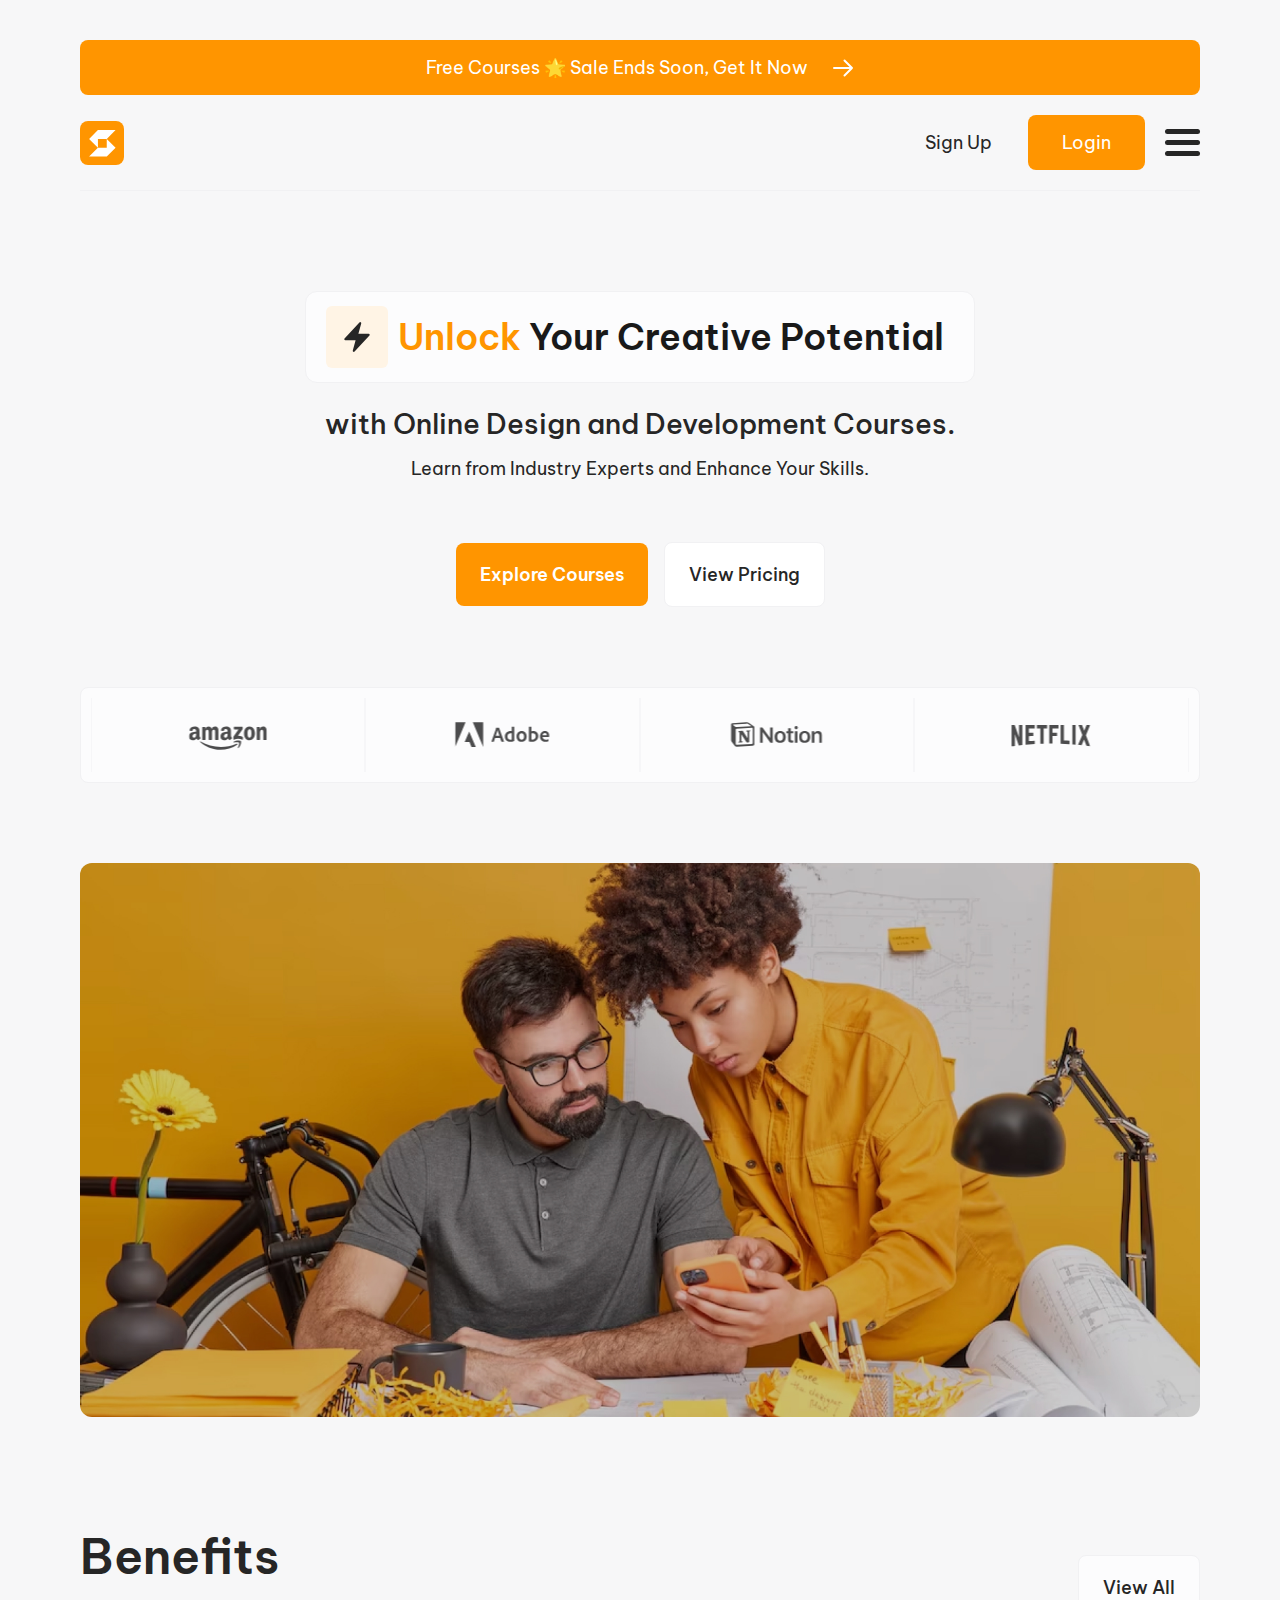
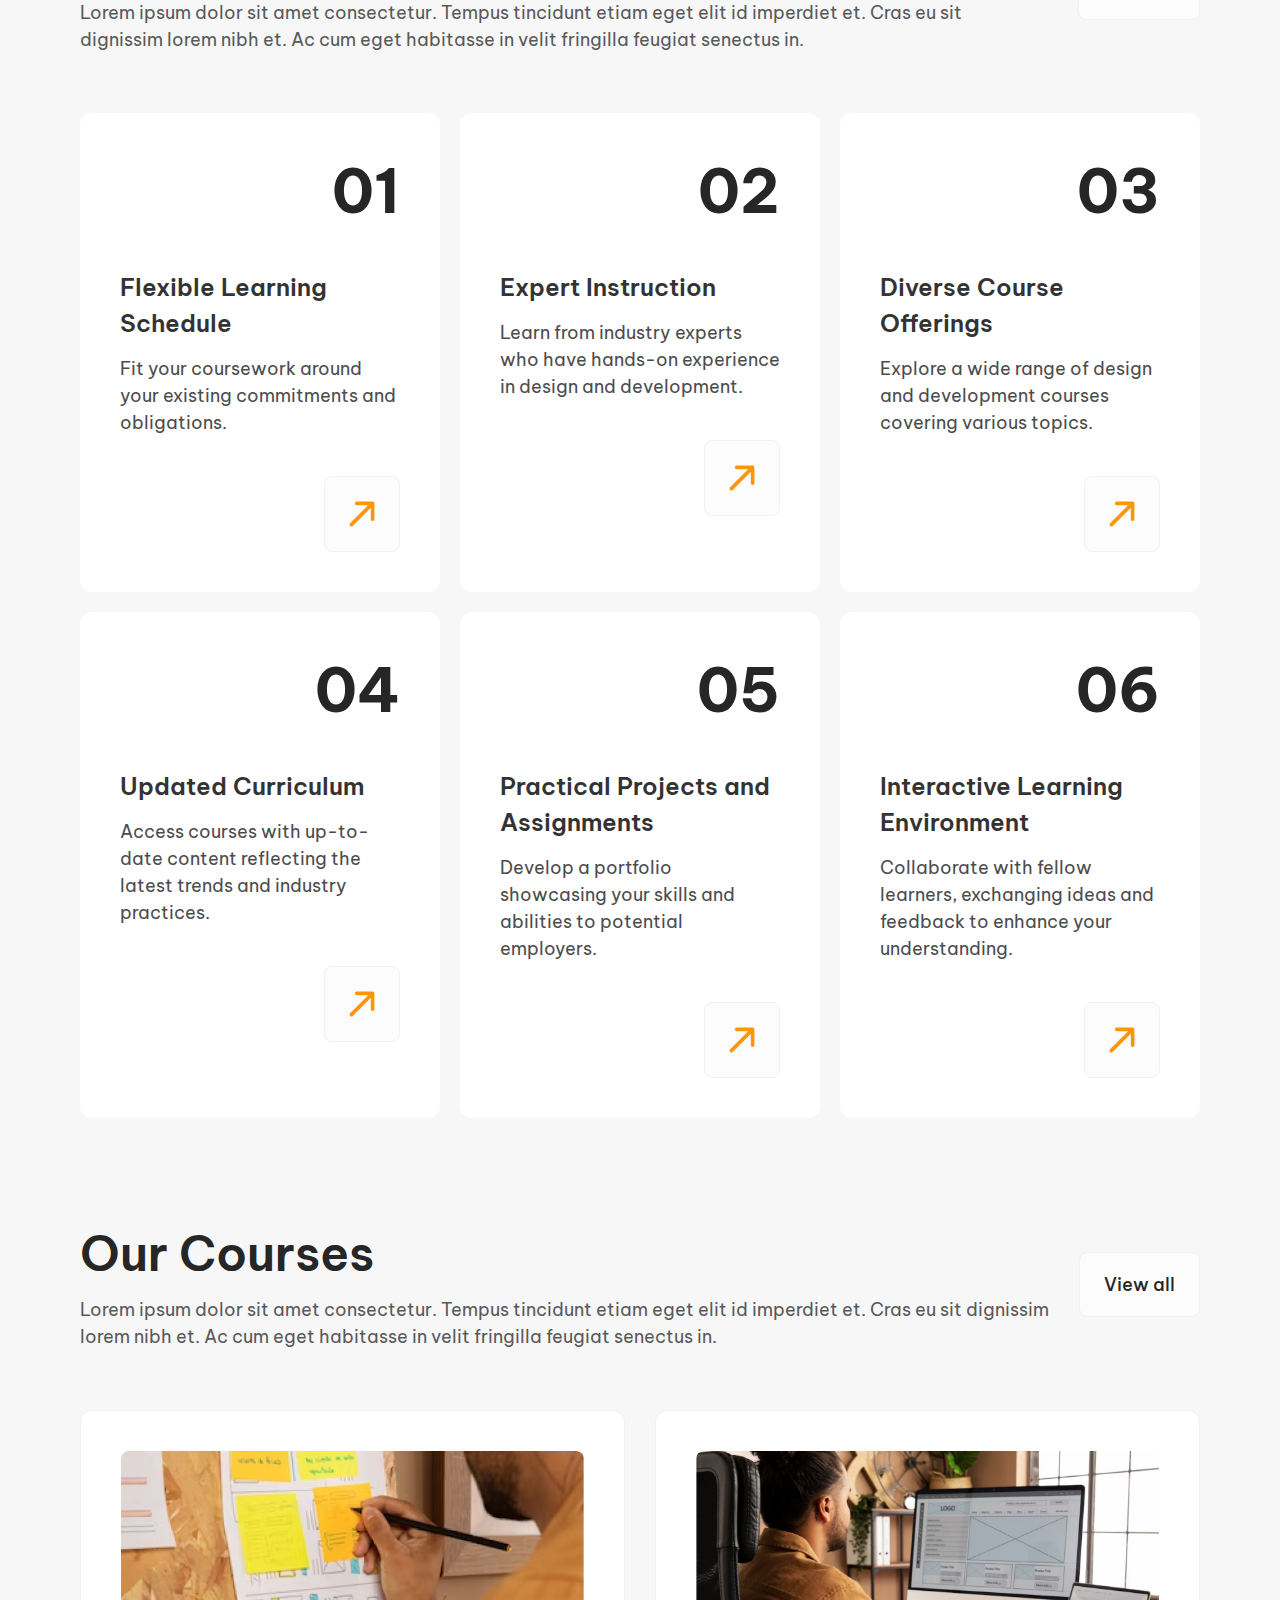
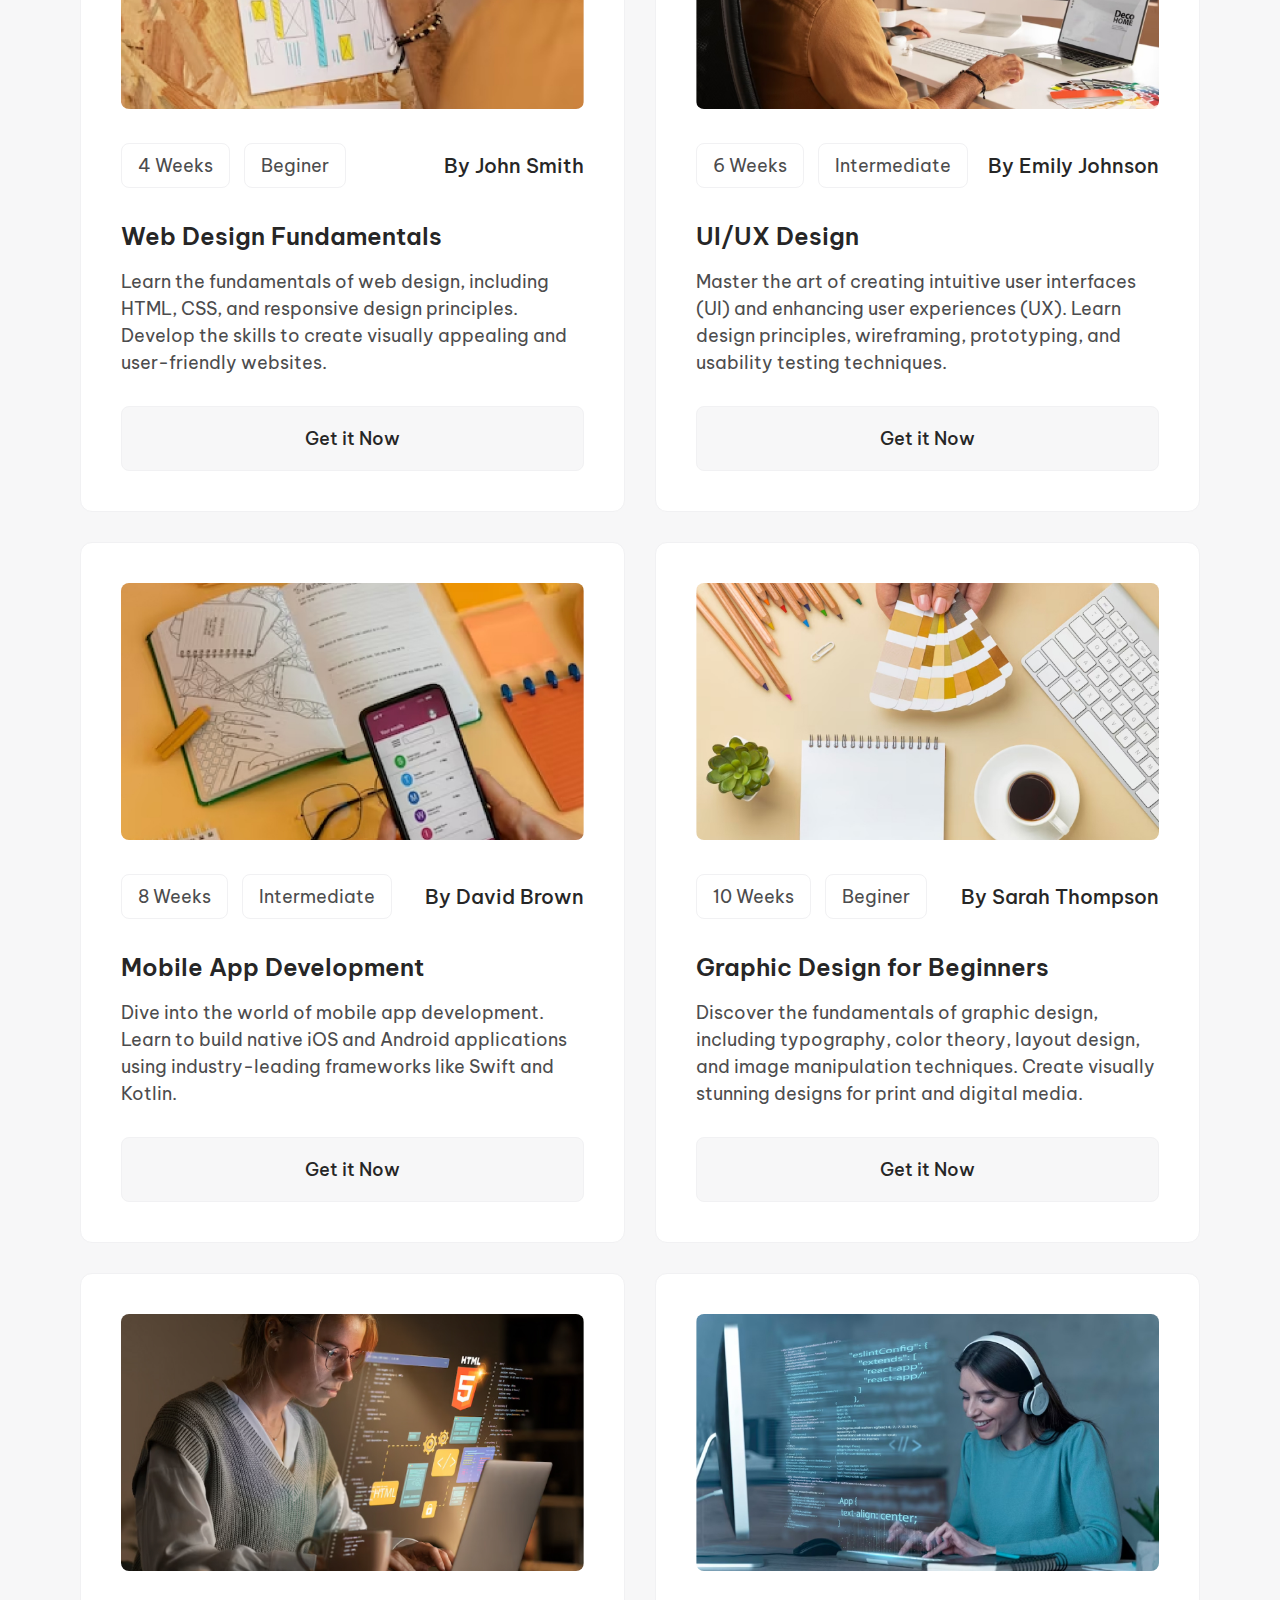
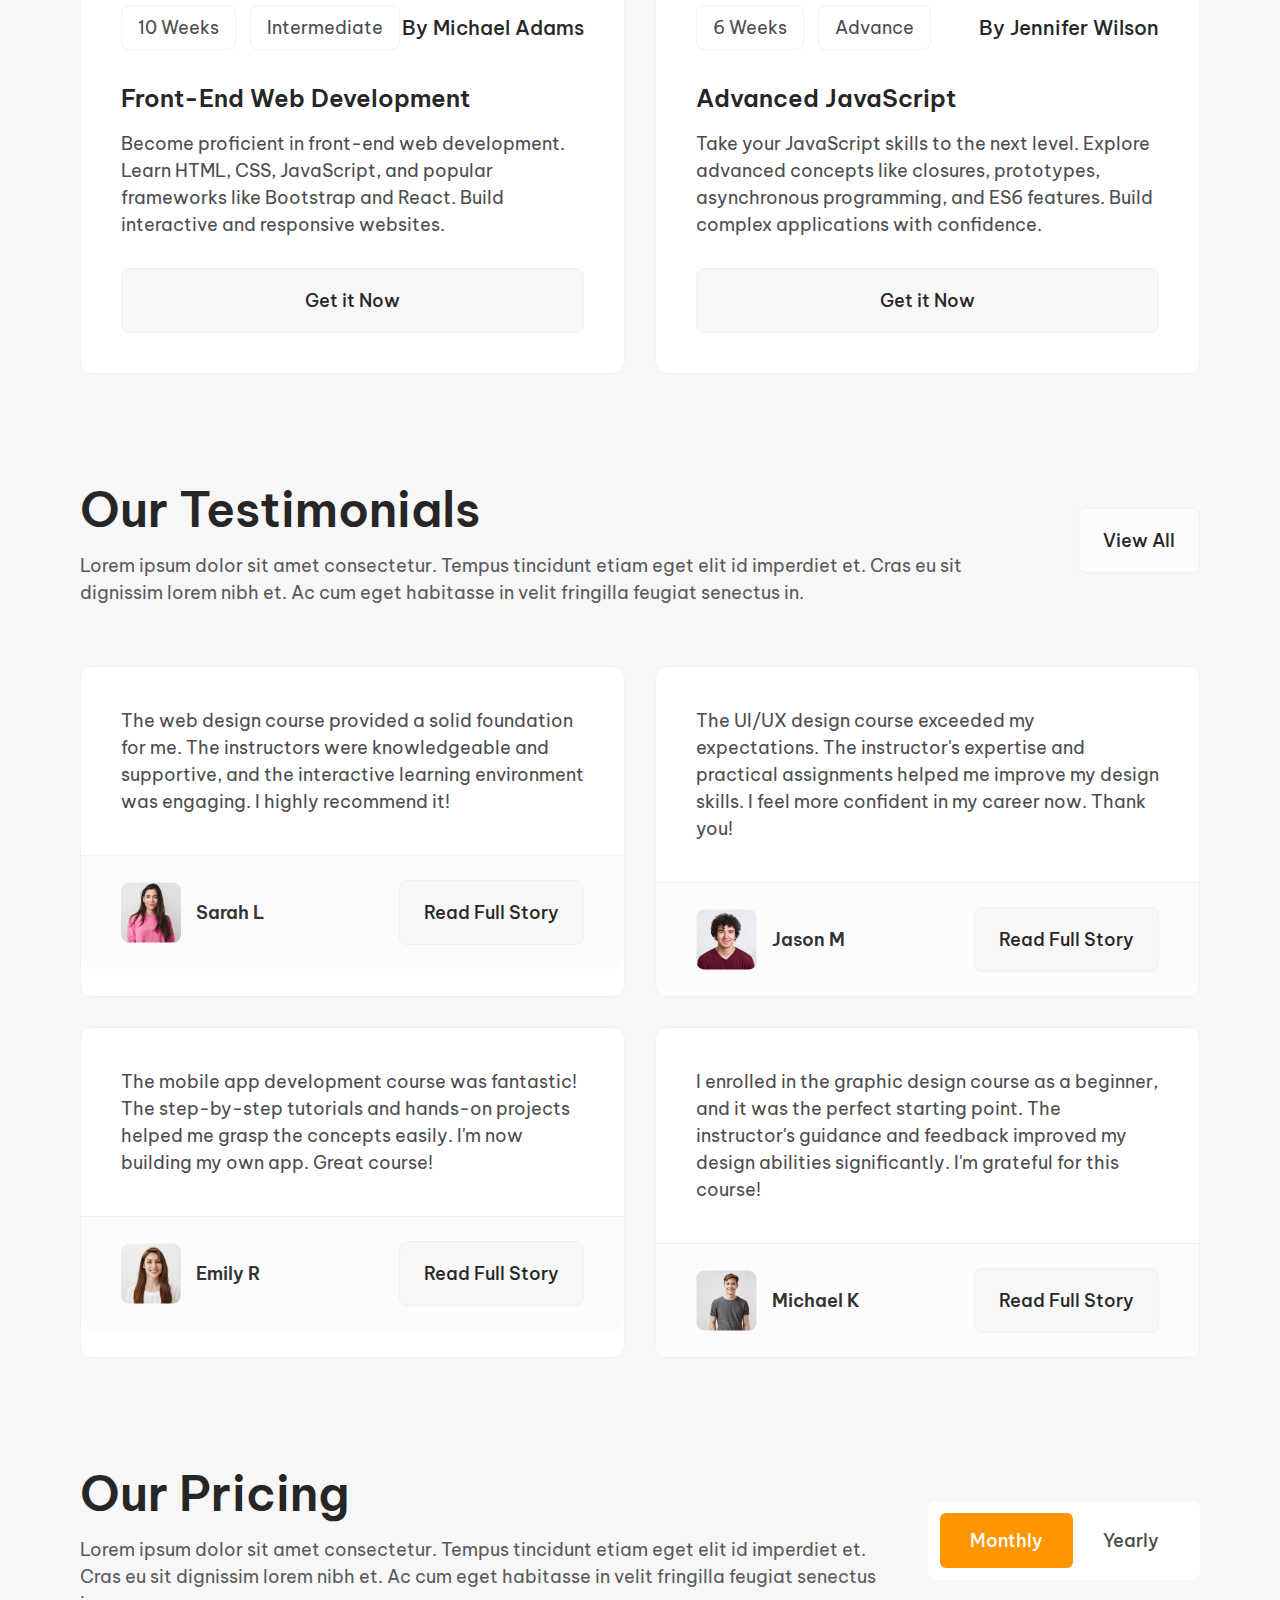
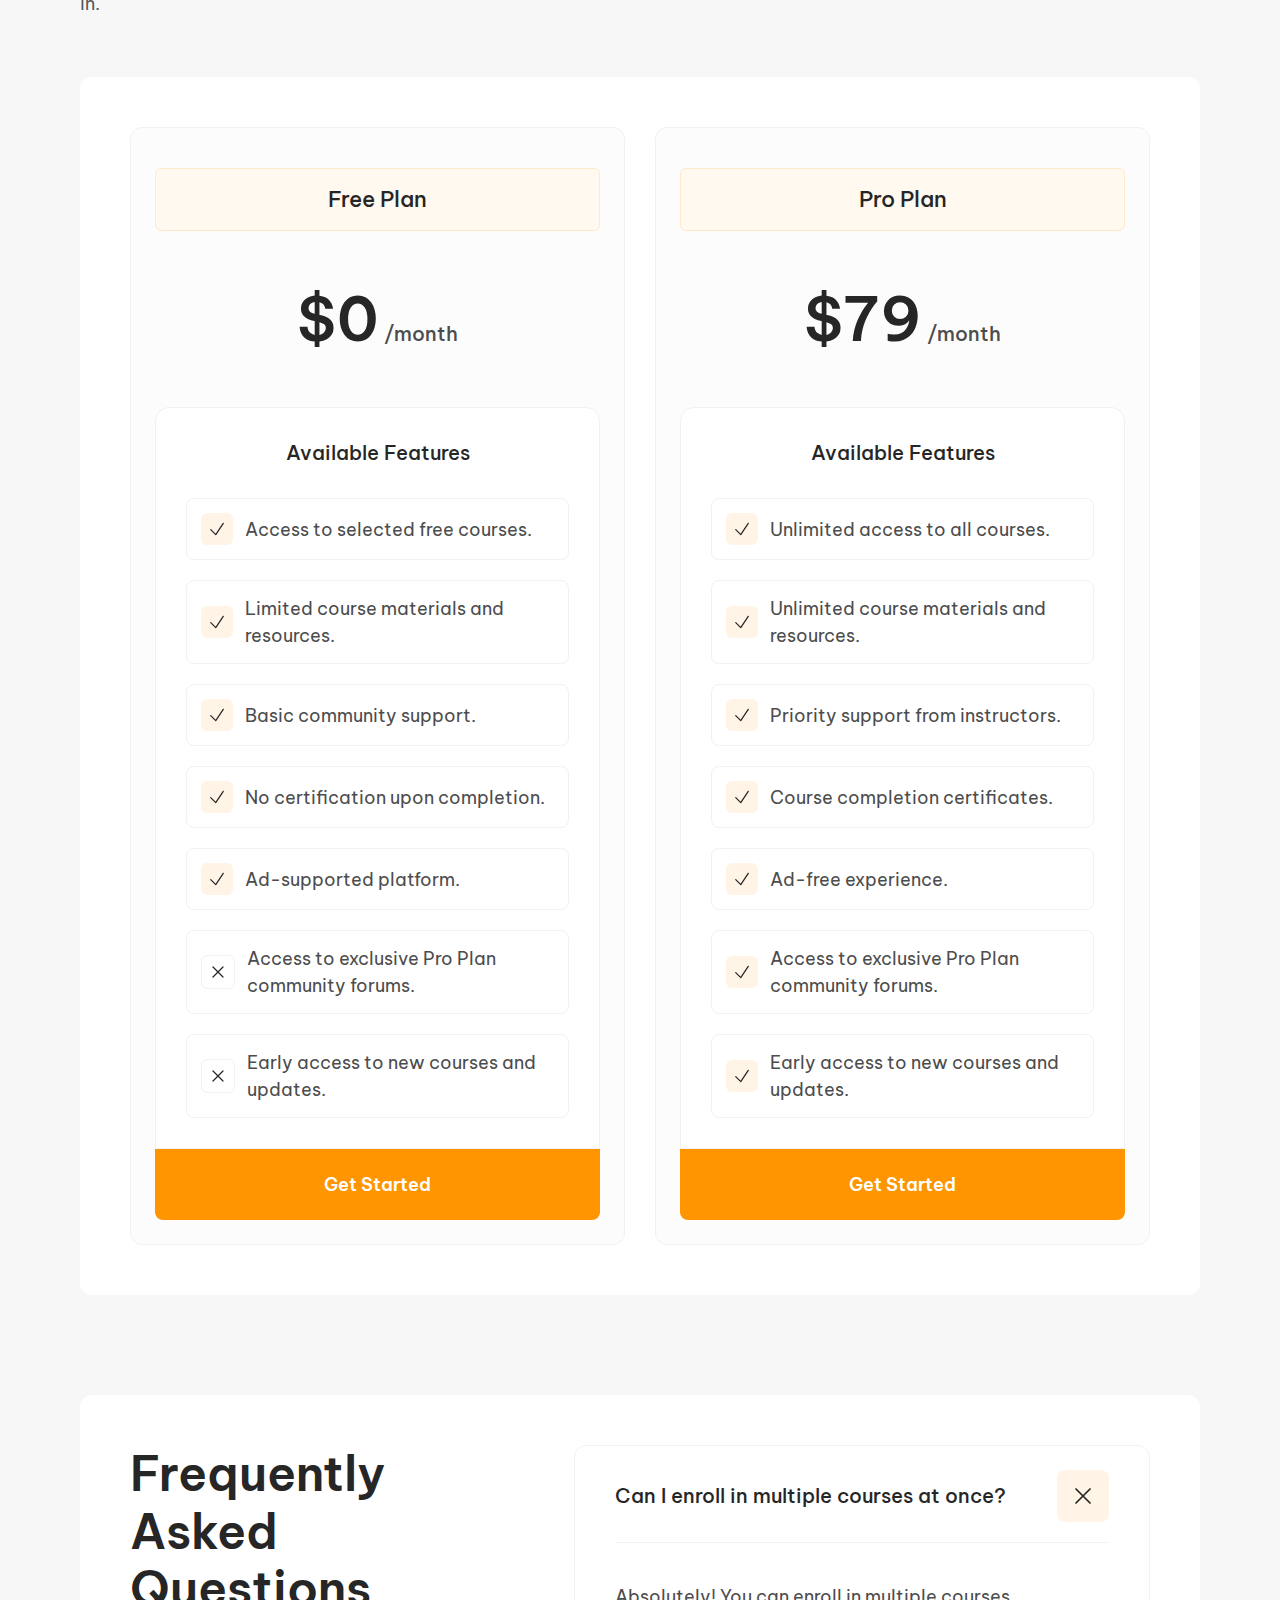
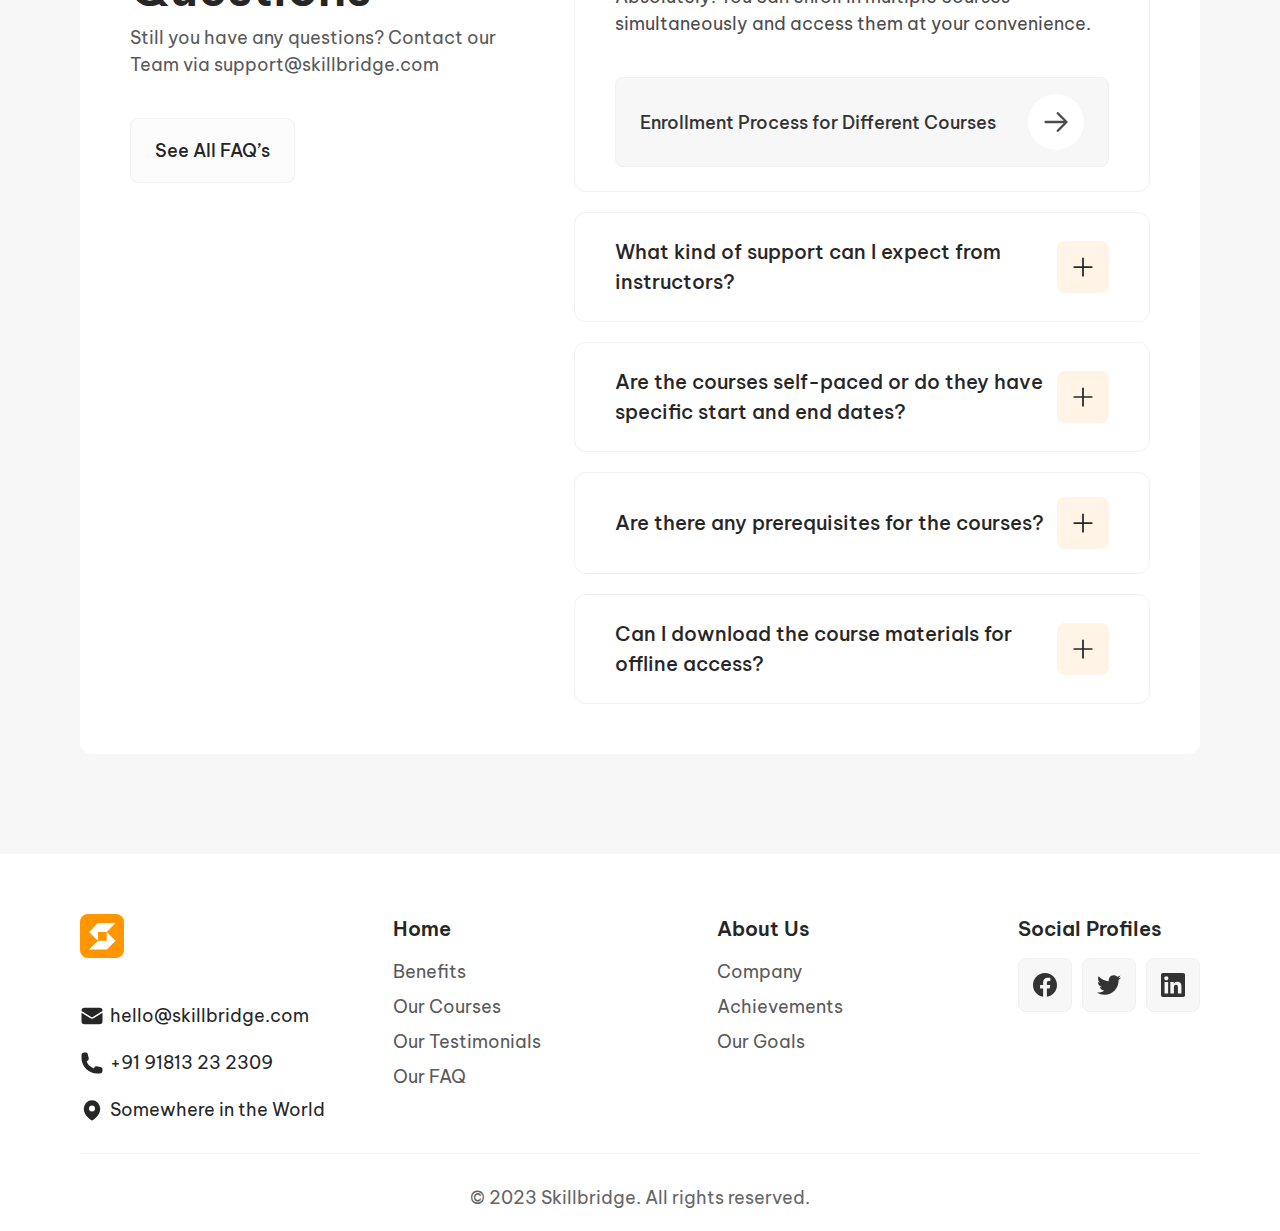
<file: index.html>
<!DOCTYPE html>
<html lang="en">
<head>
    <meta charset="UTF-8">
    <meta name="viewport" content="width=device-width, initial-scale=1.0">

    <!-- LINK FOR SPLIDE.JS -->
    <link rel="stylesheet" href="https://cdn.jsdelivr.net/npm/@splidejs/splide@4.1.4/dist/css/splide.min.css">

    <!-- LINK FOR FONT BE VIETNAM PRO -->
    <link rel="preconnect" href="https://fonts.googleapis.com">
    <link rel="preconnect" href="https://fonts.gstatic.com" crossorigin>
    <link href="https://fonts.googleapis.com/css2?family=Be+Vietnam+Pro:ital,wght@0,100;0,200;0,300;0,400;0,500;0,600;0,700;0,800;0,900;1,100;1,200;1,300;1,400;1,500;1,600;1,700;1,800;1,900&display=swap" rel="stylesheet">

    <link rel="shortcut icon" href="./img/icons/desktop-logo-skillbridge.svg">
    <link rel="stylesheet" href="style.css">
    <title>Skillbridge</title>
</head>
<body>
    <header>
        <div class="header-content">
            <!-- PROMO BAR -->
            <section class="announcement-bar" aria-label="Promotion">
                <a href="#" class="announcement-link">
                    <span class="promo-text">Free Courses &#127775 Sale Ends Soon, Get It Now</span>
                    <svg xmlns="http://www.w3.org/2000/svg" fill="none" viewBox="0 0 24 24" stroke-width="2" stroke="currentColor" class="announcement-icon">
                        <path stroke-linecap="round" stroke-linejoin="round" d="M13.5 4.5 21 12m0 0-7.5 7.5M21 12H3" />
                    </svg>
                </a>
            </section>

            <!-- NAV AND LOGO -->
            <div class="branding-nav">
                <div class="nav-actions">
                    <a href="index.html" class="nav-logo">
                        <!-- FOR DESKTOP -->
                        <img src="./img/icons/desktop-logo-skillbridge.svg" alt="Logo Skillbridge" class="desktop-logo">

                        <!-- FOR LAPTOP -->
                        <img src="./img/icons/laptop-logo-skillbridge.svg" alt="Logo Skillbridge" class="laptop-logo">

                        <!-- FOR MOBILE -->
                        <img src="./img/icons/mobile-logo-skillbridge.svg" alt="Logo Skillbridge" class="mobile-logo">
                    </a>

                    <nav class="main-nav">
                        <ul>
                            <li><a href="index.html">Home</a></li>
                            <li><a href="courses.html">Courses</a></li>
                            <li><a href="about.html">About us</a></li>
                            <li><a href="pricing.html">Pricing</a></li>
                            <li><a href="contact.html">Contact</a></li>
                        </ul>
                    </nav>
                </div>

                <div class="btns-container">
                    <div class="auth-buttons">
                        <a href="signup.html" class="auth-buttons__button auth-buttons__button--sign">Sign Up</a>
    
                        <a href="login.html" class="auth-buttons__button auth-buttons__button--login">Login</a>
                    </div>
    
                    <!--Hamburger button-->
                    <button class="hamburger">
                        <div class="bar"></div>
                    </button>
    
    
                    <!--Hamburger menu-->
                    <nav class="mobile-nav">
                        <ul>
                            <li><a href="index.html">Home</a></li>
                            <li><a href="courses.html">Courses</a></li>
                            <li><a href="about.html">About us</a></li>
                            <li><a href="pricing.html">Pricing</a></li>
                            <li><a href="contact.html">Contact</a></li>
                        </ul>
                    </nav>
                </div>
            </div>
        </div>
    </header>

    <!-- MAIN CONTENT -->
    <main>
        <div class="container">
            <!-- HERO SECTION -->
            <section>
                <div class="hero-content">
                    <header class="hero-header">
                        <div class="hero-title-wrapper">
                            <div class="hero-icon">
                                <svg xmlns="http://www.w3.org/2000/svg" viewBox="0 0 24 24" fill="currentColor" class="hero-icon-svg">
                                    <path fill-rule="evenodd" d="M14.615 1.595a.75.75 0 0 1 .359.852L12.982 9.75h7.268a.75.75 0 0 1 .548 1.262l-10.5 11.25a.75.75 0 0 1-1.272-.71l1.992-7.302H3.75a.75.75 0 0 1-.548-1.262l10.5-11.25a.75.75 0 0 1 .913-.143Z" clip-rule="evenodd" />
                                </svg>
                            </div>

                            <h1 class="hero-title"><span class="hero-title-span">Unlock</span> Your Creative Potential</h1>
                        </div>

                        <div class="hero-subtitle">
                            <h2>with Online Design and Development Courses.</h2>
                            <p>Learn from Industry Experts and Enhance Your Skills.</p>
                        </div>

                        <div class="hero-btns">
                            <a href="courses.html" class="hero-btn hero-btn--primary">Explore Courses</a>
                            <a href="pricing.html" class="hero-btn hero-btn--secondary">View Pricing</a>
                        </div>
                    </header>

                    <div class="hero-slider-wrapper">
                        <ul class="logos-desktop">
                            <li class="logo-desktop-container">
                                <img src="./img/loga/zapier.svg" alt="Logo Zapier" class="desktop-logo">
                            </li>

                            <li class="logo-desktop-container">
                                <img src="./img/loga/spotify.svg" alt="Logo Spotify" class="desktop-logo">
                            </li>

                            <li class="logo-desktop-container">
                                <img src="./img/loga/zoom.svg" alt="Logo Zoom" class="desktop-logo">
                            </li>

                            <li class="logo-desktop-container">
                                <img src="./img/loga/amazon.svg" alt="Logo Amazon" class="desktop-logo">
                            </li>

                            <li class="logo-desktop-container">
                                <img src="./img/loga/adobe.svg" alt="Logo Adobe" class="desktop-logo">
                            </li>

                            <li class="logo-desktop-container">
                                <img src="./img/loga/notion.svg" alt="Logo Notion" class="desktop-logo">
                            </li>

                            <li class="logo-desktop-container">
                                <img src="./img/loga/netflix.svg" alt="Logo Netflix" class="desktop-logo">
                            </li>
                        </ul>

                        <!-- SLIDER FOR MOBIL VERSION -->
                        <div class="logos-slider splide slider1" aria-label="Partner Logos">
                            <div class="splide__track">
                                <ul class="splide__list">
                                    <li class=" splide__slide logo-mobile-container">
                                        <img src="./img/loga/zapier.svg" alt="Logo Zapier" class="desktop-logo">
                                    </li>
        
                                    <li class=" splide__slide logo-mobile-container">
                                        <img src="./img/loga/spotify.svg" alt="Logo Spotify" class="desktop-logo">
                                    </li>
        
                                    <li class=" splide__slide logo-mobile-container">
                                        <img src="./img/loga/zoom.svg" alt="Logo Zoom" class="desktop-logo">
                                    </li>
        
                                    <li class="splide__slide logo-mobile-container">
                                        <img src="./img/loga/amazon.svg" alt="Logo Amazon" class="desktop-logo">
                                    </li>
        
                                    <li class="splide__slide logo-mobile-container">
                                        <img src="./img/loga/adobe.svg" alt="Logo Adobe" class="desktop-logo">
                                    </li>
        
                                    <li class="splide__slide logo-mobile-container">
                                        <img src="./img/loga/notion.svg" alt="Logo Notion" class="desktop-logo">
                                    </li>
        
                                    <li class="splide__slide logo-mobile-container">
                                        <img src="./img/loga/netflix.svg" alt="Logo Netflix" class="desktop-logo">
                                    </li>
                                </ul>
                            </div>
                        </div>
                    </div>

                    <img src="./img/home-page/hero-img.jpg" alt="Hero Image" class="hero-image">
                </div>
            </section>

            <!-- BENEFITS SECTION -->
            <section>
                <div class="benefits-section">
                    <header class="benefits-header">
                        <div>
                            <h2>Benefits</h2>
                            <p>Lorem ipsum dolor sit amet consectetur. Tempus tincidunt etiam eget elit id imperdiet et. Cras eu sit dignissim lorem nibh et. Ac cum eget habitasse in velit fringilla feugiat senectus in.</p>
                        </div>

                        <a href="#" class="benefits-btn">View All</a>
                    </header>

                    <div class="benefits-list">
                        <div class="benefit-card">
                            <p class="benefit-number">01</p>

                            <div class="benefit-content">
                                <h3>Flexible Learning Schedule</h3>
                                <p>Fit your coursework around your existing commitments and obligations.</p>
                            </div>

                            <a href="#" class="benefit-icon">
                                <svg xmlns="http://www.w3.org/2000/svg" fill="none" viewBox="0 0 24 24" stroke-width="2.5" stroke="currentColor" class="benefit-icon-svg">
                                    <path stroke-linecap="round" stroke-linejoin="round" d="m4.5 19.5 15-15m0 0H8.25m11.25 0v11.25" />
                                </svg>
                            </a>
                        </div>

                        <div class="benefit-card">
                            <p class="benefit-number">02</p>

                            <div class="benefit-content">
                                <h3>Expert Instruction</h3>
                                <p>Learn from industry experts who have hands-on experience in design and development.</p>
                            </div>

                            <a href="#" class="benefit-icon">
                                <svg xmlns="http://www.w3.org/2000/svg" fill="none" viewBox="0 0 24 24" stroke-width="2.5" stroke="currentColor" class="benefit-icon-svg">
                                    <path stroke-linecap="round" stroke-linejoin="round" d="m4.5 19.5 15-15m0 0H8.25m11.25 0v11.25" />
                                </svg>
                            </a>
                        </div>

                        <div class="benefit-card">
                            <p class="benefit-number">03</p>

                            <div class="benefit-content">
                                <h3>Diverse Course Offerings</h3>
                                <p>Explore a wide range of design and development courses covering various topics.</p>
                            </div>

                            <a href="#" class="benefit-icon">
                                <svg xmlns="http://www.w3.org/2000/svg" fill="none" viewBox="0 0 24 24" stroke-width="2.5" stroke="currentColor" class="benefit-icon-svg">
                                    <path stroke-linecap="round" stroke-linejoin="round" d="m4.5 19.5 15-15m0 0H8.25m11.25 0v11.25" />
                                </svg>
                            </a>
                        </div>

                        <div class="benefit-card">
                            <p class="benefit-number">04</p>

                            <div class="benefit-content">
                                <h3>Updated Curriculum</h3>
                                <p>Access courses with up-to-date content reflecting the latest trends and industry practices.</p>
                            </div>

                            <a href="#" class="benefit-icon">
                                <svg xmlns="http://www.w3.org/2000/svg" fill="none" viewBox="0 0 24 24" stroke-width="2.5" stroke="currentColor" class="benefit-icon-svg">
                                    <path stroke-linecap="round" stroke-linejoin="round" d="m4.5 19.5 15-15m0 0H8.25m11.25 0v11.25" />
                                </svg>
                            </a>
                        </div>

                        <div class="benefit-card">
                            <p class="benefit-number">05</p>

                            <div class="benefit-content">
                                <h3>Practical Projects and Assignments</h3>
                                <p>Develop a portfolio showcasing your skills and abilities to potential employers.</p>
                            </div>

                            <a href="#" class="benefit-icon">
                                <svg xmlns="http://www.w3.org/2000/svg" fill="none" viewBox="0 0 24 24" stroke-width="2.5" stroke="currentColor" class="benefit-icon-svg">
                                    <path stroke-linecap="round" stroke-linejoin="round" d="m4.5 19.5 15-15m0 0H8.25m11.25 0v11.25" />
                                </svg>
                            </a>
                        </div>

                        <div class="benefit-card">
                            <p class="benefit-number">06</p>

                            <div class="benefit-content">
                                <h3>Interactive Learning Environment</h3>
                                <p>Collaborate with fellow learners, exchanging ideas and feedback to enhance your understanding.</p>
                            </div>

                            <a href="#" class="benefit-icon">
                                <svg xmlns="http://www.w3.org/2000/svg" fill="none" viewBox="0 0 24 24" stroke-width="2.5" stroke="currentColor" class="benefit-icon-svg">
                                    <path stroke-linecap="round" stroke-linejoin="round" d="m4.5 19.5 15-15m0 0H8.25m11.25 0v11.25" />
                                </svg>
                            </a>
                        </div>
                    </div>
                </div>
            </section>

            <!-- OUR COURSES SECTION -->
            <section>
                <div class="section-courses">
                    <header class="header-courses">
                        <div>
                            <h2>Our Courses</h2>
                            <p>Lorem ipsum dolor sit amet consectetur. Tempus tincidunt etiam eget elit id imperdiet et. Cras eu sit dignissim lorem nibh et. Ac cum eget habitasse in velit fringilla feugiat senectus in.</p>
                        </div>

                        <a href="courses.html" class="courses-btn">View all</a>
                    </header>

                    <div class="courses-list">
                        <article class="course-card">
                            <img src="./img/home-page/courses01.jpg" alt="Image 1" class="course-image">
                            <div class="course-info">
                                <div class="course-details">
                                    <span class="course-duration">4 Weeks</span>
                                    <span>Beginer</span>
                                </div>
    
                                <div class="course-instructor">
                                    <span>By John Smith</span>
                                </div>
                            </div>

                            <div class="course-description">
                                <h3>Web Design Fundamentals</h3>
                                <p>Learn the fundamentals of web design, including HTML, CSS, and responsive design principles. Develop the skills to create visually appealing and user-friendly websites.</p>
                            </div>

                            <a href="web-design.html" class="course-link">Get it Now</a>
                        </article>

                        <article class="course-card">
                            <img src="./img/home-page/courses02.jpg" alt="Image 2" class="course-image">
                            <div class="course-info">
                                <div class="course-details">
                                    <span class="course-duration">6 Weeks</span>
                                    <span>Intermediate</span>
                                </div>
    
                                <div class="course-instructor">
                                    <span>By Emily Johnson</span>
                                </div>
                            </div>

                            <div class="course-description">
                                <h3>UI/UX Design</h3>
                                <p>Master the art of creating intuitive user interfaces (UI) and enhancing user experiences (UX). Learn design principles, wireframing, prototyping, and usability testing techniques.</p>
                            </div>

                            <a href="ui-ux.html" class="course-link">Get it Now</a>
                        </article>

                        <article class="course-card">
                            <img src="./img/home-page/courses03.jpg" alt="Image 1" class="course-image">
                            <div class="course-info">
                                <div class="course-details">
                                    <span class="course-duration">8 Weeks</span>
                                    <span>Intermediate</span>
                                </div>
    
                                <div class="course-instructor">
                                    <span>By David Brown</span>
                                </div>
                            </div>

                            <div class="course-description">
                                <h3>Mobile App Development</h3>
                                <p>Dive into the world of mobile app development. Learn to build native iOS and Android applications using industry-leading frameworks like Swift and Kotlin.</p>
                            </div>

                            <a href="mobile-app.html" class="course-link">Get it Now</a>
                        </article>

                        <article class="course-card">
                            <img src="./img/home-page/courses04.jpg" alt="Image 1" class="course-image">
                            <div class="course-info">
                                <div class="course-details">
                                    <span class="course-duration">10 Weeks</span>
                                    <span>Beginer</span>
                                </div>
    
                                <div class="course-instructor">
                                    <span>By Sarah Thompson</span>
                                </div>
                            </div>

                            <div class="course-description">
                                <h3>Graphic Design for Beginners</h3>
                                <p>Discover the fundamentals of graphic design, including typography, color theory, layout design, and image manipulation techniques. Create visually stunning designs for print and digital media.</p>
                            </div>

                            <a href="graphic-design.html" class="course-link">Get it Now</a>
                        </article>

                        <article class="course-card">
                            <img src="./img/home-page/courses05.jpg" alt="Image 1" class="course-image">
                            <div class="course-info">
                                <div class="course-details">
                                    <span class="course-duration">10 Weeks</span>
                                    <span>Intermediate</span>
                                </div>
    
                                <div class="course-instructor">
                                    <span>By Michael Adams</span>
                                </div>
                            </div>

                            <div class="course-description">
                                <h3>Front-End Web Development</h3>
                                <p>Become proficient in front-end web development. Learn HTML, CSS, JavaScript, and popular frameworks like Bootstrap and React. Build interactive and responsive websites.</p>
                            </div>

                            <a href="frontend-web.html" class="course-link">Get it Now</a>
                        </article>

                        <article class="course-card">
                            <img src="./img/home-page/courses06.jpg" alt="Image 1" class="course-image">
                            <div class="course-info">
                                <div class="course-details">
                                    <span class="course-duration">6 Weeks</span>
                                    <span>Advance</span>
                                </div>
    
                                <div class="course-instructor">
                                    <span>By Jennifer Wilson</span>
                                </div>
                            </div>

                            <div class="course-description">
                                <h3>Advanced JavaScript</h3>
                                <p>Take your JavaScript skills to the next level. Explore advanced concepts like closures, prototypes, asynchronous programming, and ES6 features. Build complex applications with confidence.</p>
                            </div>

                            <a href="advanced-js.html" class="course-link">Get it Now</a>
                        </article>
                    </div>
                </div>
            </section>

            <!-- OUR TESTIMONIALS SECTION -->
            <section>
                <div class="section-testimonials">
                    <header class="header-testimonials">
                        <div>
                            <h2>Our Testimonials</h2>
                            <p>Lorem ipsum dolor sit amet consectetur. Tempus tincidunt etiam eget elit id imperdiet et. Cras eu sit dignissim lorem nibh et. Ac cum eget habitasse in velit fringilla feugiat senectus in.</p>
                        </div>

                        <a href="#" class="testimonials-btn">View All</a>
                    </header>

                    <div class="testimonials-list">
                        <article class="testimonial-card">
                            <blockquote class="testimonial-quote">
                                <p>The web design course provided a solid foundation for me. The instructors were knowledgeable and supportive, and the interactive learning environment was engaging. I highly recommend it!</p>
                            </blockquote>

                            <div class="testimonial-author-info">
                                <div class="testimonial-meta">
                                    <img src="./img/home-page/testimonial01.jpg" alt="Image 1" class="testimonial-avatar">
                                    <p class="testimonial-author">Sarah L</p>
                                </div>
    
                                <a href="#" class="btn-read-more">Read Full Story</a>
                            </div>
                        </article>

                        <article class="testimonial-card">
                            <blockquote class="testimonial-quote">
                                <p>The UI/UX design course exceeded my expectations. The instructor's expertise and practical assignments helped me improve my design skills. I feel more confident in my career now. Thank you!</p>
                            </blockquote>

                            <div class="testimonial-author-info">
                                <div class="testimonial-meta">
                                    <img src="./img/home-page/testimonial02.jpg" alt="Image 2" class="testimonial-avatar">
                                    <p class="testimonial-author">Jason M</p>
                                </div>
    
                                <a href="#" class="btn-read-more">Read Full Story</a>
                            </div>
                        </article>

                        <article class="testimonial-card">
                            <blockquote class="testimonial-quote">
                                <p>The mobile app development course was fantastic! The step-by-step tutorials and hands-on projects helped me grasp the concepts easily. I'm now building my own app. Great course!</p>
                            </blockquote>

                            <div class="testimonial-author-info">
                                <div class="testimonial-meta">
                                    <img src="./img/home-page/testimonial03.jpg" alt="Image 3" class="testimonial-avatar">
                                    <p class="testimonial-author">Emily R</p>
                                </div>
    
                                <a href="#" class="btn-read-more">Read Full Story</a>
                            </div>
                        </article>

                        <article class="testimonial-card">
                            <blockquote class="testimonial-quote">
                                <p>I enrolled in the graphic design course as a beginner, and it was the perfect starting point. The instructor's guidance and feedback improved my design abilities significantly. I'm grateful for this course!</p>
                            </blockquote>

                            <div class="testimonial-author-info">
                                <div class="testimonial-meta">
                                    <img src="./img/home-page/testimonial04.jpg" alt="Image 4" class="testimonial-avatar">
                                    <p class="testimonial-author">Michael K</p>
                                </div>
    
                                <a href="#" class="btn-read-more">Read Full Story</a>
                            </div>
                        </article>
                    </div>
                </div>
            </section>

            <!-- OUR PRICING SECTION -->
            <section>
                <div class="section-pricing">
                    <header class="header-pricing">
                        <h2>Our Pricing</h2>
                        <p>Lorem ipsum dolor sit amet consectetur. Tempus tincidunt etiam eget elit id imperdiet et. Cras eu sit dignissim lorem nibh et. Ac cum eget habitasse in velit fringilla feugiat senectus in.</p>
                    </header>

                    <div class="pricing-tabs js-tabs">
                        <ul class="tabs-list">
                            <li data-tab-target="#monthly" class="active tab">Monthly</li>
                            <li data-tab-target="#yearly" class="tab">Yearly</li>
                        </ul>

                        <div class="tabs-content">
                            <div id="monthly" data-tab-content class="active">
                                <div class="plans-wrapper">
                                    <div class="plan-card">
                                        <div class="plan-header">
                                            <h3>Free Plan</h3>
                                        </div>
                                        
                                        <p class="plan-price"><span class="plan-price-span">$0</span> /month</p>

                                        <ul class="plan-features">
                                            <h4 class="features-heading">Available Features</h4>
                                            <li class="feature-item">
                                                <div class="feature-content">
                                                    <div class="feature-icon">
                                                        <svg aria-hidden="true" xmlns="http://www.w3.org/2000/svg" fill="none" viewBox="0 0 24 24" stroke-width="1.5" stroke="currentColor" class="feature-icon-svg">
                                                            <path stroke-linecap="round" stroke-linejoin="round" d="m4.5 12.75 6 6 9-13.5" />
                                                        </svg>
                                                    </div>
    
                                                    <p class="feature-text">Access to selected free courses.</p>
                                                </div>
                                            </li>

                                            <li class="feature-item">
                                                <div class="feature-content">
                                                    <div class="feature-icon">
                                                        <svg aria-hidden="true" xmlns="http://www.w3.org/2000/svg" fill="none" viewBox="0 0 24 24" stroke-width="1.5" stroke="currentColor" class="feature-icon-svg">
                                                            <path stroke-linecap="round" stroke-linejoin="round" d="m4.5 12.75 6 6 9-13.5" />
                                                        </svg>
                                                    </div>
    
                                                    <p class="feature-text">Limited course materials and resources.</p>
                                                </div>
                                            </li>

                                            <li class="feature-item">
                                                <div class="feature-content">
                                                    <div class="feature-icon">
                                                        <svg aria-hidden="true" xmlns="http://www.w3.org/2000/svg" fill="none" viewBox="0 0 24 24" stroke-width="1.5" stroke="currentColor" class="feature-icon-svg">
                                                            <path stroke-linecap="round" stroke-linejoin="round" d="m4.5 12.75 6 6 9-13.5" />
                                                        </svg>
                                                    </div>
    
                                                    <p class="feature-text">Basic community support.</p>
                                                </div>
                                            </li>

                                            <li class="feature-item">
                                                <div class="feature-content">
                                                    <div class="feature-icon">
                                                        <svg aria-hidden="true" xmlns="http://www.w3.org/2000/svg" fill="none" viewBox="0 0 24 24" stroke-width="1.5" stroke="currentColor" class="feature-icon-svg">
                                                            <path stroke-linecap="round" stroke-linejoin="round" d="m4.5 12.75 6 6 9-13.5" />
                                                        </svg>
                                                    </div>
    
                                                    <p class="feature-text">No certification upon completion.</p>
                                                </div>
                                            </li>

                                            <li class="feature-item">
                                                <div class="feature-content">
                                                    <div class="feature-icon">
                                                        <svg aria-hidden="true" xmlns="http://www.w3.org/2000/svg" fill="none" viewBox="0 0 24 24" stroke-width="1.5" stroke="currentColor" class="feature-icon-svg">
                                                            <path stroke-linecap="round" stroke-linejoin="round" d="m4.5 12.75 6 6 9-13.5" />
                                                        </svg>
                                                    </div>
    
                                                    <p class="feature-text">Ad-supported platform.</p>
                                                </div>
                                            </li>

                                            <li class="feature-item">
                                                <div class="feature-content">
                                                    <div class="feature-icon feature-icon-x">
                                                        <svg aria-hidden="true" xmlns="http://www.w3.org/2000/svg" fill="none" viewBox="0 0 24 24" stroke-width="1.5" stroke="currentColor" class="feature-icon-svg">
                                                            <path stroke-linecap="round" stroke-linejoin="round" d="M6 18 18 6M6 6l12 12" />
                                                        </svg>
                                                    </div>
    
                                                    <p class="feature-text">Access to exclusive Pro Plan community forums.</p>
                                                </div>
                                            </li>

                                            <li class="feature-item">
                                                <div class="feature-content">
                                                    <div class="feature-icon feature-icon-x">
                                                        <svg aria-hidden="true" xmlns="http://www.w3.org/2000/svg" fill="none" viewBox="0 0 24 24" stroke-width="1.5" stroke="currentColor" class="feature-icon-svg">
                                                            <path stroke-linecap="round" stroke-linejoin="round" d="M6 18 18 6M6 6l12 12" />
                                                        </svg>
                                                    </div>
    
                                                    <p class="feature-text">Early access to new courses and updates.</p>
                                                </div>
                                            </li>
                                        </ul>

                                        <a href="#" class="plan-btn">Get Started</a>
                                    </div>

                                    <div class="plan-card">
                                        <div class="plan-header">
                                            <h3>Pro Plan</h3>
                                        </div>
                                        
                                        <p class="plan-price"><span class="plan-price-span">$79</span> /month</p>

                                        <ul class="plan-features">
                                            <h4 class="features-heading">Available Features</h4>
                                            <li class="feature-item">
                                                <div class="feature-content">
                                                    <div class="feature-icon">
                                                        <svg aria-hidden="true" xmlns="http://www.w3.org/2000/svg" fill="none" viewBox="0 0 24 24" stroke-width="1.5" stroke="currentColor" class="feature-icon-svg">
                                                            <path stroke-linecap="round" stroke-linejoin="round" d="m4.5 12.75 6 6 9-13.5" />
                                                        </svg>
                                                    </div>
    
                                                    <p class="feature-text">Unlimited access to all courses.</p>
                                                </div>
                                            </li>

                                            <li class="feature-item">
                                                <div class="feature-content">
                                                    <div class="feature-icon">
                                                        <svg aria-hidden="true" xmlns="http://www.w3.org/2000/svg" fill="none" viewBox="0 0 24 24" stroke-width="1.5" stroke="currentColor" class="feature-icon-svg">
                                                            <path stroke-linecap="round" stroke-linejoin="round" d="m4.5 12.75 6 6 9-13.5" />
                                                        </svg>
                                                    </div>
    
                                                    <p class="feature-text">Unlimited course materials and resources.</p>
                                                </div>
                                            </li>

                                            <li class="feature-item">
                                                <div class="feature-content">
                                                    <div class="feature-icon">
                                                        <svg aria-hidden="true" xmlns="http://www.w3.org/2000/svg" fill="none" viewBox="0 0 24 24" stroke-width="1.5" stroke="currentColor" class="feature-icon-svg">
                                                            <path stroke-linecap="round" stroke-linejoin="round" d="m4.5 12.75 6 6 9-13.5" />
                                                        </svg>
                                                    </div>
    
                                                    <p class="feature-text">Priority support from instructors.</p>
                                                </div>
                                            </li>

                                            <li class="feature-item">
                                                <div class="feature-content">
                                                    <div class="feature-icon">
                                                        <svg aria-hidden="true" xmlns="http://www.w3.org/2000/svg" fill="none" viewBox="0 0 24 24" stroke-width="1.5" stroke="currentColor" class="feature-icon-svg">
                                                            <path stroke-linecap="round" stroke-linejoin="round" d="m4.5 12.75 6 6 9-13.5" />
                                                        </svg>
                                                    </div>
    
                                                    <p class="feature-text">Course completion certificates.</p>
                                                </div>
                                            </li>

                                            <li class="feature-item">
                                                <div class="feature-content">
                                                    <div class="feature-icon">
                                                        <svg aria-hidden="true" xmlns="http://www.w3.org/2000/svg" fill="none" viewBox="0 0 24 24" stroke-width="1.5" stroke="currentColor" class="feature-icon-svg">
                                                            <path stroke-linecap="round" stroke-linejoin="round" d="m4.5 12.75 6 6 9-13.5" />
                                                        </svg>
                                                    </div>
    
                                                    <p class="feature-text">Ad-free experience.</p>
                                                </div>
                                            </li>

                                            <li class="feature-item">
                                                <div class="feature-content">
                                                    <div class="feature-icon">
                                                        <svg aria-hidden="true" xmlns="http://www.w3.org/2000/svg" fill="none" viewBox="0 0 24 24" stroke-width="1.5" stroke="currentColor" class="feature-icon-svg">
                                                            <path stroke-linecap="round" stroke-linejoin="round" d="m4.5 12.75 6 6 9-13.5" />
                                                        </svg>
                                                    </div>
    
                                                    <p class="feature-text">Access to exclusive Pro Plan community forums.</p>
                                                </div>
                                            </li>

                                            <li class="feature-item">
                                                <div class="feature-content">
                                                    <div class="feature-icon">
                                                        <svg aria-hidden="true" xmlns="http://www.w3.org/2000/svg" fill="none" viewBox="0 0 24 24" stroke-width="1.5" stroke="currentColor" class="feature-icon-svg">
                                                            <path stroke-linecap="round" stroke-linejoin="round" d="m4.5 12.75 6 6 9-13.5" />
                                                        </svg>
                                                    </div>
    
                                                    <p class="feature-text">Early access to new courses and updates.</p>
                                                </div>
                                            </li>
                                        </ul>

                                        <a href="#" class="plan-btn">Get Started</a>
                                    </div>
                                </div>
                            </div>

                            <div id="yearly" data-tab-content>
                                <div class="plans-wrapper">
                                    <div class="plan-card">
                                        <div class="plan-header">
                                            <h3>Free Plan</h3>
                                        </div>
                                        
                                        <p class="plan-price"><span class="plan-price-span">$0</span> /month</p>

                                        <ul class="plan-features">
                                            <h4 class="features-heading">Available Features</h4>
                                            <li class="feature-item">
                                                <div class="feature-content">
                                                    <div class="feature-icon">
                                                        <svg aria-hidden="true" xmlns="http://www.w3.org/2000/svg" fill="none" viewBox="0 0 24 24" stroke-width="1.5" stroke="currentColor" class="feature-icon-svg">
                                                            <path stroke-linecap="round" stroke-linejoin="round" d="m4.5 12.75 6 6 9-13.5" />
                                                        </svg>
                                                    </div>
    
                                                    <p class="feature-text">Access to selected free courses.</p>
                                                </div>
                                            </li>

                                            <li class="feature-item">
                                                <div class="feature-content">
                                                    <div class="feature-icon">
                                                        <svg aria-hidden="true" xmlns="http://www.w3.org/2000/svg" fill="none" viewBox="0 0 24 24" stroke-width="1.5" stroke="currentColor" class="feature-icon-svg">
                                                            <path stroke-linecap="round" stroke-linejoin="round" d="m4.5 12.75 6 6 9-13.5" />
                                                        </svg>
                                                    </div>
    
                                                    <p class="feature-text">Limited course materials and resources.</p>
                                                </div>
                                            </li>

                                            <li class="feature-item">
                                                <div class="feature-content">
                                                    <div class="feature-icon">
                                                        <svg aria-hidden="true" xmlns="http://www.w3.org/2000/svg" fill="none" viewBox="0 0 24 24" stroke-width="1.5" stroke="currentColor" class="feature-icon-svg">
                                                            <path stroke-linecap="round" stroke-linejoin="round" d="m4.5 12.75 6 6 9-13.5" />
                                                        </svg>
                                                    </div>
    
                                                    <p class="feature-text">Basic community support.</p>
                                                </div>
                                            </li>

                                            <li class="feature-item">
                                                <div class="feature-content">
                                                    <div class="feature-icon">
                                                        <svg aria-hidden="true" xmlns="http://www.w3.org/2000/svg" fill="none" viewBox="0 0 24 24" stroke-width="1.5" stroke="currentColor" class="feature-icon-svg">
                                                            <path stroke-linecap="round" stroke-linejoin="round" d="m4.5 12.75 6 6 9-13.5" />
                                                        </svg>
                                                    </div>
    
                                                    <p class="feature-text">No certification upon completion.</p>
                                                </div>
                                            </li>

                                            <li class="feature-item">
                                                <div class="feature-content">
                                                    <div class="feature-icon">
                                                        <svg aria-hidden="true" xmlns="http://www.w3.org/2000/svg" fill="none" viewBox="0 0 24 24" stroke-width="1.5" stroke="currentColor" class="feature-icon-svg">
                                                            <path stroke-linecap="round" stroke-linejoin="round" d="m4.5 12.75 6 6 9-13.5" />
                                                        </svg>
                                                    </div>
    
                                                    <p class="feature-text">Ad-supported platform.</p>
                                                </div>
                                            </li>

                                            <li class="feature-item">
                                                <div class="feature-content">
                                                    <div class="feature-icon feature-icon-x">
                                                        <svg aria-hidden="true" xmlns="http://www.w3.org/2000/svg" fill="none" viewBox="0 0 24 24" stroke-width="1.5" stroke="currentColor" class="feature-icon-svg">
                                                            <path stroke-linecap="round" stroke-linejoin="round" d="M6 18 18 6M6 6l12 12" />
                                                        </svg>
                                                    </div>
    
                                                    <p class="feature-text">Access to exclusive Pro Plan community forums.</p>
                                                </div>
                                            </li>

                                            <li class="feature-item">
                                                <div class="feature-content">
                                                    <div class="feature-icon feature-icon-x">
                                                        <svg aria-hidden="true" xmlns="http://www.w3.org/2000/svg" fill="none" viewBox="0 0 24 24" stroke-width="1.5" stroke="currentColor" class="feature-icon-svg">
                                                            <path stroke-linecap="round" stroke-linejoin="round" d="M6 18 18 6M6 6l12 12" />
                                                        </svg>
                                                    </div>
    
                                                    <p class="feature-text">Early access to new courses and updates.</p>
                                                </div>
                                            </li>
                                        </ul>

                                        <a href="#" class="plan-btn">Get Started</a>
                                    </div>

                                    <div class="plan-card">
                                        <div class="plan-header">
                                            <h3>Pro Plan</h3>
                                        </div>
                                        
                                        <p class="plan-price"><span class="plan-price-span">$50</span> /month</p>

                                        <ul class="plan-features">
                                            <h4 class="features-heading">Available Features</h4>
                                            <li class="feature-item">
                                                <div class="feature-content">
                                                    <div class="feature-icon">
                                                        <svg aria-hidden="true" xmlns="http://www.w3.org/2000/svg" fill="none" viewBox="0 0 24 24" stroke-width="1.5" stroke="currentColor" class="feature-icon-svg">
                                                            <path stroke-linecap="round" stroke-linejoin="round" d="m4.5 12.75 6 6 9-13.5" />
                                                        </svg>
                                                    </div>
    
                                                    <p class="feature-text">Unlimited access to all courses.</p>
                                                </div>
                                            </li>

                                            <li class="feature-item">
                                                <div class="feature-content">
                                                    <div class="feature-icon">
                                                        <svg aria-hidden="true" xmlns="http://www.w3.org/2000/svg" fill="none" viewBox="0 0 24 24" stroke-width="1.5" stroke="currentColor" class="feature-icon-svg">
                                                            <path stroke-linecap="round" stroke-linejoin="round" d="m4.5 12.75 6 6 9-13.5" />
                                                        </svg>
                                                    </div>
    
                                                    <p class="feature-text">Unlimited course materials and resources.</p>
                                                </div>
                                            </li>

                                            <li class="feature-item">
                                                <div class="feature-content">
                                                    <div class="feature-icon">
                                                        <svg aria-hidden="true" xmlns="http://www.w3.org/2000/svg" fill="none" viewBox="0 0 24 24" stroke-width="1.5" stroke="currentColor" class="feature-icon-svg">
                                                            <path stroke-linecap="round" stroke-linejoin="round" d="m4.5 12.75 6 6 9-13.5" />
                                                        </svg>
                                                    </div>
    
                                                    <p class="feature-text">Priority support from instructors.</p>
                                                </div>
                                            </li>

                                            <li class="feature-item">
                                                <div class="feature-content">
                                                    <div class="feature-icon">
                                                        <svg aria-hidden="true" xmlns="http://www.w3.org/2000/svg" fill="none" viewBox="0 0 24 24" stroke-width="1.5" stroke="currentColor" class="feature-icon-svg">
                                                            <path stroke-linecap="round" stroke-linejoin="round" d="m4.5 12.75 6 6 9-13.5" />
                                                        </svg>
                                                    </div>
    
                                                    <p class="feature-text">Course completion certificates.</p>
                                                </div>
                                            </li>

                                            <li class="feature-item">
                                                <div class="feature-content">
                                                    <div class="feature-icon">
                                                        <svg aria-hidden="true" xmlns="http://www.w3.org/2000/svg" fill="none" viewBox="0 0 24 24" stroke-width="1.5" stroke="currentColor" class="feature-icon-svg">
                                                            <path stroke-linecap="round" stroke-linejoin="round" d="m4.5 12.75 6 6 9-13.5" />
                                                        </svg>
                                                    </div>
    
                                                    <p class="feature-text">Ad-free experience.</p>
                                                </div>
                                            </li>

                                            <li class="feature-item">
                                                <div class="feature-content">
                                                    <div class="feature-icon">
                                                        <svg aria-hidden="true" xmlns="http://www.w3.org/2000/svg" fill="none" viewBox="0 0 24 24" stroke-width="1.5" stroke="currentColor" class="feature-icon-svg">
                                                            <path stroke-linecap="round" stroke-linejoin="round" d="m4.5 12.75 6 6 9-13.5" />
                                                        </svg>
                                                    </div>
    
                                                    <p class="feature-text">Access to exclusive Pro Plan community forums.</p>
                                                </div>
                                            </li>

                                            <li class="feature-item">
                                                <div class="feature-content">
                                                    <div class="feature-icon">
                                                        <svg aria-hidden="true" xmlns="http://www.w3.org/2000/svg" fill="none" viewBox="0 0 24 24" stroke-width="1.5" stroke="currentColor" class="feature-icon-svg">
                                                            <path stroke-linecap="round" stroke-linejoin="round" d="m4.5 12.75 6 6 9-13.5" />
                                                        </svg>
                                                    </div>
    
                                                    <p class="feature-text">Early access to new courses and updates.</p>
                                                </div>
                                            </li>
                                        </ul>

                                        <a href="#" class="plan-btn">Get Started</a>
                                    </div>
                                </div>
                            </div>
                        </div>
                    </div>
                </div>
            </section>


            <!-- FAQ SECTION -->
            <section>
                <div class="section-faq">
                    <header class="header-faq">
                        <div>
                            <h2>Frequently Asked Questions</h2>
                            <p>Still you have any questions? Contact our Team via <a href="mailto:support@skillbridge.com" class="header-faq-link">support@skillbridge.com</a></p>
                        </div>

                        <a href="#" class="faq-btn">See All FAQ’s</a>
                    </header>

                    <div class="faq-container">
                        <div class="faq-item active">
                            <div class="faq-question">
                                <h3 class="faq-title">Can I enroll in multiple courses at once?</h3>

                                <button class="faq-toggle">
                                    <svg xmlns="http://www.w3.org/2000/svg" fill="none" viewBox="0 0 24 24" stroke-width="1.5" stroke="currentColor" class="faq-toggle-plus">
                                        <path stroke-linecap="round" stroke-linejoin="round" d="M12 4.5v15m7.5-7.5h-15" />
                                    </svg>
    
                                    <svg xmlns="http://www.w3.org/2000/svg" fill="none" viewBox="0 0 24 24" stroke-width="1.5" stroke="currentColor" class="faq-toggle-close">
                                        <path stroke-linecap="round" stroke-linejoin="round" d="M6 18 18 6M6 6l12 12" />
                                    </svg>
                                </button>
                            </div>

                            <p class="faq-text">Absolutely! You can enroll in multiple courses simultaneously and access them at your convenience.</p>

                            <a href="#" class="faq-link">
                                <p class="faq-link-text">Enrollment Process for Different Courses</p>
                                <div class="faq-link-icon">
                                    <svg xmlns="http://www.w3.org/2000/svg" fill="none" viewBox="0 0 24 24" stroke-width="2" stroke="currentColor" class="faq-link-icon-svg">
                                        <path stroke-linecap="round" stroke-linejoin="round" d="M13.5 4.5 21 12m0 0-7.5 7.5M21 12H3" />
                                    </svg>
                                </div>
                            </a>
                        </div>
                
                        <div class="faq-item">
                            <div class="faq-question">
                                <h3 class="faq-title">What kind of support can I expect from instructors?</h3>

                                <button class="faq-toggle">
                                    <svg xmlns="http://www.w3.org/2000/svg" fill="none" viewBox="0 0 24 24" stroke-width="1.5" stroke="currentColor" class="faq-toggle-plus">
                                        <path stroke-linecap="round" stroke-linejoin="round" d="M12 4.5v15m7.5-7.5h-15" />
                                    </svg>
    
                                    <svg xmlns="http://www.w3.org/2000/svg" fill="none" viewBox="0 0 24 24" stroke-width="1.5" stroke="currentColor" class="faq-toggle-close">
                                        <path stroke-linecap="round" stroke-linejoin="round" d="M6 18 18 6M6 6l12 12" />
                                    </svg>
                                </button>
                            </div>

                            <p class="faq-text">Our instructors provide dedicated support through Q&A forums, live sessions, and email consultations. They are committed to answering your questions promptly and offering personalized feedback on assignments.</p>
                        </div>
                
                        <div class="faq-item">
                            <div class="faq-question">
                                <h3 class="faq-title">Are the courses self-paced or do they have specific start and end dates?</h3>
                                
                                <button class="faq-toggle">
                                    <svg xmlns="http://www.w3.org/2000/svg" fill="none" viewBox="0 0 24 24" stroke-width="1.5" stroke="currentColor" class="faq-toggle-plus">
                                        <path stroke-linecap="round" stroke-linejoin="round" d="M12 4.5v15m7.5-7.5h-15" />
                                    </svg>
    
                                    <svg xmlns="http://www.w3.org/2000/svg" fill="none" viewBox="0 0 24 24" stroke-width="1.5" stroke="currentColor" class="faq-toggle-close">
                                        <path stroke-linecap="round" stroke-linejoin="round" d="M6 18 18 6M6 6l12 12" />
                                    </svg>
                                </button>
                            </div>

                            <p class="faq-text">Most of our courses are self-paced, allowing you to learn at your own speed. However, we also offer cohort-based courses with specific schedules for learners who prefer a structured timeline.</p>
                        </div>
                        
                        <div class="faq-item">
                            <div class="faq-question">
                                <h3 class="faq-title">Are there any prerequisites for the courses?</h3>
                                
                                <button class="faq-toggle">
                                    <svg xmlns="http://www.w3.org/2000/svg" fill="none" viewBox="0 0 24 24" stroke-width="1.5" stroke="currentColor" class="faq-toggle-plus">
                                        <path stroke-linecap="round" stroke-linejoin="round" d="M12 4.5v15m7.5-7.5h-15" />
                                    </svg>
    
                                    <svg xmlns="http://www.w3.org/2000/svg" fill="none" viewBox="0 0 24 24" stroke-width="1.5" stroke="currentColor" class="faq-toggle-close">
                                        <path stroke-linecap="round" stroke-linejoin="round" d="M6 18 18 6M6 6l12 12" />
                                    </svg>
                                </button>
                            </div>

                            <p class="faq-text">Each course description outlines the prerequisites. While beginner courses require no prior experience, advanced courses may need basic knowledge of programming or specific tools.</p>
                        </div>
                        
                        <div class="faq-item">
                            <div class="faq-question">
                                <h3 class="faq-title">Can I download the course materials for offline access?</h3>
                                
                                <button class="faq-toggle">
                                    <svg xmlns="http://www.w3.org/2000/svg" fill="none" viewBox="0 0 24 24" stroke-width="1.5" stroke="currentColor" class="faq-toggle-plus">
                                        <path stroke-linecap="round" stroke-linejoin="round" d="M12 4.5v15m7.5-7.5h-15" />
                                    </svg>
    
                                    <svg xmlns="http://www.w3.org/2000/svg" fill="none" viewBox="0 0 24 24" stroke-width="1.5" stroke="currentColor" class="faq-toggle-close">
                                        <path stroke-linecap="round" stroke-linejoin="round" d="M6 18 18 6M6 6l12 12" />
                                    </svg>
                                </button>
                            </div>

                            <p class="faq-text">Yes, course materials such as PDFs and presentation slides are available for download. However, interactive content like quizzes and coding challenges must be completed online.</p>                           
                        </div>
                    </div>
                </div>
            </section>
        </div>
    </main>

    <!-- FOOTER -->
    <footer role="contentinfo">
        <div class="footer">
            <div class="footer-wrapper">
                <div class="footer-content">
                    <div class="footer-contact-container">
                        <a href="index.html" class="footer-logo">
                            <!-- FOR DESKTOP -->
                            <img src="./img/icons/desktop-logo-skillbridge.svg" alt="Logo Skillbridge" class="footer-desktop-logo">

                            <!-- FOR LAPTOP -->
                            <img src="./img/icons/laptop-logo-skillbridge.svg" alt="Logo Skillbridge" class="footer-laptop-logo">

                            <!-- FOR MOBILE -->
                            <img src="./img/icons/mobile-logo-skillbridge.svg" alt="Logo Skillbridge" class="footer-mobile-logo">
                        </a>
    
                        <address class="footer-contact">
                            <a href="mailto:hello@skillbridge.com" class="footer-contact-item">
                                <svg xmlns="http://www.w3.org/2000/svg" viewBox="0 0 24 24" fill="currentColor" aria-hidden="true" class="footer-icon">
                                    <path d="M1.5 8.67v8.58a3 3 0 0 0 3 3h15a3 3 0 0 0 3-3V8.67l-8.928 5.493a3 3 0 0 1-3.144 0L1.5 8.67Z" />
                                    <path d="M22.5 6.908V6.75a3 3 0 0 0-3-3h-15a3 3 0 0 0-3 3v.158l9.714 5.978a1.5 1.5 0 0 0 1.572 0L22.5 6.908Z" />
                                </svg>
            
                                <span class="contact-item">hello@skillbridge.com</span>
                            </a>
                        
                            <a href="tel:+9191813232309" class="footer-contact-item">
                                <svg xmlns="http://www.w3.org/2000/svg" viewBox="0 0 24 24" fill="currentColor" aria-hidden="true" class="footer-icon">
                                    <path fill-rule="evenodd" d="M1.5 4.5a3 3 0 0 1 3-3h1.372c.86 0 1.61.586 1.819 1.42l1.105 4.423a1.875 1.875 0 0 1-.694 1.955l-1.293.97c-.135.101-.164.249-.126.352a11.285 11.285 0 0 0 6.697 6.697c.103.038.25.009.352-.126l.97-1.293a1.875 1.875 0 0 1 1.955-.694l4.423 1.105c.834.209 1.42.959 1.42 1.82V19.5a3 3 0 0 1-3 3h-2.25C8.552 22.5 1.5 15.448 1.5 6.75V4.5Z" clip-rule="evenodd" />
                                </svg>
            
                                <span class="contact-item">+91 91813 23 2309</span>
                            </a>
                        
                            <a href="https://www.google.com/maps?q=Somewhere+in+the+World" target="_blank" class="footer-contact-item">
                                <svg xmlns="http://www.w3.org/2000/svg" viewBox="0 0 24 24" fill="currentColor" aria-hidden="true" class="footer-icon">
                                    <path fill-rule="evenodd" d="m11.54 22.351.07.04.028.016a.76.76 0 0 0 .723 0l.028-.015.071-.041a16.975 16.975 0 0 0 1.144-.742 19.58 19.58 0 0 0 2.683-2.282c1.944-1.99 3.963-4.98 3.963-8.827a8.25 8.25 0 0 0-16.5 0c0 3.846 2.02 6.837 3.963 8.827a19.58 19.58 0 0 0 2.682 2.282 16.975 16.975 0 0 0 1.145.742ZM12 13.5a3 3 0 1 0 0-6 3 3 0 0 0 0 6Z" clip-rule="evenodd" />
                                </svg>
            
                                <span class="contact-item">Somewhere in the World</span>
                            </a>
                        </address>
                    </div>
    
                    <div class="footer-nav">
                        <div class="footer-nav-column">
                            <p class="footer-nav-title">Home</p>
                            <ul>
                                <li><a href="#">Benefits</a></li>
                                <li><a href="#">Our Courses</a></li>
                                <li><a href="#">Our Testimonials</a></li>
                                <li><a href="#">Our FAQ</a></li>
                            </ul>
                        </div>
    
                        <div class="footer-nav-column">
                            <p class="footer-nav-title">About Us</p>
                            <ul>
                                <li><a href="#">Company</a></li>
                                <li><a href="#">Achievements</a></li>
                                <li><a href="#">Our Goals</a></li>
                            </ul>
                        </div>
    
                        <div class="footer-nav-column">
                            <p class="footer-nav-title">Social Profiles</p>
    
                            <div class="footer-socials">
                                <a href="https://www.facebook.com/" target="_blank" class="footer-social-link">
                                    <img src="./img/icons/fb-icon.svg" alt="Facebook Logo">
                                </a>
    
                                <a href="https://x.com/?lang=cs" target="_blank" class="footer-social-link">
                                    <img src="./img/icons/twitter-icon.svg" alt="Twitter Logo">
                                </a>
    
                                <a href="https://www.linkedin.com/feed/" target="_blank" class="footer-social-link">
                                    <img src="./img/icons/linkedin-icon.svg" alt="LinkedIn Logo">
                                </a>
                            </div>
                        </div>
                    </div>
                </div>
    
                <p class="footer-copyright">© 2023 Skillbridge. All rights reserved.</p>
            </div>
        </div>

    </footer>

    <script src="https://cdn.jsdelivr.net/npm/@splidejs/splide@4.1.4/dist/js/splide.min.js"></script>
    <script src="script.js"></script>
</body>
</html>
</file>
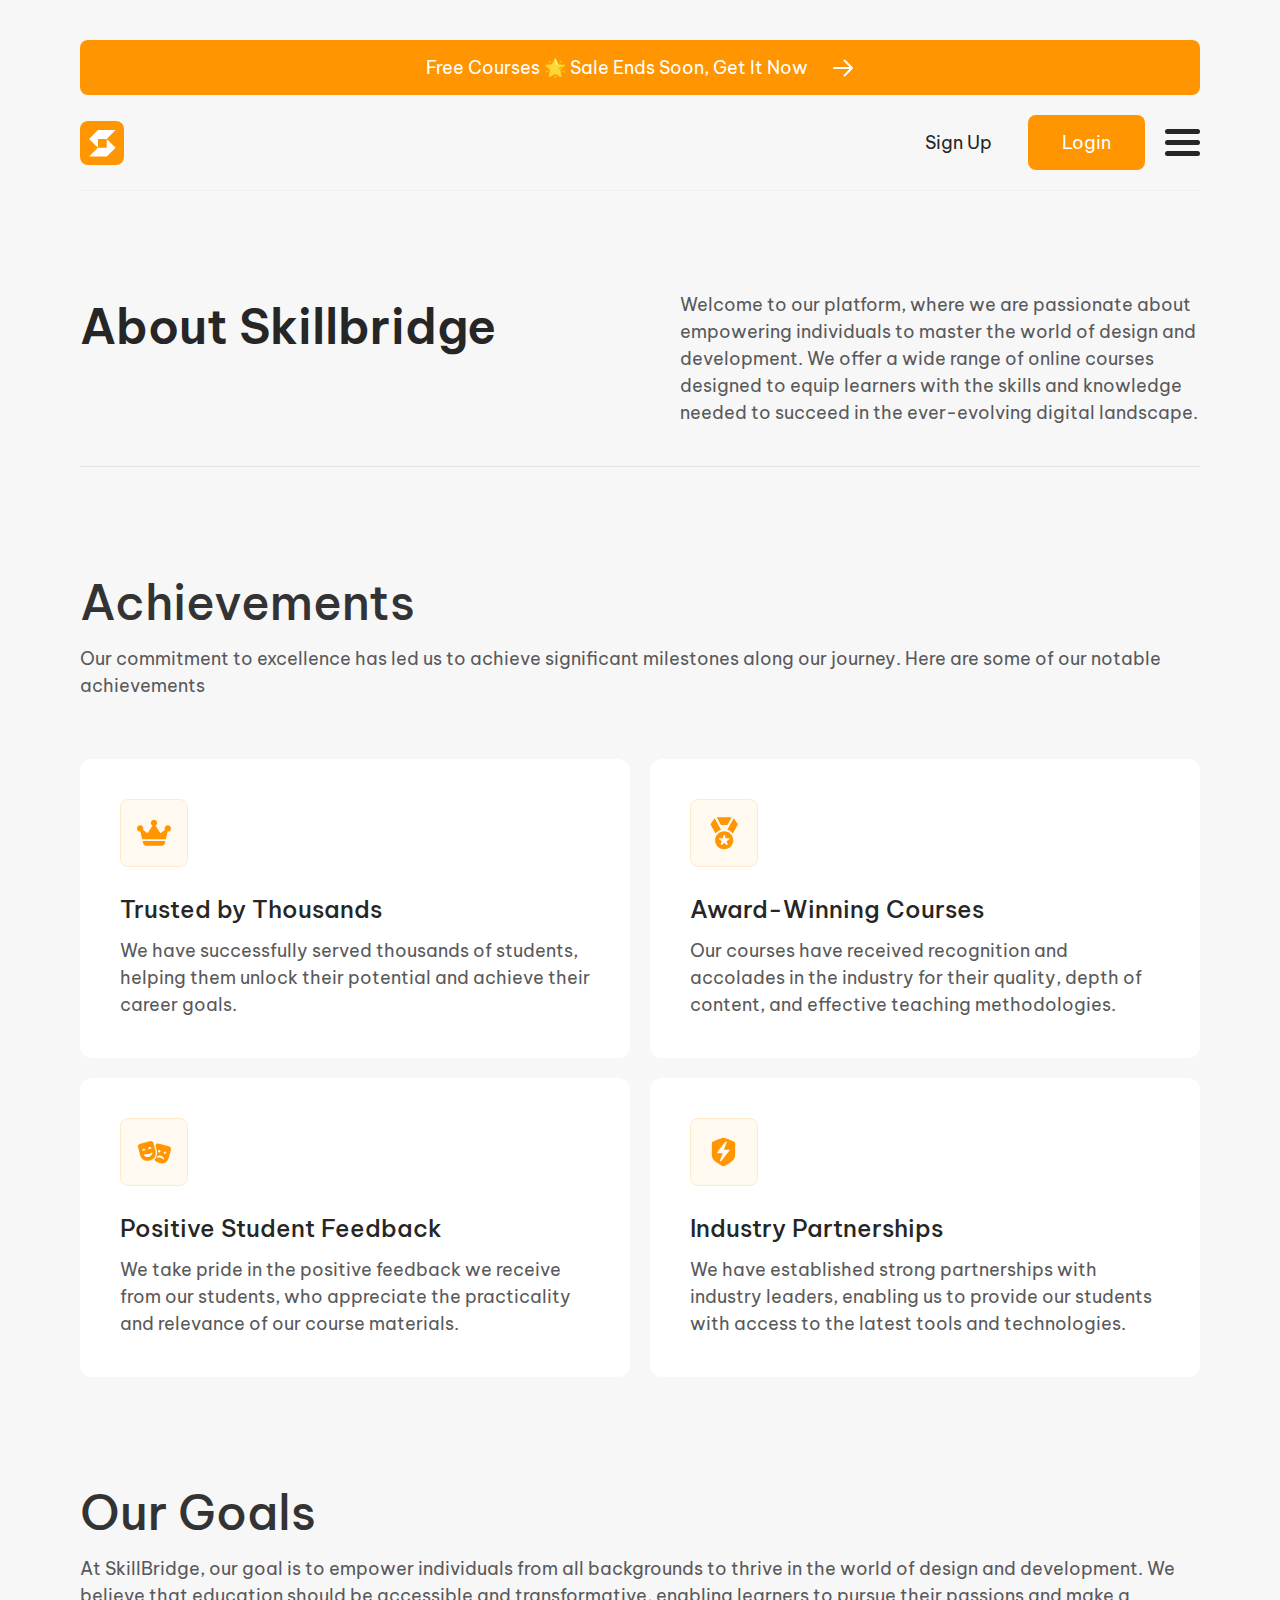
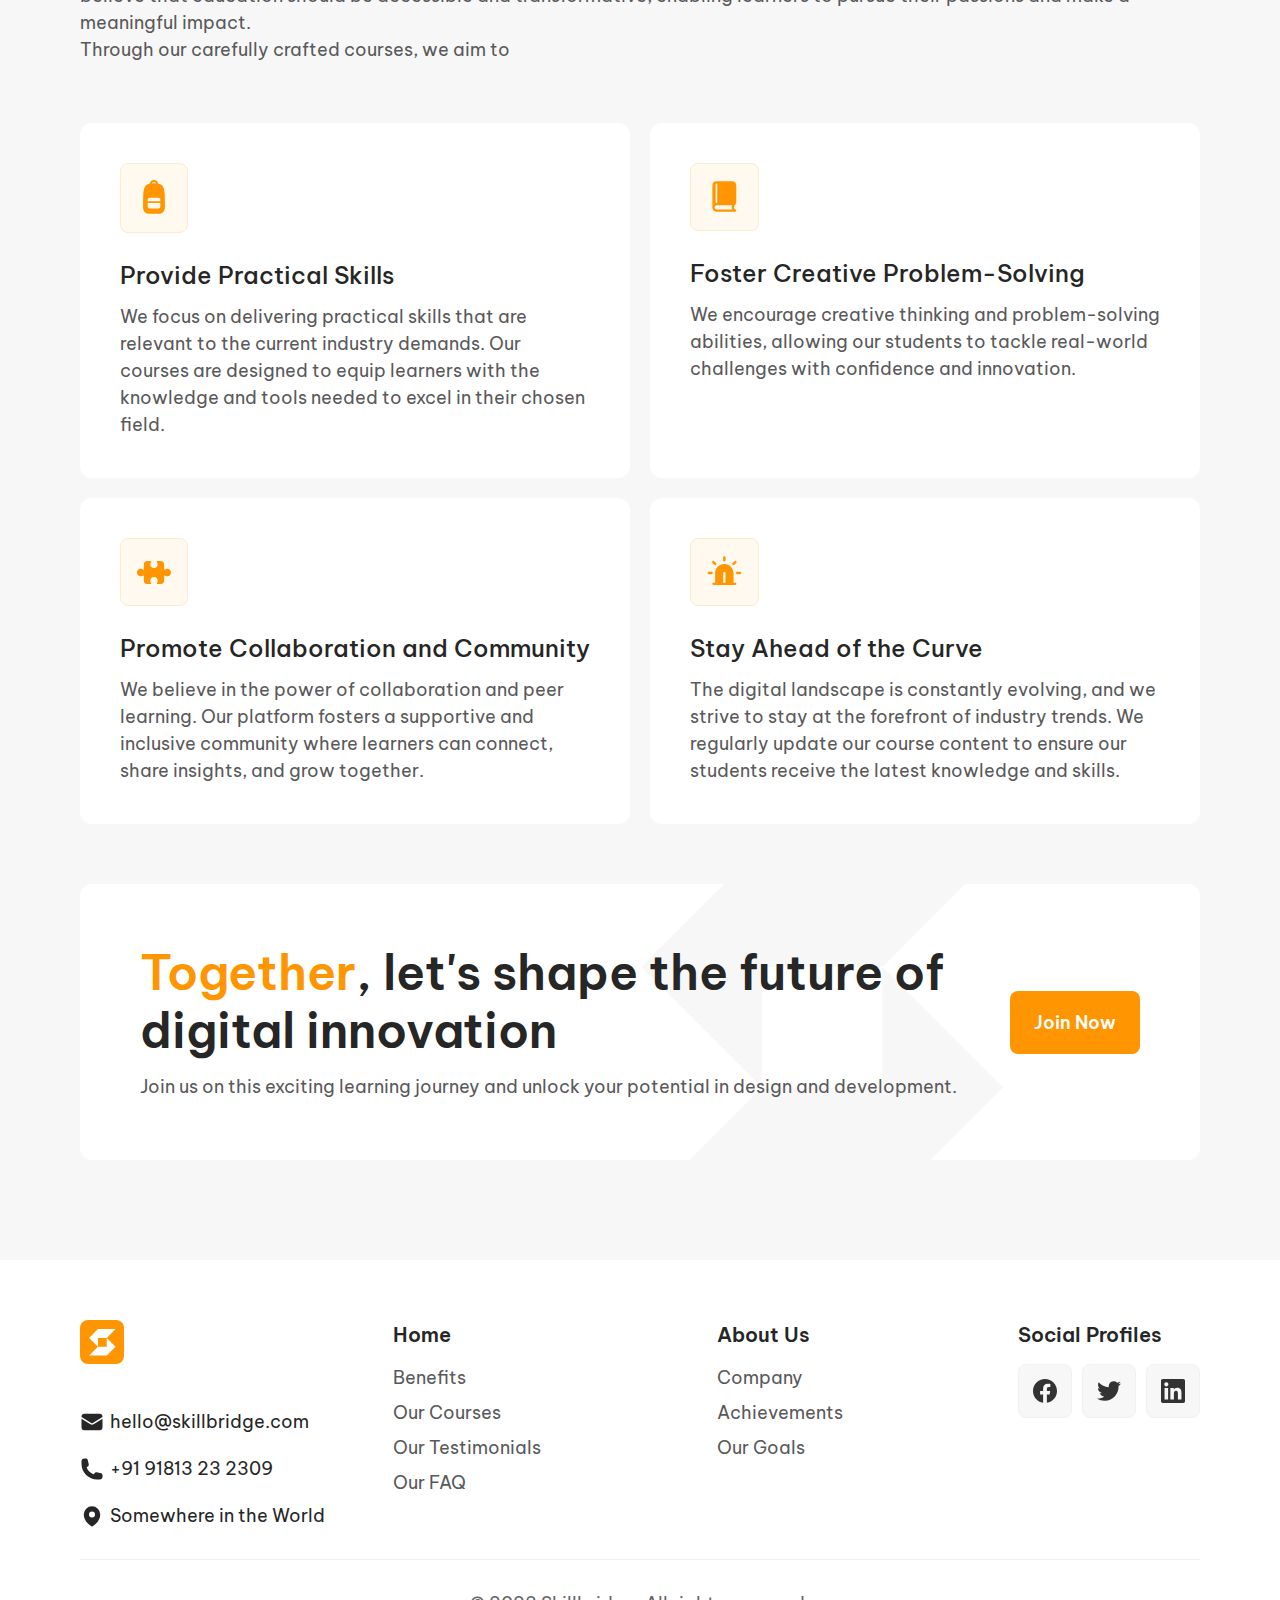
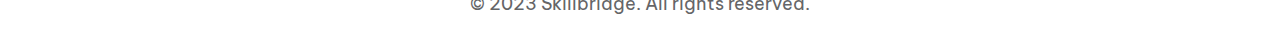
<file: about.html>
<!DOCTYPE html>
<html lang="en">
<head>
    <meta charset="UTF-8">
    <meta name="viewport" content="width=device-width, initial-scale=1.0">

    <!-- LINK FOR SPLIDE.JS -->
    <link rel="stylesheet" href="https://cdn.jsdelivr.net/npm/@splidejs/splide@4.1.4/dist/css/splide.min.css">

    <!-- LINK FOR FONT BE VIETNAM PRO -->
    <link rel="preconnect" href="https://fonts.googleapis.com">
    <link rel="preconnect" href="https://fonts.gstatic.com" crossorigin>
    <link href="https://fonts.googleapis.com/css2?family=Be+Vietnam+Pro:ital,wght@0,100;0,200;0,300;0,400;0,500;0,600;0,700;0,800;0,900;1,100;1,200;1,300;1,400;1,500;1,600;1,700;1,800;1,900&display=swap" rel="stylesheet">

    <link rel="shortcut icon" href="./img/icons/desktop-logo-skillbridge.svg">
    <link rel="stylesheet" href="style.css">
    <title>Skillbridge</title>
</head>
<body>
    <header>
        <div class="header-content">
            <!-- PROMO BAR -->
            <section class="announcement-bar" aria-label="Promotion">
                <a href="#" class="announcement-link">
                    <span class="promo-text">Free Courses &#127775 Sale Ends Soon, Get It Now</span>
                    <svg xmlns="http://www.w3.org/2000/svg" fill="none" viewBox="0 0 24 24" stroke-width="2" stroke="currentColor" class="announcement-icon">
                        <path stroke-linecap="round" stroke-linejoin="round" d="M13.5 4.5 21 12m0 0-7.5 7.5M21 12H3" />
                    </svg>
                </a>
            </section>

            <!-- NAV AND LOGO -->
            <div class="branding-nav">
                <div class="nav-actions">
                    <a href="index.html" class="nav-logo">
                        <!-- FOR DESKTOP -->
                        <img src="./img/icons/desktop-logo-skillbridge.svg" alt="Logo Skillbridge" class="desktop-logo">

                        <!-- FOR LAPTOP -->
                        <img src="./img/icons/laptop-logo-skillbridge.svg" alt="Logo Skillbridge" class="laptop-logo">

                        <!-- FOR MOBILE -->
                        <img src="./img/icons/mobile-logo-skillbridge.svg" alt="Logo Skillbridge" class="mobile-logo">
                    </a>

                    <nav class="main-nav">
                        <ul>
                            <li><a href="index.html">Home</a></li>
                            <li><a href="courses.html">Courses</a></li>
                            <li><a href="about.html">About us</a></li>
                            <li><a href="pricing.html">Pricing</a></li>
                            <li><a href="contact.html">Contact</a></li>
                        </ul>
                    </nav>
                </div>

                <div class="btns-container">
                    <div class="auth-buttons">
                        <a href="signup.html" class="auth-buttons__button auth-buttons__button--sign">Sign Up</a>
    
                        <a href="login.html" class="auth-buttons__button auth-buttons__button--login">Login</a>
                    </div>
    
                    <!--Hamburger button-->
                    <button class="hamburger">
                        <div class="bar"></div>
                    </button>
    
    
                    <!--Hamburger menu-->
                    <nav class="mobile-nav">
                        <ul>
                            <li><a href="index.html">Home</a></li>
                            <li><a href="courses.html">Courses</a></li>
                            <li><a href="about.html">About us</a></li>
                            <li><a href="pricing.html">Pricing</a></li>
                            <li><a href="contact.html">Contact</a></li>
                        </ul>
                    </nav>
                </div>
            </div>
        </div>
    </header>

    <!-- MAIN CONTENT -->
    <main>
        <div class="container">
            <!-- SUBPAGE INTRO SECTION -->
            <section>
                <div class="subpage-intro">
                    <h1>About Skillbridge</h1>
                    <p>Welcome to our platform, where we are passionate about empowering individuals to master the world of design and development. We offer a wide range of online courses designed to equip learners with the skills and knowledge needed to succeed in the ever-evolving digital landscape.</p>
                </div>
            </section>

            <!-- ACHIEVEMENTS SECTION -->
            <section>
                <div class="info-section">
                    <header class="info-header">
                        <h2>Achievements</h2>
                        <p>Our commitment to excellence has led us to achieve significant milestones along our journey. Here are some of our notable achievements</p>
                    </header>

                    <div class="info-cards">
                        <div class="info-card">
                            <div class="info-icon">
                                <img src="./img/about-page/icons-objects/crown.svg" alt="Icon" aria-hidden="true">
                            </div>
                            
                            <h3 class="info-card-title">Trusted by Thousands</h3>
                            <p class="info-card-text">We have successfully served thousands of students, helping them unlock their potential and achieve their career goals.</p>
                        </div>

                        <div class="info-card">
                            <div class="info-icon">
                                <img src="./img/about-page/icons-objects/award.svg" alt="Icon" aria-hidden="true">
                            </div>
                            
                            <h3 class="info-card-title">Award-Winning Courses</h3>
                            <p class="info-card-text">Our courses have received recognition and accolades in the industry for their quality, depth of content, and effective teaching methodologies.</p>
                        </div>

                        <div class="info-card">
                            <div class="info-icon">
                                <img src="./img/about-page/icons-objects/emotions.svg" alt="Icon" aria-hidden="true">
                            </div>
                            
                            <h3 class="info-card-title">Positive Student Feedback</h3>
                            <p class="info-card-text">We take pride in the positive feedback we receive from our students, who appreciate the practicality and relevance of our course materials.</p>
                        </div>

                        <div class="info-card">
                            <div class="info-icon">
                                <img src="./img/about-page/icons-objects/energy.svg" alt="Icon" aria-hidden="true">
                            </div>
                            
                            <h3 class="info-card-title">Industry Partnerships</h3>
                            <p class="info-card-text">We have established strong partnerships with industry leaders, enabling us to provide our students with access to the latest tools and technologies.</p>
                        </div>
                    </div>
                </div>
            </section>

            <!-- OUR GOALS SECTION -->
            <section>
                <div class="info-section">
                    <header class="info-header">
                        <h2>Our Goals</h2>
                        <p>At SkillBridge, our goal is to empower individuals from all backgrounds to thrive in the world of design and development. We believe that education should be accessible and transformative, enabling learners to pursue their passions and make a meaningful impact.<br>Through our carefully crafted courses, we aim to</p>
                    </header>

                    <div class="info-cards">
                        <div class="info-card">
                            <div class="info-icon">
                                <img src="./img/about-page/icons-objects/backpack.svg" alt="Icon" aria-hidden="true">
                            </div>
                            
                            <h3 class="info-card-title">Provide Practical Skills</h3>
                            <p class="info-card-text">We focus on delivering practical skills that are relevant to the current industry demands. Our courses are designed to equip learners with the knowledge and tools needed to excel in their chosen field.</p>
                        </div>

                        <div class="info-card">
                            <div class="info-icon">
                                <img src="./img/about-page/icons-objects/book.svg" alt="Icon" aria-hidden="true">
                            </div>
                            
                            <h3 class="info-card-title">Foster Creative Problem-Solving</h3>
                            <p class="info-card-text">We encourage creative thinking and problem-solving abilities, allowing our students to tackle real-world challenges with confidence and innovation.</p>
                        </div>

                        <div class="info-card">
                            <div class="info-icon">
                                <img src="./img/about-page/icons-objects/puzzle.svg" alt="Icon" aria-hidden="true">
                            </div>
                            
                            <h3 class="info-card-title">Promote Collaboration and Community</h3>
                            <p class="info-card-text">We believe in the power of collaboration and peer learning. Our platform fosters a supportive and inclusive community where learners can connect, share insights, and grow together.</p>
                        </div>

                        <div class="info-card">
                            <div class="info-icon">
                                <img src="./img/about-page/icons-objects/lamp.svg" alt="Icon" aria-hidden="true">
                            </div>
                            
                            <h3 class="info-card-title">Stay Ahead of the Curve</h3>
                            <p class="info-card-text">The digital landscape is constantly evolving, and we strive to stay at the forefront of industry trends. We regularly update our course content to ensure our students receive the latest knowledge and skills.</p>
                        </div>
                    </div>

                    <!-- CTA -->
                    <div class="info-cta">
                        <div class="info-cta-text">
                            <h2 class="info-cta-heading"><span class="info-cta-highlight">Together</span>, let's shape the future of digital innovation</h2>
                            <p class="info-cta-description">Join us on this exciting learning journey and unlock your potential in design and development.</p>
                        </div>

                        <img src="./img/about-page/icons-objects/object.svg" alt="Object" class="info-cta-object">

                        <a href="#" class="info-cta-btn">Join Now</a>
                    </div>
                </div>
            </section>
        </div>
    </main>

    <!-- FOOTER -->
    <footer role="contentinfo">
        <div class="footer">
            <div class="footer-wrapper">
                <div class="footer-content">
                    <div class="footer-contact-container">
                        <a href="index.html" class="footer-logo">
                            <!-- FOR DESKTOP -->
                            <img src="./img/icons/desktop-logo-skillbridge.svg" alt="Logo Skillbridge" class="footer-desktop-logo">

                            <!-- FOR LAPTOP -->
                            <img src="./img/icons/laptop-logo-skillbridge.svg" alt="Logo Skillbridge" class="footer-laptop-logo">

                            <!-- FOR MOBILE -->
                            <img src="./img/icons/mobile-logo-skillbridge.svg" alt="Logo Skillbridge" class="footer-mobile-logo">
                        </a>
    
                        <address class="footer-contact">
                            <a href="mailto:hello@skillbridge.com" class="footer-contact-item">
                                <svg xmlns="http://www.w3.org/2000/svg" viewBox="0 0 24 24" fill="currentColor" aria-hidden="true" class="footer-icon">
                                    <path d="M1.5 8.67v8.58a3 3 0 0 0 3 3h15a3 3 0 0 0 3-3V8.67l-8.928 5.493a3 3 0 0 1-3.144 0L1.5 8.67Z" />
                                    <path d="M22.5 6.908V6.75a3 3 0 0 0-3-3h-15a3 3 0 0 0-3 3v.158l9.714 5.978a1.5 1.5 0 0 0 1.572 0L22.5 6.908Z" />
                                </svg>
            
                                <span class="contact-item">hello@skillbridge.com</span>
                            </a>
                        
                            <a href="tel:+9191813232309" class="footer-contact-item">
                                <svg xmlns="http://www.w3.org/2000/svg" viewBox="0 0 24 24" fill="currentColor" aria-hidden="true" class="footer-icon">
                                    <path fill-rule="evenodd" d="M1.5 4.5a3 3 0 0 1 3-3h1.372c.86 0 1.61.586 1.819 1.42l1.105 4.423a1.875 1.875 0 0 1-.694 1.955l-1.293.97c-.135.101-.164.249-.126.352a11.285 11.285 0 0 0 6.697 6.697c.103.038.25.009.352-.126l.97-1.293a1.875 1.875 0 0 1 1.955-.694l4.423 1.105c.834.209 1.42.959 1.42 1.82V19.5a3 3 0 0 1-3 3h-2.25C8.552 22.5 1.5 15.448 1.5 6.75V4.5Z" clip-rule="evenodd" />
                                </svg>
            
                                <span class="contact-item">+91 91813 23 2309</span>
                            </a>
                        
                            <a href="https://www.google.com/maps?q=Somewhere+in+the+World" target="_blank" class="footer-contact-item">
                                <svg xmlns="http://www.w3.org/2000/svg" viewBox="0 0 24 24" fill="currentColor" aria-hidden="true" class="footer-icon">
                                    <path fill-rule="evenodd" d="m11.54 22.351.07.04.028.016a.76.76 0 0 0 .723 0l.028-.015.071-.041a16.975 16.975 0 0 0 1.144-.742 19.58 19.58 0 0 0 2.683-2.282c1.944-1.99 3.963-4.98 3.963-8.827a8.25 8.25 0 0 0-16.5 0c0 3.846 2.02 6.837 3.963 8.827a19.58 19.58 0 0 0 2.682 2.282 16.975 16.975 0 0 0 1.145.742ZM12 13.5a3 3 0 1 0 0-6 3 3 0 0 0 0 6Z" clip-rule="evenodd" />
                                </svg>
            
                                <span class="contact-item">Somewhere in the World</span>
                            </a>
                        </address>
                    </div>
    
                    <div class="footer-nav">
                        <div class="footer-nav-column">
                            <p class="footer-nav-title">Home</p>
                            <ul>
                                <li><a href="#">Benefits</a></li>
                                <li><a href="#">Our Courses</a></li>
                                <li><a href="#">Our Testimonials</a></li>
                                <li><a href="#">Our FAQ</a></li>
                            </ul>
                        </div>
    
                        <div class="footer-nav-column">
                            <p class="footer-nav-title">About Us</p>
                            <ul>
                                <li><a href="#">Company</a></li>
                                <li><a href="#">Achievements</a></li>
                                <li><a href="#">Our Goals</a></li>
                            </ul>
                        </div>
    
                        <div class="footer-nav-column">
                            <p class="footer-nav-title">Social Profiles</p>
    
                            <div class="footer-socials">
                                <a href="https://www.facebook.com/" target="_blank" class="footer-social-link">
                                    <img src="./img/icons/fb-icon.svg" alt="Facebook Logo">
                                </a>
    
                                <a href="https://x.com/?lang=cs" target="_blank" class="footer-social-link">
                                    <img src="./img/icons/twitter-icon.svg" alt="Twitter Logo">
                                </a>
    
                                <a href="https://www.linkedin.com/feed/" target="_blank" class="footer-social-link">
                                    <img src="./img/icons/linkedin-icon.svg" alt="LinkedIn Logo">
                                </a>
                            </div>
                        </div>
                    </div>
                </div>
    
                <p class="footer-copyright">© 2023 Skillbridge. All rights reserved.</p>
            </div>
        </div>

    </footer>

    <script src="https://cdn.jsdelivr.net/npm/@splidejs/splide@4.1.4/dist/js/splide.min.js"></script>
    <script src="script.js"></script>
</body>
</html>
</file>
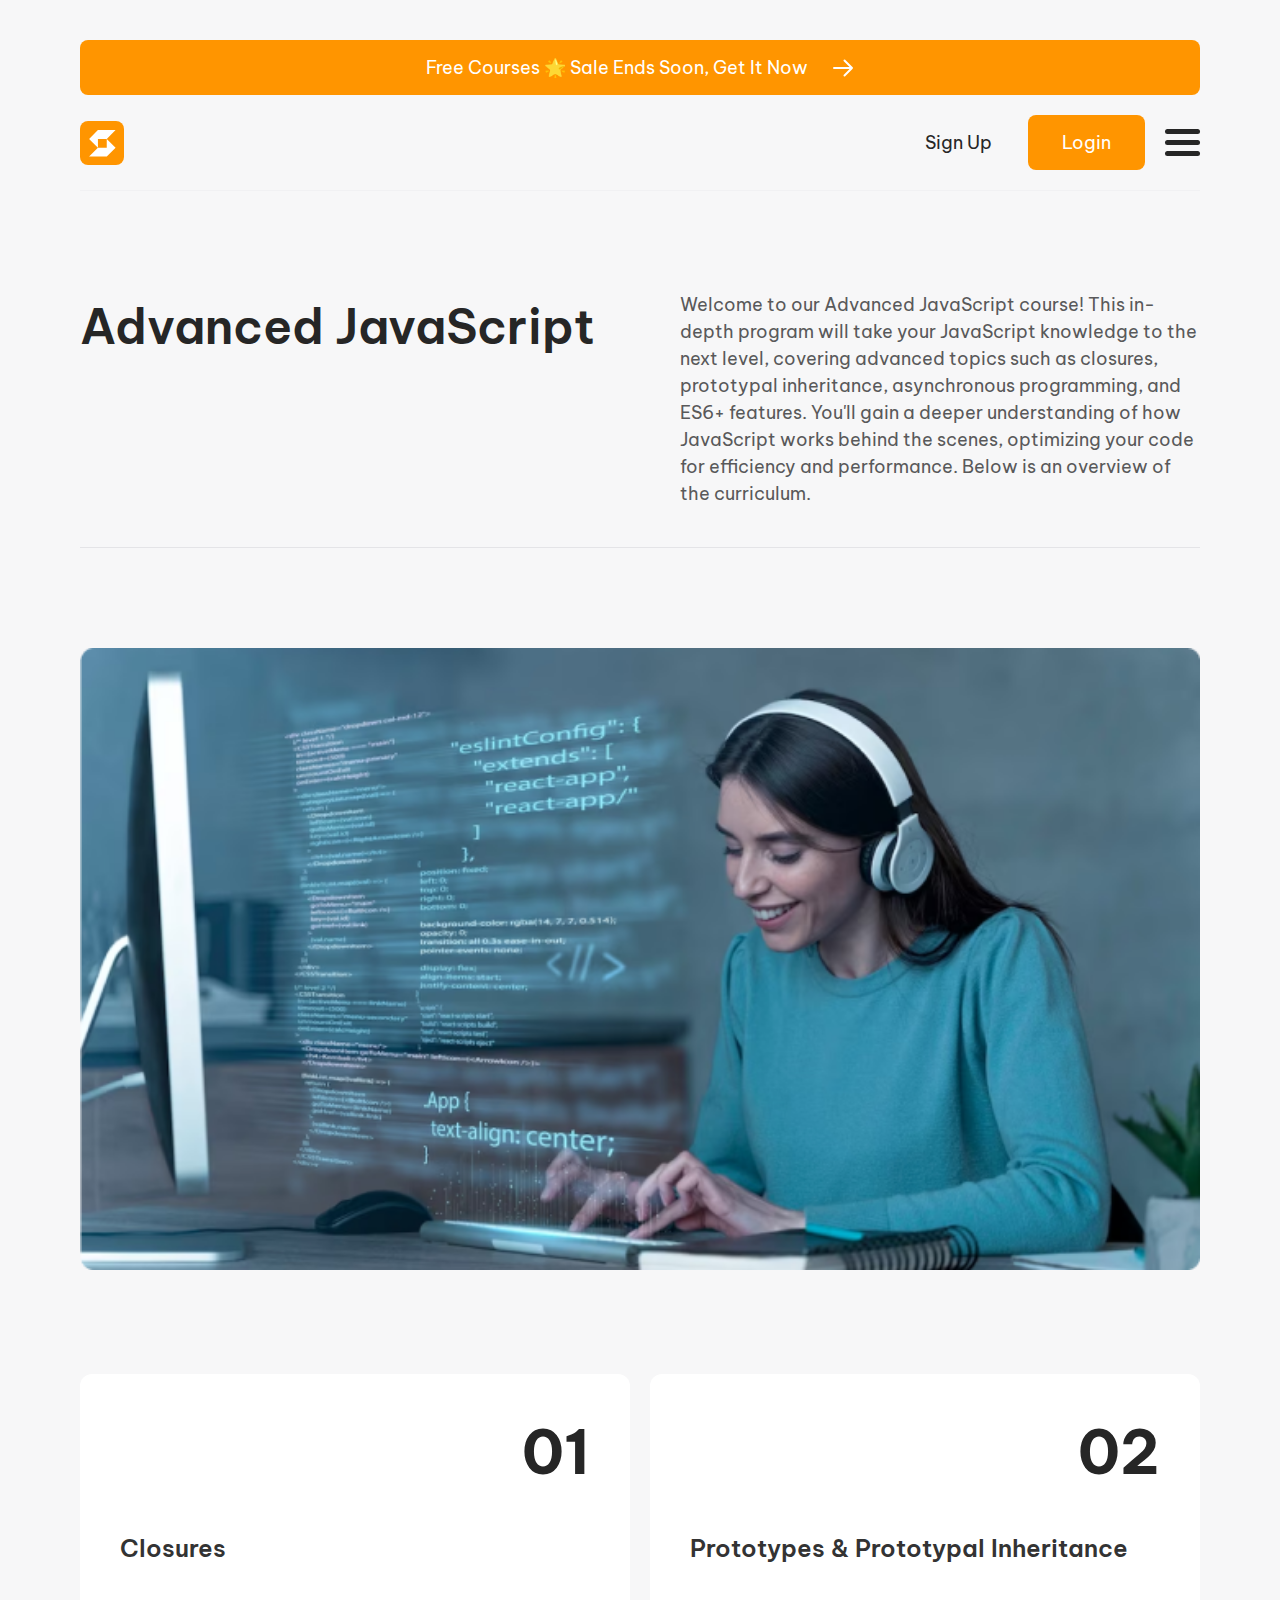
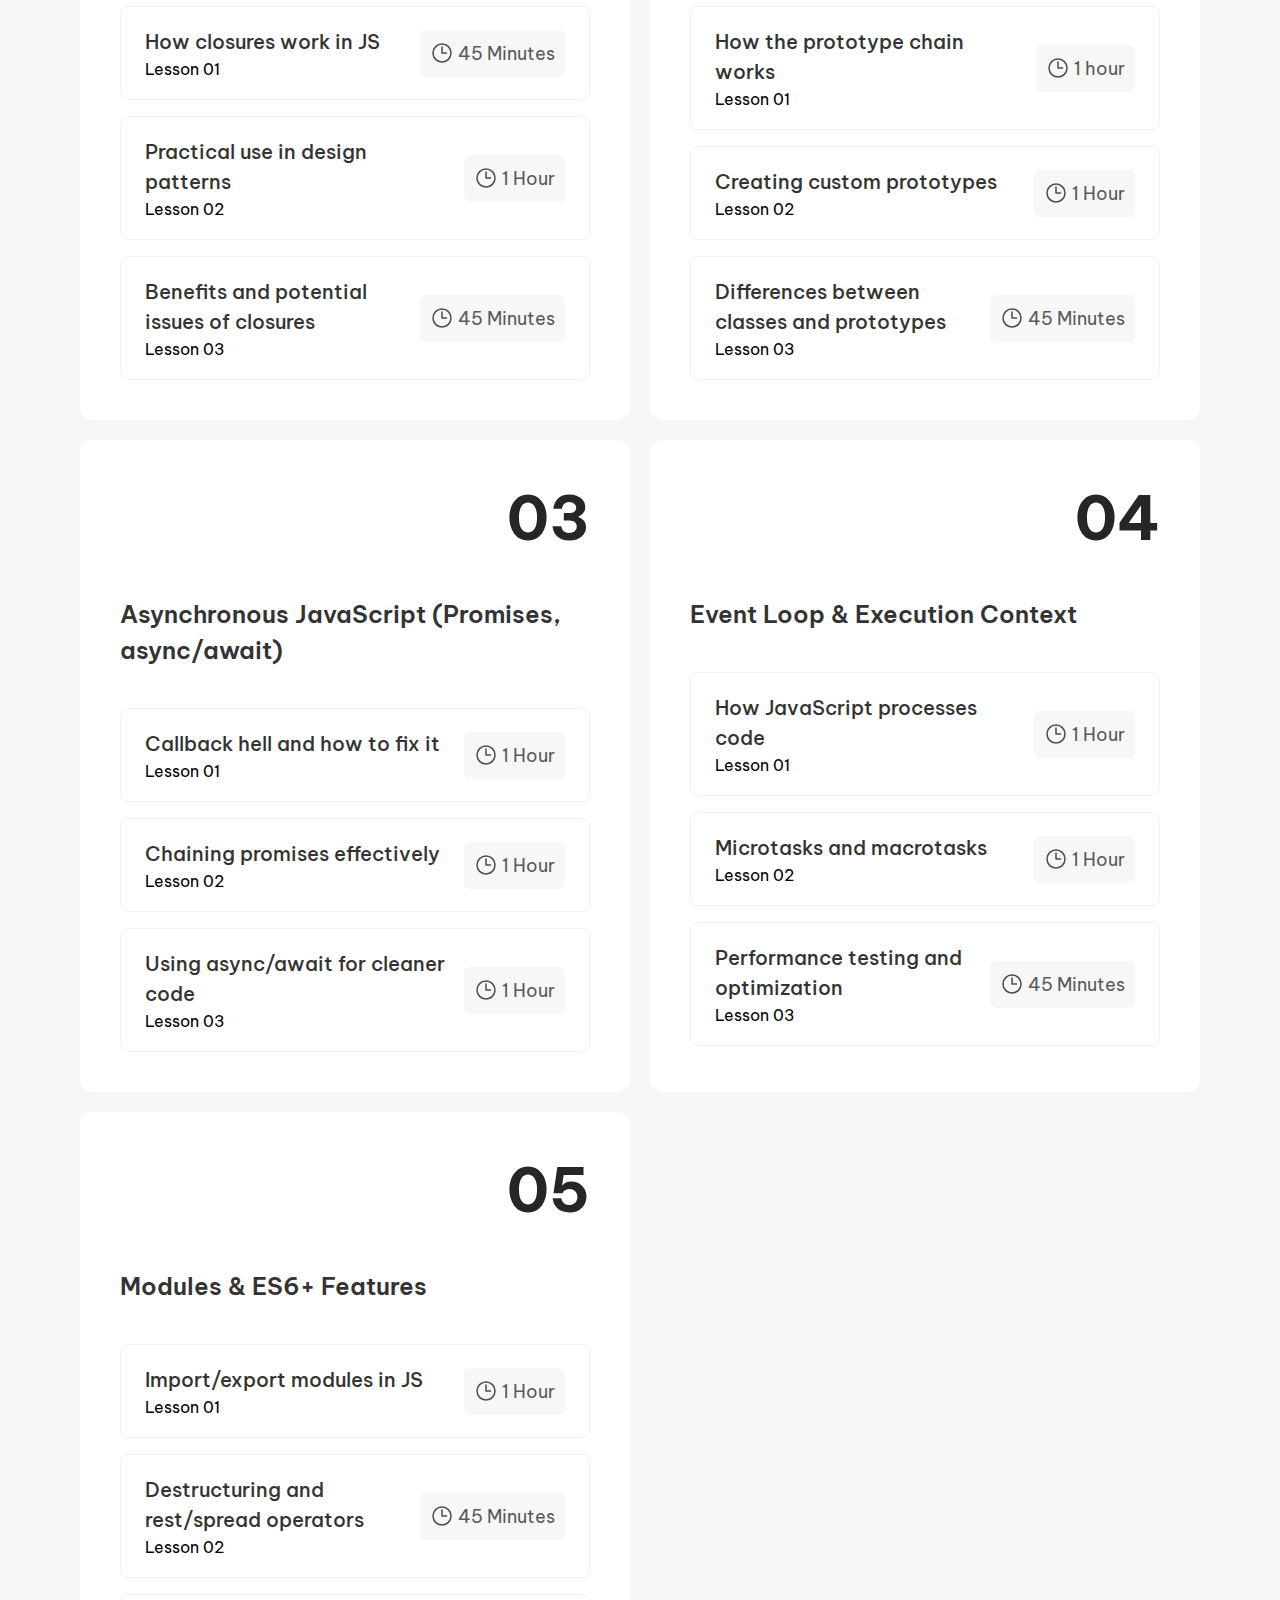
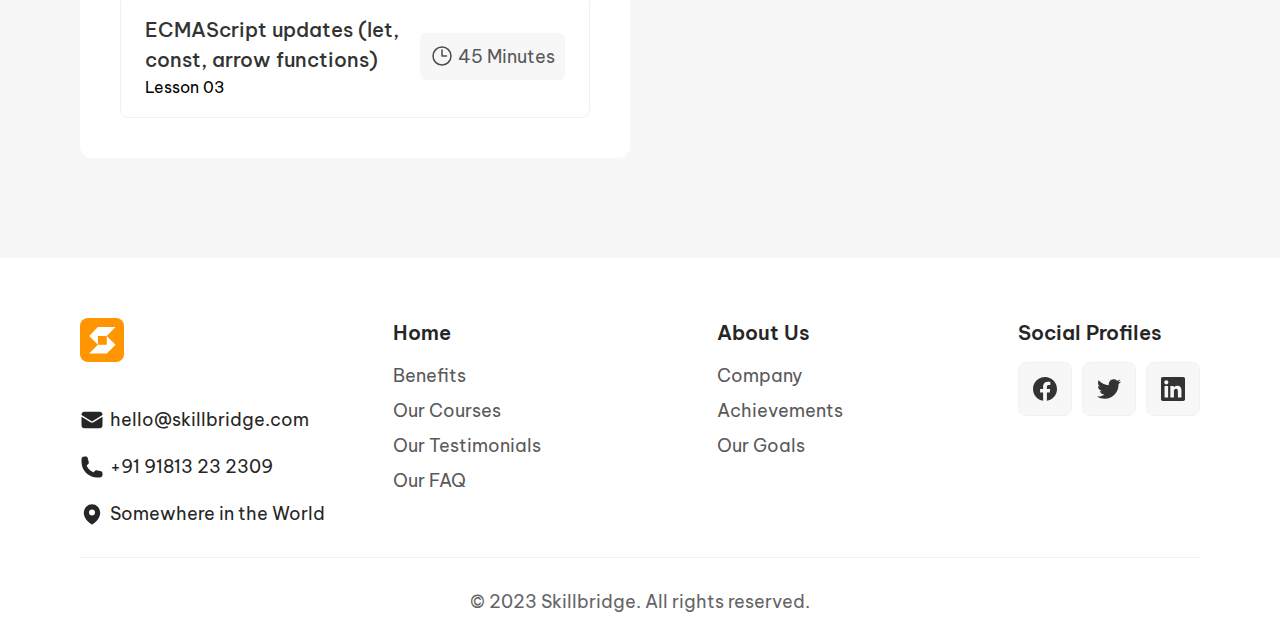
<file: advanced-js.html>
<!DOCTYPE html>
<html lang="en">
<head>
    <meta charset="UTF-8">
    <meta name="viewport" content="width=device-width, initial-scale=1.0">

    <!-- LINK FOR SPLIDE.JS -->
    <link rel="stylesheet" href="https://cdn.jsdelivr.net/npm/@splidejs/splide@4.1.4/dist/css/splide.min.css">

    <!-- LINK FOR FONT BE VIETNAM PRO -->
    <link rel="preconnect" href="https://fonts.googleapis.com">
    <link rel="preconnect" href="https://fonts.gstatic.com" crossorigin>
    <link href="https://fonts.googleapis.com/css2?family=Be+Vietnam+Pro:ital,wght@0,100;0,200;0,300;0,400;0,500;0,600;0,700;0,800;0,900;1,100;1,200;1,300;1,400;1,500;1,600;1,700;1,800;1,900&display=swap" rel="stylesheet">

    <link rel="shortcut icon" href="./img/icons/desktop-logo-skillbridge.svg">
    <link rel="stylesheet" href="style.css">
    <title>Skillbridge</title>
</head>
<body>
    <header>
        <div class="header-content">
            <!-- PROMO BAR -->
            <section class="announcement-bar" aria-label="Promotion">
                <a href="#" class="announcement-link">
                    <span class="promo-text">Free Courses &#127775 Sale Ends Soon, Get It Now</span>
                    <svg xmlns="http://www.w3.org/2000/svg" fill="none" viewBox="0 0 24 24" stroke-width="2" stroke="currentColor" class="announcement-icon">
                        <path stroke-linecap="round" stroke-linejoin="round" d="M13.5 4.5 21 12m0 0-7.5 7.5M21 12H3" />
                    </svg>
                </a>
            </section>

            <!-- NAV AND LOGO -->
            <div class="branding-nav">
                <div class="nav-actions">
                    <a href="index.html" class="nav-logo">
                        <!-- FOR DESKTOP -->
                        <img src="./img/icons/desktop-logo-skillbridge.svg" alt="Logo Skillbridge" class="desktop-logo">

                        <!-- FOR LAPTOP -->
                        <img src="./img/icons/laptop-logo-skillbridge.svg" alt="Logo Skillbridge" class="laptop-logo">

                        <!-- FOR MOBILE -->
                        <img src="./img/icons/mobile-logo-skillbridge.svg" alt="Logo Skillbridge" class="mobile-logo">
                    </a>

                    <nav class="main-nav">
                        <ul>
                            <li><a href="index.html">Home</a></li>
                            <li><a href="courses.html">Courses</a></li>
                            <li><a href="about.html">About us</a></li>
                            <li><a href="pricing.html">Pricing</a></li>
                            <li><a href="contact.html">Contact</a></li>
                        </ul>
                    </nav>
                </div>

                <div class="btns-container">
                    <div class="auth-buttons">
                        <a href="signup.html" class="auth-buttons__button auth-buttons__button--sign">Sign Up</a>
    
                        <a href="login.html" class="auth-buttons__button auth-buttons__button--login">Login</a>
                    </div>
    
                    <!--Hamburger button-->
                    <button class="hamburger">
                        <div class="bar"></div>
                    </button>
    
    
                    <!--Hamburger menu-->
                    <nav class="mobile-nav">
                        <ul>
                            <li><a href="index.html">Home</a></li>
                            <li><a href="courses.html">Courses</a></li>
                            <li><a href="about.html">About us</a></li>
                            <li><a href="pricing.html">Pricing</a></li>
                            <li><a href="contact.html">Contact</a></li>
                        </ul>
                    </nav>
                </div>
            </div>
        </div>
    </header>

    <!-- MAIN CONTENT -->
    <main>
        <div class="container">
            <!-- SUBPAGE INTRO SECTION -->
            <section>
                <div class="subpage-intro">
                    <h1>Advanced JavaScript</h1>
                    <p>Welcome to our Advanced JavaScript course! This in-depth program will take your JavaScript knowledge to the next level, covering advanced topics such as closures, prototypal inheritance, asynchronous programming, and ES6+ features. You'll gain a deeper understanding of how JavaScript works behind the scenes, optimizing your code for efficiency and performance. Below is an overview of the curriculum.</p>
                </div>
            </section>

            <!-- ADVANCED JAVASCRIPT SECTION - COURSES DETAIL -->
            <section>
                <div class="course-section">
                    <img src="./img/detail-courses-page/js.png" alt="image" class="course-intro-image">

                    <div class="course-content">
                        <div class="course-detail-card">
                            <p class="course-number">01</p>
    
                            <div class="course-detail-info">
                                <h2 class="course-title">Closures</h2>

                                <div class="course-lesson">
                                    <div class="course-lesson-text">
                                        <p class="course-lesson-title">How closures work in JS</p>
                                        <p class="course-lesson-number">Lesson 01</p>
                                    </div>
    
                                    <div class="course-detail-duration">
                                        <svg xmlns="http://www.w3.org/2000/svg" fill="none" viewBox="0 0 24 24" stroke-width="1.5" stroke="currentColor" class="course-detail-icon" aria-hidden="true">
                                            <path stroke-linecap="round" stroke-linejoin="round" d="M12 6v6h4.5m4.5 0a9 9 0 1 1-18 0 9 9 0 0 1 18 0Z" />
                                        </svg>
                                        
                                        <span class="course-duration-text">45 Minutes</span>
                                    </div>
                                </div>
    
                                <div class="course-lesson">
                                    <div class="course-lesson-text">
                                        <p class="course-lesson-title">Practical use in design patterns</p>
                                        <p class="course-lesson-number">Lesson 02</p>
                                    </div>
    
                                    <div class="course-detail-duration">
                                        <svg xmlns="http://www.w3.org/2000/svg" fill="none" viewBox="0 0 24 24" stroke-width="1.5" stroke="currentColor" class="course-detail-icon" aria-hidden="true">
                                            <path stroke-linecap="round" stroke-linejoin="round" d="M12 6v6h4.5m4.5 0a9 9 0 1 1-18 0 9 9 0 0 1 18 0Z" />
                                        </svg>
                                        
                                        <span class="course-duration-text">1 Hour</span>
                                    </div>
                                </div>

                                <div class="course-lesson">
                                    <div class="course-lesson-text">
                                        <p class="course-lesson-title">Benefits and potential issues of closures</p>
                                        <p class="course-lesson-number">Lesson 03</p>
                                    </div>
    
                                    <div class="course-detail-duration">
                                        <svg xmlns="http://www.w3.org/2000/svg" fill="none" viewBox="0 0 24 24" stroke-width="1.5" stroke="currentColor" class="course-detail-icon" aria-hidden="true">
                                            <path stroke-linecap="round" stroke-linejoin="round" d="M12 6v6h4.5m4.5 0a9 9 0 1 1-18 0 9 9 0 0 1 18 0Z" />
                                        </svg>
                                        
                                        <span class="course-duration-text">45 Minutes</span>
                                    </div>
                                </div>
                                
                            </div>
                        </div>

                        <div class="course-detail-card">
                            <p class="course-number">02</p>
    
                            <div class="course-detail-info">
                                <h2 class="course-title">Prototypes & Prototypal Inheritance</h2>

                                <div class="course-lesson">
                                    <div class="course-lesson-text">
                                        <p class="course-lesson-title">How the prototype chain works</p>
                                        <p class="course-lesson-number">Lesson 01</p>
                                    </div>
    
                                    <div class="course-detail-duration">
                                        <svg xmlns="http://www.w3.org/2000/svg" fill="none" viewBox="0 0 24 24" stroke-width="1.5" stroke="currentColor" class="course-detail-icon" aria-hidden="true">
                                            <path stroke-linecap="round" stroke-linejoin="round" d="M12 6v6h4.5m4.5 0a9 9 0 1 1-18 0 9 9 0 0 1 18 0Z" />
                                        </svg>
                                        
                                        <span class="course-duration-text">1 hour</span>
                                    </div>
                                </div>
    
                                <div class="course-lesson">
                                    <div class="course-lesson-text">
                                        <p class="course-lesson-title">Creating custom prototypes</p>
                                        <p class="course-lesson-number">Lesson 02</p>
                                    </div>
    
                                    <div class="course-detail-duration">
                                        <svg xmlns="http://www.w3.org/2000/svg" fill="none" viewBox="0 0 24 24" stroke-width="1.5" stroke="currentColor" class="course-detail-icon" aria-hidden="true">
                                            <path stroke-linecap="round" stroke-linejoin="round" d="M12 6v6h4.5m4.5 0a9 9 0 1 1-18 0 9 9 0 0 1 18 0Z" />
                                        </svg>
                                        
                                        <span class="course-duration-text">1 Hour</span>
                                    </div>
                                </div>

                                <div class="course-lesson">
                                    <div class="course-lesson-text">
                                        <p class="course-lesson-title">Differences between classes and prototypes</p>
                                        <p class="course-lesson-number">Lesson 03</p>
                                    </div>
    
                                    <div class="course-detail-duration">
                                        <svg xmlns="http://www.w3.org/2000/svg" fill="none" viewBox="0 0 24 24" stroke-width="1.5" stroke="currentColor" class="course-detail-icon" aria-hidden="true">
                                            <path stroke-linecap="round" stroke-linejoin="round" d="M12 6v6h4.5m4.5 0a9 9 0 1 1-18 0 9 9 0 0 1 18 0Z" />
                                        </svg>
                                        
                                        <span class="course-duration-text">45 Minutes</span>
                                    </div>
                                </div>
                                
                            </div>
                        </div>

                        <div class="course-detail-card">
                            <p class="course-number">03</p>
    
                            <div class="course-detail-info">
                                <h2 class="course-title">Asynchronous JavaScript (Promises, async/await)</h2>

                                <div class="course-lesson">
                                    <div class="course-lesson-text">
                                        <p class="course-lesson-title">Callback hell and how to fix it</p>
                                        <p class="course-lesson-number">Lesson 01</p>
                                    </div>
    
                                    <div class="course-detail-duration">
                                        <svg xmlns="http://www.w3.org/2000/svg" fill="none" viewBox="0 0 24 24" stroke-width="1.5" stroke="currentColor" class="course-detail-icon" aria-hidden="true">
                                            <path stroke-linecap="round" stroke-linejoin="round" d="M12 6v6h4.5m4.5 0a9 9 0 1 1-18 0 9 9 0 0 1 18 0Z" />
                                        </svg>
                                        
                                        <span class="course-duration-text">1 Hour</span>
                                    </div>
                                </div>
    
                                <div class="course-lesson">
                                    <div class="course-lesson-text">
                                        <p class="course-lesson-title">Chaining promises effectively</p>
                                        <p class="course-lesson-number">Lesson 02</p>
                                    </div>
    
                                    <div class="course-detail-duration">
                                        <svg xmlns="http://www.w3.org/2000/svg" fill="none" viewBox="0 0 24 24" stroke-width="1.5" stroke="currentColor" class="course-detail-icon" aria-hidden="true">
                                            <path stroke-linecap="round" stroke-linejoin="round" d="M12 6v6h4.5m4.5 0a9 9 0 1 1-18 0 9 9 0 0 1 18 0Z" />
                                        </svg>
                                        
                                        <span class="course-duration-text">1 Hour</span>
                                    </div>
                                </div>

                                <div class="course-lesson">
                                    <div class="course-lesson-text">
                                        <p class="course-lesson-title">Using async/await for cleaner code</p>
                                        <p class="course-lesson-number">Lesson 03</p>
                                    </div>
    
                                    <div class="course-detail-duration">
                                        <svg xmlns="http://www.w3.org/2000/svg" fill="none" viewBox="0 0 24 24" stroke-width="1.5" stroke="currentColor" class="course-detail-icon" aria-hidden="true">
                                            <path stroke-linecap="round" stroke-linejoin="round" d="M12 6v6h4.5m4.5 0a9 9 0 1 1-18 0 9 9 0 0 1 18 0Z" />
                                        </svg>
                                        
                                        <span class="course-duration-text">1 Hour</span>
                                    </div>
                                </div>
                                
                            </div>
                        </div>

                        <div class="course-detail-card">
                            <p class="course-number">04</p>
    
                            <div class="course-detail-info">
                                <h2 class="course-title">Event Loop & Execution Context</h2>

                                <div class="course-lesson">
                                    <div class="course-lesson-text">
                                        <p class="course-lesson-title">How JavaScript processes code</p>
                                        <p class="course-lesson-number">Lesson 01</p>
                                    </div>
    
                                    <div class="course-detail-duration">
                                        <svg xmlns="http://www.w3.org/2000/svg" fill="none" viewBox="0 0 24 24" stroke-width="1.5" stroke="currentColor" class="course-detail-icon" aria-hidden="true">
                                            <path stroke-linecap="round" stroke-linejoin="round" d="M12 6v6h4.5m4.5 0a9 9 0 1 1-18 0 9 9 0 0 1 18 0Z" />
                                        </svg>
                                        
                                        <span class="course-duration-text">1 Hour</span>
                                    </div>
                                </div>
    
                                <div class="course-lesson">
                                    <div class="course-lesson-text">
                                        <p class="course-lesson-title">Microtasks and macrotasks</p>
                                        <p class="course-lesson-number">Lesson 02</p>
                                    </div>
    
                                    <div class="course-detail-duration">
                                        <svg xmlns="http://www.w3.org/2000/svg" fill="none" viewBox="0 0 24 24" stroke-width="1.5" stroke="currentColor" class="course-detail-icon" aria-hidden="true">
                                            <path stroke-linecap="round" stroke-linejoin="round" d="M12 6v6h4.5m4.5 0a9 9 0 1 1-18 0 9 9 0 0 1 18 0Z" />
                                        </svg>
                                        
                                        <span class="course-duration-text">1 Hour</span>
                                    </div>
                                </div>

                                <div class="course-lesson">
                                    <div class="course-lesson-text">
                                        <p class="course-lesson-title">Performance testing and optimization</p>
                                        <p class="course-lesson-number">Lesson 03</p>
                                    </div>
    
                                    <div class="course-detail-duration">
                                        <svg xmlns="http://www.w3.org/2000/svg" fill="none" viewBox="0 0 24 24" stroke-width="1.5" stroke="currentColor" class="course-detail-icon" aria-hidden="true">
                                            <path stroke-linecap="round" stroke-linejoin="round" d="M12 6v6h4.5m4.5 0a9 9 0 1 1-18 0 9 9 0 0 1 18 0Z" />
                                        </svg>
                                        
                                        <span class="course-duration-text">45 Minutes</span>
                                    </div>
                                </div>
                                
                            </div>
                        </div>

                        <div class="course-detail-card">
                            <p class="course-number">05</p>
    
                            <div class="course-detail-info">
                                <h2 class="course-title">Modules & ES6+ Features</h2>

                                <div class="course-lesson">
                                    <div class="course-lesson-text">
                                        <p class="course-lesson-title">Import/export modules in JS</p>
                                        <p class="course-lesson-number">Lesson 01</p>
                                    </div>
    
                                    <div class="course-detail-duration">
                                        <svg xmlns="http://www.w3.org/2000/svg" fill="none" viewBox="0 0 24 24" stroke-width="1.5" stroke="currentColor" class="course-detail-icon" aria-hidden="true">
                                            <path stroke-linecap="round" stroke-linejoin="round" d="M12 6v6h4.5m4.5 0a9 9 0 1 1-18 0 9 9 0 0 1 18 0Z" />
                                        </svg>
                                        
                                        <span class="course-duration-text">1 Hour</span>
                                    </div>
                                </div>
    
                                <div class="course-lesson">
                                    <div class="course-lesson-text">
                                        <p class="course-lesson-title">Destructuring and rest/spread operators</p>
                                        <p class="course-lesson-number">Lesson 02</p>
                                    </div>
    
                                    <div class="course-detail-duration">
                                        <svg xmlns="http://www.w3.org/2000/svg" fill="none" viewBox="0 0 24 24" stroke-width="1.5" stroke="currentColor" class="course-detail-icon" aria-hidden="true">
                                            <path stroke-linecap="round" stroke-linejoin="round" d="M12 6v6h4.5m4.5 0a9 9 0 1 1-18 0 9 9 0 0 1 18 0Z" />
                                        </svg>
                                        
                                        <span class="course-duration-text">45 Minutes</span>
                                    </div>
                                </div>

                                <div class="course-lesson">
                                    <div class="course-lesson-text">
                                        <p class="course-lesson-title">ECMAScript updates (let, const, arrow functions)</p>
                                        <p class="course-lesson-number">Lesson 03</p>
                                    </div>
    
                                    <div class="course-detail-duration">
                                        <svg xmlns="http://www.w3.org/2000/svg" fill="none" viewBox="0 0 24 24" stroke-width="1.5" stroke="currentColor" class="course-detail-icon" aria-hidden="true">
                                            <path stroke-linecap="round" stroke-linejoin="round" d="M12 6v6h4.5m4.5 0a9 9 0 1 1-18 0 9 9 0 0 1 18 0Z" />
                                        </svg>
                                        
                                        <span class="course-duration-text">45 Minutes</span>
                                    </div>
                                </div>
                            </div>
                        </div>
                    </div>
                </div>
            </section>
        </div>
    </main>

    <!-- FOOTER -->
    <footer role="contentinfo">
        <div class="footer">
            <div class="footer-wrapper">
                <div class="footer-content">
                    <div class="footer-contact-container">
                        <a href="index.html" class="footer-logo">
                            <!-- FOR DESKTOP -->
                            <img src="./img/icons/desktop-logo-skillbridge.svg" alt="Logo Skillbridge" class="footer-desktop-logo">

                            <!-- FOR LAPTOP -->
                            <img src="./img/icons/laptop-logo-skillbridge.svg" alt="Logo Skillbridge" class="footer-laptop-logo">

                            <!-- FOR MOBILE -->
                            <img src="./img/icons/mobile-logo-skillbridge.svg" alt="Logo Skillbridge" class="footer-mobile-logo">
                        </a>
    
                        <address class="footer-contact">
                            <a href="mailto:hello@skillbridge.com" class="footer-contact-item">
                                <svg xmlns="http://www.w3.org/2000/svg" viewBox="0 0 24 24" fill="currentColor" aria-hidden="true" class="footer-icon">
                                    <path d="M1.5 8.67v8.58a3 3 0 0 0 3 3h15a3 3 0 0 0 3-3V8.67l-8.928 5.493a3 3 0 0 1-3.144 0L1.5 8.67Z" />
                                    <path d="M22.5 6.908V6.75a3 3 0 0 0-3-3h-15a3 3 0 0 0-3 3v.158l9.714 5.978a1.5 1.5 0 0 0 1.572 0L22.5 6.908Z" />
                                </svg>
            
                                <span class="contact-item">hello@skillbridge.com</span>
                            </a>
                        
                            <a href="tel:+9191813232309" class="footer-contact-item">
                                <svg xmlns="http://www.w3.org/2000/svg" viewBox="0 0 24 24" fill="currentColor" aria-hidden="true" class="footer-icon">
                                    <path fill-rule="evenodd" d="M1.5 4.5a3 3 0 0 1 3-3h1.372c.86 0 1.61.586 1.819 1.42l1.105 4.423a1.875 1.875 0 0 1-.694 1.955l-1.293.97c-.135.101-.164.249-.126.352a11.285 11.285 0 0 0 6.697 6.697c.103.038.25.009.352-.126l.97-1.293a1.875 1.875 0 0 1 1.955-.694l4.423 1.105c.834.209 1.42.959 1.42 1.82V19.5a3 3 0 0 1-3 3h-2.25C8.552 22.5 1.5 15.448 1.5 6.75V4.5Z" clip-rule="evenodd" />
                                </svg>
            
                                <span class="contact-item">+91 91813 23 2309</span>
                            </a>
                        
                            <a href="https://www.google.com/maps?q=Somewhere+in+the+World" target="_blank" class="footer-contact-item">
                                <svg xmlns="http://www.w3.org/2000/svg" viewBox="0 0 24 24" fill="currentColor" aria-hidden="true" class="footer-icon">
                                    <path fill-rule="evenodd" d="m11.54 22.351.07.04.028.016a.76.76 0 0 0 .723 0l.028-.015.071-.041a16.975 16.975 0 0 0 1.144-.742 19.58 19.58 0 0 0 2.683-2.282c1.944-1.99 3.963-4.98 3.963-8.827a8.25 8.25 0 0 0-16.5 0c0 3.846 2.02 6.837 3.963 8.827a19.58 19.58 0 0 0 2.682 2.282 16.975 16.975 0 0 0 1.145.742ZM12 13.5a3 3 0 1 0 0-6 3 3 0 0 0 0 6Z" clip-rule="evenodd" />
                                </svg>
            
                                <span class="contact-item">Somewhere in the World</span>
                            </a>
                        </address>
                    </div>
    
                    <div class="footer-nav">
                        <div class="footer-nav-column">
                            <p class="footer-nav-title">Home</p>
                            <ul>
                                <li><a href="#">Benefits</a></li>
                                <li><a href="#">Our Courses</a></li>
                                <li><a href="#">Our Testimonials</a></li>
                                <li><a href="#">Our FAQ</a></li>
                            </ul>
                        </div>
    
                        <div class="footer-nav-column">
                            <p class="footer-nav-title">About Us</p>
                            <ul>
                                <li><a href="#">Company</a></li>
                                <li><a href="#">Achievements</a></li>
                                <li><a href="#">Our Goals</a></li>
                            </ul>
                        </div>
    
                        <div class="footer-nav-column">
                            <p class="footer-nav-title">Social Profiles</p>
    
                            <div class="footer-socials">
                                <a href="https://www.facebook.com/" target="_blank" class="footer-social-link">
                                    <img src="./img/icons/fb-icon.svg" alt="Facebook Logo">
                                </a>
    
                                <a href="https://x.com/?lang=cs" target="_blank" class="footer-social-link">
                                    <img src="./img/icons/twitter-icon.svg" alt="Twitter Logo">
                                </a>
    
                                <a href="https://www.linkedin.com/feed/" target="_blank" class="footer-social-link">
                                    <img src="./img/icons/linkedin-icon.svg" alt="LinkedIn Logo">
                                </a>
                            </div>
                        </div>
                    </div>
                </div>
    
                <p class="footer-copyright">© 2023 Skillbridge. All rights reserved.</p>
            </div>
        </div>

    </footer>

    <script src="https://cdn.jsdelivr.net/npm/@splidejs/splide@4.1.4/dist/js/splide.min.js"></script>
    <script src="script.js"></script>
</body>
</html>
</file>
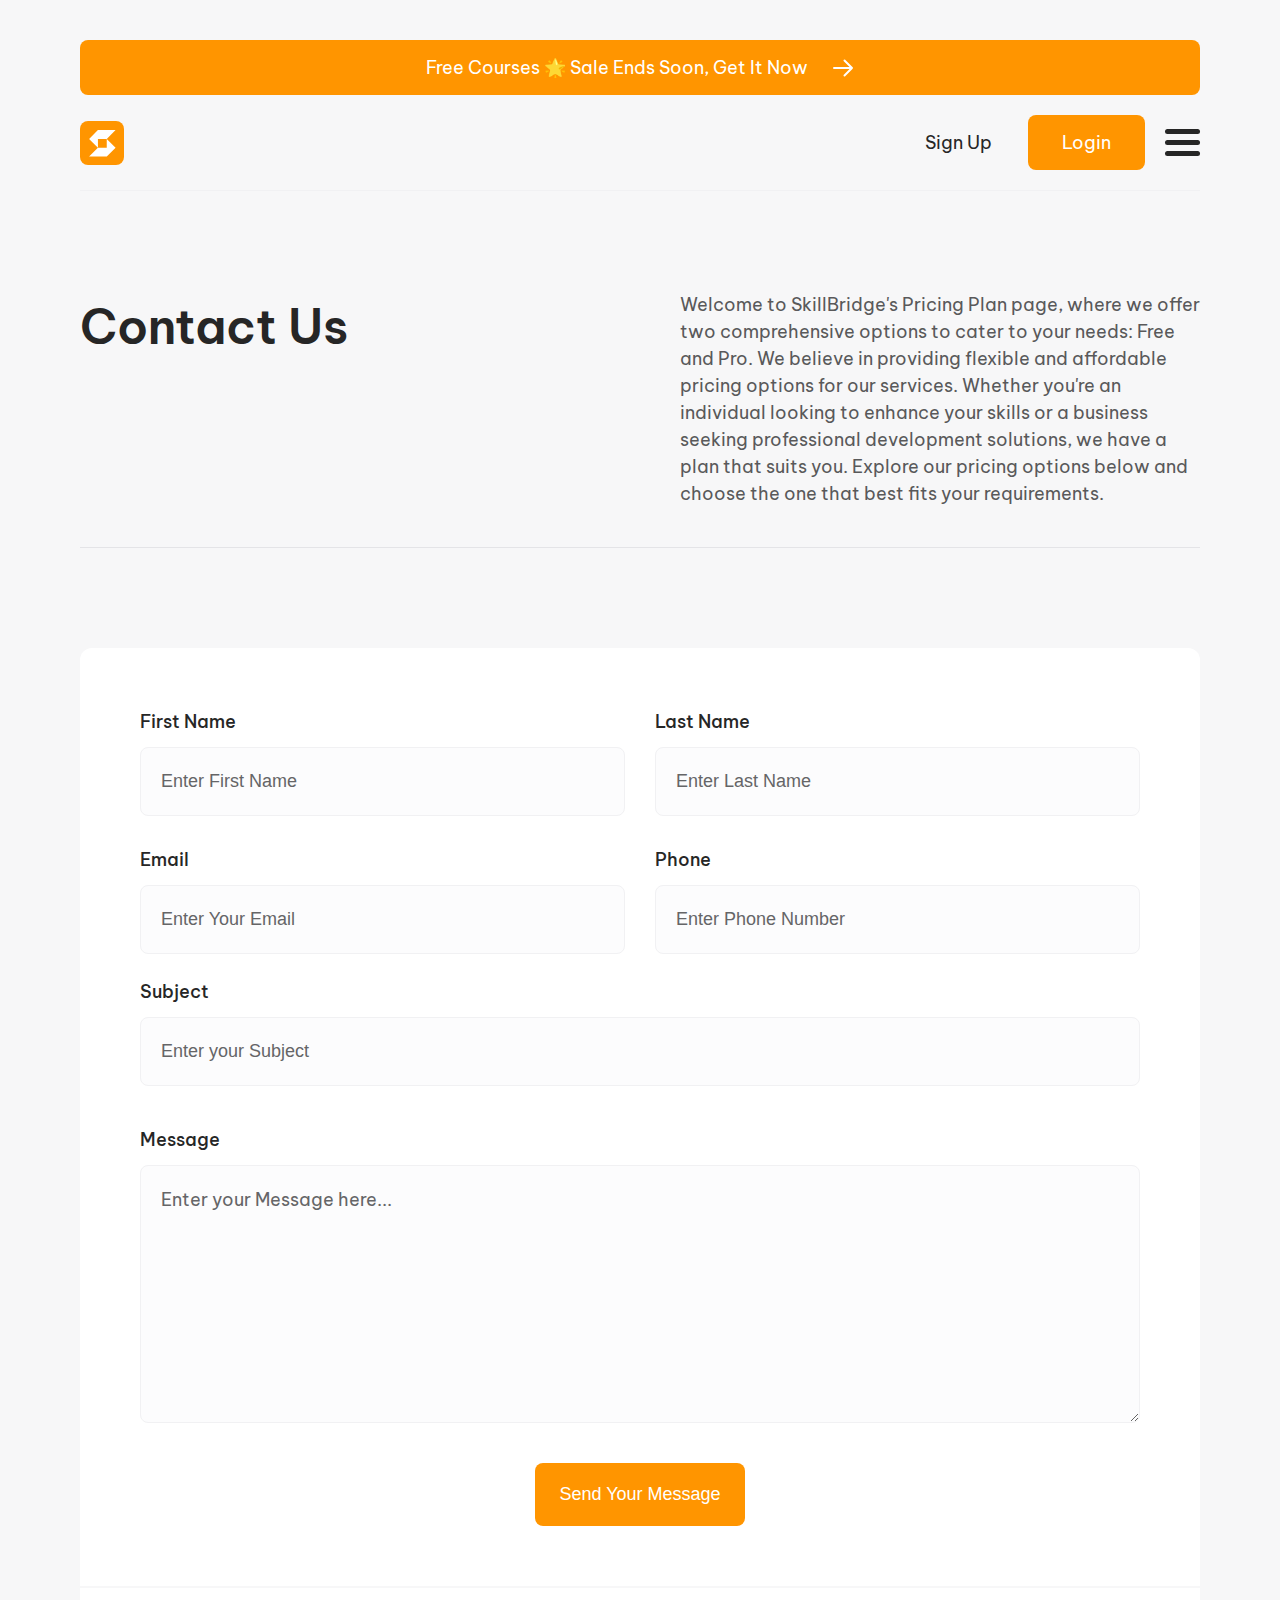
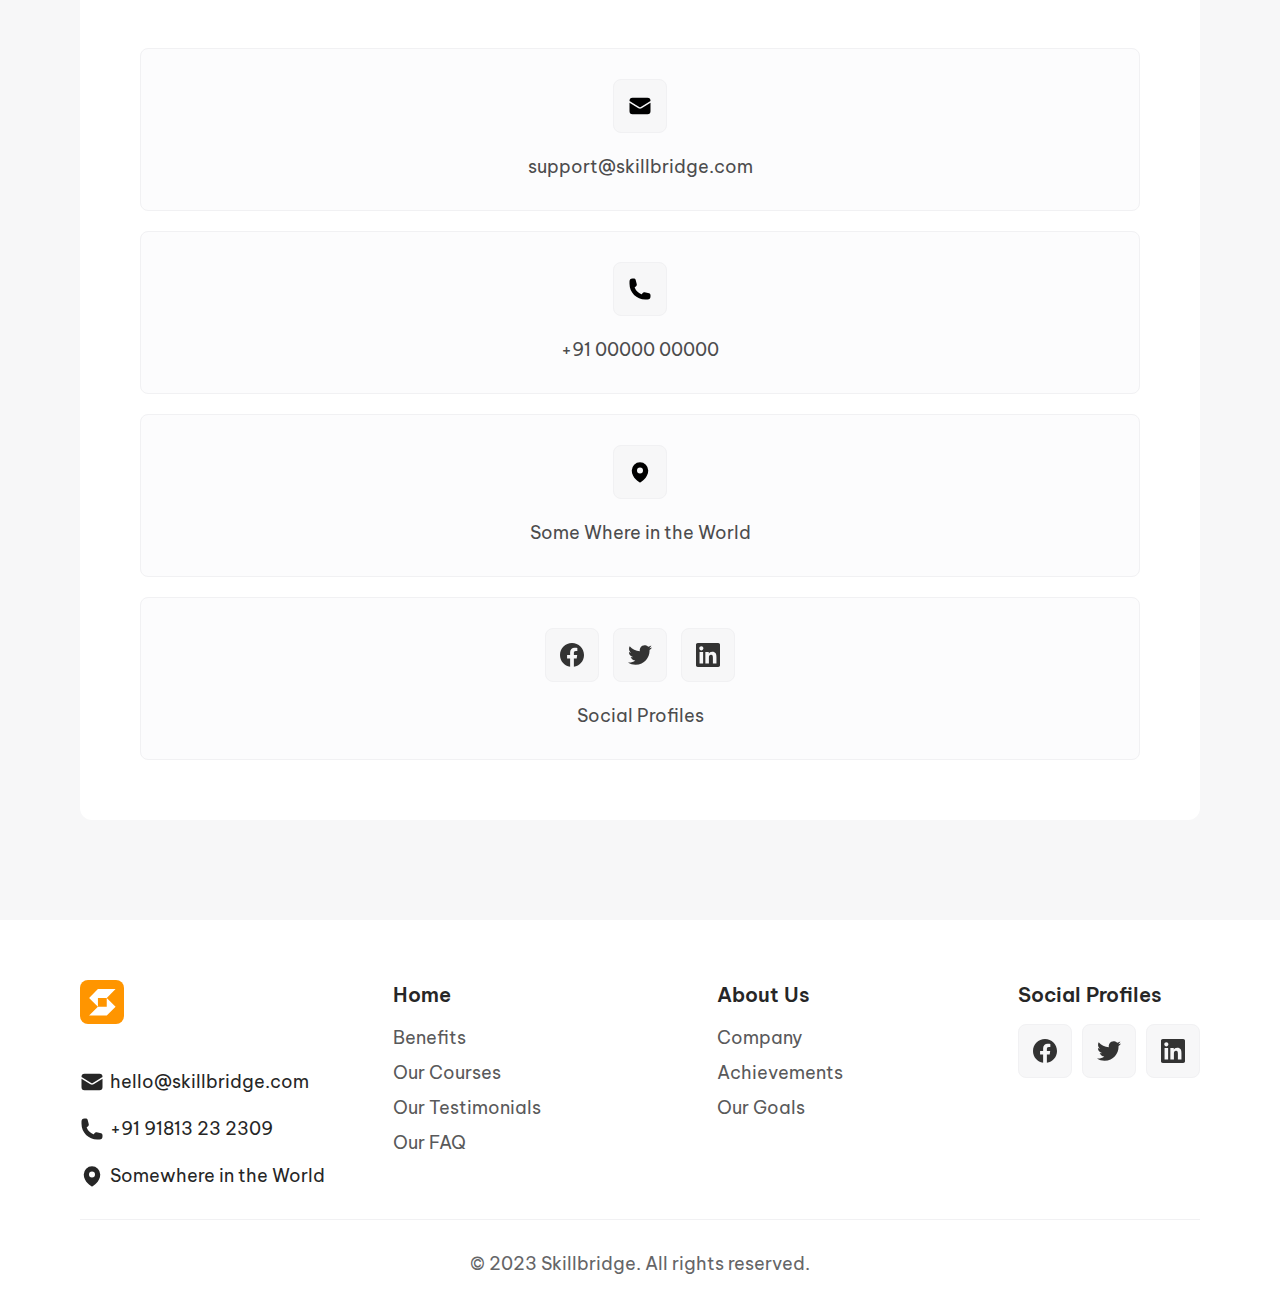
<file: contact.html>
<!DOCTYPE html>
<html lang="en">
<head>
    <meta charset="UTF-8">
    <meta name="viewport" content="width=device-width, initial-scale=1.0">

    <!-- LINK FOR SPLIDE.JS -->
    <link rel="stylesheet" href="https://cdn.jsdelivr.net/npm/@splidejs/splide@4.1.4/dist/css/splide.min.css">

    <!-- LINK FOR FONT BE VIETNAM PRO -->
    <link rel="preconnect" href="https://fonts.googleapis.com">
    <link rel="preconnect" href="https://fonts.gstatic.com" crossorigin>
    <link href="https://fonts.googleapis.com/css2?family=Be+Vietnam+Pro:ital,wght@0,100;0,200;0,300;0,400;0,500;0,600;0,700;0,800;0,900;1,100;1,200;1,300;1,400;1,500;1,600;1,700;1,800;1,900&display=swap" rel="stylesheet">

    <link rel="shortcut icon" href="./img/icons/desktop-logo-skillbridge.svg">
    <link rel="stylesheet" href="style.css">
    <title>Skillbridge</title>
</head>
<body>
    <header>
        <div class="header-content">
            <!-- PROMO BAR -->
            <section class="announcement-bar" aria-label="Promotion">
                <a href="#" class="announcement-link">
                    <span class="promo-text">Free Courses &#127775 Sale Ends Soon, Get It Now</span>
                    <svg xmlns="http://www.w3.org/2000/svg" fill="none" viewBox="0 0 24 24" stroke-width="2" stroke="currentColor" class="announcement-icon">
                        <path stroke-linecap="round" stroke-linejoin="round" d="M13.5 4.5 21 12m0 0-7.5 7.5M21 12H3" />
                    </svg>
                </a>
            </section>

            <!-- NAV AND LOGO -->
            <div class="branding-nav">
                <div class="nav-actions">
                    <a href="index.html" class="nav-logo">
                        <!-- FOR DESKTOP -->
                        <img src="./img/icons/desktop-logo-skillbridge.svg" alt="Logo Skillbridge" class="desktop-logo">

                        <!-- FOR LAPTOP -->
                        <img src="./img/icons/laptop-logo-skillbridge.svg" alt="Logo Skillbridge" class="laptop-logo">

                        <!-- FOR MOBILE -->
                        <img src="./img/icons/mobile-logo-skillbridge.svg" alt="Logo Skillbridge" class="mobile-logo">
                    </a>

                    <nav class="main-nav">
                        <ul>
                            <li><a href="index.html">Home</a></li>
                            <li><a href="courses.html">Courses</a></li>
                            <li><a href="about.html">About us</a></li>
                            <li><a href="pricing.html">Pricing</a></li>
                            <li><a href="contact.html">Contact</a></li>
                        </ul>
                    </nav>
                </div>

                <div class="btns-container">
                    <div class="auth-buttons">
                        <a href="signup.html" class="auth-buttons__button auth-buttons__button--sign">Sign Up</a>
    
                        <a href="login.html" class="auth-buttons__button auth-buttons__button--login">Login</a>
                    </div>
    
                    <!--Hamburger button-->
                    <button class="hamburger">
                        <div class="bar"></div>
                    </button>
    
    
                    <!--Hamburger menu-->
                    <nav class="mobile-nav">
                        <ul>
                            <li><a href="index.html">Home</a></li>
                            <li><a href="courses.html">Courses</a></li>
                            <li><a href="about.html">About us</a></li>
                            <li><a href="pricing.html">Pricing</a></li>
                            <li><a href="contact.html">Contact</a></li>
                        </ul>
                    </nav>
                </div>
            </div>
        </div>
    </header>

    <!-- MAIN CONTENT -->
    <main>
        <div class="container">
            <!-- SUBPAGE INTRO SECTION -->
            <section>
                <div class="subpage-intro">
                    <h1>Contact Us</h1>
                    <p>Welcome to SkillBridge's Pricing Plan page, where we offer two comprehensive options to cater to your needs: Free and Pro. We believe in providing flexible and affordable pricing options for our services. Whether you're an individual looking to enhance your skills or a business seeking professional development solutions, we have a plan that suits you. Explore our pricing options below and choose the one that best fits your requirements.</p>
                </div>
            </section>

            <!-- CONTACT US SECTION -->
            <section>
                <div class="contact-section">
                    
                    <!-- FORM -->
                    <form class="contact-form">
                        <fieldset class="personal-details">
                            <div class="input-group">
                                <label for="first-name">First Name</label>
                                <input type="text" id="first-name" name="first-name" placeholder="Enter First Name" class="form-input" required>
                            </div>
                            
                            <div class="input-group">
                                <label for="last-name">Last Name</label>
                                <input type="text" id="last-name" name="last-name" placeholder="Enter Last Name" class="form-input" required>
                            </div>
                            
                            <div class="input-group">
                                <label for="email">Email</label>
                                <input type="email" id="email" name="email" placeholder="Enter Your Email" class="form-input" required>
                            </div>
                            
                            <div class="input-group">
                                <label for="phone-number">Phone</label>
                                <input type="tel" id="phone-number" name="phone" placeholder="Enter Phone Number" class="form-input" required>
                            </div>
                        </fieldset>

                        <fieldset class="form-message">
                            <div class="input-group">
                                <label for="subject">Subject</label>
                                <input type="text" id="subject" name="subject" placeholder="Enter your Subject" class="form-input form-input-subject">
                            </div>

                            <div class="input-group">
                                <label for="message">Message</label>
                                <textarea id="message" name="message" rows="8" placeholder="Enter your Message here..." class="form-input" aria-label="Message" required></textarea>
                            </div>
                        </fieldset>

                        <button type="submit" class="form-btn">Send Your Message</button>
                    </form>

                    <!-- CONTACT -->
                    <div class="contact-info">
                        <div class="contact-card">
                            <div class="contact-icon">
                                <svg xmlns="http://www.w3.org/2000/svg" viewBox="0 0 24 24" fill="currentColor" class="contact-icon-svg" aria-hidden="true">
                                    <path d="M1.5 8.67v8.58a3 3 0 0 0 3 3h15a3 3 0 0 0 3-3V8.67l-8.928 5.493a3 3 0 0 1-3.144 0L1.5 8.67Z" />
                                    <path d="M22.5 6.908V6.75a3 3 0 0 0-3-3h-15a3 3 0 0 0-3 3v.158l9.714 5.978a1.5 1.5 0 0 0 1.572 0L22.5 6.908Z" />
                                </svg>
                            </div>

                            <a href="mailto:support@skillbridge.com" class="contact-text">support@skillbridge.com</a>
                        </div>

                        <div class="contact-card">
                            <div class="contact-icon">
                                <svg xmlns="http://www.w3.org/2000/svg" viewBox="0 0 24 24" fill="currentColor" class="contact-icon-svg" aria-hidden="true">
                                    <path fill-rule="evenodd" d="M1.5 4.5a3 3 0 0 1 3-3h1.372c.86 0 1.61.586 1.819 1.42l1.105 4.423a1.875 1.875 0 0 1-.694 1.955l-1.293.97c-.135.101-.164.249-.126.352a11.285 11.285 0 0 0 6.697 6.697c.103.038.25.009.352-.126l.97-1.293a1.875 1.875 0 0 1 1.955-.694l4.423 1.105c.834.209 1.42.959 1.42 1.82V19.5a3 3 0 0 1-3 3h-2.25C8.552 22.5 1.5 15.448 1.5 6.75V4.5Z" clip-rule="evenodd" />
                                </svg>
                            </div>

                            <a href="tel:+91 00000 00000" class="contact-text">+91 00000 00000</a>
                        </div>

                        <div class="contact-card">
                            <div class="contact-icon">
                                <svg xmlns="http://www.w3.org/2000/svg" viewBox="0 0 24 24" fill="currentColor" class="contact-icon-svg" aria-hidden="true">
                                    <path fill-rule="evenodd" d="m11.54 22.351.07.04.028.016a.76.76 0 0 0 .723 0l.028-.015.071-.041a16.975 16.975 0 0 0 1.144-.742 19.58 19.58 0 0 0 2.683-2.282c1.944-1.99 3.963-4.98 3.963-8.827a8.25 8.25 0 0 0-16.5 0c0 3.846 2.02 6.837 3.963 8.827a19.58 19.58 0 0 0 2.682 2.282 16.975 16.975 0 0 0 1.145.742ZM12 13.5a3 3 0 1 0 0-6 3 3 0 0 0 0 6Z" clip-rule="evenodd" />
                                </svg>
                            </div>

                            <address>
                                <a href="https://www.google.com/maps?q=Somewhere+in+the+World" target="_blank" class="contact-text">Some Where in the World</a>
                            </address>
                            
                        </div>

                        <div class="contact-card">
                            <div class="social-links">
                                <a href="https://www.facebook.com/" target="_blank" class="social-link" aria-label="Facebook">
                                    <img src="./img/icons/fb-icon.svg" alt="Facebook Logo">
                                </a>

                                <a href="https://x.com/?lang=cs" target="_blank" class="social-link" aria-label="Twitter">
                                    <img src="./img/icons/twitter-icon.svg" alt="Twitter Logo">
                                </a>

                                <a href="https://www.linkedin.com/feed/" target="_blank" class="social-link" aria-label="LinkedIn">
                                    <img src="./img/icons/linkedin-icon.svg" alt="LindeIn Logo">
                                </a>
                            </div>

                            <span class="contact-text">Social Profiles</span>
                        </div>
                    </div>
                </div>
            </section>
        </div>
    </main>

    <!-- FOOTER -->
    <footer role="contentinfo">
        <div class="footer">
            <div class="footer-wrapper">
                <div class="footer-content">
                    <div class="footer-contact-container">
                        <a href="index.html" class="footer-logo">
                            <!-- FOR DESKTOP -->
                            <img src="./img/icons/desktop-logo-skillbridge.svg" alt="Logo Skillbridge" class="footer-desktop-logo">

                            <!-- FOR LAPTOP -->
                            <img src="./img/icons/laptop-logo-skillbridge.svg" alt="Logo Skillbridge" class="footer-laptop-logo">

                            <!-- FOR MOBILE -->
                            <img src="./img/icons/mobile-logo-skillbridge.svg" alt="Logo Skillbridge" class="footer-mobile-logo">
                        </a>
    
                        <address class="footer-contact">
                            <a href="mailto:hello@skillbridge.com" class="footer-contact-item">
                                <svg xmlns="http://www.w3.org/2000/svg" viewBox="0 0 24 24" fill="currentColor" aria-hidden="true" class="footer-icon">
                                    <path d="M1.5 8.67v8.58a3 3 0 0 0 3 3h15a3 3 0 0 0 3-3V8.67l-8.928 5.493a3 3 0 0 1-3.144 0L1.5 8.67Z" />
                                    <path d="M22.5 6.908V6.75a3 3 0 0 0-3-3h-15a3 3 0 0 0-3 3v.158l9.714 5.978a1.5 1.5 0 0 0 1.572 0L22.5 6.908Z" />
                                </svg>
            
                                <span class="contact-item">hello@skillbridge.com</span>
                            </a>
                        
                            <a href="tel:+9191813232309" class="footer-contact-item">
                                <svg xmlns="http://www.w3.org/2000/svg" viewBox="0 0 24 24" fill="currentColor" aria-hidden="true" class="footer-icon">
                                    <path fill-rule="evenodd" d="M1.5 4.5a3 3 0 0 1 3-3h1.372c.86 0 1.61.586 1.819 1.42l1.105 4.423a1.875 1.875 0 0 1-.694 1.955l-1.293.97c-.135.101-.164.249-.126.352a11.285 11.285 0 0 0 6.697 6.697c.103.038.25.009.352-.126l.97-1.293a1.875 1.875 0 0 1 1.955-.694l4.423 1.105c.834.209 1.42.959 1.42 1.82V19.5a3 3 0 0 1-3 3h-2.25C8.552 22.5 1.5 15.448 1.5 6.75V4.5Z" clip-rule="evenodd" />
                                </svg>
            
                                <span class="contact-item">+91 91813 23 2309</span>
                            </a>
                        
                            <a href="https://www.google.com/maps?q=Somewhere+in+the+World" target="_blank" class="footer-contact-item">
                                <svg xmlns="http://www.w3.org/2000/svg" viewBox="0 0 24 24" fill="currentColor" aria-hidden="true" class="footer-icon">
                                    <path fill-rule="evenodd" d="m11.54 22.351.07.04.028.016a.76.76 0 0 0 .723 0l.028-.015.071-.041a16.975 16.975 0 0 0 1.144-.742 19.58 19.58 0 0 0 2.683-2.282c1.944-1.99 3.963-4.98 3.963-8.827a8.25 8.25 0 0 0-16.5 0c0 3.846 2.02 6.837 3.963 8.827a19.58 19.58 0 0 0 2.682 2.282 16.975 16.975 0 0 0 1.145.742ZM12 13.5a3 3 0 1 0 0-6 3 3 0 0 0 0 6Z" clip-rule="evenodd" />
                                </svg>
            
                                <span class="contact-item">Somewhere in the World</span>
                            </a>
                        </address>
                    </div>
    
                    <div class="footer-nav">
                        <div class="footer-nav-column">
                            <p class="footer-nav-title">Home</p>
                            <ul>
                                <li><a href="#">Benefits</a></li>
                                <li><a href="#">Our Courses</a></li>
                                <li><a href="#">Our Testimonials</a></li>
                                <li><a href="#">Our FAQ</a></li>
                            </ul>
                        </div>
    
                        <div class="footer-nav-column">
                            <p class="footer-nav-title">About Us</p>
                            <ul>
                                <li><a href="#">Company</a></li>
                                <li><a href="#">Achievements</a></li>
                                <li><a href="#">Our Goals</a></li>
                            </ul>
                        </div>
    
                        <div class="footer-nav-column">
                            <p class="footer-nav-title">Social Profiles</p>
    
                            <div class="footer-socials">
                                <a href="https://www.facebook.com/" target="_blank" class="footer-social-link">
                                    <img src="./img/icons/fb-icon.svg" alt="Facebook Logo">
                                </a>
    
                                <a href="https://x.com/?lang=cs" target="_blank" class="footer-social-link">
                                    <img src="./img/icons/twitter-icon.svg" alt="Twitter Logo">
                                </a>
    
                                <a href="https://www.linkedin.com/feed/" target="_blank" class="footer-social-link">
                                    <img src="./img/icons/linkedin-icon.svg" alt="LinkedIn Logo">
                                </a>
                            </div>
                        </div>
                    </div>
                </div>
    
                <p class="footer-copyright">© 2023 Skillbridge. All rights reserved.</p>
            </div>
        </div>

    </footer>

    <script src="https://cdn.jsdelivr.net/npm/@splidejs/splide@4.1.4/dist/js/splide.min.js"></script>
    <script src="script.js"></script>
</body>
</html>
</file>
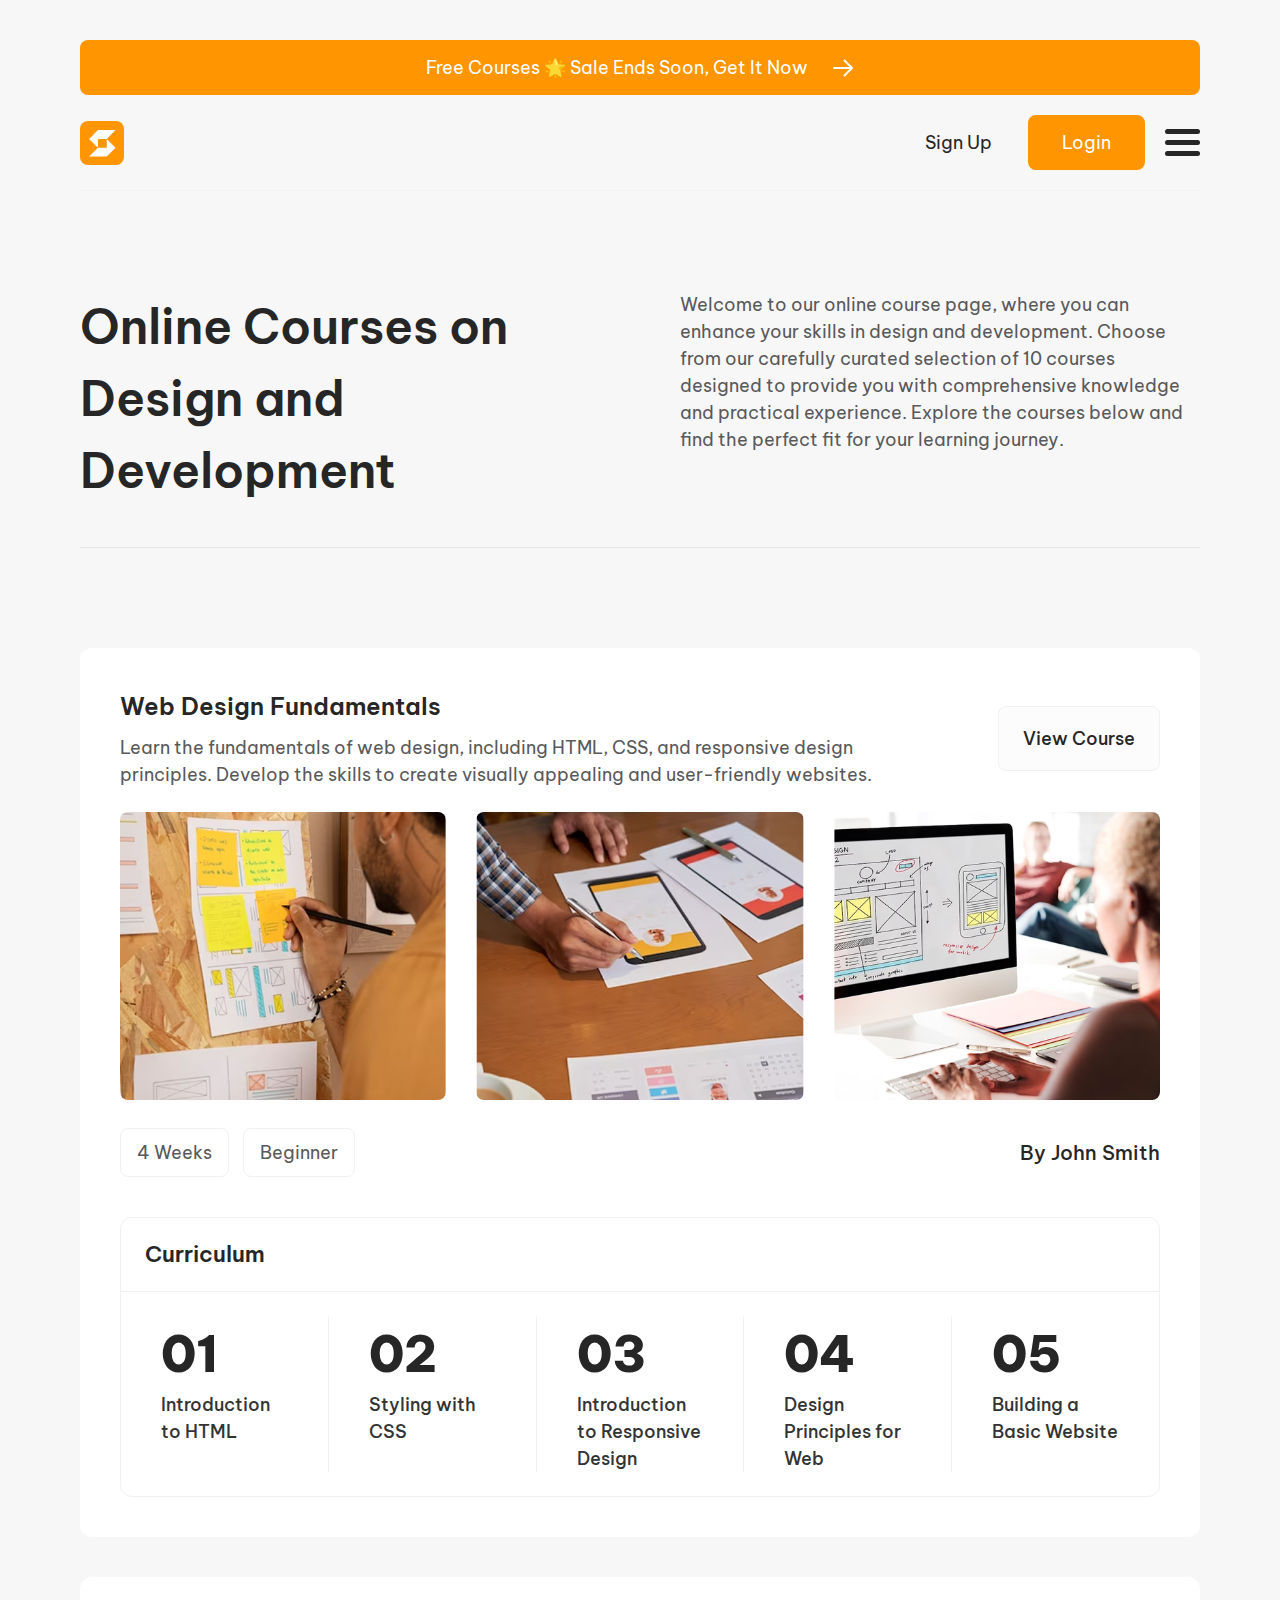
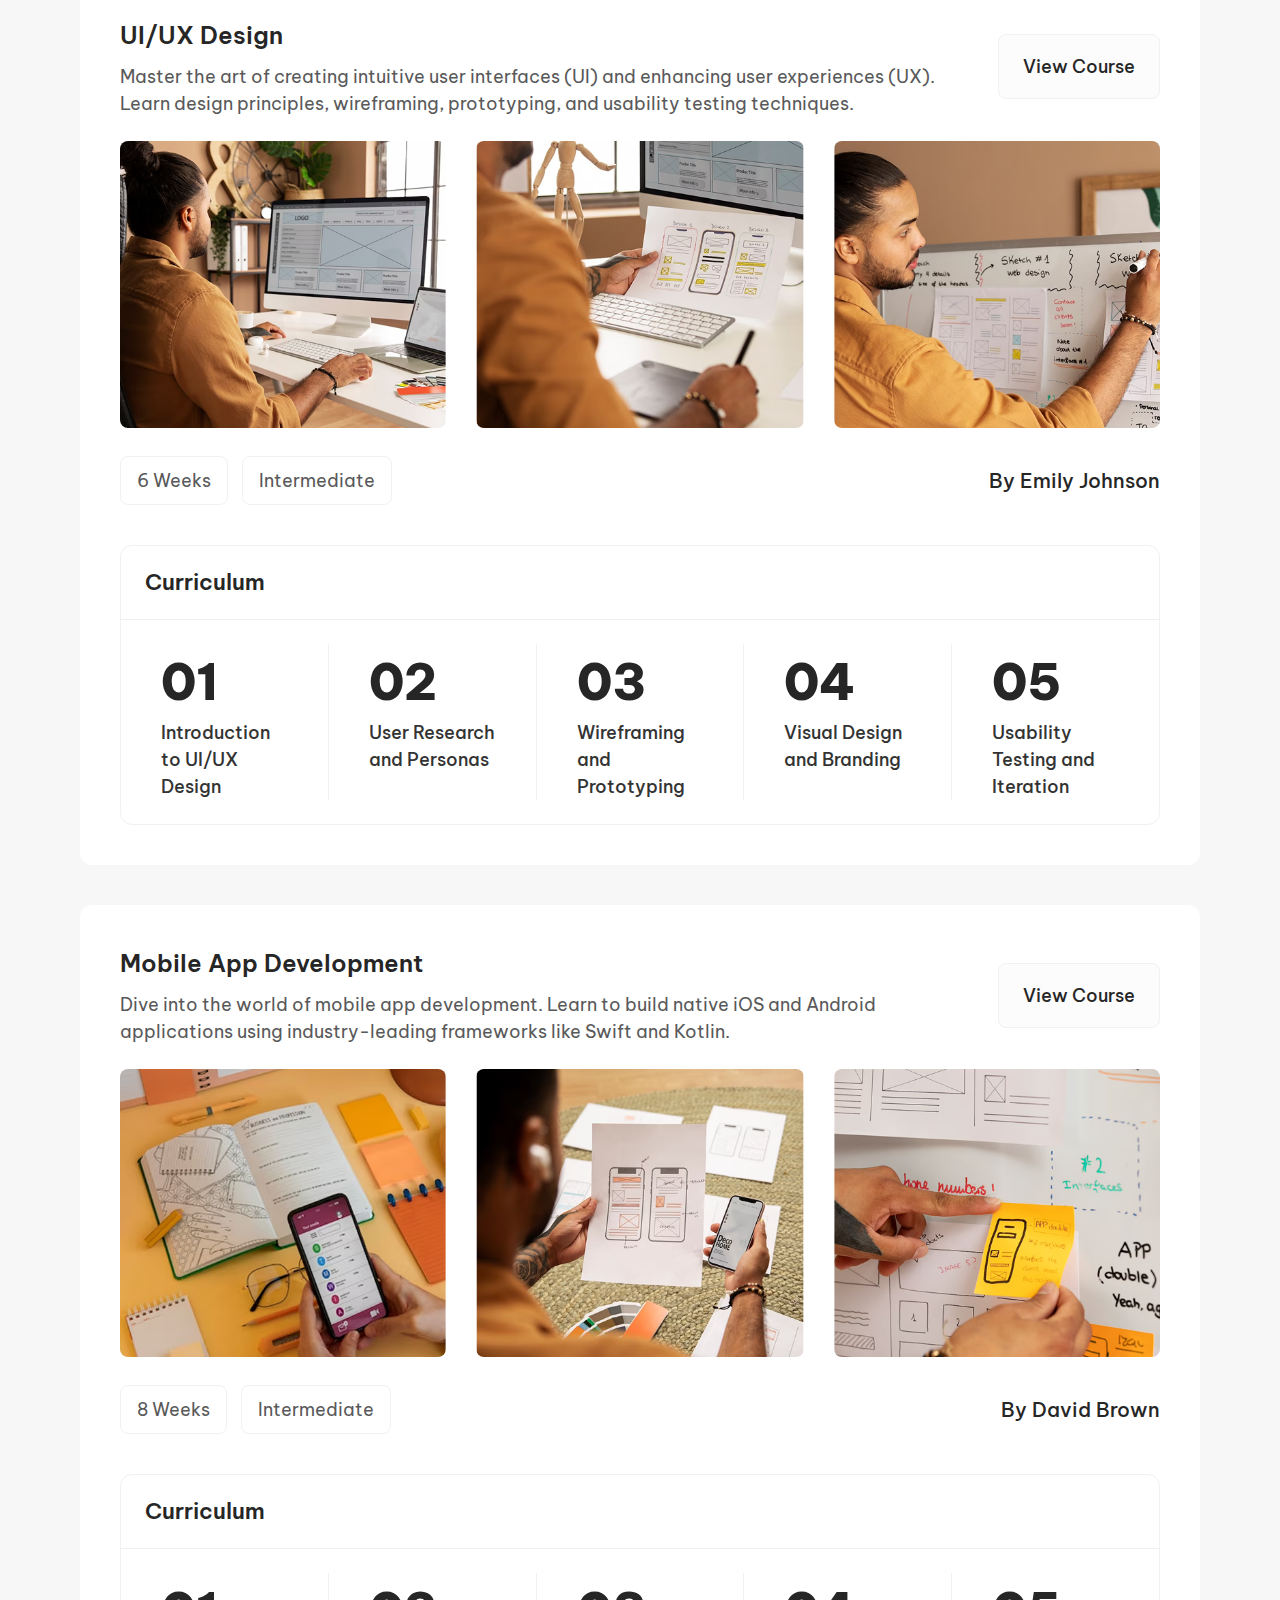
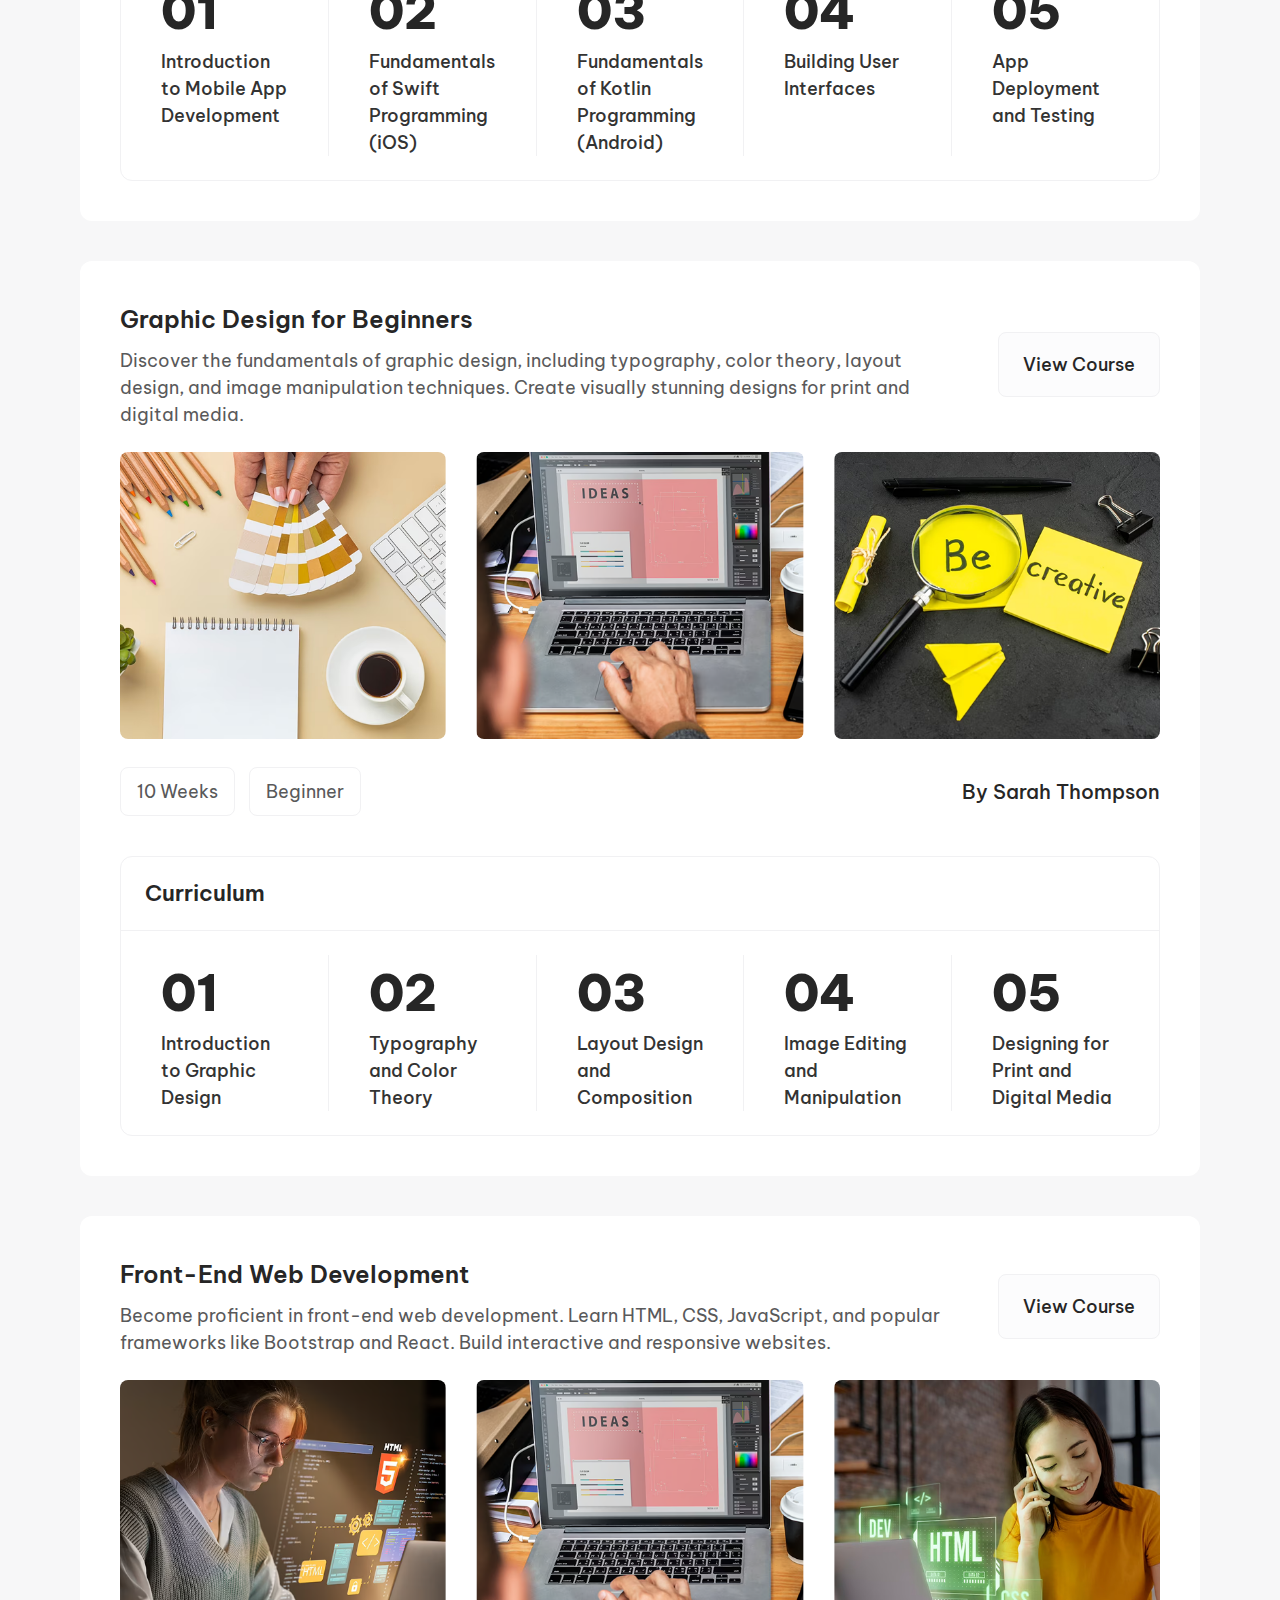
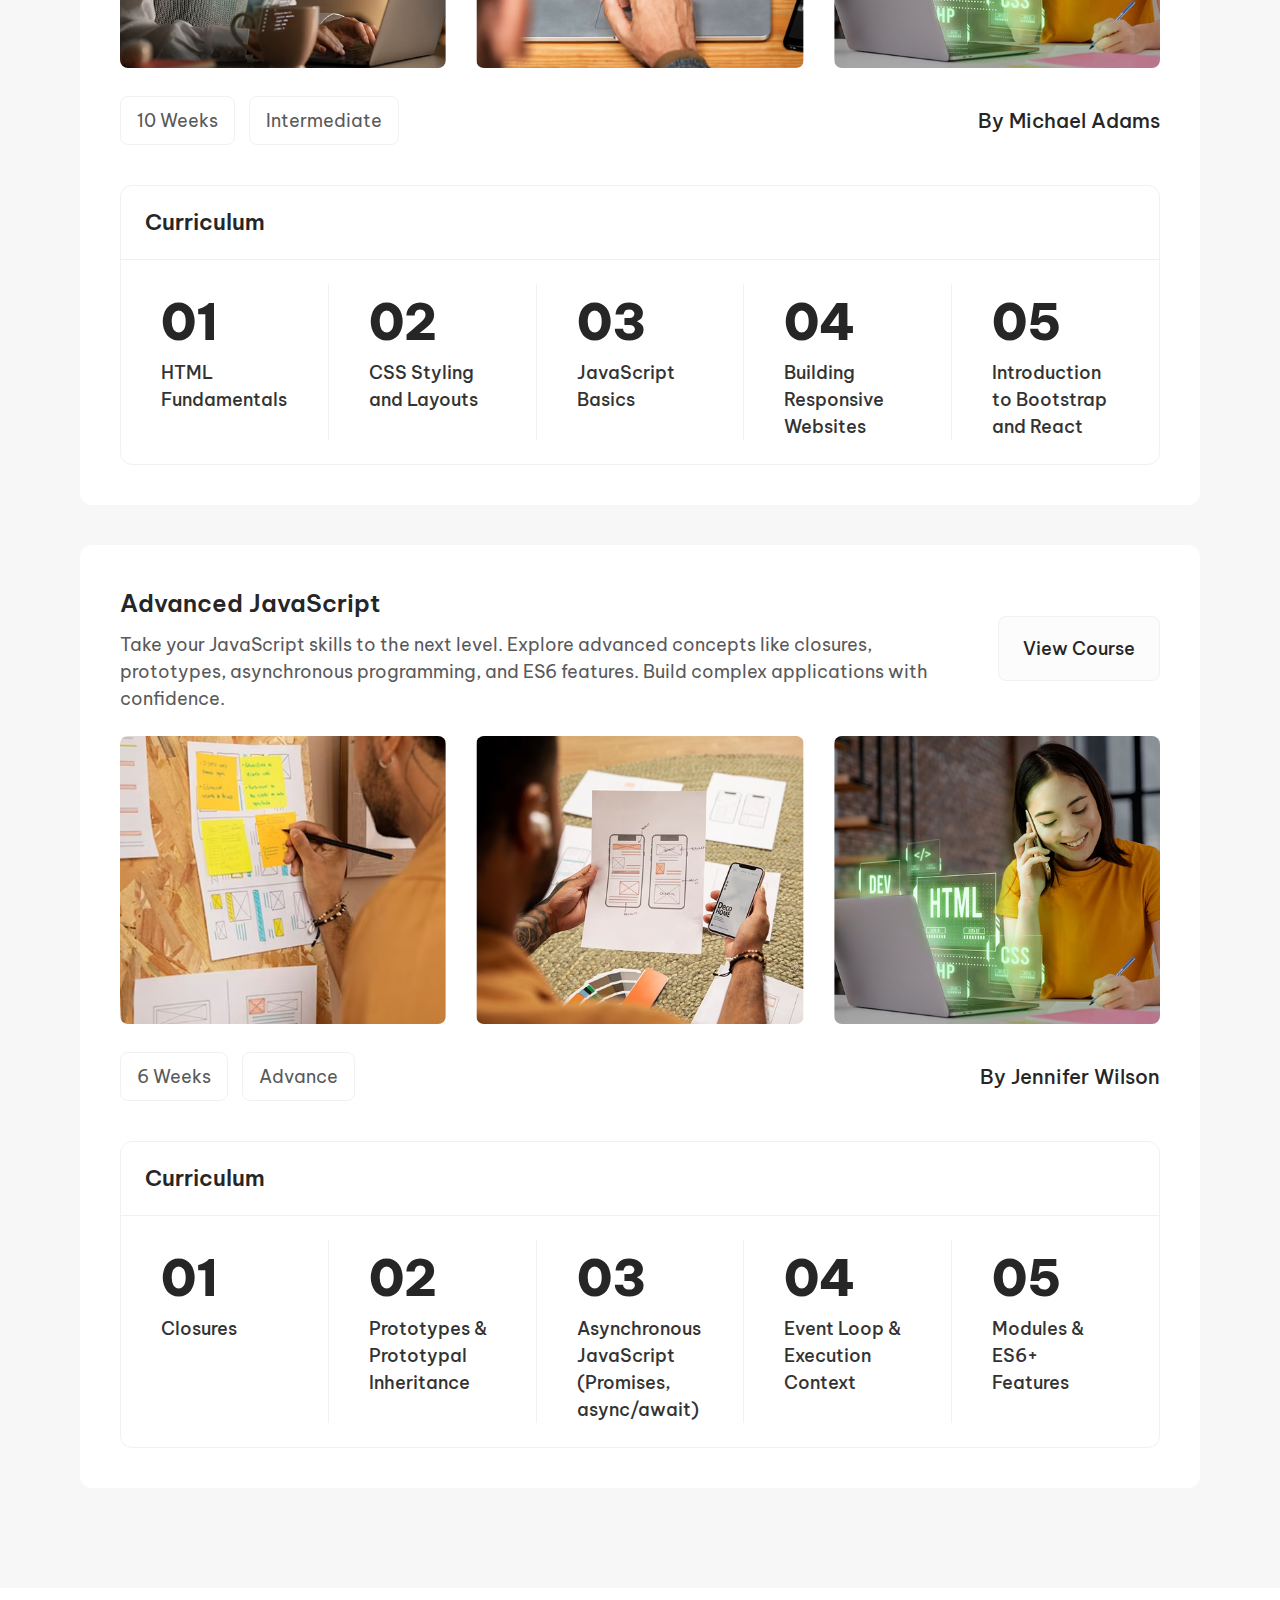
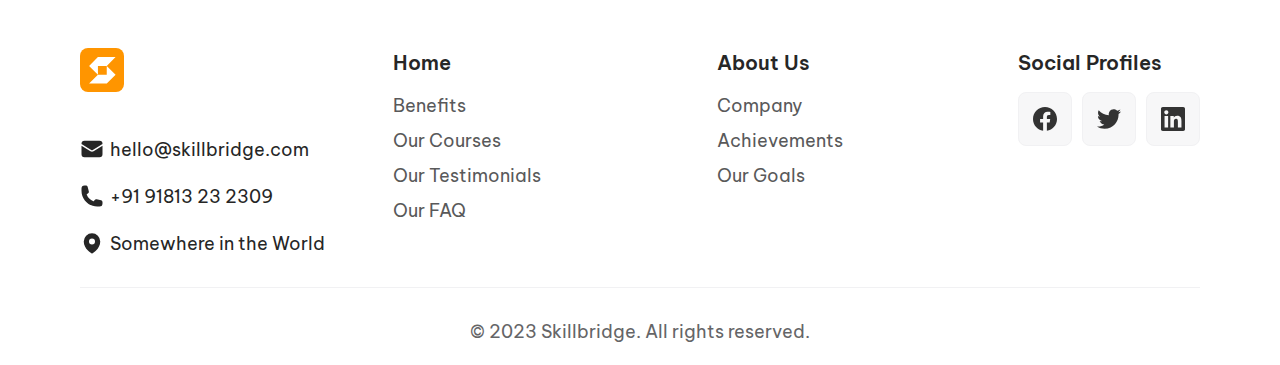
<file: courses.html>
<!DOCTYPE html>
<html lang="en">
<head>
    <meta charset="UTF-8">
    <meta name="viewport" content="width=device-width, initial-scale=1.0">

    <!-- LINK FOR SPLIDE.JS -->
    <link rel="stylesheet" href="https://cdn.jsdelivr.net/npm/@splidejs/splide@4.1.4/dist/css/splide.min.css">

    <!-- LINK FOR FONT BE VIETNAM PRO -->
    <link rel="preconnect" href="https://fonts.googleapis.com">
    <link rel="preconnect" href="https://fonts.gstatic.com" crossorigin>
    <link href="https://fonts.googleapis.com/css2?family=Be+Vietnam+Pro:ital,wght@0,100;0,200;0,300;0,400;0,500;0,600;0,700;0,800;0,900;1,100;1,200;1,300;1,400;1,500;1,600;1,700;1,800;1,900&display=swap" rel="stylesheet">

    <link rel="shortcut icon" href="./img/icons/desktop-logo-skillbridge.svg">
    <link rel="stylesheet" href="style.css">
    <title>Skillbridge</title>
</head>
<body>
    <header>
        <div class="header-content">
            <!-- PROMO BAR -->
            <section class="announcement-bar" aria-label="Promotion">
                <a href="#" class="announcement-link">
                    <span class="promo-text">Free Courses &#127775 Sale Ends Soon, Get It Now</span>
                    <svg xmlns="http://www.w3.org/2000/svg" fill="none" viewBox="0 0 24 24" stroke-width="2" stroke="currentColor" class="announcement-icon">
                        <path stroke-linecap="round" stroke-linejoin="round" d="M13.5 4.5 21 12m0 0-7.5 7.5M21 12H3" />
                    </svg>
                </a>
            </section>

            <!-- NAV AND LOGO -->
            <div class="branding-nav">
                <div class="nav-actions">
                    <a href="index.html" class="nav-logo">
                        <!-- FOR DESKTOP -->
                        <img src="./img/icons/desktop-logo-skillbridge.svg" alt="Logo Skillbridge" class="desktop-logo">

                        <!-- FOR LAPTOP -->
                        <img src="./img/icons/laptop-logo-skillbridge.svg" alt="Logo Skillbridge" class="laptop-logo">

                        <!-- FOR MOBILE -->
                        <img src="./img/icons/mobile-logo-skillbridge.svg" alt="Logo Skillbridge" class="mobile-logo">
                    </a>

                    <nav class="main-nav">
                        <ul>
                            <li><a href="index.html">Home</a></li>
                            <li><a href="courses.html">Courses</a></li>
                            <li><a href="about.html">About us</a></li>
                            <li><a href="pricing.html">Pricing</a></li>
                            <li><a href="contact.html">Contact</a></li>
                        </ul>
                    </nav>
                </div>

                <div class="btns-container">
                    <div class="auth-buttons">
                        <a href="signup.html" class="auth-buttons__button auth-buttons__button--sign">Sign Up</a>
    
                        <a href="login.html" class="auth-buttons__button auth-buttons__button--login">Login</a>
                    </div>
    
                    <!--Hamburger button-->
                    <button class="hamburger">
                        <div class="bar"></div>
                    </button>
    
    
                    <!--Hamburger menu-->
                    <nav class="mobile-nav">
                        <ul>
                            <li><a href="index.html">Home</a></li>
                            <li><a href="courses.html">Courses</a></li>
                            <li><a href="about.html">About us</a></li>
                            <li><a href="pricing.html">Pricing</a></li>
                            <li><a href="contact.html">Contact</a></li>
                        </ul>
                    </nav>
                </div>
            </div>
        </div>
    </header>

    <!-- MAIN CONTENT -->
    <main>
        <div class="container">
            <!-- SUBPAGE INTRO SECTION -->
            <section>
                <div class="subpage-intro">
                    <h1>Online Courses on Design and Development</h1>
                    <p>Welcome to our online course page, where you can enhance your skills in design and development. Choose from our carefully curated selection of 10 courses designed to provide you with comprehensive knowledge and practical experience. Explore the courses below and find the perfect fit for your learning journey.</p>
                </div>
            </section>

            <!-- COURSE LISTING SECTION -->
            <section>
                <div class="courses-subpage-list">
                    <article class="course-subpage-card">
                        <header class="course-subpage-header">
                            <div class="course-subpage-info">
                                <h2>Web Design Fundamentals</h2>
                                <p>Learn the fundamentals of web design, including HTML, CSS, and responsive design principles. Develop the skills to create visually appealing and user-friendly websites.</p>
                            </div>
    
                            <a href="web-design.html" class="course-subpage-link">View Course</a>
                        </header>
    
                        <div class="course-subpage-images">
                            <div class="image-container">
                                <img src="./img/courses-page/web-design/image01.png" alt="Image">
                            </div>
                            
                            <div class="image-container">
                                <img src="./img/courses-page/web-design/image02.png" alt="Image">
                            </div>
                            
                            <div class="image-container">
                                <img src="./img/courses-page/web-design/image03.png" alt="Image">
                            </div>
                            
                        </div>
    
                        <div class="course-meta">
                            <div class="course-duration-level">
                                <span class="course-subpage-duration">4 Weeks</span>
                                <span>Beginner</span>
                            </div>
    
                            <div class="course-subpage-instructor">
                                <span>By John Smith</span>
                            </div>
                        </div>
    
                        <div class="course-subpage-curriculum">
                            <p class="curriculum-title">Curriculum</p>
    
                            <div class="subpage-curriculum-list">
                                <div class="subpage-curriculum-item">
                                    <p class="curriculum-step">01</p>
                                    <p class="curriculum-topic">Introduction to HTML</p>
                                </div>

                                <div class="subpage-curriculum-item">
                                    <p class="curriculum-step">02</p>
                                    <p class="curriculum-topic">Styling with CSS</p>
                                </div>

                                <div class="subpage-curriculum-item">
                                    <p class="curriculum-step">03</p>
                                    <p class="curriculum-topic">Introduction to Responsive Design</p>
                                </div>

                                <div class="subpage-curriculum-item">
                                    <p class="curriculum-step">04</p>
                                    <p class="curriculum-topic">Design Principles for Web</p>
                                </div>

                                <div class="subpage-curriculum-item">
                                    <p class="curriculum-step">05</p>
                                    <p class="curriculum-topic">Building a Basic Website</p>
                                </div>
                            </div>
                        </div>
                    </article>

                    <article class="course-subpage-card">
                        <header class="course-subpage-header">
                            <div class="course-subpage-info">
                                <h2>UI/UX Design</h2>
                                <p>Master the art of creating intuitive user interfaces (UI) and enhancing user experiences (UX). Learn design principles, wireframing, prototyping, and usability testing techniques.</p>
                            </div>
    
                            <a href="ui-ux.html" class="course-subpage-link">View Course</a>
                        </header>
    
                        <div class="course-subpage-images">
                            <div class="image-container">
                                <img src="./img/courses-page/UI,UX/image01.png" alt="Image">
                            </div>
                            
                            <div class="image-container">
                                <img src="./img/courses-page/UI,UX/image02.png" alt="Image">
                            </div>
                            
                            <div class="image-container">
                                <img src="./img/courses-page/UI,UX/image03.png" alt="Image">
                            </div>
                            
                        </div>
    
                        <div class="course-meta">
                            <div class="course-duration-level">
                                <span class="course-subpage-duration">6 Weeks</span>
                                <span>Intermediate</span>
                            </div>
    
                            <div class="course-subpage-instructor">
                                <span>By Emily Johnson</span>
                            </div>
                        </div>
    
                        <div class="course-subpage-curriculum">
                            <p class="curriculum-title">Curriculum</p>
    
                            <div class="subpage-curriculum-list">
                                <div class="subpage-curriculum-item">
                                    <p class="curriculum-step">01</p>
                                    <p class="curriculum-topic">Introduction to UI/UX Design</p>
                                </div>

                                <div class="subpage-curriculum-item">
                                    <p class="curriculum-step">02</p>
                                    <p class="curriculum-topic">User Research and Personas</p>
                                </div>

                                <div class="subpage-curriculum-item">
                                    <p class="curriculum-step">03</p>
                                    <p class="curriculum-topic">Wireframing and Prototyping</p>
                                </div>

                                <div class="subpage-curriculum-item">
                                    <p class="curriculum-step">04</p>
                                    <p class="curriculum-topic">Visual Design and Branding</p>
                                </div>

                                <div class="subpage-curriculum-item">
                                    <p class="curriculum-step">05</p>
                                    <p class="curriculum-topic">Usability Testing and Iteration</p>
                                </div>
                            </div>
                        </div>
                    </article>

                    <article class="course-subpage-card">
                        <header class="course-subpage-header">
                            <div class="course-subpage-info">
                                <h2>Mobile App Development</h2>
                                <p>Dive into the world of mobile app development. Learn to build native iOS and Android applications using industry-leading frameworks like Swift and Kotlin.</p>
                            </div>
    
                            <a href="mobile-app.html" class="course-subpage-link">View Course</a>
                        </header>
    
                        <div class="course-subpage-images">
                            <div class="image-container">
                                <img src="./img/courses-page/mobile-app/image01.png" alt="Image">
                            </div>
                            
                            <div class="image-container">
                                <img src="./img/courses-page/mobile-app/image02.png" alt="Image">
                            </div>
                            
                            <div class="image-container">
                                <img src="./img/courses-page/mobile-app/image03.png" alt="Image">
                            </div>
                            
                        </div>
    
                        <div class="course-meta">
                            <div class="course-duration-level">
                                <span class="course-subpage-duration">8 Weeks</span>
                                <span>Intermediate</span>
                            </div>
    
                            <div class="course-subpage-instructor">
                                <span>By David Brown</span>
                            </div>
                        </div>
    
                        <div class="course-subpage-curriculum">
                            <p class="curriculum-title">Curriculum</p>
    
                            <div class="subpage-curriculum-list">
                                <div class="subpage-curriculum-item">
                                    <p class="curriculum-step">01</p>
                                    <p class="curriculum-topic">Introduction to Mobile App Development</p>
                                </div>

                                <div class="subpage-curriculum-item">
                                    <p class="curriculum-step">02</p>
                                    <p class="curriculum-topic">Fundamentals of Swift Programming (iOS)</p>
                                </div>

                                <div class="subpage-curriculum-item">
                                    <p class="curriculum-step">03</p>
                                    <p class="curriculum-topic">Fundamentals of Kotlin Programming (Android)</p>
                                </div>

                                <div class="subpage-curriculum-item">
                                    <p class="curriculum-step">04</p>
                                    <p class="curriculum-topic">Building User Interfaces</p>
                                </div>

                                <div class="subpage-curriculum-item">
                                    <p class="curriculum-step">05</p>
                                    <p class="curriculum-topic">App Deployment and Testing</p>
                                </div>
                            </div>
                        </div>
                    </article>

                    <article class="course-subpage-card">
                        <header class="course-subpage-header">
                            <div class="course-subpage-info">
                                <h2>Graphic Design for Beginners</h2>
                                <p>Discover the fundamentals of graphic design, including typography, color theory, layout design, and image manipulation techniques. Create visually stunning designs for print and digital media.</p>
                            </div>
    
                            <a href="graphic-design.html" class="course-subpage-link">View Course</a>
                        </header>
    
                        <div class="course-subpage-images">
                            <div class="image-container">
                                <img src="./img/courses-page/graphic-design/image01.png" alt="Image">
                            </div>
                            
                            <div class="image-container">
                                <img src="./img/courses-page/graphic-design/image02.png" alt="Image">
                            </div>
                            
                            <div class="image-container">
                                <img src="./img/courses-page/graphic-design/image03.png" alt="Image">
                            </div>
                            
                        </div>
    
                        <div class="course-meta">
                            <div class="course-duration-level">
                                <span class="course-subpage-duration">10 Weeks</span>
                                <span>Beginner</span>
                            </div>
    
                            <div class="course-subpage-instructor">
                                <span>By Sarah Thompson</span>
                            </div>
                        </div>
    
                        <div class="course-subpage-curriculum">
                            <p class="curriculum-title">Curriculum</p>
    
                            <div class="subpage-curriculum-list">
                                <div class="subpage-curriculum-item">
                                    <p class="curriculum-step">01</p>
                                    <p class="curriculum-topic">Introduction to Graphic Design</p>
                                </div>

                                <div class="subpage-curriculum-item">
                                    <p class="curriculum-step">02</p>
                                    <p class="curriculum-topic">Typography and Color Theory</p>
                                </div>

                                <div class="subpage-curriculum-item">
                                    <p class="curriculum-step">03</p>
                                    <p class="curriculum-topic">Layout Design and Composition</p>
                                </div>

                                <div class="subpage-curriculum-item">
                                    <p class="curriculum-step">04</p>
                                    <p class="curriculum-topic">Image Editing and Manipulation</p>
                                </div>

                                <div class="subpage-curriculum-item">
                                    <p class="curriculum-step">05</p>
                                    <p class="curriculum-topic">Designing for Print and Digital Media</p>
                                </div>
                            </div>
                        </div>
                    </article>

                    <article class="course-subpage-card">
                        <header class="course-subpage-header">
                            <div class="course-subpage-info">
                                <h2>Front-End Web Development</h2>
                                <p>Become proficient in front-end web development. Learn HTML, CSS, JavaScript, and popular frameworks like Bootstrap and React. Build interactive and responsive websites.</p>
                            </div>
    
                            <a href="frontend-web.html" class="course-subpage-link">View Course</a>
                        </header>
    
                        <div class="course-subpage-images">
                            <div class="image-container">
                                <img src="./img/courses-page/frontend-web/image01.png" alt="Image">
                            </div>
                            
                            <div class="image-container">
                                <img src="./img/courses-page/graphic-design/image02.png" alt="Image">
                            </div>
                            
                            <div class="image-container">
                                <img src="./img/courses-page/frontend-web/image03.png" alt="Image">
                            </div>
                            
                        </div>
    
                        <div class="course-meta">
                            <div class="course-duration-level">
                                <span class="course-subpage-duration">10 Weeks</span>
                                <span>Intermediate</span>
                            </div>
    
                            <div class="course-subpage-instructor">
                                <span>By Michael Adams</span>
                            </div>
                        </div>
    
                        <div class="course-subpage-curriculum">
                            <p class="curriculum-title">Curriculum</p>
    
                            <div class="subpage-curriculum-list">
                                <div class="subpage-curriculum-item">
                                    <p class="curriculum-step">01</p>
                                    <p class="curriculum-topic">HTML Fundamentals</p>
                                </div>

                                <div class="subpage-curriculum-item">
                                    <p class="curriculum-step">02</p>
                                    <p class="curriculum-topic">CSS Styling and Layouts</p>
                                </div>

                                <div class="subpage-curriculum-item">
                                    <p class="curriculum-step">03</p>
                                    <p class="curriculum-topic">JavaScript Basics</p>
                                </div>

                                <div class="subpage-curriculum-item">
                                    <p class="curriculum-step">04</p>
                                    <p class="curriculum-topic">Building Responsive Websites</p>
                                </div>

                                <div class="subpage-curriculum-item">
                                    <p class="curriculum-step">05</p>
                                    <p class="curriculum-topic">Introduction to Bootstrap and React</p>
                                </div>
                            </div>
                        </div>
                    </article>

                    <article class="course-subpage-card">
                        <header class="course-subpage-header">
                            <div class="course-subpage-info">
                                <h2>Advanced JavaScript</h2>
                                <p>Take your JavaScript skills to the next level. Explore advanced concepts like closures, prototypes, asynchronous programming, and ES6 features. Build complex applications with confidence.</p>
                            </div>
    
                            <a href="advanced-js.html" class="course-subpage-link">View Course</a>
                        </header>
    
                        <div class="course-subpage-images">
                            <div class="image-container">
                                <img src="./img/courses-page/advanced-js/image01.png" alt="Image">
                            </div>
                            
                            <div class="image-container">
                                <img src="./img/courses-page/advanced-js/image02.png" alt="Image">
                            </div>
                            
                            <div class="image-container">
                                <img src="./img/courses-page/advanced-js/image03.png" alt="Image">
                            </div>
                            
                        </div>
    
                        <div class="course-meta">
                            <div class="course-duration-level">
                                <span class="course-subpage-duration">6 Weeks</span>
                                <span>Advance</span>
                            </div>
    
                            <div class="course-subpage-instructor">
                                <span>By Jennifer Wilson</span>
                            </div>
                        </div>
    
                        <div class="course-subpage-curriculum">
                            <p class="curriculum-title">Curriculum</p>
    
                            <div class="subpage-curriculum-list">
                                <div class="subpage-curriculum-item">
                                    <p class="curriculum-step">01</p>
                                    <p class="curriculum-topic">Closures</p>
                                </div>

                                <div class="subpage-curriculum-item">
                                    <p class="curriculum-step">02</p>
                                    <p class="curriculum-topic">Prototypes & Prototypal Inheritance</p>
                                </div>

                                <div class="subpage-curriculum-item">
                                    <p class="curriculum-step">03</p>
                                    <p class="curriculum-topic">Asynchronous JavaScript (Promises, async/await)</p>
                                </div>

                                <div class="subpage-curriculum-item">
                                    <p class="curriculum-step">04</p>
                                    <p class="curriculum-topic">Event Loop & Execution Context</p>
                                </div>

                                <div class="subpage-curriculum-item">
                                    <p class="curriculum-step">05</p>
                                    <p class="curriculum-topic">Modules & ES6+ Features</p>
                                </div>
                            </div>
                        </div>
                    </article>
                </div>
            </section>
        </div>
    </main>

    <!-- FOOTER -->
    <footer role="contentinfo">
        <div class="footer">
            <div class="footer-wrapper">
                <div class="footer-content">
                    <div class="footer-contact-container">
                        <a href="index.html" class="footer-logo">
                            <!-- FOR DESKTOP -->
                            <img src="./img/icons/desktop-logo-skillbridge.svg" alt="Logo Skillbridge" class="footer-desktop-logo">

                            <!-- FOR LAPTOP -->
                            <img src="./img/icons/laptop-logo-skillbridge.svg" alt="Logo Skillbridge" class="footer-laptop-logo">

                            <!-- FOR MOBILE -->
                            <img src="./img/icons/mobile-logo-skillbridge.svg" alt="Logo Skillbridge" class="footer-mobile-logo">
                        </a>
    
                        <address class="footer-contact">
                            <a href="mailto:hello@skillbridge.com" class="footer-contact-item">
                                <svg xmlns="http://www.w3.org/2000/svg" viewBox="0 0 24 24" fill="currentColor" aria-hidden="true" class="footer-icon">
                                    <path d="M1.5 8.67v8.58a3 3 0 0 0 3 3h15a3 3 0 0 0 3-3V8.67l-8.928 5.493a3 3 0 0 1-3.144 0L1.5 8.67Z" />
                                    <path d="M22.5 6.908V6.75a3 3 0 0 0-3-3h-15a3 3 0 0 0-3 3v.158l9.714 5.978a1.5 1.5 0 0 0 1.572 0L22.5 6.908Z" />
                                </svg>
            
                                <span class="contact-item">hello@skillbridge.com</span>
                            </a>
                        
                            <a href="tel:+9191813232309" class="footer-contact-item">
                                <svg xmlns="http://www.w3.org/2000/svg" viewBox="0 0 24 24" fill="currentColor" aria-hidden="true" class="footer-icon">
                                    <path fill-rule="evenodd" d="M1.5 4.5a3 3 0 0 1 3-3h1.372c.86 0 1.61.586 1.819 1.42l1.105 4.423a1.875 1.875 0 0 1-.694 1.955l-1.293.97c-.135.101-.164.249-.126.352a11.285 11.285 0 0 0 6.697 6.697c.103.038.25.009.352-.126l.97-1.293a1.875 1.875 0 0 1 1.955-.694l4.423 1.105c.834.209 1.42.959 1.42 1.82V19.5a3 3 0 0 1-3 3h-2.25C8.552 22.5 1.5 15.448 1.5 6.75V4.5Z" clip-rule="evenodd" />
                                </svg>
            
                                <span class="contact-item">+91 91813 23 2309</span>
                            </a>
                        
                            <a href="https://www.google.com/maps?q=Somewhere+in+the+World" target="_blank" class="footer-contact-item">
                                <svg xmlns="http://www.w3.org/2000/svg" viewBox="0 0 24 24" fill="currentColor" aria-hidden="true" class="footer-icon">
                                    <path fill-rule="evenodd" d="m11.54 22.351.07.04.028.016a.76.76 0 0 0 .723 0l.028-.015.071-.041a16.975 16.975 0 0 0 1.144-.742 19.58 19.58 0 0 0 2.683-2.282c1.944-1.99 3.963-4.98 3.963-8.827a8.25 8.25 0 0 0-16.5 0c0 3.846 2.02 6.837 3.963 8.827a19.58 19.58 0 0 0 2.682 2.282 16.975 16.975 0 0 0 1.145.742ZM12 13.5a3 3 0 1 0 0-6 3 3 0 0 0 0 6Z" clip-rule="evenodd" />
                                </svg>
            
                                <span class="contact-item">Somewhere in the World</span>
                            </a>
                        </address>
                    </div>
    
                    <div class="footer-nav">
                        <div class="footer-nav-column">
                            <p class="footer-nav-title">Home</p>
                            <ul>
                                <li><a href="#">Benefits</a></li>
                                <li><a href="#">Our Courses</a></li>
                                <li><a href="#">Our Testimonials</a></li>
                                <li><a href="#">Our FAQ</a></li>
                            </ul>
                        </div>
    
                        <div class="footer-nav-column">
                            <p class="footer-nav-title">About Us</p>
                            <ul>
                                <li><a href="#">Company</a></li>
                                <li><a href="#">Achievements</a></li>
                                <li><a href="#">Our Goals</a></li>
                            </ul>
                        </div>
    
                        <div class="footer-nav-column">
                            <p class="footer-nav-title">Social Profiles</p>
    
                            <div class="footer-socials">
                                <a href="https://www.facebook.com/" target="_blank" class="footer-social-link">
                                    <img src="./img/icons/fb-icon.svg" alt="Facebook Logo">
                                </a>
    
                                <a href="https://x.com/?lang=cs" target="_blank" class="footer-social-link">
                                    <img src="./img/icons/twitter-icon.svg" alt="Twitter Logo">
                                </a>
    
                                <a href="https://www.linkedin.com/feed/" target="_blank" class="footer-social-link">
                                    <img src="./img/icons/linkedin-icon.svg" alt="LinkedIn Logo">
                                </a>
                            </div>
                        </div>
                    </div>
                </div>
    
                <p class="footer-copyright">© 2023 Skillbridge. All rights reserved.</p>
            </div>
        </div>

    </footer>

    <script src="https://cdn.jsdelivr.net/npm/@splidejs/splide@4.1.4/dist/js/splide.min.js"></script>
    <script src="script.js"></script>
</body>
</html>
</file>
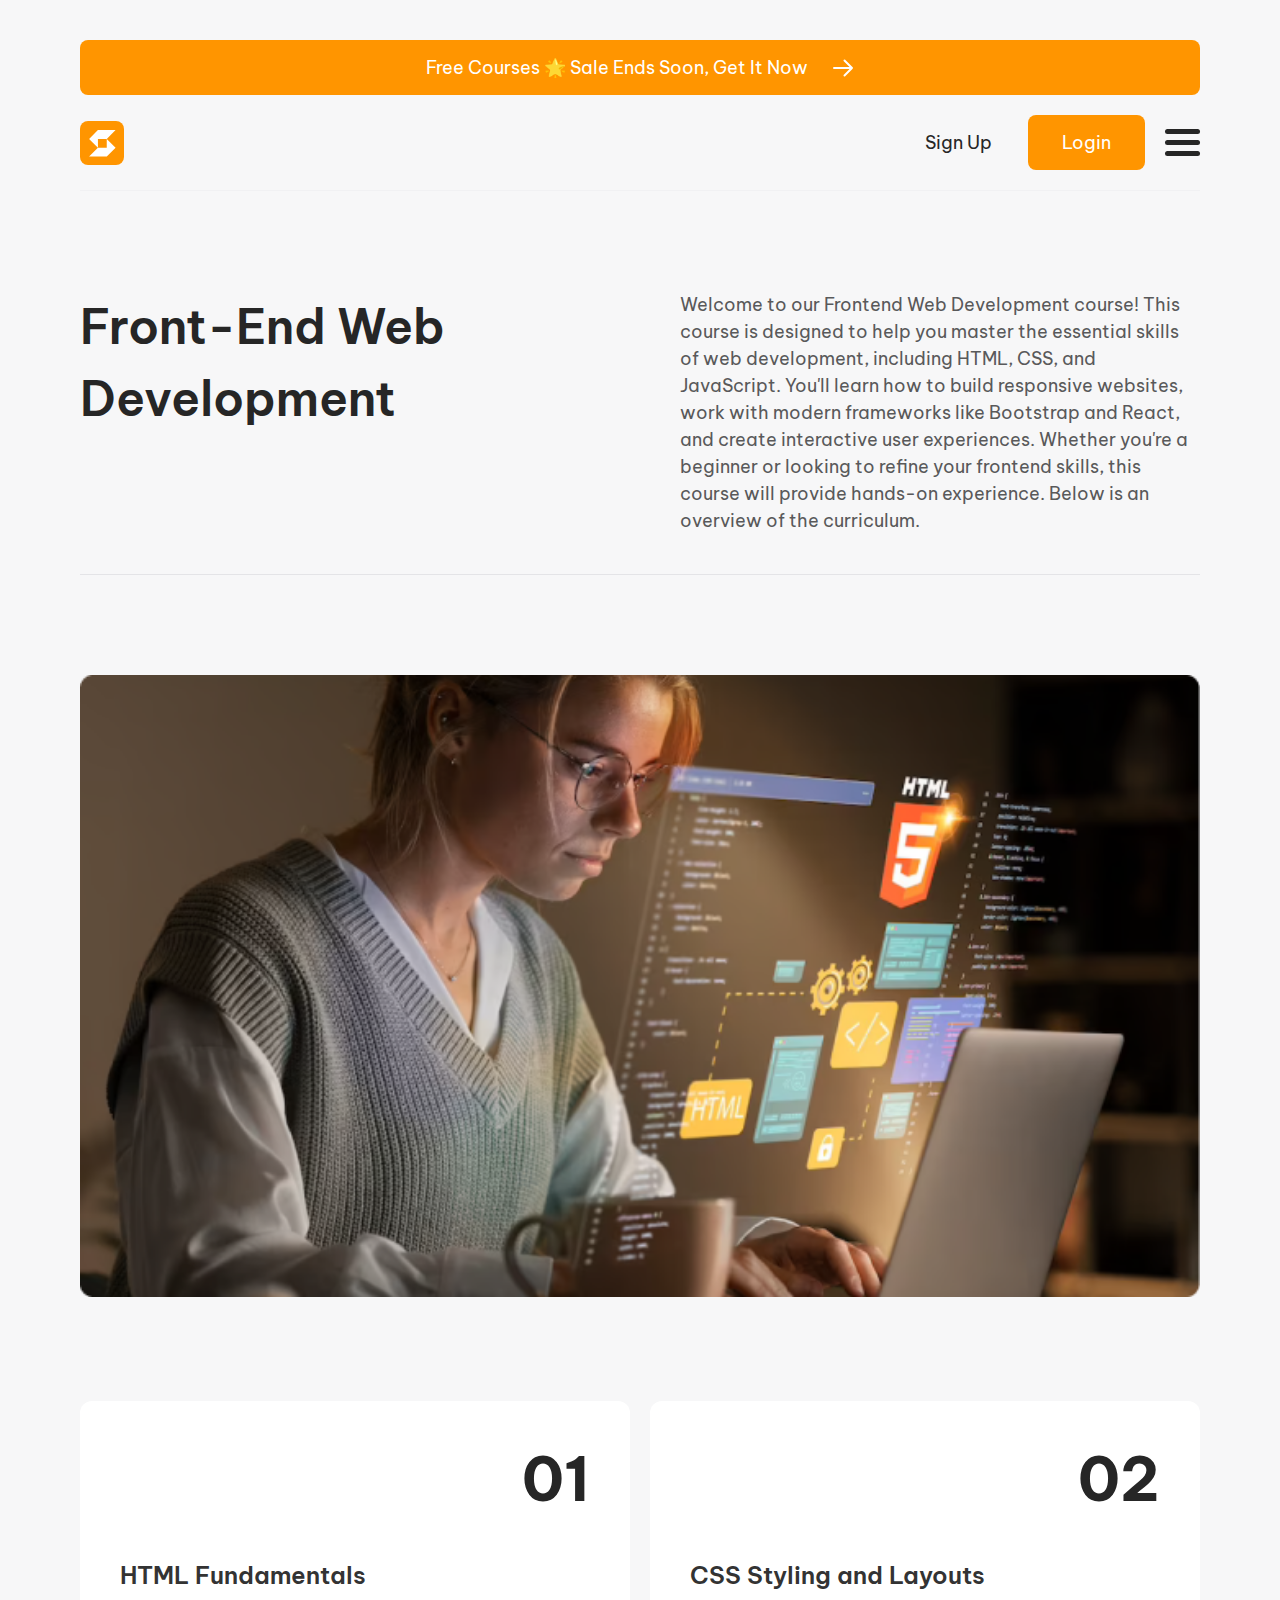
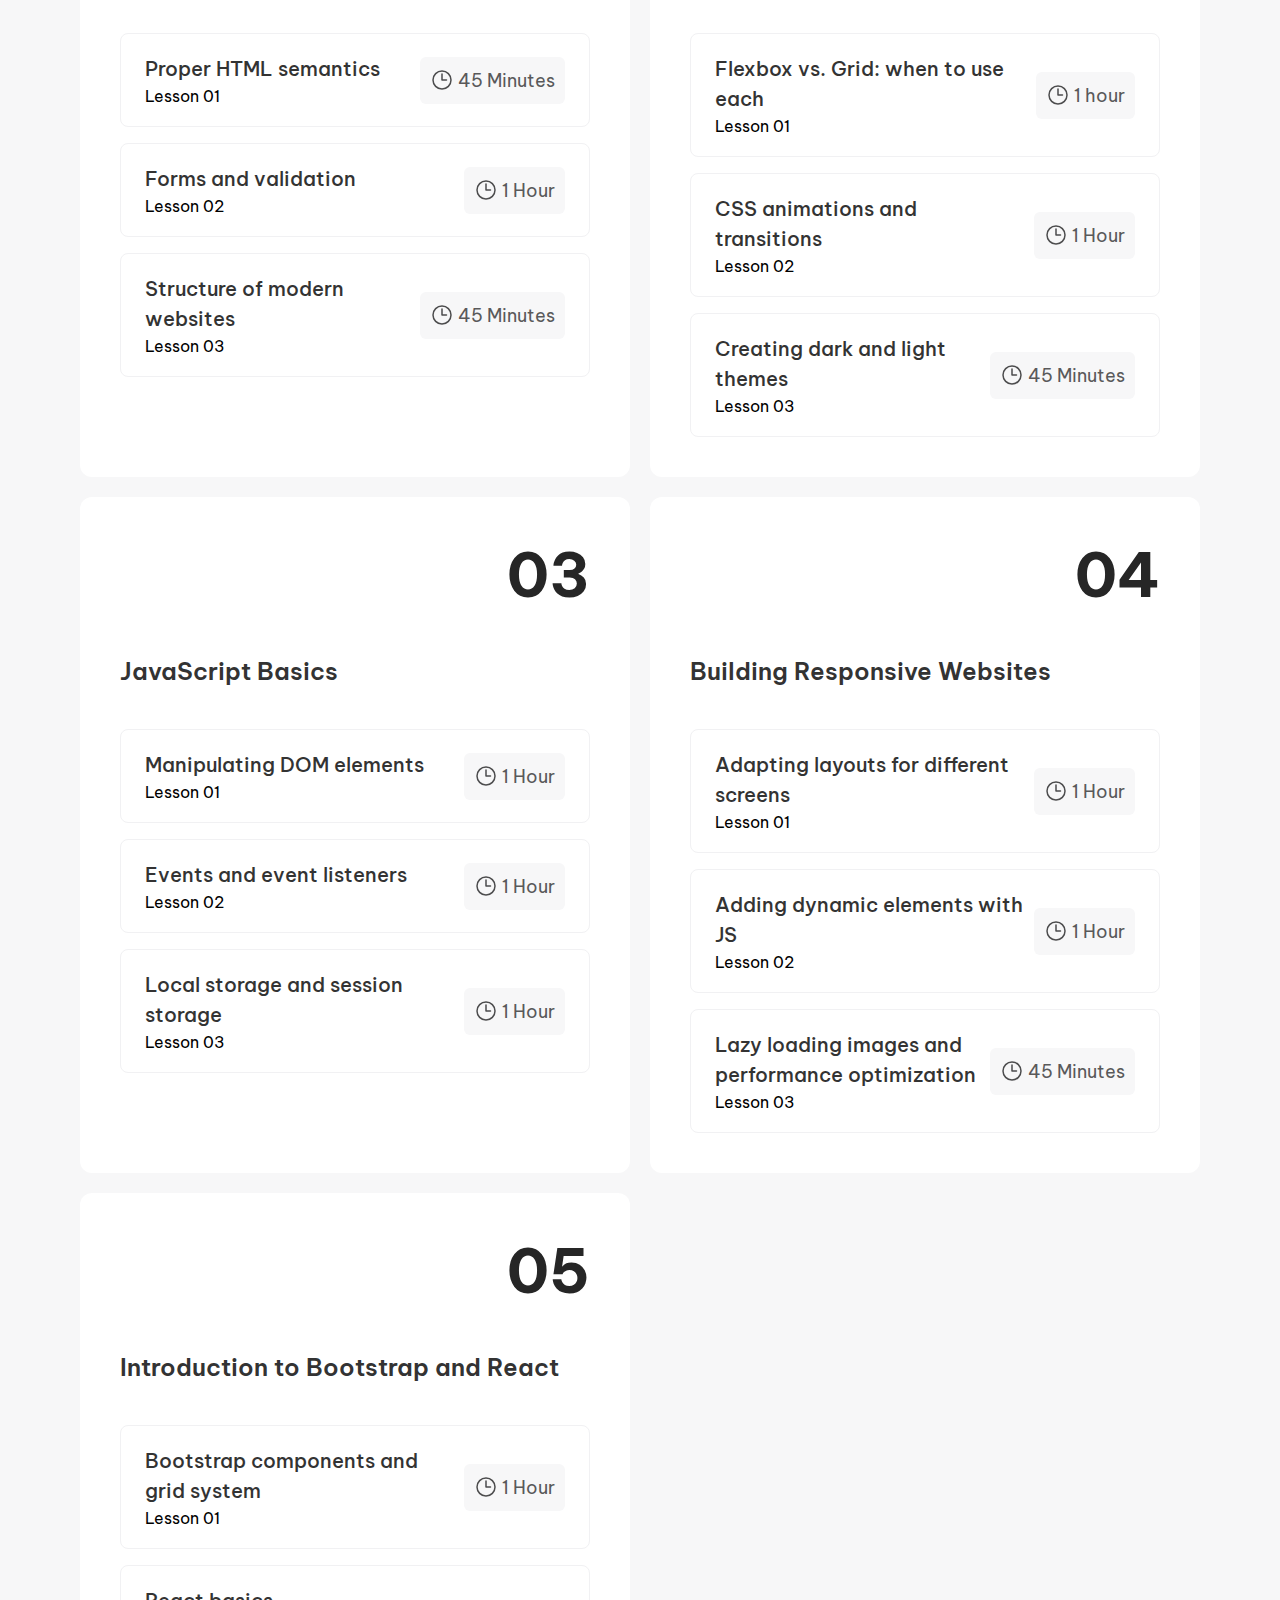
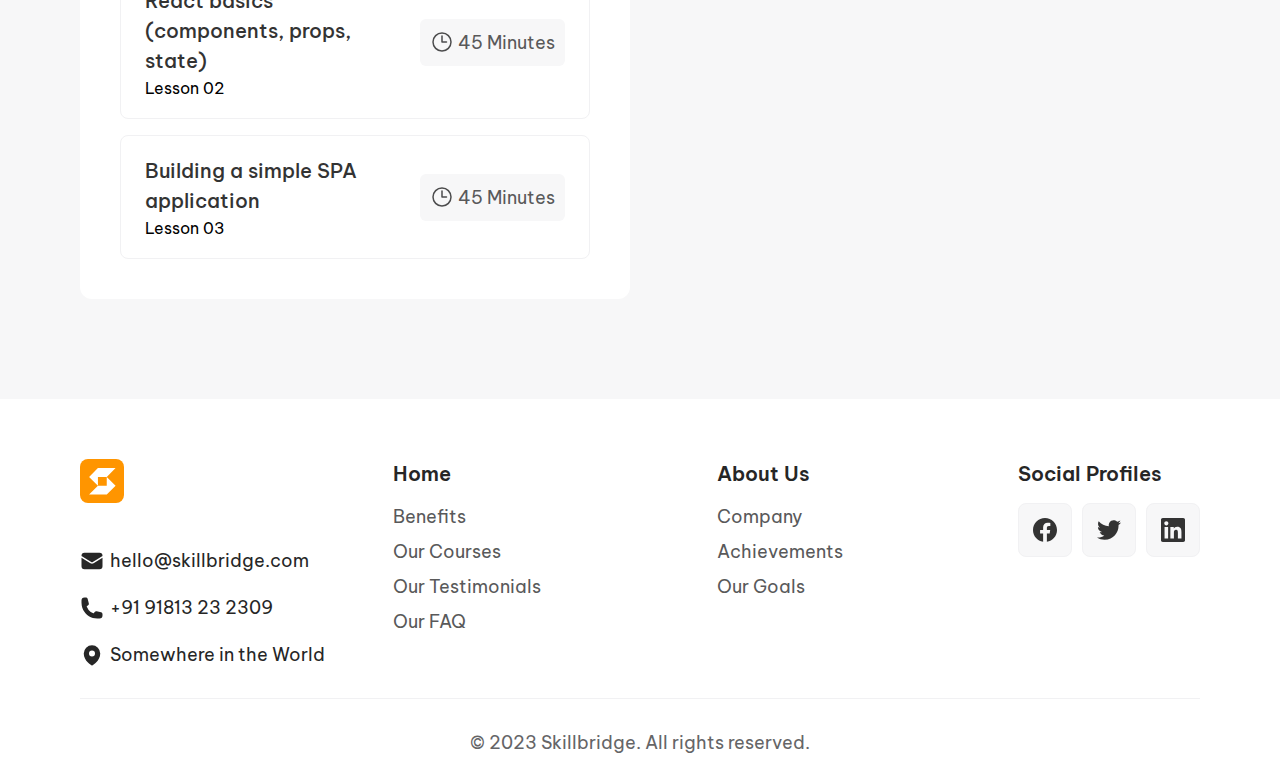
<file: frontend-web.html>
<!DOCTYPE html>
<html lang="en">
<head>
    <meta charset="UTF-8">
    <meta name="viewport" content="width=device-width, initial-scale=1.0">

    <!-- LINK FOR SPLIDE.JS -->
    <link rel="stylesheet" href="https://cdn.jsdelivr.net/npm/@splidejs/splide@4.1.4/dist/css/splide.min.css">

    <!-- LINK FOR FONT BE VIETNAM PRO -->
    <link rel="preconnect" href="https://fonts.googleapis.com">
    <link rel="preconnect" href="https://fonts.gstatic.com" crossorigin>
    <link href="https://fonts.googleapis.com/css2?family=Be+Vietnam+Pro:ital,wght@0,100;0,200;0,300;0,400;0,500;0,600;0,700;0,800;0,900;1,100;1,200;1,300;1,400;1,500;1,600;1,700;1,800;1,900&display=swap" rel="stylesheet">

    <link rel="shortcut icon" href="./img/icons/desktop-logo-skillbridge.svg">
    <link rel="stylesheet" href="style.css">
    <title>Skillbridge</title>
</head>
<body>
    <header>
        <div class="header-content">
            <!-- PROMO BAR -->
            <section class="announcement-bar" aria-label="Promotion">
                <a href="#" class="announcement-link">
                    <span class="promo-text">Free Courses &#127775 Sale Ends Soon, Get It Now</span>
                    <svg xmlns="http://www.w3.org/2000/svg" fill="none" viewBox="0 0 24 24" stroke-width="2" stroke="currentColor" class="announcement-icon">
                        <path stroke-linecap="round" stroke-linejoin="round" d="M13.5 4.5 21 12m0 0-7.5 7.5M21 12H3" />
                    </svg>
                </a>
            </section>

            <!-- NAV AND LOGO -->
            <div class="branding-nav">
                <div class="nav-actions">
                    <a href="index.html" class="nav-logo">
                        <!-- FOR DESKTOP -->
                        <img src="./img/icons/desktop-logo-skillbridge.svg" alt="Logo Skillbridge" class="desktop-logo">

                        <!-- FOR LAPTOP -->
                        <img src="./img/icons/laptop-logo-skillbridge.svg" alt="Logo Skillbridge" class="laptop-logo">

                        <!-- FOR MOBILE -->
                        <img src="./img/icons/mobile-logo-skillbridge.svg" alt="Logo Skillbridge" class="mobile-logo">
                    </a>

                    <nav class="main-nav">
                        <ul>
                            <li><a href="index.html">Home</a></li>
                            <li><a href="courses.html">Courses</a></li>
                            <li><a href="about.html">About us</a></li>
                            <li><a href="pricing.html">Pricing</a></li>
                            <li><a href="contact.html">Contact</a></li>
                        </ul>
                    </nav>
                </div>

                <div class="btns-container">
                    <div class="auth-buttons">
                        <a href="signup.html" class="auth-buttons__button auth-buttons__button--sign">Sign Up</a>
    
                        <a href="login.html" class="auth-buttons__button auth-buttons__button--login">Login</a>
                    </div>
    
                    <!--Hamburger button-->
                    <button class="hamburger">
                        <div class="bar"></div>
                    </button>
    
    
                    <!--Hamburger menu-->
                    <nav class="mobile-nav">
                        <ul>
                            <li><a href="index.html">Home</a></li>
                            <li><a href="courses.html">Courses</a></li>
                            <li><a href="about.html">About us</a></li>
                            <li><a href="pricing.html">Pricing</a></li>
                            <li><a href="contact.html">Contact</a></li>
                        </ul>
                    </nav>
                </div>
            </div>
        </div>
    </header>

    <!-- MAIN CONTENT -->
    <main>
        <div class="container">
            <!-- SUBPAGE INTRO SECTION -->
            <section>
                <div class="subpage-intro">
                    <h1>Front-End Web Development</h1>
                    <p>Welcome to our Frontend Web Development course! This course is designed to help you master the essential skills of web development, including HTML, CSS, and JavaScript. You'll learn how to build responsive websites, work with modern frameworks like Bootstrap and React, and create interactive user experiences. Whether you're a beginner or looking to refine your frontend skills, this course will provide hands-on experience. Below is an overview of the curriculum.</p>
                </div>
            </section>

            <!-- FRONTEND WEB DEVELOPER SECTION - COURSES DETAIL -->
            <section>
                <div class="course-section">
                    <img src="./img/detail-courses-page/frontend.png" alt="image" class="course-intro-image">

                    <div class="course-content">
                        <div class="course-detail-card">
                            <p class="course-number">01</p>
    
                            <div class="course-detail-info">
                                <h2 class="course-title">HTML Fundamentals</h2>

                                <div class="course-lesson">
                                    <div class="course-lesson-text">
                                        <p class="course-lesson-title">Proper HTML semantics</p>
                                        <p class="course-lesson-number">Lesson 01</p>
                                    </div>
    
                                    <div class="course-detail-duration">
                                        <svg xmlns="http://www.w3.org/2000/svg" fill="none" viewBox="0 0 24 24" stroke-width="1.5" stroke="currentColor" class="course-detail-icon" aria-hidden="true">
                                            <path stroke-linecap="round" stroke-linejoin="round" d="M12 6v6h4.5m4.5 0a9 9 0 1 1-18 0 9 9 0 0 1 18 0Z" />
                                        </svg>
                                        
                                        <span class="course-duration-text">45 Minutes</span>
                                    </div>
                                </div>
    
                                <div class="course-lesson">
                                    <div class="course-lesson-text">
                                        <p class="course-lesson-title">Forms and validation</p>
                                        <p class="course-lesson-number">Lesson 02</p>
                                    </div>
    
                                    <div class="course-detail-duration">
                                        <svg xmlns="http://www.w3.org/2000/svg" fill="none" viewBox="0 0 24 24" stroke-width="1.5" stroke="currentColor" class="course-detail-icon" aria-hidden="true">
                                            <path stroke-linecap="round" stroke-linejoin="round" d="M12 6v6h4.5m4.5 0a9 9 0 1 1-18 0 9 9 0 0 1 18 0Z" />
                                        </svg>
                                        
                                        <span class="course-duration-text">1 Hour</span>
                                    </div>
                                </div>

                                <div class="course-lesson">
                                    <div class="course-lesson-text">
                                        <p class="course-lesson-title">Structure of modern websites</p>
                                        <p class="course-lesson-number">Lesson 03</p>
                                    </div>
    
                                    <div class="course-detail-duration">
                                        <svg xmlns="http://www.w3.org/2000/svg" fill="none" viewBox="0 0 24 24" stroke-width="1.5" stroke="currentColor" class="course-detail-icon" aria-hidden="true">
                                            <path stroke-linecap="round" stroke-linejoin="round" d="M12 6v6h4.5m4.5 0a9 9 0 1 1-18 0 9 9 0 0 1 18 0Z" />
                                        </svg>
                                        
                                        <span class="course-duration-text">45 Minutes</span>
                                    </div>
                                </div>
                                
                            </div>
                        </div>

                        <div class="course-detail-card">
                            <p class="course-number">02</p>
    
                            <div class="course-detail-info">
                                <h2 class="course-title">CSS Styling and Layouts</h2>

                                <div class="course-lesson">
                                    <div class="course-lesson-text">
                                        <p class="course-lesson-title">Flexbox vs. Grid: when to use each</p>
                                        <p class="course-lesson-number">Lesson 01</p>
                                    </div>
    
                                    <div class="course-detail-duration">
                                        <svg xmlns="http://www.w3.org/2000/svg" fill="none" viewBox="0 0 24 24" stroke-width="1.5" stroke="currentColor" class="course-detail-icon" aria-hidden="true">
                                            <path stroke-linecap="round" stroke-linejoin="round" d="M12 6v6h4.5m4.5 0a9 9 0 1 1-18 0 9 9 0 0 1 18 0Z" />
                                        </svg>
                                        
                                        <span class="course-duration-text">1 hour</span>
                                    </div>
                                </div>
    
                                <div class="course-lesson">
                                    <div class="course-lesson-text">
                                        <p class="course-lesson-title">CSS animations and transitions</p>
                                        <p class="course-lesson-number">Lesson 02</p>
                                    </div>
    
                                    <div class="course-detail-duration">
                                        <svg xmlns="http://www.w3.org/2000/svg" fill="none" viewBox="0 0 24 24" stroke-width="1.5" stroke="currentColor" class="course-detail-icon" aria-hidden="true">
                                            <path stroke-linecap="round" stroke-linejoin="round" d="M12 6v6h4.5m4.5 0a9 9 0 1 1-18 0 9 9 0 0 1 18 0Z" />
                                        </svg>
                                        
                                        <span class="course-duration-text">1 Hour</span>
                                    </div>
                                </div>

                                <div class="course-lesson">
                                    <div class="course-lesson-text">
                                        <p class="course-lesson-title">Creating dark and light themes</p>
                                        <p class="course-lesson-number">Lesson 03</p>
                                    </div>
    
                                    <div class="course-detail-duration">
                                        <svg xmlns="http://www.w3.org/2000/svg" fill="none" viewBox="0 0 24 24" stroke-width="1.5" stroke="currentColor" class="course-detail-icon" aria-hidden="true">
                                            <path stroke-linecap="round" stroke-linejoin="round" d="M12 6v6h4.5m4.5 0a9 9 0 1 1-18 0 9 9 0 0 1 18 0Z" />
                                        </svg>
                                        
                                        <span class="course-duration-text">45 Minutes</span>
                                    </div>
                                </div>
                                
                            </div>
                        </div>

                        <div class="course-detail-card">
                            <p class="course-number">03</p>
    
                            <div class="course-detail-info">
                                <h2 class="course-title">JavaScript Basics</h2>

                                <div class="course-lesson">
                                    <div class="course-lesson-text">
                                        <p class="course-lesson-title">Manipulating DOM elements</p>
                                        <p class="course-lesson-number">Lesson 01</p>
                                    </div>
    
                                    <div class="course-detail-duration">
                                        <svg xmlns="http://www.w3.org/2000/svg" fill="none" viewBox="0 0 24 24" stroke-width="1.5" stroke="currentColor" class="course-detail-icon" aria-hidden="true">
                                            <path stroke-linecap="round" stroke-linejoin="round" d="M12 6v6h4.5m4.5 0a9 9 0 1 1-18 0 9 9 0 0 1 18 0Z" />
                                        </svg>
                                        
                                        <span class="course-duration-text">1 Hour</span>
                                    </div>
                                </div>
    
                                <div class="course-lesson">
                                    <div class="course-lesson-text">
                                        <p class="course-lesson-title">Events and event listeners</p>
                                        <p class="course-lesson-number">Lesson 02</p>
                                    </div>
    
                                    <div class="course-detail-duration">
                                        <svg xmlns="http://www.w3.org/2000/svg" fill="none" viewBox="0 0 24 24" stroke-width="1.5" stroke="currentColor" class="course-detail-icon" aria-hidden="true">
                                            <path stroke-linecap="round" stroke-linejoin="round" d="M12 6v6h4.5m4.5 0a9 9 0 1 1-18 0 9 9 0 0 1 18 0Z" />
                                        </svg>
                                        
                                        <span class="course-duration-text">1 Hour</span>
                                    </div>
                                </div>

                                <div class="course-lesson">
                                    <div class="course-lesson-text">
                                        <p class="course-lesson-title">Local storage and session storage</p>
                                        <p class="course-lesson-number">Lesson 03</p>
                                    </div>
    
                                    <div class="course-detail-duration">
                                        <svg xmlns="http://www.w3.org/2000/svg" fill="none" viewBox="0 0 24 24" stroke-width="1.5" stroke="currentColor" class="course-detail-icon" aria-hidden="true">
                                            <path stroke-linecap="round" stroke-linejoin="round" d="M12 6v6h4.5m4.5 0a9 9 0 1 1-18 0 9 9 0 0 1 18 0Z" />
                                        </svg>
                                        
                                        <span class="course-duration-text">1 Hour</span>
                                    </div>
                                </div>
                                
                            </div>
                        </div>

                        <div class="course-detail-card">
                            <p class="course-number">04</p>
    
                            <div class="course-detail-info">
                                <h2 class="course-title">Building Responsive Websites</h2>

                                <div class="course-lesson">
                                    <div class="course-lesson-text">
                                        <p class="course-lesson-title">Adapting layouts for different screens</p>
                                        <p class="course-lesson-number">Lesson 01</p>
                                    </div>
    
                                    <div class="course-detail-duration">
                                        <svg xmlns="http://www.w3.org/2000/svg" fill="none" viewBox="0 0 24 24" stroke-width="1.5" stroke="currentColor" class="course-detail-icon" aria-hidden="true">
                                            <path stroke-linecap="round" stroke-linejoin="round" d="M12 6v6h4.5m4.5 0a9 9 0 1 1-18 0 9 9 0 0 1 18 0Z" />
                                        </svg>
                                        
                                        <span class="course-duration-text">1 Hour</span>
                                    </div>
                                </div>
    
                                <div class="course-lesson">
                                    <div class="course-lesson-text">
                                        <p class="course-lesson-title">Adding dynamic elements with JS</p>
                                        <p class="course-lesson-number">Lesson 02</p>
                                    </div>
    
                                    <div class="course-detail-duration">
                                        <svg xmlns="http://www.w3.org/2000/svg" fill="none" viewBox="0 0 24 24" stroke-width="1.5" stroke="currentColor" class="course-detail-icon" aria-hidden="true">
                                            <path stroke-linecap="round" stroke-linejoin="round" d="M12 6v6h4.5m4.5 0a9 9 0 1 1-18 0 9 9 0 0 1 18 0Z" />
                                        </svg>
                                        
                                        <span class="course-duration-text">1 Hour</span>
                                    </div>
                                </div>

                                <div class="course-lesson">
                                    <div class="course-lesson-text">
                                        <p class="course-lesson-title">Lazy loading images and performance optimization</p>
                                        <p class="course-lesson-number">Lesson 03</p>
                                    </div>
    
                                    <div class="course-detail-duration">
                                        <svg xmlns="http://www.w3.org/2000/svg" fill="none" viewBox="0 0 24 24" stroke-width="1.5" stroke="currentColor" class="course-detail-icon" aria-hidden="true">
                                            <path stroke-linecap="round" stroke-linejoin="round" d="M12 6v6h4.5m4.5 0a9 9 0 1 1-18 0 9 9 0 0 1 18 0Z" />
                                        </svg>
                                        
                                        <span class="course-duration-text">45 Minutes</span>
                                    </div>
                                </div>
                                
                            </div>
                        </div>

                        <div class="course-detail-card">
                            <p class="course-number">05</p>
    
                            <div class="course-detail-info">
                                <h2 class="course-title">Introduction to Bootstrap and React</h2>

                                <div class="course-lesson">
                                    <div class="course-lesson-text">
                                        <p class="course-lesson-title">Bootstrap components and grid system</p>
                                        <p class="course-lesson-number">Lesson 01</p>
                                    </div>
    
                                    <div class="course-detail-duration">
                                        <svg xmlns="http://www.w3.org/2000/svg" fill="none" viewBox="0 0 24 24" stroke-width="1.5" stroke="currentColor" class="course-detail-icon" aria-hidden="true">
                                            <path stroke-linecap="round" stroke-linejoin="round" d="M12 6v6h4.5m4.5 0a9 9 0 1 1-18 0 9 9 0 0 1 18 0Z" />
                                        </svg>
                                        
                                        <span class="course-duration-text">1 Hour</span>
                                    </div>
                                </div>
    
                                <div class="course-lesson">
                                    <div class="course-lesson-text">
                                        <p class="course-lesson-title">React basics (components, props, state)</p>
                                        <p class="course-lesson-number">Lesson 02</p>
                                    </div>
    
                                    <div class="course-detail-duration">
                                        <svg xmlns="http://www.w3.org/2000/svg" fill="none" viewBox="0 0 24 24" stroke-width="1.5" stroke="currentColor" class="course-detail-icon" aria-hidden="true">
                                            <path stroke-linecap="round" stroke-linejoin="round" d="M12 6v6h4.5m4.5 0a9 9 0 1 1-18 0 9 9 0 0 1 18 0Z" />
                                        </svg>
                                        
                                        <span class="course-duration-text">45 Minutes</span>
                                    </div>
                                </div>

                                <div class="course-lesson">
                                    <div class="course-lesson-text">
                                        <p class="course-lesson-title">Building a simple SPA application</p>
                                        <p class="course-lesson-number">Lesson 03</p>
                                    </div>
    
                                    <div class="course-detail-duration">
                                        <svg xmlns="http://www.w3.org/2000/svg" fill="none" viewBox="0 0 24 24" stroke-width="1.5" stroke="currentColor" class="course-detail-icon" aria-hidden="true">
                                            <path stroke-linecap="round" stroke-linejoin="round" d="M12 6v6h4.5m4.5 0a9 9 0 1 1-18 0 9 9 0 0 1 18 0Z" />
                                        </svg>
                                        
                                        <span class="course-duration-text">45 Minutes</span>
                                    </div>
                                </div>
                            </div>
                        </div>
                    </div>
                </div>
            </section>
        </div>
    </main>

    <!-- FOOTER -->
    <footer role="contentinfo">
        <div class="footer">
            <div class="footer-wrapper">
                <div class="footer-content">
                    <div class="footer-contact-container">
                        <a href="index.html" class="footer-logo">
                            <!-- FOR DESKTOP -->
                            <img src="./img/icons/desktop-logo-skillbridge.svg" alt="Logo Skillbridge" class="footer-desktop-logo">

                            <!-- FOR LAPTOP -->
                            <img src="./img/icons/laptop-logo-skillbridge.svg" alt="Logo Skillbridge" class="footer-laptop-logo">

                            <!-- FOR MOBILE -->
                            <img src="./img/icons/mobile-logo-skillbridge.svg" alt="Logo Skillbridge" class="footer-mobile-logo">
                        </a>
    
                        <address class="footer-contact">
                            <a href="mailto:hello@skillbridge.com" class="footer-contact-item">
                                <svg xmlns="http://www.w3.org/2000/svg" viewBox="0 0 24 24" fill="currentColor" aria-hidden="true" class="footer-icon">
                                    <path d="M1.5 8.67v8.58a3 3 0 0 0 3 3h15a3 3 0 0 0 3-3V8.67l-8.928 5.493a3 3 0 0 1-3.144 0L1.5 8.67Z" />
                                    <path d="M22.5 6.908V6.75a3 3 0 0 0-3-3h-15a3 3 0 0 0-3 3v.158l9.714 5.978a1.5 1.5 0 0 0 1.572 0L22.5 6.908Z" />
                                </svg>
            
                                <span class="contact-item">hello@skillbridge.com</span>
                            </a>
                        
                            <a href="tel:+9191813232309" class="footer-contact-item">
                                <svg xmlns="http://www.w3.org/2000/svg" viewBox="0 0 24 24" fill="currentColor" aria-hidden="true" class="footer-icon">
                                    <path fill-rule="evenodd" d="M1.5 4.5a3 3 0 0 1 3-3h1.372c.86 0 1.61.586 1.819 1.42l1.105 4.423a1.875 1.875 0 0 1-.694 1.955l-1.293.97c-.135.101-.164.249-.126.352a11.285 11.285 0 0 0 6.697 6.697c.103.038.25.009.352-.126l.97-1.293a1.875 1.875 0 0 1 1.955-.694l4.423 1.105c.834.209 1.42.959 1.42 1.82V19.5a3 3 0 0 1-3 3h-2.25C8.552 22.5 1.5 15.448 1.5 6.75V4.5Z" clip-rule="evenodd" />
                                </svg>
            
                                <span class="contact-item">+91 91813 23 2309</span>
                            </a>
                        
                            <a href="https://www.google.com/maps?q=Somewhere+in+the+World" target="_blank" class="footer-contact-item">
                                <svg xmlns="http://www.w3.org/2000/svg" viewBox="0 0 24 24" fill="currentColor" aria-hidden="true" class="footer-icon">
                                    <path fill-rule="evenodd" d="m11.54 22.351.07.04.028.016a.76.76 0 0 0 .723 0l.028-.015.071-.041a16.975 16.975 0 0 0 1.144-.742 19.58 19.58 0 0 0 2.683-2.282c1.944-1.99 3.963-4.98 3.963-8.827a8.25 8.25 0 0 0-16.5 0c0 3.846 2.02 6.837 3.963 8.827a19.58 19.58 0 0 0 2.682 2.282 16.975 16.975 0 0 0 1.145.742ZM12 13.5a3 3 0 1 0 0-6 3 3 0 0 0 0 6Z" clip-rule="evenodd" />
                                </svg>
            
                                <span class="contact-item">Somewhere in the World</span>
                            </a>
                        </address>
                    </div>
    
                    <div class="footer-nav">
                        <div class="footer-nav-column">
                            <p class="footer-nav-title">Home</p>
                            <ul>
                                <li><a href="#">Benefits</a></li>
                                <li><a href="#">Our Courses</a></li>
                                <li><a href="#">Our Testimonials</a></li>
                                <li><a href="#">Our FAQ</a></li>
                            </ul>
                        </div>
    
                        <div class="footer-nav-column">
                            <p class="footer-nav-title">About Us</p>
                            <ul>
                                <li><a href="#">Company</a></li>
                                <li><a href="#">Achievements</a></li>
                                <li><a href="#">Our Goals</a></li>
                            </ul>
                        </div>
    
                        <div class="footer-nav-column">
                            <p class="footer-nav-title">Social Profiles</p>
    
                            <div class="footer-socials">
                                <a href="https://www.facebook.com/" target="_blank" class="footer-social-link">
                                    <img src="./img/icons/fb-icon.svg" alt="Facebook Logo">
                                </a>
    
                                <a href="https://x.com/?lang=cs" target="_blank" class="footer-social-link">
                                    <img src="./img/icons/twitter-icon.svg" alt="Twitter Logo">
                                </a>
    
                                <a href="https://www.linkedin.com/feed/" target="_blank" class="footer-social-link">
                                    <img src="./img/icons/linkedin-icon.svg" alt="LinkedIn Logo">
                                </a>
                            </div>
                        </div>
                    </div>
                </div>
    
                <p class="footer-copyright">© 2023 Skillbridge. All rights reserved.</p>
            </div>
        </div>

    </footer>

    <script src="https://cdn.jsdelivr.net/npm/@splidejs/splide@4.1.4/dist/js/splide.min.js"></script>
    <script src="script.js"></script>
</body>
</html>
</file>
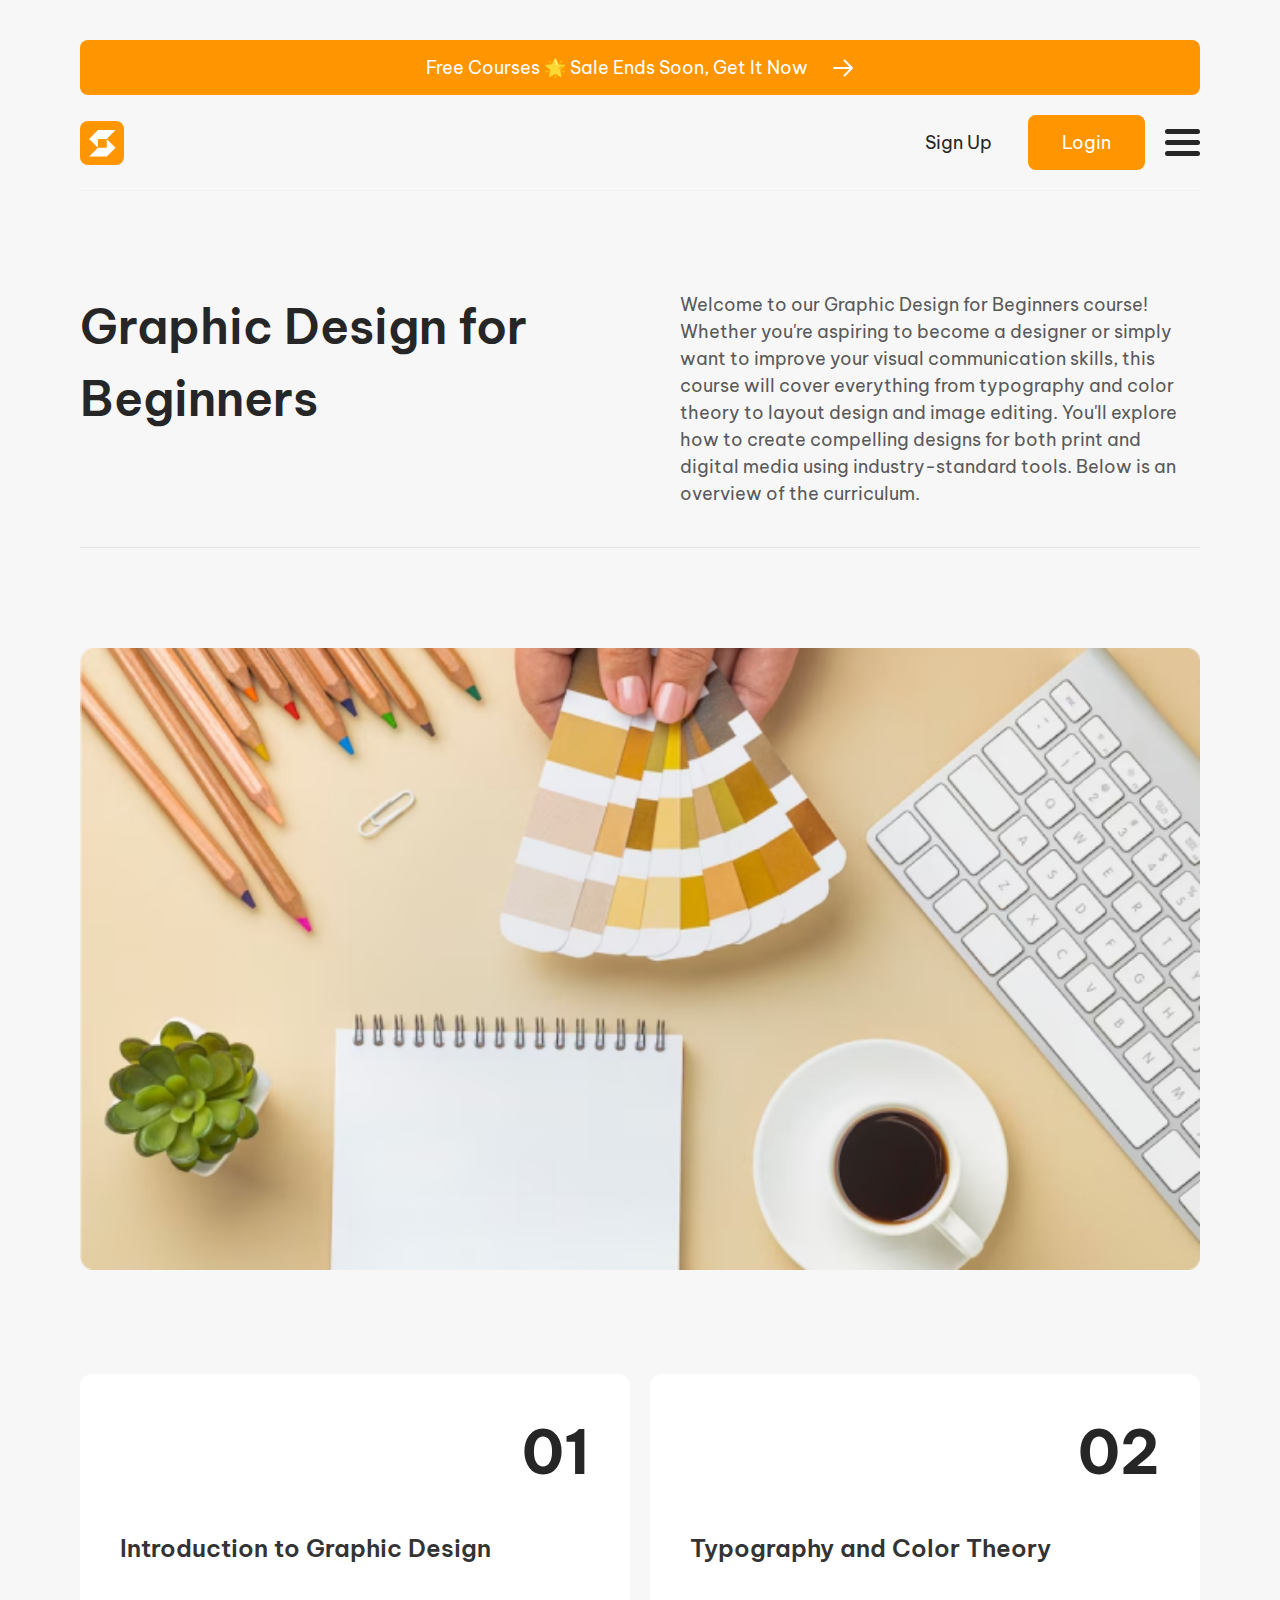
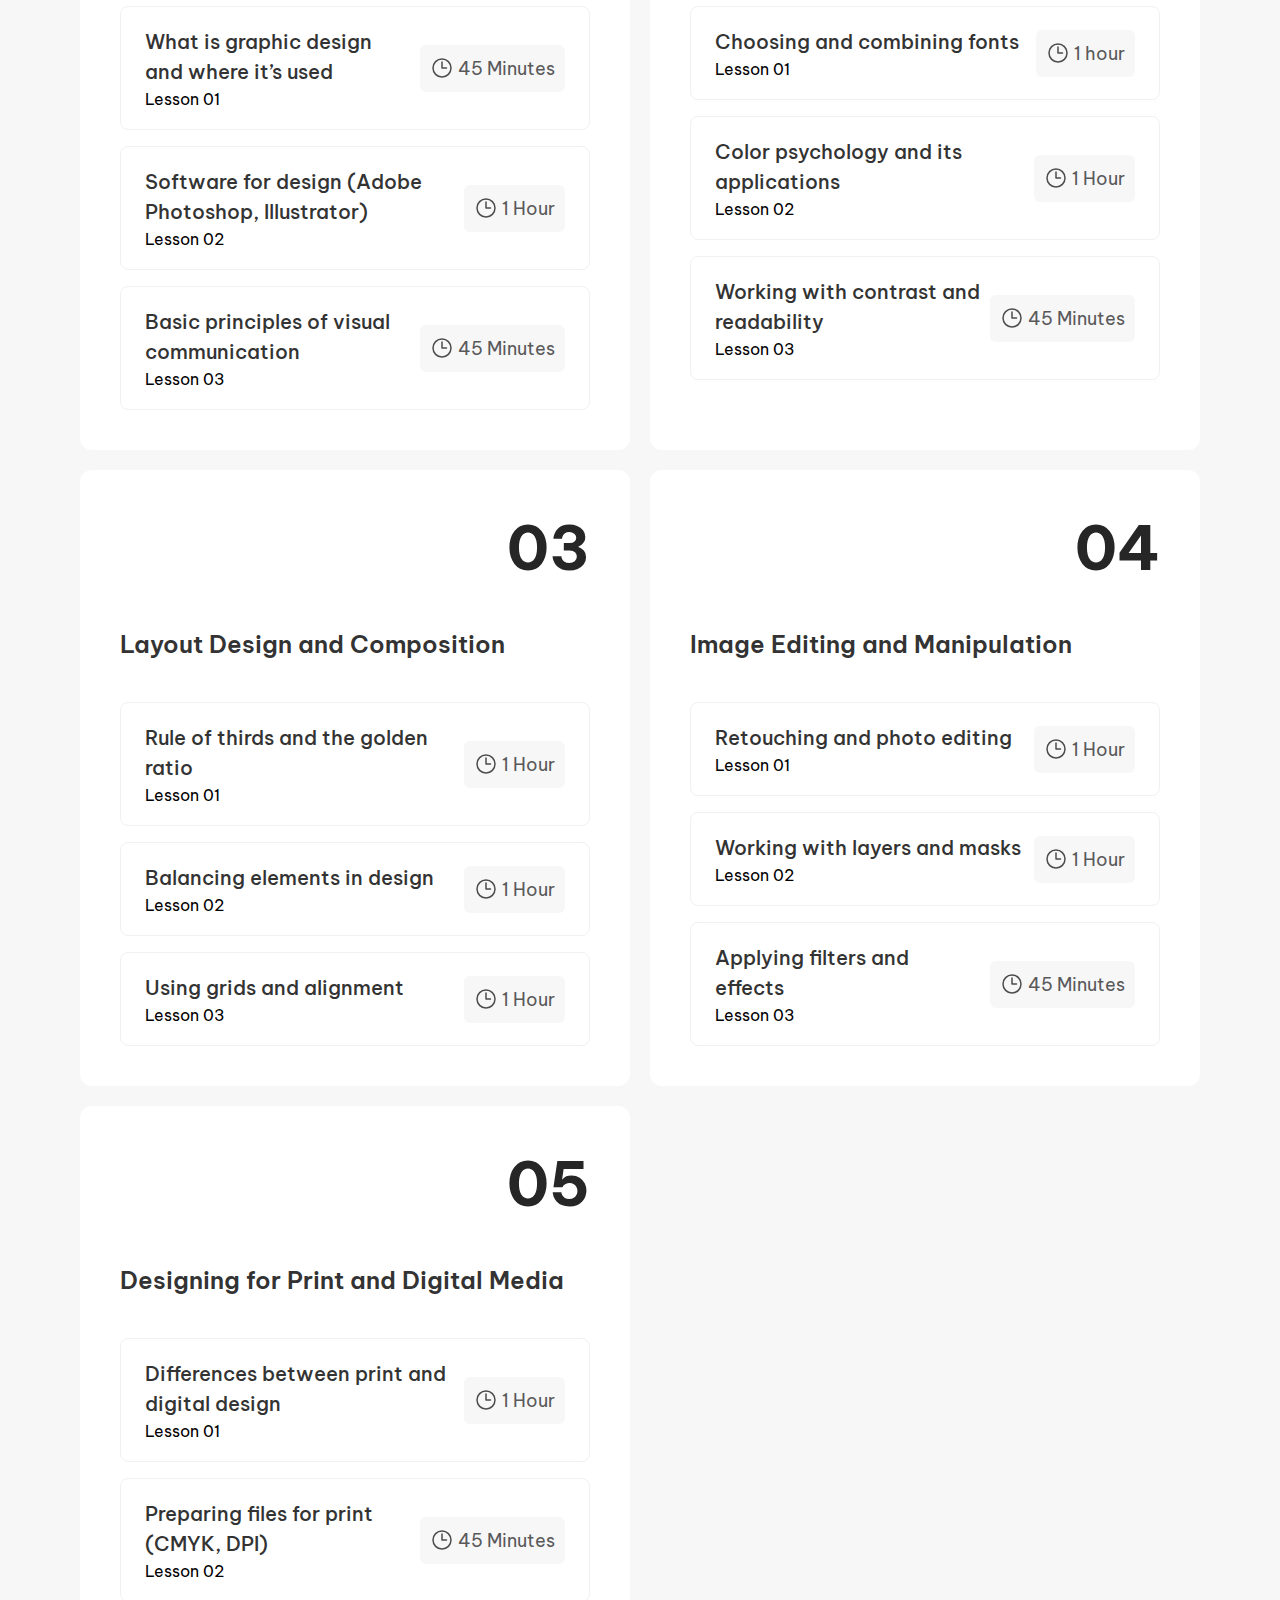
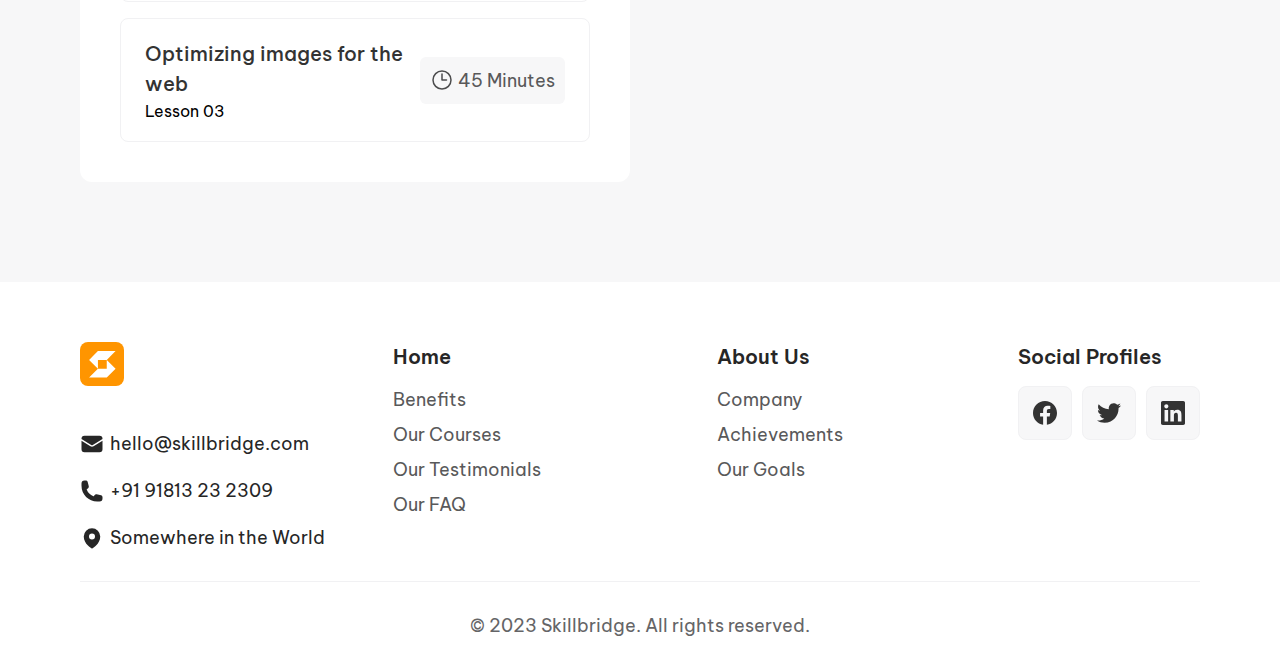
<file: graphic-design.html>
<!DOCTYPE html>
<html lang="en">
<head>
    <meta charset="UTF-8">
    <meta name="viewport" content="width=device-width, initial-scale=1.0">

    <!-- LINK FOR SPLIDE.JS -->
    <link rel="stylesheet" href="https://cdn.jsdelivr.net/npm/@splidejs/splide@4.1.4/dist/css/splide.min.css">

    <!-- LINK FOR FONT BE VIETNAM PRO -->
    <link rel="preconnect" href="https://fonts.googleapis.com">
    <link rel="preconnect" href="https://fonts.gstatic.com" crossorigin>
    <link href="https://fonts.googleapis.com/css2?family=Be+Vietnam+Pro:ital,wght@0,100;0,200;0,300;0,400;0,500;0,600;0,700;0,800;0,900;1,100;1,200;1,300;1,400;1,500;1,600;1,700;1,800;1,900&display=swap" rel="stylesheet">

    <link rel="shortcut icon" href="./img/icons/desktop-logo-skillbridge.svg">
    <link rel="stylesheet" href="style.css">
    <title>Skillbridge</title>
</head>
<body>
    <header>
        <div class="header-content">
            <!-- PROMO BAR -->
            <section class="announcement-bar" aria-label="Promotion">
                <a href="#" class="announcement-link">
                    <span class="promo-text">Free Courses &#127775 Sale Ends Soon, Get It Now</span>
                    <svg xmlns="http://www.w3.org/2000/svg" fill="none" viewBox="0 0 24 24" stroke-width="2" stroke="currentColor" class="announcement-icon">
                        <path stroke-linecap="round" stroke-linejoin="round" d="M13.5 4.5 21 12m0 0-7.5 7.5M21 12H3" />
                    </svg>
                </a>
            </section>

            <!-- NAV AND LOGO -->
            <div class="branding-nav">
                <div class="nav-actions">
                    <a href="index.html" class="nav-logo">
                        <!-- FOR DESKTOP -->
                        <img src="./img/icons/desktop-logo-skillbridge.svg" alt="Logo Skillbridge" class="desktop-logo">

                        <!-- FOR LAPTOP -->
                        <img src="./img/icons/laptop-logo-skillbridge.svg" alt="Logo Skillbridge" class="laptop-logo">

                        <!-- FOR MOBILE -->
                        <img src="./img/icons/mobile-logo-skillbridge.svg" alt="Logo Skillbridge" class="mobile-logo">
                    </a>

                    <nav class="main-nav">
                        <ul>
                            <li><a href="index.html">Home</a></li>
                            <li><a href="courses.html">Courses</a></li>
                            <li><a href="about.html">About us</a></li>
                            <li><a href="pricing.html">Pricing</a></li>
                            <li><a href="contact.html">Contact</a></li>
                        </ul>
                    </nav>
                </div>

                <div class="btns-container">
                    <div class="auth-buttons">
                        <a href="signup.html" class="auth-buttons__button auth-buttons__button--sign">Sign Up</a>
    
                        <a href="login.html" class="auth-buttons__button auth-buttons__button--login">Login</a>
                    </div>
    
                    <!--Hamburger button-->
                    <button class="hamburger">
                        <div class="bar"></div>
                    </button>
    
    
                    <!--Hamburger menu-->
                    <nav class="mobile-nav">
                        <ul>
                            <li><a href="index.html">Home</a></li>
                            <li><a href="courses.html">Courses</a></li>
                            <li><a href="about.html">About us</a></li>
                            <li><a href="pricing.html">Pricing</a></li>
                            <li><a href="contact.html">Contact</a></li>
                        </ul>
                    </nav>
                </div>
            </div>
        </div>
    </header>

    <!-- MAIN CONTENT -->
    <main>
        <div class="container">
            <!-- SUBPAGE INTRO SECTION -->
            <section>
                <div class="subpage-intro">
                    <h1>Graphic Design for Beginners</h1>
                    <p>Welcome to our Graphic Design for Beginners course! Whether you're aspiring to become a designer or simply want to improve your visual communication skills, this course will cover everything from typography and color theory to layout design and image editing. You'll explore how to create compelling designs for both print and digital media using industry-standard tools. Below is an overview of the curriculum.</p>
                </div>
            </section>

            <!-- GRAPHIC DESIGN FOR BEGINNERS SECTION - COURSES DETAIL -->
            <section>
                <div class="course-section">
                    <img src="./img/detail-courses-page/graphic-design.png" alt="image" class="course-intro-image">

                    <div class="course-content">
                        <div class="course-detail-card">
                            <p class="course-number">01</p>
    
                            <div class="course-detail-info">
                                <h2 class="course-title">Introduction to Graphic Design</h2>

                                <div class="course-lesson">
                                    <div class="course-lesson-text">
                                        <p class="course-lesson-title">What is graphic design and where it’s used</p>
                                        <p class="course-lesson-number">Lesson 01</p>
                                    </div>
    
                                    <div class="course-detail-duration">
                                        <svg xmlns="http://www.w3.org/2000/svg" fill="none" viewBox="0 0 24 24" stroke-width="1.5" stroke="currentColor" class="course-detail-icon" aria-hidden="true">
                                            <path stroke-linecap="round" stroke-linejoin="round" d="M12 6v6h4.5m4.5 0a9 9 0 1 1-18 0 9 9 0 0 1 18 0Z" />
                                        </svg>
                                        
                                        <span class="course-duration-text">45 Minutes</span>
                                    </div>
                                </div>
    
                                <div class="course-lesson">
                                    <div class="course-lesson-text">
                                        <p class="course-lesson-title">Software for design (Adobe Photoshop, Illustrator)</p>
                                        <p class="course-lesson-number">Lesson 02</p>
                                    </div>
    
                                    <div class="course-detail-duration">
                                        <svg xmlns="http://www.w3.org/2000/svg" fill="none" viewBox="0 0 24 24" stroke-width="1.5" stroke="currentColor" class="course-detail-icon" aria-hidden="true">
                                            <path stroke-linecap="round" stroke-linejoin="round" d="M12 6v6h4.5m4.5 0a9 9 0 1 1-18 0 9 9 0 0 1 18 0Z" />
                                        </svg>
                                        
                                        <span class="course-duration-text">1 Hour</span>
                                    </div>
                                </div>

                                <div class="course-lesson">
                                    <div class="course-lesson-text">
                                        <p class="course-lesson-title">Basic principles of visual communication</p>
                                        <p class="course-lesson-number">Lesson 03</p>
                                    </div>
    
                                    <div class="course-detail-duration">
                                        <svg xmlns="http://www.w3.org/2000/svg" fill="none" viewBox="0 0 24 24" stroke-width="1.5" stroke="currentColor" class="course-detail-icon" aria-hidden="true">
                                            <path stroke-linecap="round" stroke-linejoin="round" d="M12 6v6h4.5m4.5 0a9 9 0 1 1-18 0 9 9 0 0 1 18 0Z" />
                                        </svg>
                                        
                                        <span class="course-duration-text">45 Minutes</span>
                                    </div>
                                </div>
                                
                            </div>
                        </div>

                        <div class="course-detail-card">
                            <p class="course-number">02</p>
    
                            <div class="course-detail-info">
                                <h2 class="course-title">Typography and Color Theory</h2>

                                <div class="course-lesson">
                                    <div class="course-lesson-text">
                                        <p class="course-lesson-title">Choosing and combining fonts</p>
                                        <p class="course-lesson-number">Lesson 01</p>
                                    </div>
    
                                    <div class="course-detail-duration">
                                        <svg xmlns="http://www.w3.org/2000/svg" fill="none" viewBox="0 0 24 24" stroke-width="1.5" stroke="currentColor" class="course-detail-icon" aria-hidden="true">
                                            <path stroke-linecap="round" stroke-linejoin="round" d="M12 6v6h4.5m4.5 0a9 9 0 1 1-18 0 9 9 0 0 1 18 0Z" />
                                        </svg>
                                        
                                        <span class="course-duration-text">1 hour</span>
                                    </div>
                                </div>
    
                                <div class="course-lesson">
                                    <div class="course-lesson-text">
                                        <p class="course-lesson-title">Color psychology and its applications</p>
                                        <p class="course-lesson-number">Lesson 02</p>
                                    </div>
    
                                    <div class="course-detail-duration">
                                        <svg xmlns="http://www.w3.org/2000/svg" fill="none" viewBox="0 0 24 24" stroke-width="1.5" stroke="currentColor" class="course-detail-icon" aria-hidden="true">
                                            <path stroke-linecap="round" stroke-linejoin="round" d="M12 6v6h4.5m4.5 0a9 9 0 1 1-18 0 9 9 0 0 1 18 0Z" />
                                        </svg>
                                        
                                        <span class="course-duration-text">1 Hour</span>
                                    </div>
                                </div>

                                <div class="course-lesson">
                                    <div class="course-lesson-text">
                                        <p class="course-lesson-title">Working with contrast and readability</p>
                                        <p class="course-lesson-number">Lesson 03</p>
                                    </div>
    
                                    <div class="course-detail-duration">
                                        <svg xmlns="http://www.w3.org/2000/svg" fill="none" viewBox="0 0 24 24" stroke-width="1.5" stroke="currentColor" class="course-detail-icon" aria-hidden="true">
                                            <path stroke-linecap="round" stroke-linejoin="round" d="M12 6v6h4.5m4.5 0a9 9 0 1 1-18 0 9 9 0 0 1 18 0Z" />
                                        </svg>
                                        
                                        <span class="course-duration-text">45 Minutes</span>
                                    </div>
                                </div>
                                
                            </div>
                        </div>

                        <div class="course-detail-card">
                            <p class="course-number">03</p>
    
                            <div class="course-detail-info">
                                <h2 class="course-title">Layout Design and Composition</h2>

                                <div class="course-lesson">
                                    <div class="course-lesson-text">
                                        <p class="course-lesson-title">Rule of thirds and the golden ratio</p>
                                        <p class="course-lesson-number">Lesson 01</p>
                                    </div>
    
                                    <div class="course-detail-duration">
                                        <svg xmlns="http://www.w3.org/2000/svg" fill="none" viewBox="0 0 24 24" stroke-width="1.5" stroke="currentColor" class="course-detail-icon" aria-hidden="true">
                                            <path stroke-linecap="round" stroke-linejoin="round" d="M12 6v6h4.5m4.5 0a9 9 0 1 1-18 0 9 9 0 0 1 18 0Z" />
                                        </svg>
                                        
                                        <span class="course-duration-text">1 Hour</span>
                                    </div>
                                </div>
    
                                <div class="course-lesson">
                                    <div class="course-lesson-text">
                                        <p class="course-lesson-title">Balancing elements in design</p>
                                        <p class="course-lesson-number">Lesson 02</p>
                                    </div>
    
                                    <div class="course-detail-duration">
                                        <svg xmlns="http://www.w3.org/2000/svg" fill="none" viewBox="0 0 24 24" stroke-width="1.5" stroke="currentColor" class="course-detail-icon" aria-hidden="true">
                                            <path stroke-linecap="round" stroke-linejoin="round" d="M12 6v6h4.5m4.5 0a9 9 0 1 1-18 0 9 9 0 0 1 18 0Z" />
                                        </svg>
                                        
                                        <span class="course-duration-text">1 Hour</span>
                                    </div>
                                </div>

                                <div class="course-lesson">
                                    <div class="course-lesson-text">
                                        <p class="course-lesson-title">Using grids and alignment</p>
                                        <p class="course-lesson-number">Lesson 03</p>
                                    </div>
    
                                    <div class="course-detail-duration">
                                        <svg xmlns="http://www.w3.org/2000/svg" fill="none" viewBox="0 0 24 24" stroke-width="1.5" stroke="currentColor" class="course-detail-icon" aria-hidden="true">
                                            <path stroke-linecap="round" stroke-linejoin="round" d="M12 6v6h4.5m4.5 0a9 9 0 1 1-18 0 9 9 0 0 1 18 0Z" />
                                        </svg>
                                        
                                        <span class="course-duration-text">1 Hour</span>
                                    </div>
                                </div>
                                
                            </div>
                        </div>

                        <div class="course-detail-card">
                            <p class="course-number">04</p>
    
                            <div class="course-detail-info">
                                <h2 class="course-title">Image Editing and Manipulation</h2>

                                <div class="course-lesson">
                                    <div class="course-lesson-text">
                                        <p class="course-lesson-title">Retouching and photo editing</p>
                                        <p class="course-lesson-number">Lesson 01</p>
                                    </div>
    
                                    <div class="course-detail-duration">
                                        <svg xmlns="http://www.w3.org/2000/svg" fill="none" viewBox="0 0 24 24" stroke-width="1.5" stroke="currentColor" class="course-detail-icon" aria-hidden="true">
                                            <path stroke-linecap="round" stroke-linejoin="round" d="M12 6v6h4.5m4.5 0a9 9 0 1 1-18 0 9 9 0 0 1 18 0Z" />
                                        </svg>
                                        
                                        <span class="course-duration-text">1 Hour</span>
                                    </div>
                                </div>
    
                                <div class="course-lesson">
                                    <div class="course-lesson-text">
                                        <p class="course-lesson-title">Working with layers and masks</p>
                                        <p class="course-lesson-number">Lesson 02</p>
                                    </div>
    
                                    <div class="course-detail-duration">
                                        <svg xmlns="http://www.w3.org/2000/svg" fill="none" viewBox="0 0 24 24" stroke-width="1.5" stroke="currentColor" class="course-detail-icon" aria-hidden="true">
                                            <path stroke-linecap="round" stroke-linejoin="round" d="M12 6v6h4.5m4.5 0a9 9 0 1 1-18 0 9 9 0 0 1 18 0Z" />
                                        </svg>
                                        
                                        <span class="course-duration-text">1 Hour</span>
                                    </div>
                                </div>

                                <div class="course-lesson">
                                    <div class="course-lesson-text">
                                        <p class="course-lesson-title">Applying filters and effects</p>
                                        <p class="course-lesson-number">Lesson 03</p>
                                    </div>
    
                                    <div class="course-detail-duration">
                                        <svg xmlns="http://www.w3.org/2000/svg" fill="none" viewBox="0 0 24 24" stroke-width="1.5" stroke="currentColor" class="course-detail-icon" aria-hidden="true">
                                            <path stroke-linecap="round" stroke-linejoin="round" d="M12 6v6h4.5m4.5 0a9 9 0 1 1-18 0 9 9 0 0 1 18 0Z" />
                                        </svg>
                                        
                                        <span class="course-duration-text">45 Minutes</span>
                                    </div>
                                </div>
                                
                            </div>
                        </div>

                        <div class="course-detail-card">
                            <p class="course-number">05</p>
    
                            <div class="course-detail-info">
                                <h2 class="course-title">Designing for Print and Digital Media</h2>

                                <div class="course-lesson">
                                    <div class="course-lesson-text">
                                        <p class="course-lesson-title">Differences between print and digital design</p>
                                        <p class="course-lesson-number">Lesson 01</p>
                                    </div>
    
                                    <div class="course-detail-duration">
                                        <svg xmlns="http://www.w3.org/2000/svg" fill="none" viewBox="0 0 24 24" stroke-width="1.5" stroke="currentColor" class="course-detail-icon" aria-hidden="true">
                                            <path stroke-linecap="round" stroke-linejoin="round" d="M12 6v6h4.5m4.5 0a9 9 0 1 1-18 0 9 9 0 0 1 18 0Z" />
                                        </svg>
                                        
                                        <span class="course-duration-text">1 Hour</span>
                                    </div>
                                </div>
    
                                <div class="course-lesson">
                                    <div class="course-lesson-text">
                                        <p class="course-lesson-title">Preparing files for print (CMYK, DPI)</p>
                                        <p class="course-lesson-number">Lesson 02</p>
                                    </div>
    
                                    <div class="course-detail-duration">
                                        <svg xmlns="http://www.w3.org/2000/svg" fill="none" viewBox="0 0 24 24" stroke-width="1.5" stroke="currentColor" class="course-detail-icon" aria-hidden="true">
                                            <path stroke-linecap="round" stroke-linejoin="round" d="M12 6v6h4.5m4.5 0a9 9 0 1 1-18 0 9 9 0 0 1 18 0Z" />
                                        </svg>
                                        
                                        <span class="course-duration-text">45 Minutes</span>
                                    </div>
                                </div>

                                <div class="course-lesson">
                                    <div class="course-lesson-text">
                                        <p class="course-lesson-title">Optimizing images for the web</p>
                                        <p class="course-lesson-number">Lesson 03</p>
                                    </div>
    
                                    <div class="course-detail-duration">
                                        <svg xmlns="http://www.w3.org/2000/svg" fill="none" viewBox="0 0 24 24" stroke-width="1.5" stroke="currentColor" class="course-detail-icon" aria-hidden="true">
                                            <path stroke-linecap="round" stroke-linejoin="round" d="M12 6v6h4.5m4.5 0a9 9 0 1 1-18 0 9 9 0 0 1 18 0Z" />
                                        </svg>
                                        
                                        <span class="course-duration-text">45 Minutes</span>
                                    </div>
                                </div>
                            </div>
                        </div>
                    </div>
                </div>
            </section>
        </div>
    </main>

    <!-- FOOTER -->
    <footer role="contentinfo">
        <div class="footer">
            <div class="footer-wrapper">
                <div class="footer-content">
                    <div class="footer-contact-container">
                        <a href="index.html" class="footer-logo">
                            <!-- FOR DESKTOP -->
                            <img src="./img/icons/desktop-logo-skillbridge.svg" alt="Logo Skillbridge" class="footer-desktop-logo">

                            <!-- FOR LAPTOP -->
                            <img src="./img/icons/laptop-logo-skillbridge.svg" alt="Logo Skillbridge" class="footer-laptop-logo">

                            <!-- FOR MOBILE -->
                            <img src="./img/icons/mobile-logo-skillbridge.svg" alt="Logo Skillbridge" class="footer-mobile-logo">
                        </a>
    
                        <address class="footer-contact">
                            <a href="mailto:hello@skillbridge.com" class="footer-contact-item">
                                <svg xmlns="http://www.w3.org/2000/svg" viewBox="0 0 24 24" fill="currentColor" aria-hidden="true" class="footer-icon">
                                    <path d="M1.5 8.67v8.58a3 3 0 0 0 3 3h15a3 3 0 0 0 3-3V8.67l-8.928 5.493a3 3 0 0 1-3.144 0L1.5 8.67Z" />
                                    <path d="M22.5 6.908V6.75a3 3 0 0 0-3-3h-15a3 3 0 0 0-3 3v.158l9.714 5.978a1.5 1.5 0 0 0 1.572 0L22.5 6.908Z" />
                                </svg>
            
                                <span class="contact-item">hello@skillbridge.com</span>
                            </a>
                        
                            <a href="tel:+9191813232309" class="footer-contact-item">
                                <svg xmlns="http://www.w3.org/2000/svg" viewBox="0 0 24 24" fill="currentColor" aria-hidden="true" class="footer-icon">
                                    <path fill-rule="evenodd" d="M1.5 4.5a3 3 0 0 1 3-3h1.372c.86 0 1.61.586 1.819 1.42l1.105 4.423a1.875 1.875 0 0 1-.694 1.955l-1.293.97c-.135.101-.164.249-.126.352a11.285 11.285 0 0 0 6.697 6.697c.103.038.25.009.352-.126l.97-1.293a1.875 1.875 0 0 1 1.955-.694l4.423 1.105c.834.209 1.42.959 1.42 1.82V19.5a3 3 0 0 1-3 3h-2.25C8.552 22.5 1.5 15.448 1.5 6.75V4.5Z" clip-rule="evenodd" />
                                </svg>
            
                                <span class="contact-item">+91 91813 23 2309</span>
                            </a>
                        
                            <a href="https://www.google.com/maps?q=Somewhere+in+the+World" target="_blank" class="footer-contact-item">
                                <svg xmlns="http://www.w3.org/2000/svg" viewBox="0 0 24 24" fill="currentColor" aria-hidden="true" class="footer-icon">
                                    <path fill-rule="evenodd" d="m11.54 22.351.07.04.028.016a.76.76 0 0 0 .723 0l.028-.015.071-.041a16.975 16.975 0 0 0 1.144-.742 19.58 19.58 0 0 0 2.683-2.282c1.944-1.99 3.963-4.98 3.963-8.827a8.25 8.25 0 0 0-16.5 0c0 3.846 2.02 6.837 3.963 8.827a19.58 19.58 0 0 0 2.682 2.282 16.975 16.975 0 0 0 1.145.742ZM12 13.5a3 3 0 1 0 0-6 3 3 0 0 0 0 6Z" clip-rule="evenodd" />
                                </svg>
            
                                <span class="contact-item">Somewhere in the World</span>
                            </a>
                        </address>
                    </div>
    
                    <div class="footer-nav">
                        <div class="footer-nav-column">
                            <p class="footer-nav-title">Home</p>
                            <ul>
                                <li><a href="#">Benefits</a></li>
                                <li><a href="#">Our Courses</a></li>
                                <li><a href="#">Our Testimonials</a></li>
                                <li><a href="#">Our FAQ</a></li>
                            </ul>
                        </div>
    
                        <div class="footer-nav-column">
                            <p class="footer-nav-title">About Us</p>
                            <ul>
                                <li><a href="#">Company</a></li>
                                <li><a href="#">Achievements</a></li>
                                <li><a href="#">Our Goals</a></li>
                            </ul>
                        </div>
    
                        <div class="footer-nav-column">
                            <p class="footer-nav-title">Social Profiles</p>
    
                            <div class="footer-socials">
                                <a href="https://www.facebook.com/" target="_blank" class="footer-social-link">
                                    <img src="./img/icons/fb-icon.svg" alt="Facebook Logo">
                                </a>
    
                                <a href="https://x.com/?lang=cs" target="_blank" class="footer-social-link">
                                    <img src="./img/icons/twitter-icon.svg" alt="Twitter Logo">
                                </a>
    
                                <a href="https://www.linkedin.com/feed/" target="_blank" class="footer-social-link">
                                    <img src="./img/icons/linkedin-icon.svg" alt="LinkedIn Logo">
                                </a>
                            </div>
                        </div>
                    </div>
                </div>
    
                <p class="footer-copyright">© 2023 Skillbridge. All rights reserved.</p>
            </div>
        </div>

    </footer>

    <script src="https://cdn.jsdelivr.net/npm/@splidejs/splide@4.1.4/dist/js/splide.min.js"></script>
    <script src="script.js"></script>
</body>
</html>
</file>
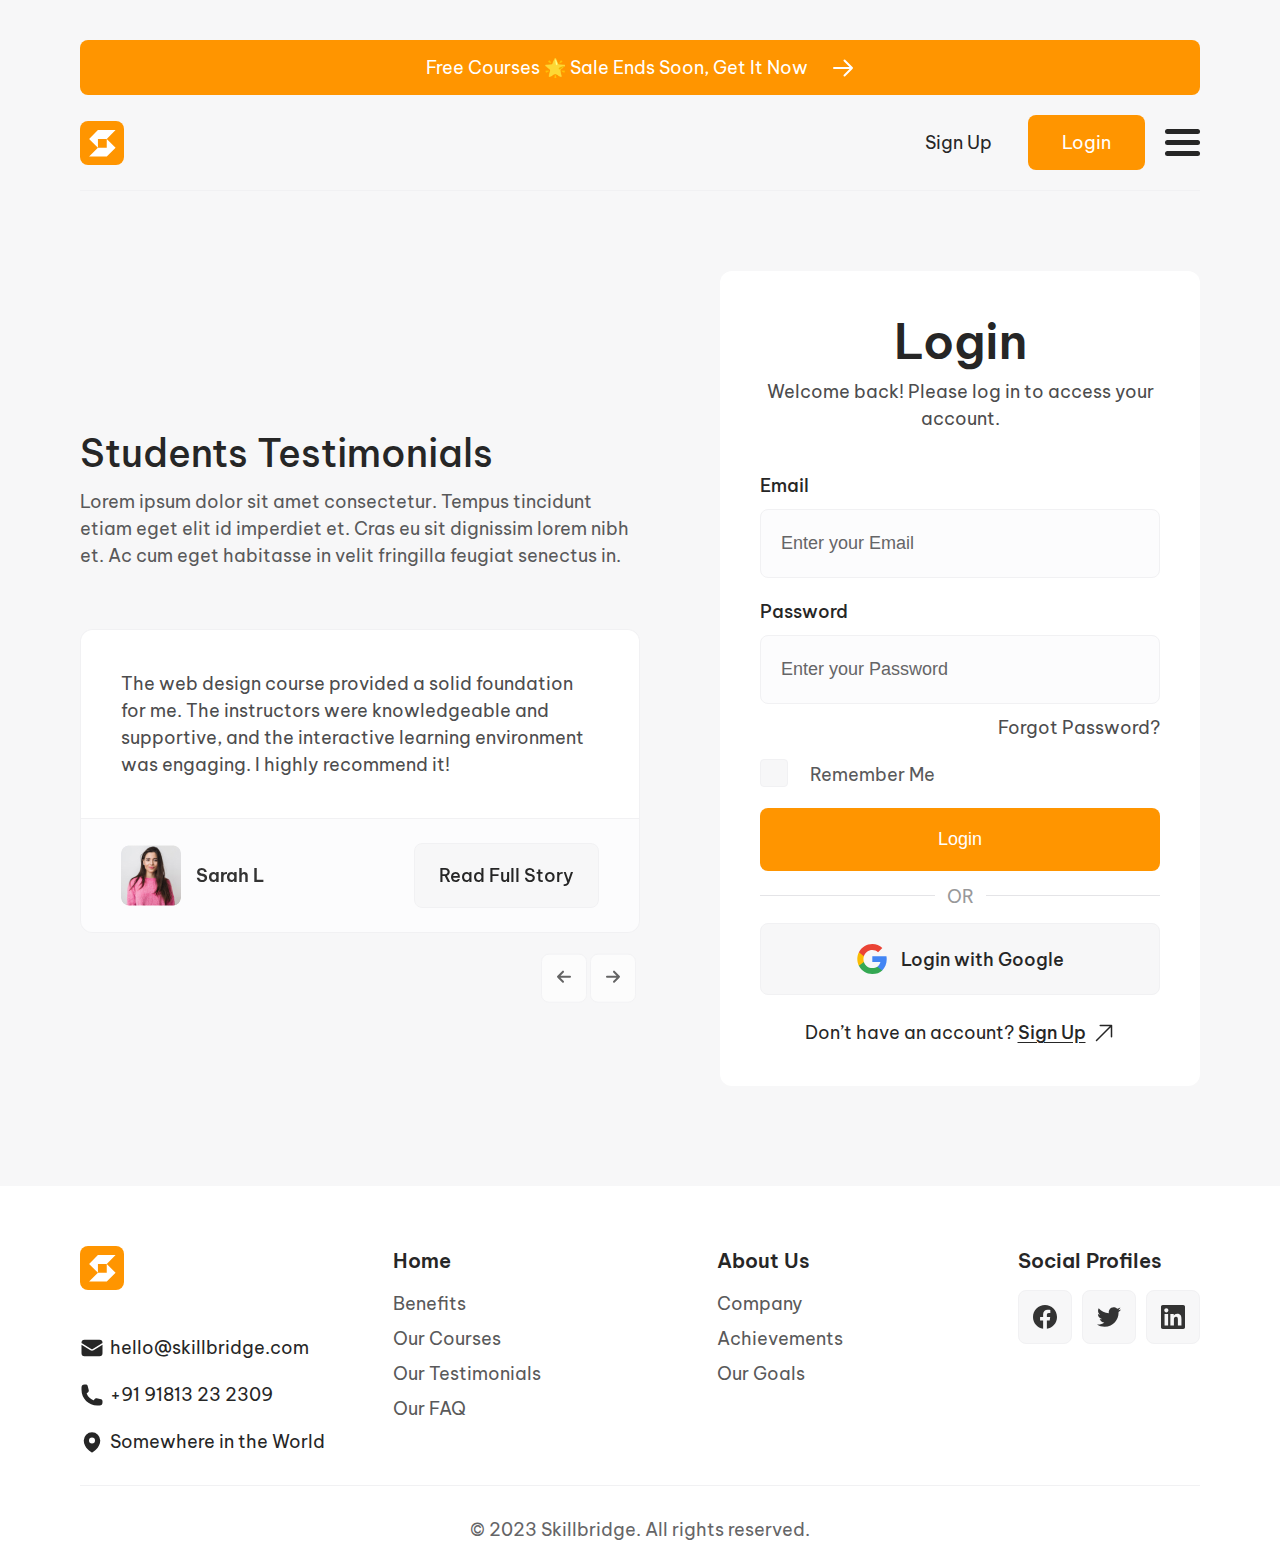
<file: login.html>
<!DOCTYPE html>
<html lang="en">
<head>
    <meta charset="UTF-8">
    <meta name="viewport" content="width=device-width, initial-scale=1.0">

    <!-- LINK FOR SPLIDE.JS -->
    <link rel="stylesheet" href="https://cdn.jsdelivr.net/npm/@splidejs/splide@4.1.4/dist/css/splide.min.css">

    <!-- LINK FOR FONT BE VIETNAM PRO -->
    <link rel="preconnect" href="https://fonts.googleapis.com">
    <link rel="preconnect" href="https://fonts.gstatic.com" crossorigin>
    <link href="https://fonts.googleapis.com/css2?family=Be+Vietnam+Pro:ital,wght@0,100;0,200;0,300;0,400;0,500;0,600;0,700;0,800;0,900;1,100;1,200;1,300;1,400;1,500;1,600;1,700;1,800;1,900&display=swap" rel="stylesheet">

    <link rel="shortcut icon" href="./img/icons/desktop-logo-skillbridge.svg">
    <link rel="stylesheet" href="style.css">
    <title>Skillbridge</title>
</head>
<body>
    <header>
        <div class="header-content">
            <!-- PROMO BAR -->
            <section class="announcement-bar" aria-label="Promotion">
                <a href="#" class="announcement-link">
                    <span class="promo-text">Free Courses &#127775 Sale Ends Soon, Get It Now</span>
                    <svg xmlns="http://www.w3.org/2000/svg" fill="none" viewBox="0 0 24 24" stroke-width="2" stroke="currentColor" class="announcement-icon">
                        <path stroke-linecap="round" stroke-linejoin="round" d="M13.5 4.5 21 12m0 0-7.5 7.5M21 12H3" />
                    </svg>
                </a>
            </section>

            <!-- NAV AND LOGO -->
            <div class="branding-nav">
                <div class="nav-actions">
                    <a href="index.html" class="nav-logo">
                        <!-- FOR DESKTOP -->
                        <img src="./img/icons/desktop-logo-skillbridge.svg" alt="Logo Skillbridge" class="desktop-logo">

                        <!-- FOR LAPTOP -->
                        <img src="./img/icons/laptop-logo-skillbridge.svg" alt="Logo Skillbridge" class="laptop-logo">

                        <!-- FOR MOBILE -->
                        <img src="./img/icons/mobile-logo-skillbridge.svg" alt="Logo Skillbridge" class="mobile-logo">
                    </a>

                    <nav class="main-nav">
                        <ul>
                            <li><a href="index.html">Home</a></li>
                            <li><a href="courses.html">Courses</a></li>
                            <li><a href="about.html">About us</a></li>
                            <li><a href="pricing.html">Pricing</a></li>
                            <li><a href="contact.html">Contact</a></li>
                        </ul>
                    </nav>
                </div>

                <div class="btns-container">
                    <div class="auth-buttons">
                        <a href="signup.html" class="auth-buttons__button auth-buttons__button--sign">Sign Up</a>
    
                        <a href="login.html" class="auth-buttons__button auth-buttons__button--login">Login</a>
                    </div>
    
                    <!--Hamburger button-->
                    <button class="hamburger">
                        <div class="bar"></div>
                    </button>
    
    
                    <!--Hamburger menu-->
                    <nav class="mobile-nav">
                        <ul>
                            <li><a href="index.html">Home</a></li>
                            <li><a href="courses.html">Courses</a></li>
                            <li><a href="about.html">About us</a></li>
                            <li><a href="pricing.html">Pricing</a></li>
                            <li><a href="contact.html">Contact</a></li>
                        </ul>
                    </nav>
                </div>
            </div>
        </div>
    </header>

    <!-- MAIN CONTENT -->
    <main>
        <div class="container">

            <!-- LOGIN SECTION -->
            <section>
                <div class="auth-section">
                    <div class="auth-info">
                        <header class="auth-header">
                            <h2>Students Testimonials</h2>
                            <p>Lorem ipsum dolor sit amet consectetur. Tempus tincidunt etiam eget elit id imperdiet et. Cras eu sit dignissim lorem nibh et. Ac cum eget habitasse in velit fringilla feugiat senectus in.</p>
                        </header>

                        <div class="splide slider2" role="group" aria-label="Splide Basic HTML Example">
                            <div class="splide__track">
                                <ul class="splide__list">
                                    <li class="splide__slide">
                                        <div class="testimonial">
                                            <blockquote class="quote">
                                                <p>The web design course provided a solid foundation for me. The instructors were knowledgeable and supportive, and the interactive learning environment was engaging. I highly recommend it!</p>
                                            </blockquote>

                                            <div class="testimonial-footer">
                                                <div class="testimonial-user">
                                                    <img src="img/sign-login-page/person01.jpg" alt="Person 1">

                                                    <p class="testimonial-name">Sarah L</p>
                                                </div>

                                                <a href="#" class="btn-readmore">Read Full Story</a>
                                            </div>
                                        </div>

                                    </li>

                                    <li class="splide__slide">
                                        <div class="testimonial">
                                            <blockquote class="quote">
                                                <p>The web design course provided a solid foundation for me. The instructors were knowledgeable and supportive, and the interactive learning environment was engaging. I highly recommend it!</p>
                                            </blockquote>

                                            <div class="testimonial-footer">
                                                <div class="testimonial-user">
                                                    <img src="img/sign-login-page/person01.jpg" alt="Person 1">

                                                    <p class="testimonial-name">Sarah L</p>
                                                </div>

                                                <a href="#" class="btn-readmore">Read Full Story</a>
                                            </div>
                                        </div>
                                    </li>

                                    <li class="splide__slide">
                                        <div class="testimonial">
                                            <blockquote class="quote">
                                                <p>The web design course provided a solid foundation for me. The instructors were knowledgeable and supportive, and the interactive learning environment was engaging. I highly recommend it!</p>
                                            </blockquote>

                                            <div class="testimonial-footer">
                                                <div class="testimonial-user">
                                                    <img src="img/sign-login-page/person01.jpg" alt="Person 1">

                                                    <p class="testimonial-name">Sarah L</p>
                                                </div>

                                                <a href="#" class="btn-readmore">Read Full Story</a>
                                            </div>
                                        </div>
                                    </li>
                                </ul>

                                
                            </div>

                            <div class="splide__arrows">
                                <button class="splide__arrow splide__arrow--prev">
                                    <div class="custom-arrow__icon">
                                        <svg xmlns="http://www.w3.org/2000/svg" fill="none" viewBox="0 0 24 24" stroke-width="3" stroke="currentColor" class="custom-arrow__svg">
                                            <path stroke-linecap="round" stroke-linejoin="round" d="M13.5 4.5 21 12m0 0-7.5 7.5M21 12H3" />
                                        </svg>
                                    </div>
                                </button>
    
                                <button class="splide__arrow splide__arrow--next">
                                    <div class="custom-arrow__icon">
                                        <svg xmlns="http://www.w3.org/2000/svg" fill="none" viewBox="0 0 24 24" stroke-width="3" stroke="currentColor" class="custom-arrow__svg">
                                            <path stroke-linecap="round" stroke-linejoin="round" d="M13.5 4.5 21 12m0 0-7.5 7.5M21 12H3" />
                                        </svg>
                                    </div>
                                </button>
                            </div>
                        </div>
                    </div>

                    <div class="auth-form-container">
                        <header class="auth-main-header">
                            <h1>Login</h1>
                            <p>Welcome back! Please log in to access your account.</p>
                        </header>

                        <form class="auth-form">
                            <fieldset class="auth-fields">
                                <div class="auth-field">
                                    <label for="email">Email</label>
                                    <input type="email" id="email" name="email" placeholder="Enter your Email">
                                </div>

                                <div class="auth-field">
                                    <label for="password">Password</label>
                                    <input type="password" id="password" name="password" placeholder="Enter your Password">

                                    <a href="#" class="auth-forgot">Forgot Password?</a>
                                </div>
                                

                                <div class="auth-checkbox">
                                    <input type="checkbox" id="checkbox" name="checkbox">
                                    <label for="checkbox">Remember Me</label>
                                </div>
                            </fieldset>

                            <button type="submit" class="auth-btn">Login</button>

                            <div class="auth-alt">
                                <p class="auth-or">OR</p>

                                <a href="#" class="auth-google">
                                    <img src="./img/sign-login-page/Icon.svg" alt="Google Icon">
                                    <span class="auth-google-span">Login with Google</span>
                                </a>

                                <a href="#" class="auth-login">
                                    <span class="auth-login-span">Don’t have an account? <span class="auth-login-highlight">Sign Up</span></span>
                                    <svg xmlns="http://www.w3.org/2000/svg" fill="none" viewBox="0 0 24 24" stroke-width="1.5" stroke="currentColor" class="auth-login-svg" aria-hidden="true">
                                        <path stroke-linecap="round" stroke-linejoin="round" d="m4.5 19.5 15-15m0 0H8.25m11.25 0v11.25" />
                                    </svg>
                                </a>
                            </div>
                        </form>
                    </div>
                </div>
            </section>
        </div>
    </main>

    <!-- FOOTER -->
    <footer role="contentinfo">
        <div class="footer">
            <div class="footer-wrapper">
                <div class="footer-content">
                    <div class="footer-contact-container">
                        <a href="index.html" class="footer-logo">
                            <!-- FOR DESKTOP -->
                            <img src="./img/icons/desktop-logo-skillbridge.svg" alt="Logo Skillbridge" class="footer-desktop-logo">

                            <!-- FOR LAPTOP -->
                            <img src="./img/icons/laptop-logo-skillbridge.svg" alt="Logo Skillbridge" class="footer-laptop-logo">

                            <!-- FOR MOBILE -->
                            <img src="./img/icons/mobile-logo-skillbridge.svg" alt="Logo Skillbridge" class="footer-mobile-logo">
                        </a>
    
                        <address class="footer-contact">
                            <a href="mailto:hello@skillbridge.com" class="footer-contact-item">
                                <svg xmlns="http://www.w3.org/2000/svg" viewBox="0 0 24 24" fill="currentColor" aria-hidden="true" class="footer-icon">
                                    <path d="M1.5 8.67v8.58a3 3 0 0 0 3 3h15a3 3 0 0 0 3-3V8.67l-8.928 5.493a3 3 0 0 1-3.144 0L1.5 8.67Z" />
                                    <path d="M22.5 6.908V6.75a3 3 0 0 0-3-3h-15a3 3 0 0 0-3 3v.158l9.714 5.978a1.5 1.5 0 0 0 1.572 0L22.5 6.908Z" />
                                </svg>
            
                                <span class="contact-item">hello@skillbridge.com</span>
                            </a>
                        
                            <a href="tel:+9191813232309" class="footer-contact-item">
                                <svg xmlns="http://www.w3.org/2000/svg" viewBox="0 0 24 24" fill="currentColor" aria-hidden="true" class="footer-icon">
                                    <path fill-rule="evenodd" d="M1.5 4.5a3 3 0 0 1 3-3h1.372c.86 0 1.61.586 1.819 1.42l1.105 4.423a1.875 1.875 0 0 1-.694 1.955l-1.293.97c-.135.101-.164.249-.126.352a11.285 11.285 0 0 0 6.697 6.697c.103.038.25.009.352-.126l.97-1.293a1.875 1.875 0 0 1 1.955-.694l4.423 1.105c.834.209 1.42.959 1.42 1.82V19.5a3 3 0 0 1-3 3h-2.25C8.552 22.5 1.5 15.448 1.5 6.75V4.5Z" clip-rule="evenodd" />
                                </svg>
            
                                <span class="contact-item">+91 91813 23 2309</span>
                            </a>
                        
                            <a href="https://www.google.com/maps?q=Somewhere+in+the+World" target="_blank" class="footer-contact-item">
                                <svg xmlns="http://www.w3.org/2000/svg" viewBox="0 0 24 24" fill="currentColor" aria-hidden="true" class="footer-icon">
                                    <path fill-rule="evenodd" d="m11.54 22.351.07.04.028.016a.76.76 0 0 0 .723 0l.028-.015.071-.041a16.975 16.975 0 0 0 1.144-.742 19.58 19.58 0 0 0 2.683-2.282c1.944-1.99 3.963-4.98 3.963-8.827a8.25 8.25 0 0 0-16.5 0c0 3.846 2.02 6.837 3.963 8.827a19.58 19.58 0 0 0 2.682 2.282 16.975 16.975 0 0 0 1.145.742ZM12 13.5a3 3 0 1 0 0-6 3 3 0 0 0 0 6Z" clip-rule="evenodd" />
                                </svg>
            
                                <span class="contact-item">Somewhere in the World</span>
                            </a>
                        </address>
                    </div>
    
                    <div class="footer-nav">
                        <div class="footer-nav-column">
                            <p class="footer-nav-title">Home</p>
                            <ul>
                                <li><a href="#">Benefits</a></li>
                                <li><a href="#">Our Courses</a></li>
                                <li><a href="#">Our Testimonials</a></li>
                                <li><a href="#">Our FAQ</a></li>
                            </ul>
                        </div>
    
                        <div class="footer-nav-column">
                            <p class="footer-nav-title">About Us</p>
                            <ul>
                                <li><a href="#">Company</a></li>
                                <li><a href="#">Achievements</a></li>
                                <li><a href="#">Our Goals</a></li>
                            </ul>
                        </div>
    
                        <div class="footer-nav-column">
                            <p class="footer-nav-title">Social Profiles</p>
    
                            <div class="footer-socials">
                                <a href="https://www.facebook.com/" target="_blank" class="footer-social-link">
                                    <img src="./img/icons/fb-icon.svg" alt="Facebook Logo">
                                </a>
    
                                <a href="https://x.com/?lang=cs" target="_blank" class="footer-social-link">
                                    <img src="./img/icons/twitter-icon.svg" alt="Twitter Logo">
                                </a>
    
                                <a href="https://www.linkedin.com/feed/" target="_blank" class="footer-social-link">
                                    <img src="./img/icons/linkedin-icon.svg" alt="LinkedIn Logo">
                                </a>
                            </div>
                        </div>
                    </div>
                </div>
    
                <p class="footer-copyright">© 2023 Skillbridge. All rights reserved.</p>
            </div>
        </div>

    </footer>

    <script src="https://cdn.jsdelivr.net/npm/@splidejs/splide@4.1.4/dist/js/splide.min.js"></script>
    <script src="script.js"></script>
</body>
</html>
</file>
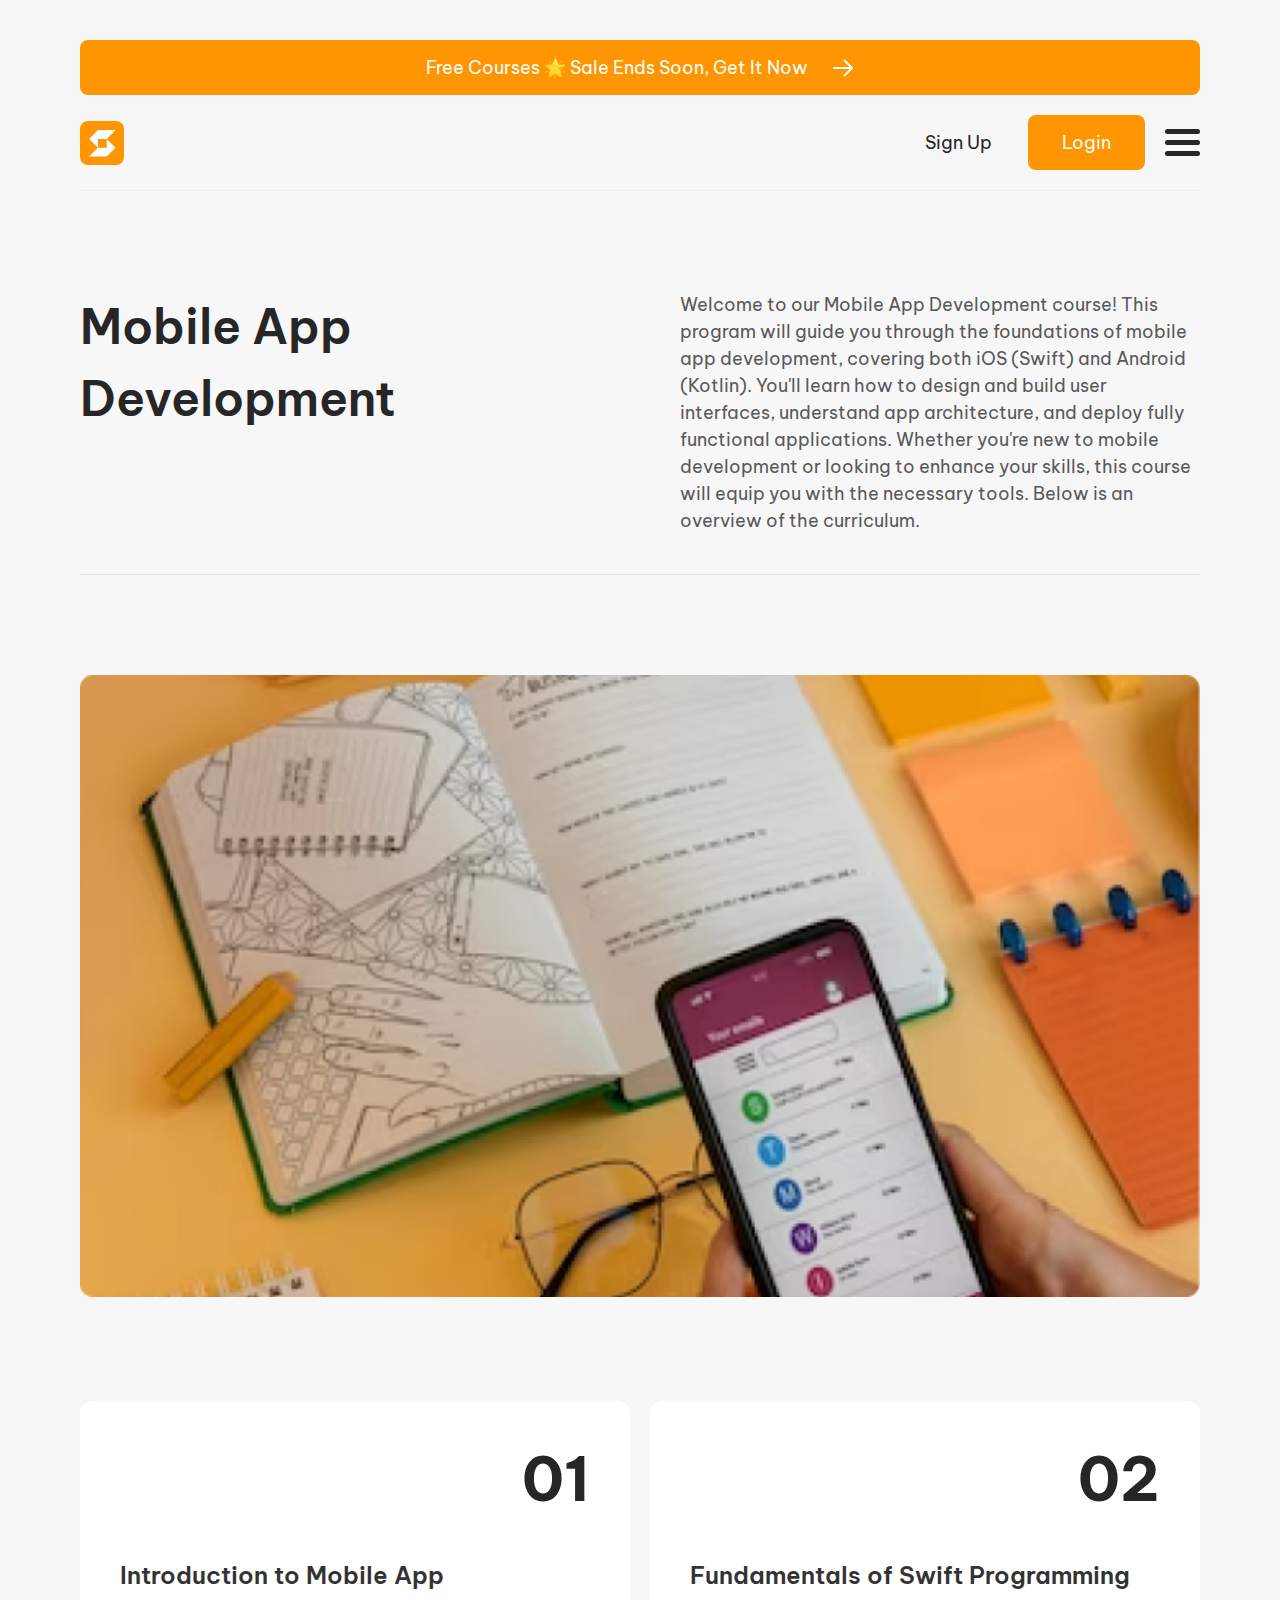
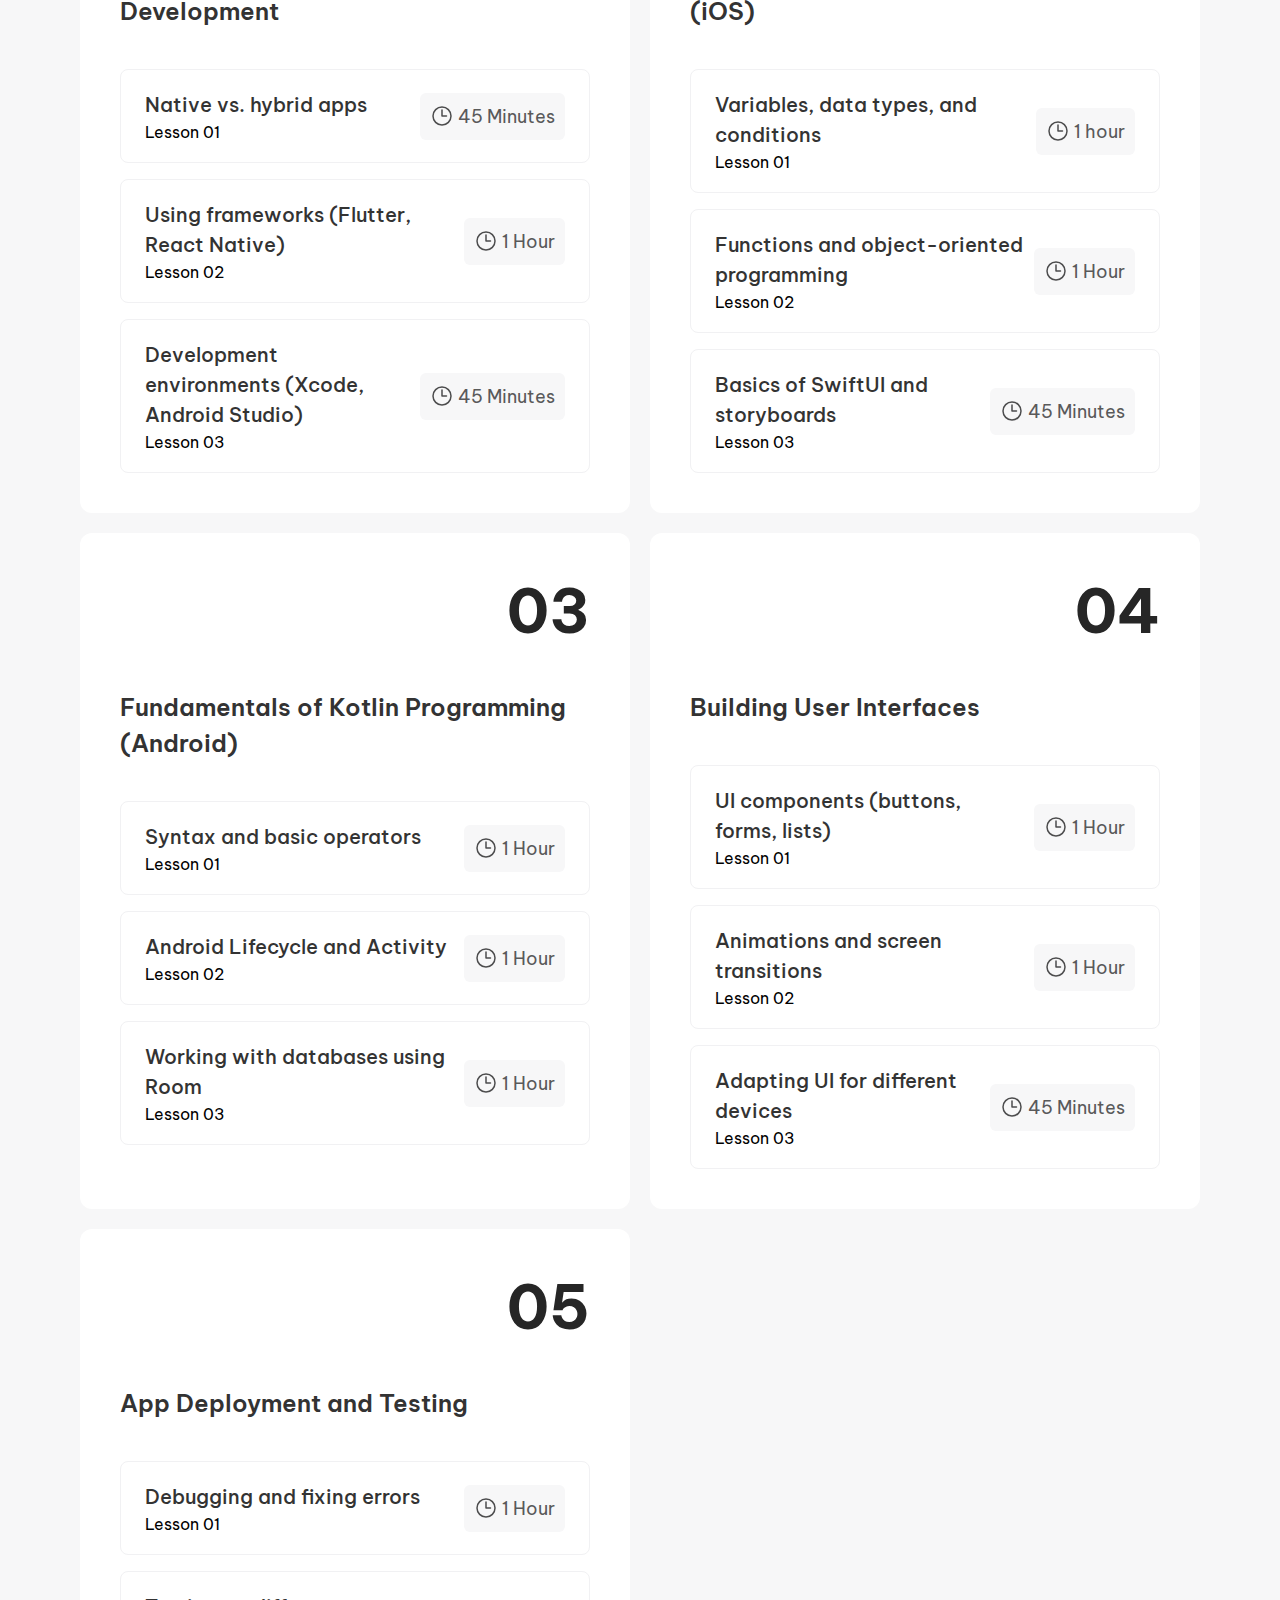
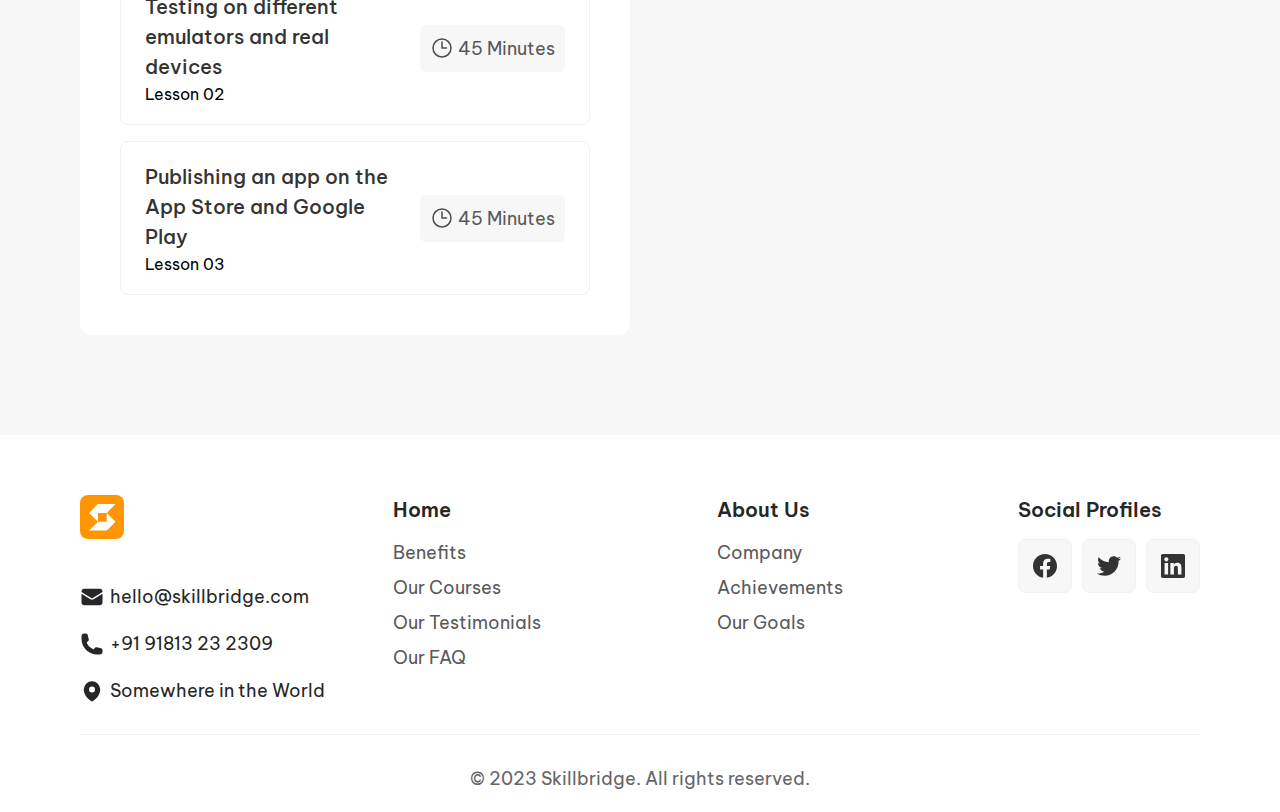
<file: mobile-app.html>
<!DOCTYPE html>
<html lang="en">
<head>
    <meta charset="UTF-8">
    <meta name="viewport" content="width=device-width, initial-scale=1.0">

    <!-- LINK FOR SPLIDE.JS -->
    <link rel="stylesheet" href="https://cdn.jsdelivr.net/npm/@splidejs/splide@4.1.4/dist/css/splide.min.css">

    <!-- LINK FOR FONT BE VIETNAM PRO -->
    <link rel="preconnect" href="https://fonts.googleapis.com">
    <link rel="preconnect" href="https://fonts.gstatic.com" crossorigin>
    <link href="https://fonts.googleapis.com/css2?family=Be+Vietnam+Pro:ital,wght@0,100;0,200;0,300;0,400;0,500;0,600;0,700;0,800;0,900;1,100;1,200;1,300;1,400;1,500;1,600;1,700;1,800;1,900&display=swap" rel="stylesheet">

    <link rel="shortcut icon" href="./img/icons/desktop-logo-skillbridge.svg">
    <link rel="stylesheet" href="style.css">
    <title>Skillbridge</title>
</head>
<body>
    <header>
        <div class="header-content">
            <!-- PROMO BAR -->
            <section class="announcement-bar" aria-label="Promotion">
                <a href="#" class="announcement-link">
                    <span class="promo-text">Free Courses &#127775 Sale Ends Soon, Get It Now</span>
                    <svg xmlns="http://www.w3.org/2000/svg" fill="none" viewBox="0 0 24 24" stroke-width="2" stroke="currentColor" class="announcement-icon">
                        <path stroke-linecap="round" stroke-linejoin="round" d="M13.5 4.5 21 12m0 0-7.5 7.5M21 12H3" />
                    </svg>
                </a>
            </section>

            <!-- NAV AND LOGO -->
            <div class="branding-nav">
                <div class="nav-actions">
                    <a href="index.html" class="nav-logo">
                        <!-- FOR DESKTOP -->
                        <img src="./img/icons/desktop-logo-skillbridge.svg" alt="Logo Skillbridge" class="desktop-logo">

                        <!-- FOR LAPTOP -->
                        <img src="./img/icons/laptop-logo-skillbridge.svg" alt="Logo Skillbridge" class="laptop-logo">

                        <!-- FOR MOBILE -->
                        <img src="./img/icons/mobile-logo-skillbridge.svg" alt="Logo Skillbridge" class="mobile-logo">
                    </a>

                    <nav class="main-nav">
                        <ul>
                            <li><a href="index.html">Home</a></li>
                            <li><a href="courses.html">Courses</a></li>
                            <li><a href="about.html">About us</a></li>
                            <li><a href="pricing.html">Pricing</a></li>
                            <li><a href="contact.html">Contact</a></li>
                        </ul>
                    </nav>
                </div>

                <div class="btns-container">
                    <div class="auth-buttons">
                        <a href="signup.html" class="auth-buttons__button auth-buttons__button--sign">Sign Up</a>
    
                        <a href="login.html" class="auth-buttons__button auth-buttons__button--login">Login</a>
                    </div>
    
                    <!--Hamburger button-->
                    <button class="hamburger">
                        <div class="bar"></div>
                    </button>
    
    
                    <!--Hamburger menu-->
                    <nav class="mobile-nav">
                        <ul>
                            <li><a href="index.html">Home</a></li>
                            <li><a href="courses.html">Courses</a></li>
                            <li><a href="about.html">About us</a></li>
                            <li><a href="pricing.html">Pricing</a></li>
                            <li><a href="contact.html">Contact</a></li>
                        </ul>
                    </nav>
                </div>
            </div>
        </div>
    </header>

    <!-- MAIN CONTENT -->
    <main>
        <div class="container">
            <!-- SUBPAGE INTRO SECTION -->
            <section>
                <div class="subpage-intro">
                    <h1>Mobile App Development</h1>
                    <p>Welcome to our Mobile App Development course! This program will guide you through the foundations of mobile app development, covering both iOS (Swift) and Android (Kotlin). You'll learn how to design and build user interfaces, understand app architecture, and deploy fully functional applications. Whether you're new to mobile development or looking to enhance your skills, this course will equip you with the necessary tools. Below is an overview of the curriculum.</p>
                </div>
            </section>

            <!-- MOBILE APP DEVELOPMENT SECTION - COURSES DETAIL -->
            <section>
                <div class="course-section">
                    <img src="./img/detail-courses-page/mobile-app.png" alt="image" class="course-intro-image">

                    <div class="course-content">
                        <div class="course-detail-card">
                            <p class="course-number">01</p>
    
                            <div class="course-detail-info">
                                <h2 class="course-title">Introduction to Mobile App Development</h2>

                                <div class="course-lesson">
                                    <div class="course-lesson-text">
                                        <p class="course-lesson-title">Native vs. hybrid apps</p>
                                        <p class="course-lesson-number">Lesson 01</p>
                                    </div>
    
                                    <div class="course-detail-duration">
                                        <svg xmlns="http://www.w3.org/2000/svg" fill="none" viewBox="0 0 24 24" stroke-width="1.5" stroke="currentColor" class="course-detail-icon" aria-hidden="true">
                                            <path stroke-linecap="round" stroke-linejoin="round" d="M12 6v6h4.5m4.5 0a9 9 0 1 1-18 0 9 9 0 0 1 18 0Z" />
                                        </svg>
                                        
                                        <span class="course-duration-text">45 Minutes</span>
                                    </div>
                                </div>
    
                                <div class="course-lesson">
                                    <div class="course-lesson-text">
                                        <p class="course-lesson-title">Using frameworks (Flutter, React Native)</p>
                                        <p class="course-lesson-number">Lesson 02</p>
                                    </div>
    
                                    <div class="course-detail-duration">
                                        <svg xmlns="http://www.w3.org/2000/svg" fill="none" viewBox="0 0 24 24" stroke-width="1.5" stroke="currentColor" class="course-detail-icon" aria-hidden="true">
                                            <path stroke-linecap="round" stroke-linejoin="round" d="M12 6v6h4.5m4.5 0a9 9 0 1 1-18 0 9 9 0 0 1 18 0Z" />
                                        </svg>
                                        
                                        <span class="course-duration-text">1 Hour</span>
                                    </div>
                                </div>

                                <div class="course-lesson">
                                    <div class="course-lesson-text">
                                        <p class="course-lesson-title">Development environments (Xcode, Android Studio)</p>
                                        <p class="course-lesson-number">Lesson 03</p>
                                    </div>
    
                                    <div class="course-detail-duration">
                                        <svg xmlns="http://www.w3.org/2000/svg" fill="none" viewBox="0 0 24 24" stroke-width="1.5" stroke="currentColor" class="course-detail-icon" aria-hidden="true">
                                            <path stroke-linecap="round" stroke-linejoin="round" d="M12 6v6h4.5m4.5 0a9 9 0 1 1-18 0 9 9 0 0 1 18 0Z" />
                                        </svg>
                                        
                                        <span class="course-duration-text">45 Minutes</span>
                                    </div>
                                </div>
                                
                            </div>
                        </div>

                        <div class="course-detail-card">
                            <p class="course-number">02</p>
    
                            <div class="course-detail-info">
                                <h2 class="course-title">Fundamentals of Swift Programming (iOS)</h2>

                                <div class="course-lesson">
                                    <div class="course-lesson-text">
                                        <p class="course-lesson-title">Variables, data types, and conditions</p>
                                        <p class="course-lesson-number">Lesson 01</p>
                                    </div>
    
                                    <div class="course-detail-duration">
                                        <svg xmlns="http://www.w3.org/2000/svg" fill="none" viewBox="0 0 24 24" stroke-width="1.5" stroke="currentColor" class="course-detail-icon" aria-hidden="true">
                                            <path stroke-linecap="round" stroke-linejoin="round" d="M12 6v6h4.5m4.5 0a9 9 0 1 1-18 0 9 9 0 0 1 18 0Z" />
                                        </svg>
                                        
                                        <span class="course-duration-text">1 hour</span>
                                    </div>
                                </div>
    
                                <div class="course-lesson">
                                    <div class="course-lesson-text">
                                        <p class="course-lesson-title">Functions and object-oriented programming</p>
                                        <p class="course-lesson-number">Lesson 02</p>
                                    </div>
    
                                    <div class="course-detail-duration">
                                        <svg xmlns="http://www.w3.org/2000/svg" fill="none" viewBox="0 0 24 24" stroke-width="1.5" stroke="currentColor" class="course-detail-icon" aria-hidden="true">
                                            <path stroke-linecap="round" stroke-linejoin="round" d="M12 6v6h4.5m4.5 0a9 9 0 1 1-18 0 9 9 0 0 1 18 0Z" />
                                        </svg>
                                        
                                        <span class="course-duration-text">1 Hour</span>
                                    </div>
                                </div>

                                <div class="course-lesson">
                                    <div class="course-lesson-text">
                                        <p class="course-lesson-title">Basics of SwiftUI and storyboards</p>
                                        <p class="course-lesson-number">Lesson 03</p>
                                    </div>
    
                                    <div class="course-detail-duration">
                                        <svg xmlns="http://www.w3.org/2000/svg" fill="none" viewBox="0 0 24 24" stroke-width="1.5" stroke="currentColor" class="course-detail-icon" aria-hidden="true">
                                            <path stroke-linecap="round" stroke-linejoin="round" d="M12 6v6h4.5m4.5 0a9 9 0 1 1-18 0 9 9 0 0 1 18 0Z" />
                                        </svg>
                                        
                                        <span class="course-duration-text">45 Minutes</span>
                                    </div>
                                </div>
                                
                            </div>
                        </div>

                        <div class="course-detail-card">
                            <p class="course-number">03</p>
    
                            <div class="course-detail-info">
                                <h2 class="course-title">Fundamentals of Kotlin Programming (Android)</h2>

                                <div class="course-lesson">
                                    <div class="course-lesson-text">
                                        <p class="course-lesson-title">Syntax and basic operators</p>
                                        <p class="course-lesson-number">Lesson 01</p>
                                    </div>
    
                                    <div class="course-detail-duration">
                                        <svg xmlns="http://www.w3.org/2000/svg" fill="none" viewBox="0 0 24 24" stroke-width="1.5" stroke="currentColor" class="course-detail-icon" aria-hidden="true">
                                            <path stroke-linecap="round" stroke-linejoin="round" d="M12 6v6h4.5m4.5 0a9 9 0 1 1-18 0 9 9 0 0 1 18 0Z" />
                                        </svg>
                                        
                                        <span class="course-duration-text">1 Hour</span>
                                    </div>
                                </div>
    
                                <div class="course-lesson">
                                    <div class="course-lesson-text">
                                        <p class="course-lesson-title">Android Lifecycle and Activity</p>
                                        <p class="course-lesson-number">Lesson 02</p>
                                    </div>
    
                                    <div class="course-detail-duration">
                                        <svg xmlns="http://www.w3.org/2000/svg" fill="none" viewBox="0 0 24 24" stroke-width="1.5" stroke="currentColor" class="course-detail-icon" aria-hidden="true">
                                            <path stroke-linecap="round" stroke-linejoin="round" d="M12 6v6h4.5m4.5 0a9 9 0 1 1-18 0 9 9 0 0 1 18 0Z" />
                                        </svg>
                                        
                                        <span class="course-duration-text">1 Hour</span>
                                    </div>
                                </div>

                                <div class="course-lesson">
                                    <div class="course-lesson-text">
                                        <p class="course-lesson-title">Working with databases using Room</p>
                                        <p class="course-lesson-number">Lesson 03</p>
                                    </div>
    
                                    <div class="course-detail-duration">
                                        <svg xmlns="http://www.w3.org/2000/svg" fill="none" viewBox="0 0 24 24" stroke-width="1.5" stroke="currentColor" class="course-detail-icon" aria-hidden="true">
                                            <path stroke-linecap="round" stroke-linejoin="round" d="M12 6v6h4.5m4.5 0a9 9 0 1 1-18 0 9 9 0 0 1 18 0Z" />
                                        </svg>
                                        
                                        <span class="course-duration-text">1 Hour</span>
                                    </div>
                                </div>
                                
                            </div>
                        </div>

                        <div class="course-detail-card">
                            <p class="course-number">04</p>
    
                            <div class="course-detail-info">
                                <h2 class="course-title">Building User Interfaces</h2>

                                <div class="course-lesson">
                                    <div class="course-lesson-text">
                                        <p class="course-lesson-title">UI components (buttons, forms, lists)</p>
                                        <p class="course-lesson-number">Lesson 01</p>
                                    </div>
    
                                    <div class="course-detail-duration">
                                        <svg xmlns="http://www.w3.org/2000/svg" fill="none" viewBox="0 0 24 24" stroke-width="1.5" stroke="currentColor" class="course-detail-icon" aria-hidden="true">
                                            <path stroke-linecap="round" stroke-linejoin="round" d="M12 6v6h4.5m4.5 0a9 9 0 1 1-18 0 9 9 0 0 1 18 0Z" />
                                        </svg>
                                        
                                        <span class="course-duration-text">1 Hour</span>
                                    </div>
                                </div>
    
                                <div class="course-lesson">
                                    <div class="course-lesson-text">
                                        <p class="course-lesson-title">Animations and screen transitions</p>
                                        <p class="course-lesson-number">Lesson 02</p>
                                    </div>
    
                                    <div class="course-detail-duration">
                                        <svg xmlns="http://www.w3.org/2000/svg" fill="none" viewBox="0 0 24 24" stroke-width="1.5" stroke="currentColor" class="course-detail-icon" aria-hidden="true">
                                            <path stroke-linecap="round" stroke-linejoin="round" d="M12 6v6h4.5m4.5 0a9 9 0 1 1-18 0 9 9 0 0 1 18 0Z" />
                                        </svg>
                                        
                                        <span class="course-duration-text">1 Hour</span>
                                    </div>
                                </div>

                                <div class="course-lesson">
                                    <div class="course-lesson-text">
                                        <p class="course-lesson-title">Adapting UI for different devices</p>
                                        <p class="course-lesson-number">Lesson 03</p>
                                    </div>
    
                                    <div class="course-detail-duration">
                                        <svg xmlns="http://www.w3.org/2000/svg" fill="none" viewBox="0 0 24 24" stroke-width="1.5" stroke="currentColor" class="course-detail-icon" aria-hidden="true">
                                            <path stroke-linecap="round" stroke-linejoin="round" d="M12 6v6h4.5m4.5 0a9 9 0 1 1-18 0 9 9 0 0 1 18 0Z" />
                                        </svg>
                                        
                                        <span class="course-duration-text">45 Minutes</span>
                                    </div>
                                </div>
                                
                            </div>
                        </div>

                        <div class="course-detail-card">
                            <p class="course-number">05</p>
    
                            <div class="course-detail-info">
                                <h2 class="course-title">App Deployment and Testing</h2>

                                <div class="course-lesson">
                                    <div class="course-lesson-text">
                                        <p class="course-lesson-title">Debugging and fixing errors</p>
                                        <p class="course-lesson-number">Lesson 01</p>
                                    </div>
    
                                    <div class="course-detail-duration">
                                        <svg xmlns="http://www.w3.org/2000/svg" fill="none" viewBox="0 0 24 24" stroke-width="1.5" stroke="currentColor" class="course-detail-icon" aria-hidden="true">
                                            <path stroke-linecap="round" stroke-linejoin="round" d="M12 6v6h4.5m4.5 0a9 9 0 1 1-18 0 9 9 0 0 1 18 0Z" />
                                        </svg>
                                        
                                        <span class="course-duration-text">1 Hour</span>
                                    </div>
                                </div>
    
                                <div class="course-lesson">
                                    <div class="course-lesson-text">
                                        <p class="course-lesson-title">Testing on different emulators and real devices</p>
                                        <p class="course-lesson-number">Lesson 02</p>
                                    </div>
    
                                    <div class="course-detail-duration">
                                        <svg xmlns="http://www.w3.org/2000/svg" fill="none" viewBox="0 0 24 24" stroke-width="1.5" stroke="currentColor" class="course-detail-icon" aria-hidden="true">
                                            <path stroke-linecap="round" stroke-linejoin="round" d="M12 6v6h4.5m4.5 0a9 9 0 1 1-18 0 9 9 0 0 1 18 0Z" />
                                        </svg>
                                        
                                        <span class="course-duration-text">45 Minutes</span>
                                    </div>
                                </div>

                                <div class="course-lesson">
                                    <div class="course-lesson-text">
                                        <p class="course-lesson-title">Publishing an app on the App Store and Google Play</p>
                                        <p class="course-lesson-number">Lesson 03</p>
                                    </div>
    
                                    <div class="course-detail-duration">
                                        <svg xmlns="http://www.w3.org/2000/svg" fill="none" viewBox="0 0 24 24" stroke-width="1.5" stroke="currentColor" class="course-detail-icon" aria-hidden="true">
                                            <path stroke-linecap="round" stroke-linejoin="round" d="M12 6v6h4.5m4.5 0a9 9 0 1 1-18 0 9 9 0 0 1 18 0Z" />
                                        </svg>
                                        
                                        <span class="course-duration-text">45 Minutes</span>
                                    </div>
                                </div>
                            </div>
                        </div>
                    </div>
                </div>
            </section>
        </div>
    </main>

    <!-- FOOTER -->
    <footer role="contentinfo">
        <div class="footer">
            <div class="footer-wrapper">
                <div class="footer-content">
                    <div class="footer-contact-container">
                        <a href="index.html" class="footer-logo">
                            <!-- FOR DESKTOP -->
                            <img src="./img/icons/desktop-logo-skillbridge.svg" alt="Logo Skillbridge" class="footer-desktop-logo">

                            <!-- FOR LAPTOP -->
                            <img src="./img/icons/laptop-logo-skillbridge.svg" alt="Logo Skillbridge" class="footer-laptop-logo">

                            <!-- FOR MOBILE -->
                            <img src="./img/icons/mobile-logo-skillbridge.svg" alt="Logo Skillbridge" class="footer-mobile-logo">
                        </a>
    
                        <address class="footer-contact">
                            <a href="mailto:hello@skillbridge.com" class="footer-contact-item">
                                <svg xmlns="http://www.w3.org/2000/svg" viewBox="0 0 24 24" fill="currentColor" aria-hidden="true" class="footer-icon">
                                    <path d="M1.5 8.67v8.58a3 3 0 0 0 3 3h15a3 3 0 0 0 3-3V8.67l-8.928 5.493a3 3 0 0 1-3.144 0L1.5 8.67Z" />
                                    <path d="M22.5 6.908V6.75a3 3 0 0 0-3-3h-15a3 3 0 0 0-3 3v.158l9.714 5.978a1.5 1.5 0 0 0 1.572 0L22.5 6.908Z" />
                                </svg>
            
                                <span class="contact-item">hello@skillbridge.com</span>
                            </a>
                        
                            <a href="tel:+9191813232309" class="footer-contact-item">
                                <svg xmlns="http://www.w3.org/2000/svg" viewBox="0 0 24 24" fill="currentColor" aria-hidden="true" class="footer-icon">
                                    <path fill-rule="evenodd" d="M1.5 4.5a3 3 0 0 1 3-3h1.372c.86 0 1.61.586 1.819 1.42l1.105 4.423a1.875 1.875 0 0 1-.694 1.955l-1.293.97c-.135.101-.164.249-.126.352a11.285 11.285 0 0 0 6.697 6.697c.103.038.25.009.352-.126l.97-1.293a1.875 1.875 0 0 1 1.955-.694l4.423 1.105c.834.209 1.42.959 1.42 1.82V19.5a3 3 0 0 1-3 3h-2.25C8.552 22.5 1.5 15.448 1.5 6.75V4.5Z" clip-rule="evenodd" />
                                </svg>
            
                                <span class="contact-item">+91 91813 23 2309</span>
                            </a>
                        
                            <a href="https://www.google.com/maps?q=Somewhere+in+the+World" target="_blank" class="footer-contact-item">
                                <svg xmlns="http://www.w3.org/2000/svg" viewBox="0 0 24 24" fill="currentColor" aria-hidden="true" class="footer-icon">
                                    <path fill-rule="evenodd" d="m11.54 22.351.07.04.028.016a.76.76 0 0 0 .723 0l.028-.015.071-.041a16.975 16.975 0 0 0 1.144-.742 19.58 19.58 0 0 0 2.683-2.282c1.944-1.99 3.963-4.98 3.963-8.827a8.25 8.25 0 0 0-16.5 0c0 3.846 2.02 6.837 3.963 8.827a19.58 19.58 0 0 0 2.682 2.282 16.975 16.975 0 0 0 1.145.742ZM12 13.5a3 3 0 1 0 0-6 3 3 0 0 0 0 6Z" clip-rule="evenodd" />
                                </svg>
            
                                <span class="contact-item">Somewhere in the World</span>
                            </a>
                        </address>
                    </div>
    
                    <div class="footer-nav">
                        <div class="footer-nav-column">
                            <p class="footer-nav-title">Home</p>
                            <ul>
                                <li><a href="#">Benefits</a></li>
                                <li><a href="#">Our Courses</a></li>
                                <li><a href="#">Our Testimonials</a></li>
                                <li><a href="#">Our FAQ</a></li>
                            </ul>
                        </div>
    
                        <div class="footer-nav-column">
                            <p class="footer-nav-title">About Us</p>
                            <ul>
                                <li><a href="#">Company</a></li>
                                <li><a href="#">Achievements</a></li>
                                <li><a href="#">Our Goals</a></li>
                            </ul>
                        </div>
    
                        <div class="footer-nav-column">
                            <p class="footer-nav-title">Social Profiles</p>
    
                            <div class="footer-socials">
                                <a href="https://www.facebook.com/" target="_blank" class="footer-social-link">
                                    <img src="./img/icons/fb-icon.svg" alt="Facebook Logo">
                                </a>
    
                                <a href="https://x.com/?lang=cs" target="_blank" class="footer-social-link">
                                    <img src="./img/icons/twitter-icon.svg" alt="Twitter Logo">
                                </a>
    
                                <a href="https://www.linkedin.com/feed/" target="_blank" class="footer-social-link">
                                    <img src="./img/icons/linkedin-icon.svg" alt="LinkedIn Logo">
                                </a>
                            </div>
                        </div>
                    </div>
                </div>
    
                <p class="footer-copyright">© 2023 Skillbridge. All rights reserved.</p>
            </div>
        </div>

    </footer>

    <script src="https://cdn.jsdelivr.net/npm/@splidejs/splide@4.1.4/dist/js/splide.min.js"></script>
    <script src="script.js"></script>
</body>
</html>
</file>
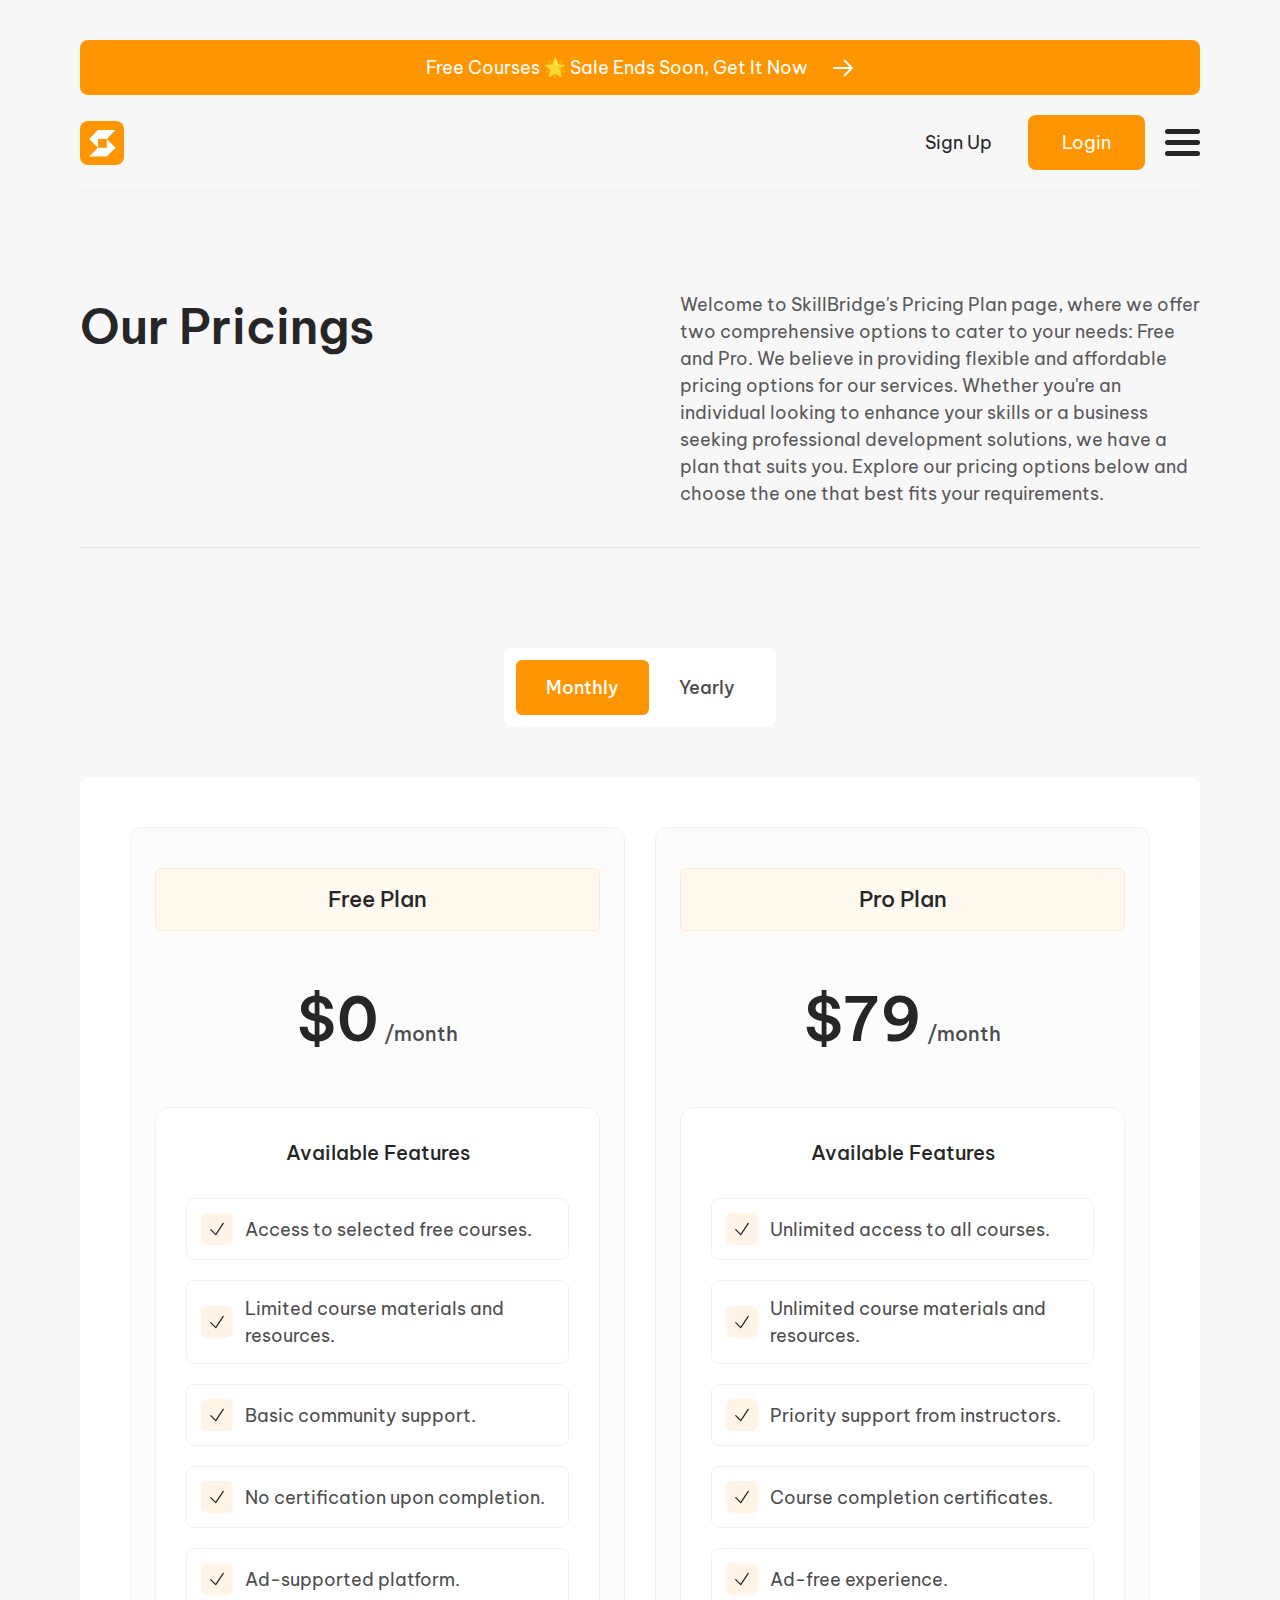
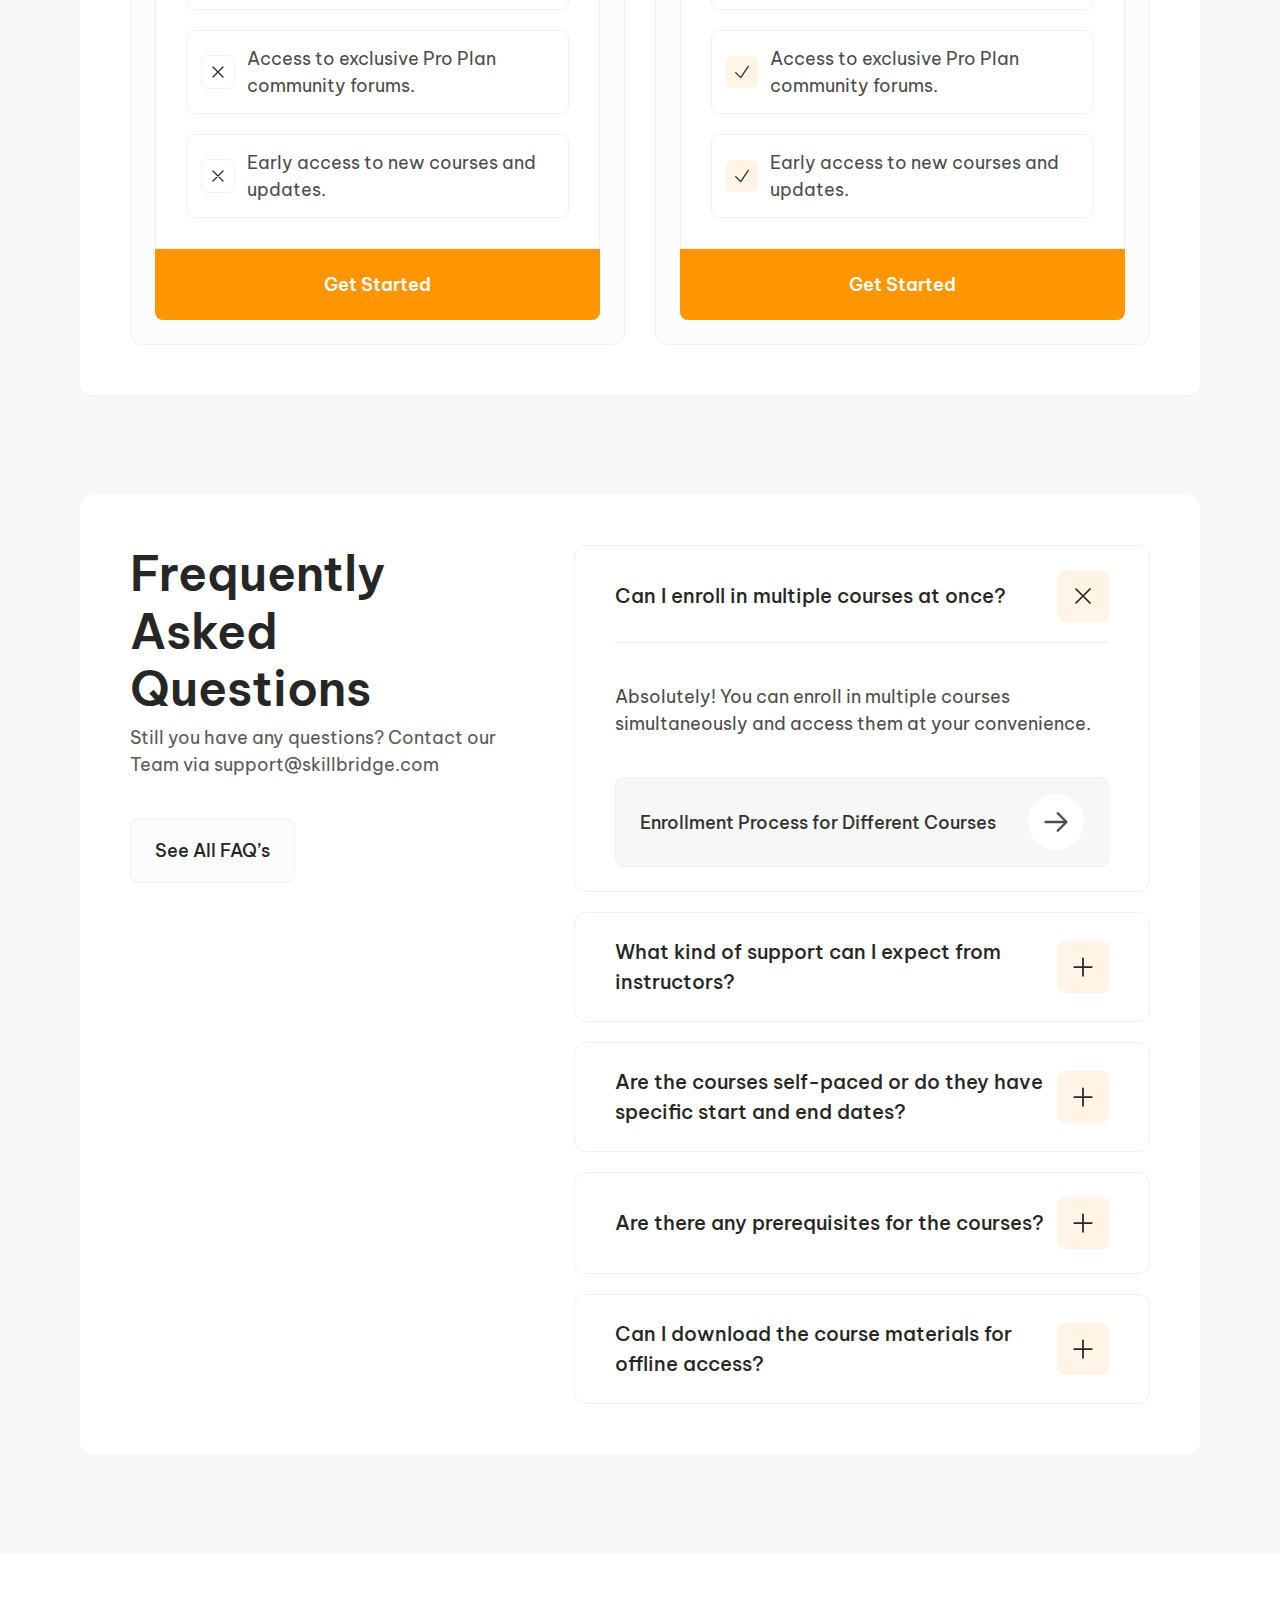
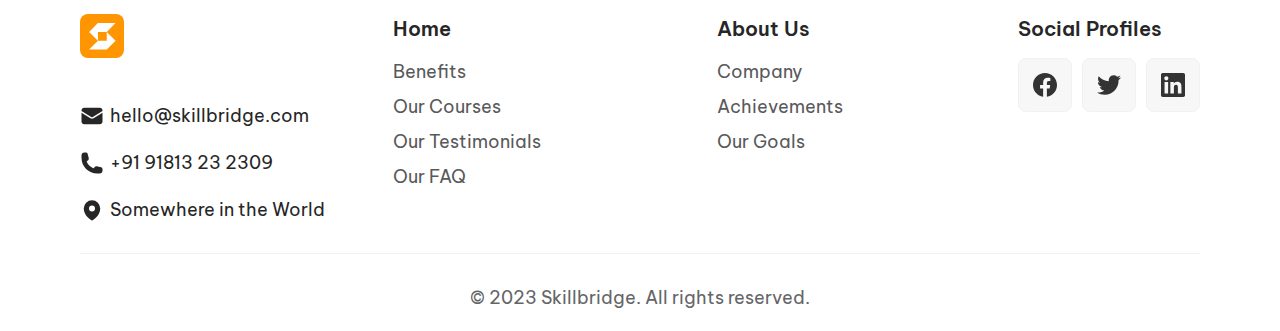
<file: pricing.html>
<!DOCTYPE html>
<html lang="en">
<head>
    <meta charset="UTF-8">
    <meta name="viewport" content="width=device-width, initial-scale=1.0">

    <!-- LINK FOR SPLIDE.JS -->
    <link rel="stylesheet" href="https://cdn.jsdelivr.net/npm/@splidejs/splide@4.1.4/dist/css/splide.min.css">

    <!-- LINK FOR FONT BE VIETNAM PRO -->
    <link rel="preconnect" href="https://fonts.googleapis.com">
    <link rel="preconnect" href="https://fonts.gstatic.com" crossorigin>
    <link href="https://fonts.googleapis.com/css2?family=Be+Vietnam+Pro:ital,wght@0,100;0,200;0,300;0,400;0,500;0,600;0,700;0,800;0,900;1,100;1,200;1,300;1,400;1,500;1,600;1,700;1,800;1,900&display=swap" rel="stylesheet">

    <link rel="shortcut icon" href="./img/icons/desktop-logo-skillbridge.svg">
    <link rel="stylesheet" href="style.css">
    <title>Skillbridge</title>
</head>
<body>
    <header>
        <div class="header-content">
            <!-- PROMO BAR -->
            <section class="announcement-bar" aria-label="Promotion">
                <a href="#" class="announcement-link">
                    <span class="promo-text">Free Courses &#127775 Sale Ends Soon, Get It Now</span>
                    <svg xmlns="http://www.w3.org/2000/svg" fill="none" viewBox="0 0 24 24" stroke-width="2" stroke="currentColor" class="announcement-icon">
                        <path stroke-linecap="round" stroke-linejoin="round" d="M13.5 4.5 21 12m0 0-7.5 7.5M21 12H3" />
                    </svg>
                </a>
            </section>

            <!-- NAV AND LOGO -->
            <div class="branding-nav">
                <div class="nav-actions">
                    <a href="index.html" class="nav-logo">
                        <!-- FOR DESKTOP -->
                        <img src="./img/icons/desktop-logo-skillbridge.svg" alt="Logo Skillbridge" class="desktop-logo">

                        <!-- FOR LAPTOP -->
                        <img src="./img/icons/laptop-logo-skillbridge.svg" alt="Logo Skillbridge" class="laptop-logo">

                        <!-- FOR MOBILE -->
                        <img src="./img/icons/mobile-logo-skillbridge.svg" alt="Logo Skillbridge" class="mobile-logo">
                    </a>

                    <nav class="main-nav">
                        <ul>
                            <li><a href="index.html">Home</a></li>
                            <li><a href="courses.html">Courses</a></li>
                            <li><a href="about.html">About us</a></li>
                            <li><a href="pricing.html">Pricing</a></li>
                            <li><a href="contact.html">Contact</a></li>
                        </ul>
                    </nav>
                </div>

                <div class="btns-container">
                    <div class="auth-buttons">
                        <a href="signup.html" class="auth-buttons__button auth-buttons__button--sign">Sign Up</a>
    
                        <a href="login.html" class="auth-buttons__button auth-buttons__button--login">Login</a>
                    </div>
    
                    <!--Hamburger button-->
                    <button class="hamburger">
                        <div class="bar"></div>
                    </button>
    
    
                    <!--Hamburger menu-->
                    <nav class="mobile-nav">
                        <ul>
                            <li><a href="index.html">Home</a></li>
                            <li><a href="courses.html">Courses</a></li>
                            <li><a href="about.html">About us</a></li>
                            <li><a href="pricing.html">Pricing</a></li>
                            <li><a href="contact.html">Contact</a></li>
                        </ul>
                    </nav>
                </div>
            </div>
        </div>
    </header>

    <!-- MAIN CONTENT -->
    <main>
        <div class="container">
            <!-- SUBPAGE INTRO SECTION -->
            <section>
                <div class="subpage-intro">
                    <h1>Our Pricings</h1>
                    <p>Welcome to SkillBridge's Pricing Plan page, where we offer two comprehensive options to cater to your needs: Free and Pro. We believe in providing flexible and affordable pricing options for our services. Whether you're an individual looking to enhance your skills or a business seeking professional development solutions, we have a plan that suits you. Explore our pricing options below and choose the one that best fits your requirements.</p>
                </div>
            </section>

            <!-- OUR PRICING SECTION -->
            <section>
                <div class="section-pricing">
                    <div class="pricing-tabs js-tabs pricing-tabs-subpage">
                        <ul class="tabs-list tabs-list-subpage">
                            <li data-tab-target="#monthly" class="active tab">Monthly</li>
                            <li data-tab-target="#yearly" class="tab">Yearly</li>
                        </ul>

                        <div class="tabs-content">
                            <div id="monthly" data-tab-content class="active">
                                <div class="plans-wrapper">
                                    <div class="plan-card">
                                        <div class="plan-header">
                                            <h3>Free Plan</h3>
                                        </div>
                                        
                                        <p class="plan-price"><span class="plan-price-span">$0</span> /month</p>

                                        <ul class="plan-features">
                                            <h4 class="features-heading">Available Features</h4>
                                            <li class="feature-item">
                                                <div class="feature-content">
                                                    <div class="feature-icon">
                                                        <svg aria-hidden="true" xmlns="http://www.w3.org/2000/svg" fill="none" viewBox="0 0 24 24" stroke-width="1.5" stroke="currentColor" class="feature-icon-svg">
                                                            <path stroke-linecap="round" stroke-linejoin="round" d="m4.5 12.75 6 6 9-13.5" />
                                                        </svg>
                                                    </div>
    
                                                    <p class="feature-text">Access to selected free courses.</p>
                                                </div>
                                            </li>

                                            <li class="feature-item">
                                                <div class="feature-content">
                                                    <div class="feature-icon">
                                                        <svg aria-hidden="true" xmlns="http://www.w3.org/2000/svg" fill="none" viewBox="0 0 24 24" stroke-width="1.5" stroke="currentColor" class="feature-icon-svg">
                                                            <path stroke-linecap="round" stroke-linejoin="round" d="m4.5 12.75 6 6 9-13.5" />
                                                        </svg>
                                                    </div>
    
                                                    <p class="feature-text">Limited course materials and resources.</p>
                                                </div>
                                            </li>

                                            <li class="feature-item">
                                                <div class="feature-content">
                                                    <div class="feature-icon">
                                                        <svg aria-hidden="true" xmlns="http://www.w3.org/2000/svg" fill="none" viewBox="0 0 24 24" stroke-width="1.5" stroke="currentColor" class="feature-icon-svg">
                                                            <path stroke-linecap="round" stroke-linejoin="round" d="m4.5 12.75 6 6 9-13.5" />
                                                        </svg>
                                                    </div>
    
                                                    <p class="feature-text">Basic community support.</p>
                                                </div>
                                            </li>

                                            <li class="feature-item">
                                                <div class="feature-content">
                                                    <div class="feature-icon">
                                                        <svg aria-hidden="true" xmlns="http://www.w3.org/2000/svg" fill="none" viewBox="0 0 24 24" stroke-width="1.5" stroke="currentColor" class="feature-icon-svg">
                                                            <path stroke-linecap="round" stroke-linejoin="round" d="m4.5 12.75 6 6 9-13.5" />
                                                        </svg>
                                                    </div>
    
                                                    <p class="feature-text">No certification upon completion.</p>
                                                </div>
                                            </li>

                                            <li class="feature-item">
                                                <div class="feature-content">
                                                    <div class="feature-icon">
                                                        <svg aria-hidden="true" xmlns="http://www.w3.org/2000/svg" fill="none" viewBox="0 0 24 24" stroke-width="1.5" stroke="currentColor" class="feature-icon-svg">
                                                            <path stroke-linecap="round" stroke-linejoin="round" d="m4.5 12.75 6 6 9-13.5" />
                                                        </svg>
                                                    </div>
    
                                                    <p class="feature-text">Ad-supported platform.</p>
                                                </div>
                                            </li>

                                            <li class="feature-item">
                                                <div class="feature-content">
                                                    <div class="feature-icon feature-icon-x">
                                                        <svg aria-hidden="true" xmlns="http://www.w3.org/2000/svg" fill="none" viewBox="0 0 24 24" stroke-width="1.5" stroke="currentColor" class="feature-icon-svg">
                                                            <path stroke-linecap="round" stroke-linejoin="round" d="M6 18 18 6M6 6l12 12" />
                                                        </svg>
                                                    </div>
    
                                                    <p class="feature-text">Access to exclusive Pro Plan community forums.</p>
                                                </div>
                                            </li>

                                            <li class="feature-item">
                                                <div class="feature-content">
                                                    <div class="feature-icon feature-icon-x">
                                                        <svg aria-hidden="true" xmlns="http://www.w3.org/2000/svg" fill="none" viewBox="0 0 24 24" stroke-width="1.5" stroke="currentColor" class="feature-icon-svg">
                                                            <path stroke-linecap="round" stroke-linejoin="round" d="M6 18 18 6M6 6l12 12" />
                                                        </svg>
                                                    </div>
    
                                                    <p class="feature-text">Early access to new courses and updates.</p>
                                                </div>
                                            </li>
                                        </ul>

                                        <a href="#" class="plan-btn">Get Started</a>
                                    </div>

                                    <div class="plan-card">
                                        <div class="plan-header">
                                            <h3>Pro Plan</h3>
                                        </div>
                                        
                                        <p class="plan-price"><span class="plan-price-span">$79</span> /month</p>

                                        <ul class="plan-features">
                                            <h4 class="features-heading">Available Features</h4>
                                            <li class="feature-item">
                                                <div class="feature-content">
                                                    <div class="feature-icon">
                                                        <svg aria-hidden="true" xmlns="http://www.w3.org/2000/svg" fill="none" viewBox="0 0 24 24" stroke-width="1.5" stroke="currentColor" class="feature-icon-svg">
                                                            <path stroke-linecap="round" stroke-linejoin="round" d="m4.5 12.75 6 6 9-13.5" />
                                                        </svg>
                                                    </div>
    
                                                    <p class="feature-text">Unlimited access to all courses.</p>
                                                </div>
                                            </li>

                                            <li class="feature-item">
                                                <div class="feature-content">
                                                    <div class="feature-icon">
                                                        <svg aria-hidden="true" xmlns="http://www.w3.org/2000/svg" fill="none" viewBox="0 0 24 24" stroke-width="1.5" stroke="currentColor" class="feature-icon-svg">
                                                            <path stroke-linecap="round" stroke-linejoin="round" d="m4.5 12.75 6 6 9-13.5" />
                                                        </svg>
                                                    </div>
    
                                                    <p class="feature-text">Unlimited course materials and resources.</p>
                                                </div>
                                            </li>

                                            <li class="feature-item">
                                                <div class="feature-content">
                                                    <div class="feature-icon">
                                                        <svg aria-hidden="true" xmlns="http://www.w3.org/2000/svg" fill="none" viewBox="0 0 24 24" stroke-width="1.5" stroke="currentColor" class="feature-icon-svg">
                                                            <path stroke-linecap="round" stroke-linejoin="round" d="m4.5 12.75 6 6 9-13.5" />
                                                        </svg>
                                                    </div>
    
                                                    <p class="feature-text">Priority support from instructors.</p>
                                                </div>
                                            </li>

                                            <li class="feature-item">
                                                <div class="feature-content">
                                                    <div class="feature-icon">
                                                        <svg aria-hidden="true" xmlns="http://www.w3.org/2000/svg" fill="none" viewBox="0 0 24 24" stroke-width="1.5" stroke="currentColor" class="feature-icon-svg">
                                                            <path stroke-linecap="round" stroke-linejoin="round" d="m4.5 12.75 6 6 9-13.5" />
                                                        </svg>
                                                    </div>
    
                                                    <p class="feature-text">Course completion certificates.</p>
                                                </div>
                                            </li>

                                            <li class="feature-item">
                                                <div class="feature-content">
                                                    <div class="feature-icon">
                                                        <svg aria-hidden="true" xmlns="http://www.w3.org/2000/svg" fill="none" viewBox="0 0 24 24" stroke-width="1.5" stroke="currentColor" class="feature-icon-svg">
                                                            <path stroke-linecap="round" stroke-linejoin="round" d="m4.5 12.75 6 6 9-13.5" />
                                                        </svg>
                                                    </div>
    
                                                    <p class="feature-text">Ad-free experience.</p>
                                                </div>
                                            </li>

                                            <li class="feature-item">
                                                <div class="feature-content">
                                                    <div class="feature-icon">
                                                        <svg aria-hidden="true" xmlns="http://www.w3.org/2000/svg" fill="none" viewBox="0 0 24 24" stroke-width="1.5" stroke="currentColor" class="feature-icon-svg">
                                                            <path stroke-linecap="round" stroke-linejoin="round" d="m4.5 12.75 6 6 9-13.5" />
                                                        </svg>
                                                    </div>
    
                                                    <p class="feature-text">Access to exclusive Pro Plan community forums.</p>
                                                </div>
                                            </li>

                                            <li class="feature-item">
                                                <div class="feature-content">
                                                    <div class="feature-icon">
                                                        <svg aria-hidden="true" xmlns="http://www.w3.org/2000/svg" fill="none" viewBox="0 0 24 24" stroke-width="1.5" stroke="currentColor" class="feature-icon-svg">
                                                            <path stroke-linecap="round" stroke-linejoin="round" d="m4.5 12.75 6 6 9-13.5" />
                                                        </svg>
                                                    </div>
    
                                                    <p class="feature-text">Early access to new courses and updates.</p>
                                                </div>
                                            </li>
                                        </ul>

                                        <a href="#" class="plan-btn">Get Started</a>
                                    </div>
                                </div>
                            </div>

                            <div id="yearly" data-tab-content>
                                <div class="plans-wrapper">
                                    <div class="plan-card">
                                        <div class="plan-header">
                                            <h3>Free Plan</h3>
                                        </div>
                                        
                                        <p class="plan-price"><span class="plan-price-span">$0</span> /month</p>

                                        <ul class="plan-features">
                                            <h4 class="features-heading">Available Features</h4>
                                            <li class="feature-item">
                                                <div class="feature-content">
                                                    <div class="feature-icon">
                                                        <svg aria-hidden="true" xmlns="http://www.w3.org/2000/svg" fill="none" viewBox="0 0 24 24" stroke-width="1.5" stroke="currentColor" class="feature-icon-svg">
                                                            <path stroke-linecap="round" stroke-linejoin="round" d="m4.5 12.75 6 6 9-13.5" />
                                                        </svg>
                                                    </div>
    
                                                    <p class="feature-text">Access to selected free courses.</p>
                                                </div>
                                            </li>

                                            <li class="feature-item">
                                                <div class="feature-content">
                                                    <div class="feature-icon">
                                                        <svg aria-hidden="true" xmlns="http://www.w3.org/2000/svg" fill="none" viewBox="0 0 24 24" stroke-width="1.5" stroke="currentColor" class="feature-icon-svg">
                                                            <path stroke-linecap="round" stroke-linejoin="round" d="m4.5 12.75 6 6 9-13.5" />
                                                        </svg>
                                                    </div>
    
                                                    <p class="feature-text">Limited course materials and resources.</p>
                                                </div>
                                            </li>

                                            <li class="feature-item">
                                                <div class="feature-content">
                                                    <div class="feature-icon">
                                                        <svg aria-hidden="true" xmlns="http://www.w3.org/2000/svg" fill="none" viewBox="0 0 24 24" stroke-width="1.5" stroke="currentColor" class="feature-icon-svg">
                                                            <path stroke-linecap="round" stroke-linejoin="round" d="m4.5 12.75 6 6 9-13.5" />
                                                        </svg>
                                                    </div>
    
                                                    <p class="feature-text">Basic community support.</p>
                                                </div>
                                            </li>

                                            <li class="feature-item">
                                                <div class="feature-content">
                                                    <div class="feature-icon">
                                                        <svg aria-hidden="true" xmlns="http://www.w3.org/2000/svg" fill="none" viewBox="0 0 24 24" stroke-width="1.5" stroke="currentColor" class="feature-icon-svg">
                                                            <path stroke-linecap="round" stroke-linejoin="round" d="m4.5 12.75 6 6 9-13.5" />
                                                        </svg>
                                                    </div>
    
                                                    <p class="feature-text">No certification upon completion.</p>
                                                </div>
                                            </li>

                                            <li class="feature-item">
                                                <div class="feature-content">
                                                    <div class="feature-icon">
                                                        <svg aria-hidden="true" xmlns="http://www.w3.org/2000/svg" fill="none" viewBox="0 0 24 24" stroke-width="1.5" stroke="currentColor" class="feature-icon-svg">
                                                            <path stroke-linecap="round" stroke-linejoin="round" d="m4.5 12.75 6 6 9-13.5" />
                                                        </svg>
                                                    </div>
    
                                                    <p class="feature-text">Ad-supported platform.</p>
                                                </div>
                                            </li>

                                            <li class="feature-item">
                                                <div class="feature-content">
                                                    <div class="feature-icon feature-icon-x">
                                                        <svg aria-hidden="true" xmlns="http://www.w3.org/2000/svg" fill="none" viewBox="0 0 24 24" stroke-width="1.5" stroke="currentColor" class="feature-icon-svg">
                                                            <path stroke-linecap="round" stroke-linejoin="round" d="M6 18 18 6M6 6l12 12" />
                                                        </svg>
                                                    </div>
    
                                                    <p class="feature-text">Access to exclusive Pro Plan community forums.</p>
                                                </div>
                                            </li>

                                            <li class="feature-item">
                                                <div class="feature-content">
                                                    <div class="feature-icon feature-icon-x">
                                                        <svg aria-hidden="true" xmlns="http://www.w3.org/2000/svg" fill="none" viewBox="0 0 24 24" stroke-width="1.5" stroke="currentColor" class="feature-icon-svg">
                                                            <path stroke-linecap="round" stroke-linejoin="round" d="M6 18 18 6M6 6l12 12" />
                                                        </svg>
                                                    </div>
    
                                                    <p class="feature-text">Early access to new courses and updates.</p>
                                                </div>
                                            </li>
                                        </ul>

                                        <a href="#" class="plan-btn">Get Started</a>
                                    </div>

                                    <div class="plan-card">
                                        <div class="plan-header">
                                            <h3>Pro Plan</h3>
                                        </div>
                                        
                                        <p class="plan-price"><span class="plan-price-span">$50</span> /month</p>

                                        <ul class="plan-features">
                                            <h4 class="features-heading">Available Features</h4>
                                            <li class="feature-item">
                                                <div class="feature-content">
                                                    <div class="feature-icon">
                                                        <svg aria-hidden="true" xmlns="http://www.w3.org/2000/svg" fill="none" viewBox="0 0 24 24" stroke-width="1.5" stroke="currentColor" class="feature-icon-svg">
                                                            <path stroke-linecap="round" stroke-linejoin="round" d="m4.5 12.75 6 6 9-13.5" />
                                                        </svg>
                                                    </div>
    
                                                    <p class="feature-text">Unlimited access to all courses.</p>
                                                </div>
                                            </li>

                                            <li class="feature-item">
                                                <div class="feature-content">
                                                    <div class="feature-icon">
                                                        <svg aria-hidden="true" xmlns="http://www.w3.org/2000/svg" fill="none" viewBox="0 0 24 24" stroke-width="1.5" stroke="currentColor" class="feature-icon-svg">
                                                            <path stroke-linecap="round" stroke-linejoin="round" d="m4.5 12.75 6 6 9-13.5" />
                                                        </svg>
                                                    </div>
    
                                                    <p class="feature-text">Unlimited course materials and resources.</p>
                                                </div>
                                            </li>

                                            <li class="feature-item">
                                                <div class="feature-content">
                                                    <div class="feature-icon">
                                                        <svg aria-hidden="true" xmlns="http://www.w3.org/2000/svg" fill="none" viewBox="0 0 24 24" stroke-width="1.5" stroke="currentColor" class="feature-icon-svg">
                                                            <path stroke-linecap="round" stroke-linejoin="round" d="m4.5 12.75 6 6 9-13.5" />
                                                        </svg>
                                                    </div>
    
                                                    <p class="feature-text">Priority support from instructors.</p>
                                                </div>
                                            </li>

                                            <li class="feature-item">
                                                <div class="feature-content">
                                                    <div class="feature-icon">
                                                        <svg aria-hidden="true" xmlns="http://www.w3.org/2000/svg" fill="none" viewBox="0 0 24 24" stroke-width="1.5" stroke="currentColor" class="feature-icon-svg">
                                                            <path stroke-linecap="round" stroke-linejoin="round" d="m4.5 12.75 6 6 9-13.5" />
                                                        </svg>
                                                    </div>
    
                                                    <p class="feature-text">Course completion certificates.</p>
                                                </div>
                                            </li>

                                            <li class="feature-item">
                                                <div class="feature-content">
                                                    <div class="feature-icon">
                                                        <svg aria-hidden="true" xmlns="http://www.w3.org/2000/svg" fill="none" viewBox="0 0 24 24" stroke-width="1.5" stroke="currentColor" class="feature-icon-svg">
                                                            <path stroke-linecap="round" stroke-linejoin="round" d="m4.5 12.75 6 6 9-13.5" />
                                                        </svg>
                                                    </div>
    
                                                    <p class="feature-text">Ad-free experience.</p>
                                                </div>
                                            </li>

                                            <li class="feature-item">
                                                <div class="feature-content">
                                                    <div class="feature-icon">
                                                        <svg aria-hidden="true" xmlns="http://www.w3.org/2000/svg" fill="none" viewBox="0 0 24 24" stroke-width="1.5" stroke="currentColor" class="feature-icon-svg">
                                                            <path stroke-linecap="round" stroke-linejoin="round" d="m4.5 12.75 6 6 9-13.5" />
                                                        </svg>
                                                    </div>
    
                                                    <p class="feature-text">Access to exclusive Pro Plan community forums.</p>
                                                </div>
                                            </li>

                                            <li class="feature-item">
                                                <div class="feature-content">
                                                    <div class="feature-icon">
                                                        <svg aria-hidden="true" xmlns="http://www.w3.org/2000/svg" fill="none" viewBox="0 0 24 24" stroke-width="1.5" stroke="currentColor" class="feature-icon-svg">
                                                            <path stroke-linecap="round" stroke-linejoin="round" d="m4.5 12.75 6 6 9-13.5" />
                                                        </svg>
                                                    </div>
    
                                                    <p class="feature-text">Early access to new courses and updates.</p>
                                                </div>
                                            </li>
                                        </ul>

                                        <a href="#" class="plan-btn">Get Started</a>
                                    </div>
                                </div>
                            </div>
                        </div>
                    </div>
                </div>
            </section>


            <!-- FAQ SECTION -->
            <section>
                <div class="section-faq">
                    <header class="header-faq">
                        <div>
                            <h2>Frequently Asked Questions</h2>
                            <p>Still you have any questions? Contact our Team via <a href="mailto:support@skillbridge.com" class="header-faq-link">support@skillbridge.com</a></p>
                        </div>

                        <a href="#" class="faq-btn">See All FAQ’s</a>
                    </header>

                    <div class="faq-container">
                        <div class="faq-item active">
                            <div class="faq-question">
                                <h3 class="faq-title">Can I enroll in multiple courses at once?</h3>

                                <button class="faq-toggle">
                                    <svg xmlns="http://www.w3.org/2000/svg" fill="none" viewBox="0 0 24 24" stroke-width="1.5" stroke="currentColor" class="faq-toggle-plus">
                                        <path stroke-linecap="round" stroke-linejoin="round" d="M12 4.5v15m7.5-7.5h-15" />
                                    </svg>
    
                                    <svg xmlns="http://www.w3.org/2000/svg" fill="none" viewBox="0 0 24 24" stroke-width="1.5" stroke="currentColor" class="faq-toggle-close">
                                        <path stroke-linecap="round" stroke-linejoin="round" d="M6 18 18 6M6 6l12 12" />
                                    </svg>
                                </button>
                            </div>

                            <p class="faq-text">Absolutely! You can enroll in multiple courses simultaneously and access them at your convenience.</p>

                            <a href="#" class="faq-link">
                                <p class="faq-link-text">Enrollment Process for Different Courses</p>
                                <div class="faq-link-icon">
                                    <svg xmlns="http://www.w3.org/2000/svg" fill="none" viewBox="0 0 24 24" stroke-width="2" stroke="currentColor" class="faq-link-icon-svg">
                                        <path stroke-linecap="round" stroke-linejoin="round" d="M13.5 4.5 21 12m0 0-7.5 7.5M21 12H3" />
                                    </svg>
                                </div>
                            </a>
                        </div>
                
                        <div class="faq-item">
                            <div class="faq-question">
                                <h3 class="faq-title">What kind of support can I expect from instructors?</h3>

                                <button class="faq-toggle">
                                    <svg xmlns="http://www.w3.org/2000/svg" fill="none" viewBox="0 0 24 24" stroke-width="1.5" stroke="currentColor" class="faq-toggle-plus">
                                        <path stroke-linecap="round" stroke-linejoin="round" d="M12 4.5v15m7.5-7.5h-15" />
                                    </svg>
    
                                    <svg xmlns="http://www.w3.org/2000/svg" fill="none" viewBox="0 0 24 24" stroke-width="1.5" stroke="currentColor" class="faq-toggle-close">
                                        <path stroke-linecap="round" stroke-linejoin="round" d="M6 18 18 6M6 6l12 12" />
                                    </svg>
                                </button>
                            </div>

                            <p class="faq-text">Our instructors provide dedicated support through Q&A forums, live sessions, and email consultations. They are committed to answering your questions promptly and offering personalized feedback on assignments.</p>
                        </div>
                
                        <div class="faq-item">
                            <div class="faq-question">
                                <h3 class="faq-title">Are the courses self-paced or do they have specific start and end dates?</h3>
                                
                                <button class="faq-toggle">
                                    <svg xmlns="http://www.w3.org/2000/svg" fill="none" viewBox="0 0 24 24" stroke-width="1.5" stroke="currentColor" class="faq-toggle-plus">
                                        <path stroke-linecap="round" stroke-linejoin="round" d="M12 4.5v15m7.5-7.5h-15" />
                                    </svg>
    
                                    <svg xmlns="http://www.w3.org/2000/svg" fill="none" viewBox="0 0 24 24" stroke-width="1.5" stroke="currentColor" class="faq-toggle-close">
                                        <path stroke-linecap="round" stroke-linejoin="round" d="M6 18 18 6M6 6l12 12" />
                                    </svg>
                                </button>
                            </div>

                            <p class="faq-text">Most of our courses are self-paced, allowing you to learn at your own speed. However, we also offer cohort-based courses with specific schedules for learners who prefer a structured timeline.</p>
                        </div>
                        
                        <div class="faq-item">
                            <div class="faq-question">
                                <h3 class="faq-title">Are there any prerequisites for the courses?</h3>
                                
                                <button class="faq-toggle">
                                    <svg xmlns="http://www.w3.org/2000/svg" fill="none" viewBox="0 0 24 24" stroke-width="1.5" stroke="currentColor" class="faq-toggle-plus">
                                        <path stroke-linecap="round" stroke-linejoin="round" d="M12 4.5v15m7.5-7.5h-15" />
                                    </svg>
    
                                    <svg xmlns="http://www.w3.org/2000/svg" fill="none" viewBox="0 0 24 24" stroke-width="1.5" stroke="currentColor" class="faq-toggle-close">
                                        <path stroke-linecap="round" stroke-linejoin="round" d="M6 18 18 6M6 6l12 12" />
                                    </svg>
                                </button>
                            </div>

                            <p class="faq-text">Each course description outlines the prerequisites. While beginner courses require no prior experience, advanced courses may need basic knowledge of programming or specific tools.</p>
                        </div>
                        
                        <div class="faq-item">
                            <div class="faq-question">
                                <h3 class="faq-title">Can I download the course materials for offline access?</h3>
                                
                                <button class="faq-toggle">
                                    <svg xmlns="http://www.w3.org/2000/svg" fill="none" viewBox="0 0 24 24" stroke-width="1.5" stroke="currentColor" class="faq-toggle-plus">
                                        <path stroke-linecap="round" stroke-linejoin="round" d="M12 4.5v15m7.5-7.5h-15" />
                                    </svg>
    
                                    <svg xmlns="http://www.w3.org/2000/svg" fill="none" viewBox="0 0 24 24" stroke-width="1.5" stroke="currentColor" class="faq-toggle-close">
                                        <path stroke-linecap="round" stroke-linejoin="round" d="M6 18 18 6M6 6l12 12" />
                                    </svg>
                                </button>
                            </div>

                            <p class="faq-text">Yes, course materials such as PDFs and presentation slides are available for download. However, interactive content like quizzes and coding challenges must be completed online.</p>                           
                        </div>
                    </div>
                </div>
            </section>
        </div>
    </main>

    <!-- FOOTER -->
    <footer role="contentinfo">
        <div class="footer">
            <div class="footer-wrapper">
                <div class="footer-content">
                    <div class="footer-contact-container">
                        <a href="index.html" class="footer-logo">
                            <!-- FOR DESKTOP -->
                            <img src="./img/icons/desktop-logo-skillbridge.svg" alt="Logo Skillbridge" class="footer-desktop-logo">

                            <!-- FOR LAPTOP -->
                            <img src="./img/icons/laptop-logo-skillbridge.svg" alt="Logo Skillbridge" class="footer-laptop-logo">

                            <!-- FOR MOBILE -->
                            <img src="./img/icons/mobile-logo-skillbridge.svg" alt="Logo Skillbridge" class="footer-mobile-logo">
                        </a>
    
                        <address class="footer-contact">
                            <a href="mailto:hello@skillbridge.com" class="footer-contact-item">
                                <svg xmlns="http://www.w3.org/2000/svg" viewBox="0 0 24 24" fill="currentColor" aria-hidden="true" class="footer-icon">
                                    <path d="M1.5 8.67v8.58a3 3 0 0 0 3 3h15a3 3 0 0 0 3-3V8.67l-8.928 5.493a3 3 0 0 1-3.144 0L1.5 8.67Z" />
                                    <path d="M22.5 6.908V6.75a3 3 0 0 0-3-3h-15a3 3 0 0 0-3 3v.158l9.714 5.978a1.5 1.5 0 0 0 1.572 0L22.5 6.908Z" />
                                </svg>
            
                                <span class="contact-item">hello@skillbridge.com</span>
                            </a>
                        
                            <a href="tel:+9191813232309" class="footer-contact-item">
                                <svg xmlns="http://www.w3.org/2000/svg" viewBox="0 0 24 24" fill="currentColor" aria-hidden="true" class="footer-icon">
                                    <path fill-rule="evenodd" d="M1.5 4.5a3 3 0 0 1 3-3h1.372c.86 0 1.61.586 1.819 1.42l1.105 4.423a1.875 1.875 0 0 1-.694 1.955l-1.293.97c-.135.101-.164.249-.126.352a11.285 11.285 0 0 0 6.697 6.697c.103.038.25.009.352-.126l.97-1.293a1.875 1.875 0 0 1 1.955-.694l4.423 1.105c.834.209 1.42.959 1.42 1.82V19.5a3 3 0 0 1-3 3h-2.25C8.552 22.5 1.5 15.448 1.5 6.75V4.5Z" clip-rule="evenodd" />
                                </svg>
            
                                <span class="contact-item">+91 91813 23 2309</span>
                            </a>
                        
                            <a href="https://www.google.com/maps?q=Somewhere+in+the+World" target="_blank" class="footer-contact-item">
                                <svg xmlns="http://www.w3.org/2000/svg" viewBox="0 0 24 24" fill="currentColor" aria-hidden="true" class="footer-icon">
                                    <path fill-rule="evenodd" d="m11.54 22.351.07.04.028.016a.76.76 0 0 0 .723 0l.028-.015.071-.041a16.975 16.975 0 0 0 1.144-.742 19.58 19.58 0 0 0 2.683-2.282c1.944-1.99 3.963-4.98 3.963-8.827a8.25 8.25 0 0 0-16.5 0c0 3.846 2.02 6.837 3.963 8.827a19.58 19.58 0 0 0 2.682 2.282 16.975 16.975 0 0 0 1.145.742ZM12 13.5a3 3 0 1 0 0-6 3 3 0 0 0 0 6Z" clip-rule="evenodd" />
                                </svg>
            
                                <span class="contact-item">Somewhere in the World</span>
                            </a>
                        </address>
                    </div>
    
                    <div class="footer-nav">
                        <div class="footer-nav-column">
                            <p class="footer-nav-title">Home</p>
                            <ul>
                                <li><a href="#">Benefits</a></li>
                                <li><a href="#">Our Courses</a></li>
                                <li><a href="#">Our Testimonials</a></li>
                                <li><a href="#">Our FAQ</a></li>
                            </ul>
                        </div>
    
                        <div class="footer-nav-column">
                            <p class="footer-nav-title">About Us</p>
                            <ul>
                                <li><a href="#">Company</a></li>
                                <li><a href="#">Achievements</a></li>
                                <li><a href="#">Our Goals</a></li>
                            </ul>
                        </div>
    
                        <div class="footer-nav-column">
                            <p class="footer-nav-title">Social Profiles</p>
    
                            <div class="footer-socials">
                                <a href="https://www.facebook.com/" target="_blank" class="footer-social-link">
                                    <img src="./img/icons/fb-icon.svg" alt="Facebook Logo">
                                </a>
    
                                <a href="https://x.com/?lang=cs" target="_blank" class="footer-social-link">
                                    <img src="./img/icons/twitter-icon.svg" alt="Twitter Logo">
                                </a>
    
                                <a href="https://www.linkedin.com/feed/" target="_blank" class="footer-social-link">
                                    <img src="./img/icons/linkedin-icon.svg" alt="LinkedIn Logo">
                                </a>
                            </div>
                        </div>
                    </div>
                </div>
    
                <p class="footer-copyright">© 2023 Skillbridge. All rights reserved.</p>
            </div>
        </div>

    </footer>

    <script src="https://cdn.jsdelivr.net/npm/@splidejs/splide@4.1.4/dist/js/splide.min.js"></script>
    <script src="script.js"></script>
</body>
</html>
</file>
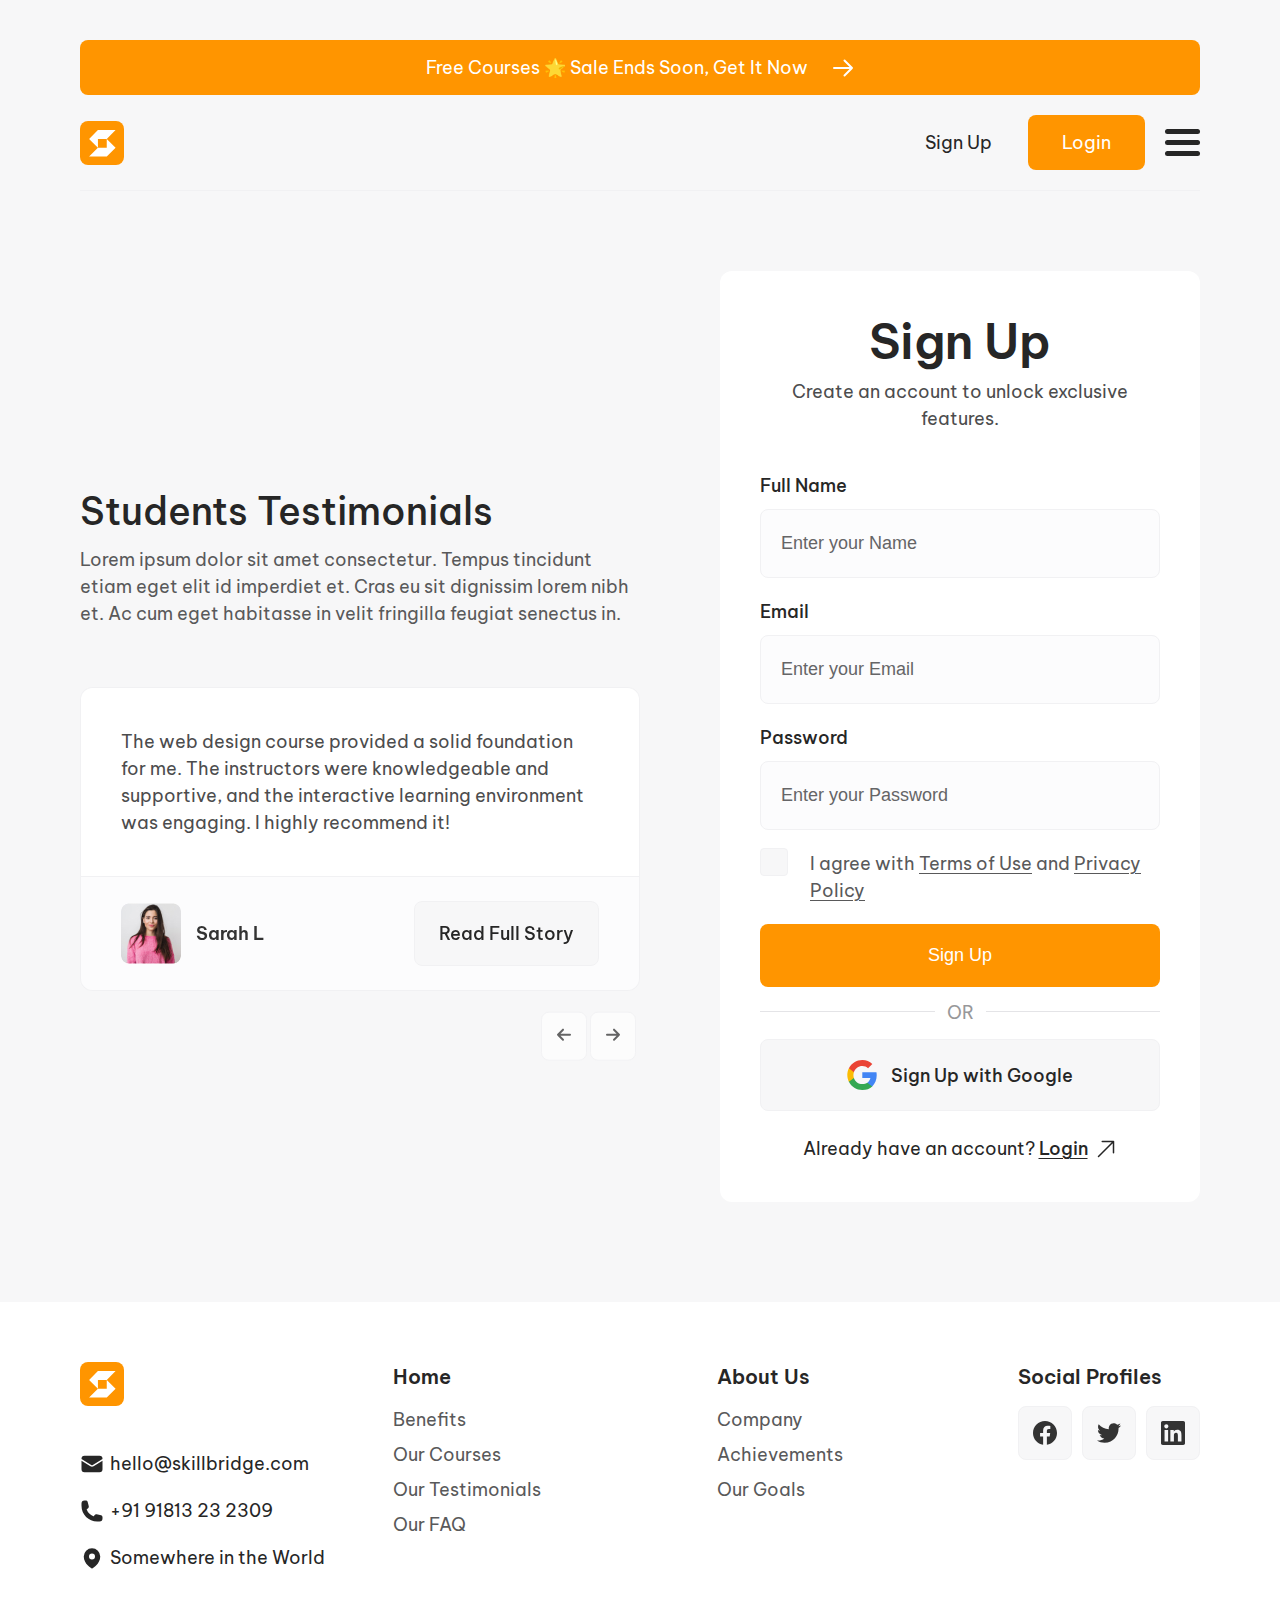
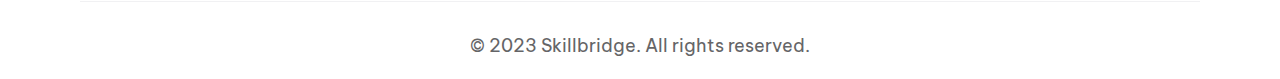
<file: signup.html>
<!DOCTYPE html>
<html lang="en">
<head>
    <meta charset="UTF-8">
    <meta name="viewport" content="width=device-width, initial-scale=1.0">

    <!-- LINK FOR SPLIDE.JS -->
    <link rel="stylesheet" href="https://cdn.jsdelivr.net/npm/@splidejs/splide@4.1.4/dist/css/splide.min.css">

    <!-- LINK FOR FONT BE VIETNAM PRO -->
    <link rel="preconnect" href="https://fonts.googleapis.com">
    <link rel="preconnect" href="https://fonts.gstatic.com" crossorigin>
    <link href="https://fonts.googleapis.com/css2?family=Be+Vietnam+Pro:ital,wght@0,100;0,200;0,300;0,400;0,500;0,600;0,700;0,800;0,900;1,100;1,200;1,300;1,400;1,500;1,600;1,700;1,800;1,900&display=swap" rel="stylesheet">

    <link rel="shortcut icon" href="./img/icons/desktop-logo-skillbridge.svg">
    <link rel="stylesheet" href="style.css">
    <title>Skillbridge</title>
</head>
<body>
    <header>
        <div class="header-content">
            <!-- PROMO BAR -->
            <section class="announcement-bar" aria-label="Promotion">
                <a href="#" class="announcement-link">
                    <span class="promo-text">Free Courses &#127775 Sale Ends Soon, Get It Now</span>
                    <svg xmlns="http://www.w3.org/2000/svg" fill="none" viewBox="0 0 24 24" stroke-width="2" stroke="currentColor" class="announcement-icon">
                        <path stroke-linecap="round" stroke-linejoin="round" d="M13.5 4.5 21 12m0 0-7.5 7.5M21 12H3" />
                    </svg>
                </a>
            </section>

            <!-- NAV AND LOGO -->
            <div class="branding-nav">
                <div class="nav-actions">
                    <a href="index.html" class="nav-logo">
                        <!-- FOR DESKTOP -->
                        <img src="./img/icons/desktop-logo-skillbridge.svg" alt="Logo Skillbridge" class="desktop-logo">

                        <!-- FOR LAPTOP -->
                        <img src="./img/icons/laptop-logo-skillbridge.svg" alt="Logo Skillbridge" class="laptop-logo">

                        <!-- FOR MOBILE -->
                        <img src="./img/icons/mobile-logo-skillbridge.svg" alt="Logo Skillbridge" class="mobile-logo">
                    </a>

                    <nav class="main-nav">
                        <ul>
                            <li><a href="index.html">Home</a></li>
                            <li><a href="courses.html">Courses</a></li>
                            <li><a href="about.html">About us</a></li>
                            <li><a href="pricing.html">Pricing</a></li>
                            <li><a href="contact.html">Contact</a></li>
                        </ul>
                    </nav>
                </div>

                <div class="btns-container">
                    <div class="auth-buttons">
                        <a href="signup.html" class="auth-buttons__button auth-buttons__button--sign">Sign Up</a>
    
                        <a href="login.html" class="auth-buttons__button auth-buttons__button--login">Login</a>
                    </div>
    
                    <!--Hamburger button-->
                    <button class="hamburger">
                        <div class="bar"></div>
                    </button>
    
    
                    <!--Hamburger menu-->
                    <nav class="mobile-nav">
                        <ul>
                            <li><a href="index.html">Home</a></li>
                            <li><a href="courses.html">Courses</a></li>
                            <li><a href="about.html">About us</a></li>
                            <li><a href="pricing.html">Pricing</a></li>
                            <li><a href="contact.html">Contact</a></li>
                        </ul>
                    </nav>
                </div>
            </div>
        </div>
    </header>

    <!-- MAIN CONTENT -->
    <main>
        <div class="container">

            <!-- SIGN UP SECTION -->
            <section>
                <div class="auth-section">
                    <div class="auth-info">
                        <header class="auth-header">
                            <h2>Students Testimonials</h2>
                            <p>Lorem ipsum dolor sit amet consectetur. Tempus tincidunt etiam eget elit id imperdiet et. Cras eu sit dignissim lorem nibh et. Ac cum eget habitasse in velit fringilla feugiat senectus in.</p>
                        </header>

                        <div class="splide slider2" role="group" aria-label="Splide Basic HTML Example">
                            <div class="splide__track">
                                <ul class="splide__list">
                                    <li class="splide__slide">
                                        <div class="testimonial">
                                            <blockquote class="quote">
                                                <p>The web design course provided a solid foundation for me. The instructors were knowledgeable and supportive, and the interactive learning environment was engaging. I highly recommend it!</p>
                                            </blockquote>

                                            <div class="testimonial-footer">
                                                <div class="testimonial-user">
                                                    <img src="img/sign-login-page/person01.jpg" alt="Person 1">

                                                    <p class="testimonial-name">Sarah L</p>
                                                </div>

                                                <a href="#" class="btn-readmore">Read Full Story</a>
                                            </div>
                                        </div>

                                    </li>

                                    <li class="splide__slide">
                                        <div class="testimonial">
                                            <blockquote class="quote">
                                                <p>The web design course provided a solid foundation for me. The instructors were knowledgeable and supportive, and the interactive learning environment was engaging. I highly recommend it!</p>
                                            </blockquote>

                                            <div class="testimonial-footer">
                                                <div class="testimonial-user">
                                                    <img src="img/sign-login-page/person01.jpg" alt="Person 1">

                                                    <p class="testimonial-name">Sarah L</p>
                                                </div>

                                                <a href="#" class="btn-readmore">Read Full Story</a>
                                            </div>
                                        </div>
                                    </li>

                                    <li class="splide__slide">
                                        <div class="testimonial">
                                            <blockquote class="quote">
                                                <p>The web design course provided a solid foundation for me. The instructors were knowledgeable and supportive, and the interactive learning environment was engaging. I highly recommend it!</p>
                                            </blockquote>

                                            <div class="testimonial-footer">
                                                <div class="testimonial-user">
                                                    <img src="img/sign-login-page/person01.jpg" alt="Person 1">

                                                    <p class="testimonial-name">Sarah L</p>
                                                </div>

                                                <a href="#" class="btn-readmore">Read Full Story</a>
                                            </div>
                                        </div>
                                    </li>
                                </ul>

                                
                            </div>

                            <div class="splide__arrows">
                                <button class="splide__arrow splide__arrow--prev">
                                    <div class="custom-arrow__icon">
                                        <svg xmlns="http://www.w3.org/2000/svg" fill="none" viewBox="0 0 24 24" stroke-width="3" stroke="currentColor" class="custom-arrow__svg">
                                            <path stroke-linecap="round" stroke-linejoin="round" d="M13.5 4.5 21 12m0 0-7.5 7.5M21 12H3" />
                                        </svg>
                                    </div>
                                </button>
    
                                <button class="splide__arrow splide__arrow--next">
                                    <div class="custom-arrow__icon">
                                        <svg xmlns="http://www.w3.org/2000/svg" fill="none" viewBox="0 0 24 24" stroke-width="3" stroke="currentColor" class="custom-arrow__svg">
                                            <path stroke-linecap="round" stroke-linejoin="round" d="M13.5 4.5 21 12m0 0-7.5 7.5M21 12H3" />
                                        </svg>
                                    </div>
                                </button>
                            </div>
                        </div>
                    </div>

                    <div class="auth-form-container">
                        <header class="auth-main-header">
                            <h1>Sign Up</h1>
                            <p>Create an account to unlock exclusive features.</p>
                        </header>

                        <form class="auth-form">
                            <fieldset class="auth-fields">
                                <div class="auth-field">
                                    <label for="name">Full Name</label>
                                    <input type="text" id="name" name="name" placeholder="Enter your Name">
                                </div>

                                <div class="auth-field">
                                    <label for="email">Email</label>
                                    <input type="email" id="email" name="email" placeholder="Enter your Email">
                                </div>

                                <div class="auth-field">
                                    <label for="password">Password</label>
                                    <input type="password" id="password" name="password" placeholder="Enter your Password">
                                </div>

                                <div class="auth-checkbox">
                                    <input type="checkbox" id="checkbox" name="checkbox">
                                    <label for="checkbox">I agree with <span class="checkbox-span">Terms of Use</span> and <span class="checkbox-span">Privacy Policy</span></label>
                                </div>
                            </fieldset>

                            <button type="submit" class="auth-btn">Sign Up</button>

                            <div class="auth-alt">
                                <p class="auth-or">OR</p>

                                <a href="#" class="auth-google">
                                    <img src="./img/sign-login-page/Icon.svg" alt="Google Icon">
                                    <span class="auth-google-span">Sign Up with Google</span>
                                </a>

                                <a href="#" class="auth-login">
                                    <span class="auth-login-span">Already have an account? <span class="auth-login-highlight">Login</span></span>
                                    <svg xmlns="http://www.w3.org/2000/svg" fill="none" viewBox="0 0 24 24" stroke-width="1.5" stroke="currentColor" class="auth-login-svg" aria-hidden="true">
                                        <path stroke-linecap="round" stroke-linejoin="round" d="m4.5 19.5 15-15m0 0H8.25m11.25 0v11.25" />
                                    </svg>
                                </a>
                            </div>
                        </form>
                    </div>
                </div>
            </section>
        </div>
    </main>

    <!-- FOOTER -->
    <footer role="contentinfo">
        <div class="footer">
            <div class="footer-wrapper">
                <div class="footer-content">
                    <div class="footer-contact-container">
                        <a href="index.html" class="footer-logo">
                            <!-- FOR DESKTOP -->
                            <img src="./img/icons/desktop-logo-skillbridge.svg" alt="Logo Skillbridge" class="footer-desktop-logo">

                            <!-- FOR LAPTOP -->
                            <img src="./img/icons/laptop-logo-skillbridge.svg" alt="Logo Skillbridge" class="footer-laptop-logo">

                            <!-- FOR MOBILE -->
                            <img src="./img/icons/mobile-logo-skillbridge.svg" alt="Logo Skillbridge" class="footer-mobile-logo">
                        </a>
    
                        <address class="footer-contact">
                            <a href="mailto:hello@skillbridge.com" class="footer-contact-item">
                                <svg xmlns="http://www.w3.org/2000/svg" viewBox="0 0 24 24" fill="currentColor" aria-hidden="true" class="footer-icon">
                                    <path d="M1.5 8.67v8.58a3 3 0 0 0 3 3h15a3 3 0 0 0 3-3V8.67l-8.928 5.493a3 3 0 0 1-3.144 0L1.5 8.67Z" />
                                    <path d="M22.5 6.908V6.75a3 3 0 0 0-3-3h-15a3 3 0 0 0-3 3v.158l9.714 5.978a1.5 1.5 0 0 0 1.572 0L22.5 6.908Z" />
                                </svg>
            
                                <span class="contact-item">hello@skillbridge.com</span>
                            </a>
                        
                            <a href="tel:+9191813232309" class="footer-contact-item">
                                <svg xmlns="http://www.w3.org/2000/svg" viewBox="0 0 24 24" fill="currentColor" aria-hidden="true" class="footer-icon">
                                    <path fill-rule="evenodd" d="M1.5 4.5a3 3 0 0 1 3-3h1.372c.86 0 1.61.586 1.819 1.42l1.105 4.423a1.875 1.875 0 0 1-.694 1.955l-1.293.97c-.135.101-.164.249-.126.352a11.285 11.285 0 0 0 6.697 6.697c.103.038.25.009.352-.126l.97-1.293a1.875 1.875 0 0 1 1.955-.694l4.423 1.105c.834.209 1.42.959 1.42 1.82V19.5a3 3 0 0 1-3 3h-2.25C8.552 22.5 1.5 15.448 1.5 6.75V4.5Z" clip-rule="evenodd" />
                                </svg>
            
                                <span class="contact-item">+91 91813 23 2309</span>
                            </a>
                        
                            <a href="https://www.google.com/maps?q=Somewhere+in+the+World" target="_blank" class="footer-contact-item">
                                <svg xmlns="http://www.w3.org/2000/svg" viewBox="0 0 24 24" fill="currentColor" aria-hidden="true" class="footer-icon">
                                    <path fill-rule="evenodd" d="m11.54 22.351.07.04.028.016a.76.76 0 0 0 .723 0l.028-.015.071-.041a16.975 16.975 0 0 0 1.144-.742 19.58 19.58 0 0 0 2.683-2.282c1.944-1.99 3.963-4.98 3.963-8.827a8.25 8.25 0 0 0-16.5 0c0 3.846 2.02 6.837 3.963 8.827a19.58 19.58 0 0 0 2.682 2.282 16.975 16.975 0 0 0 1.145.742ZM12 13.5a3 3 0 1 0 0-6 3 3 0 0 0 0 6Z" clip-rule="evenodd" />
                                </svg>
            
                                <span class="contact-item">Somewhere in the World</span>
                            </a>
                        </address>
                    </div>
    
                    <div class="footer-nav">
                        <div class="footer-nav-column">
                            <p class="footer-nav-title">Home</p>
                            <ul>
                                <li><a href="#">Benefits</a></li>
                                <li><a href="#">Our Courses</a></li>
                                <li><a href="#">Our Testimonials</a></li>
                                <li><a href="#">Our FAQ</a></li>
                            </ul>
                        </div>
    
                        <div class="footer-nav-column">
                            <p class="footer-nav-title">About Us</p>
                            <ul>
                                <li><a href="#">Company</a></li>
                                <li><a href="#">Achievements</a></li>
                                <li><a href="#">Our Goals</a></li>
                            </ul>
                        </div>
    
                        <div class="footer-nav-column">
                            <p class="footer-nav-title">Social Profiles</p>
    
                            <div class="footer-socials">
                                <a href="https://www.facebook.com/" target="_blank" class="footer-social-link">
                                    <img src="./img/icons/fb-icon.svg" alt="Facebook Logo">
                                </a>
    
                                <a href="https://x.com/?lang=cs" target="_blank" class="footer-social-link">
                                    <img src="./img/icons/twitter-icon.svg" alt="Twitter Logo">
                                </a>
    
                                <a href="https://www.linkedin.com/feed/" target="_blank" class="footer-social-link">
                                    <img src="./img/icons/linkedin-icon.svg" alt="LinkedIn Logo">
                                </a>
                            </div>
                        </div>
                    </div>
                </div>
    
                <p class="footer-copyright">© 2023 Skillbridge. All rights reserved.</p>
            </div>
        </div>

    </footer>

    <script src="https://cdn.jsdelivr.net/npm/@splidejs/splide@4.1.4/dist/js/splide.min.js"></script>
    <script src="script.js"></script>
</body>
</html>
</file>
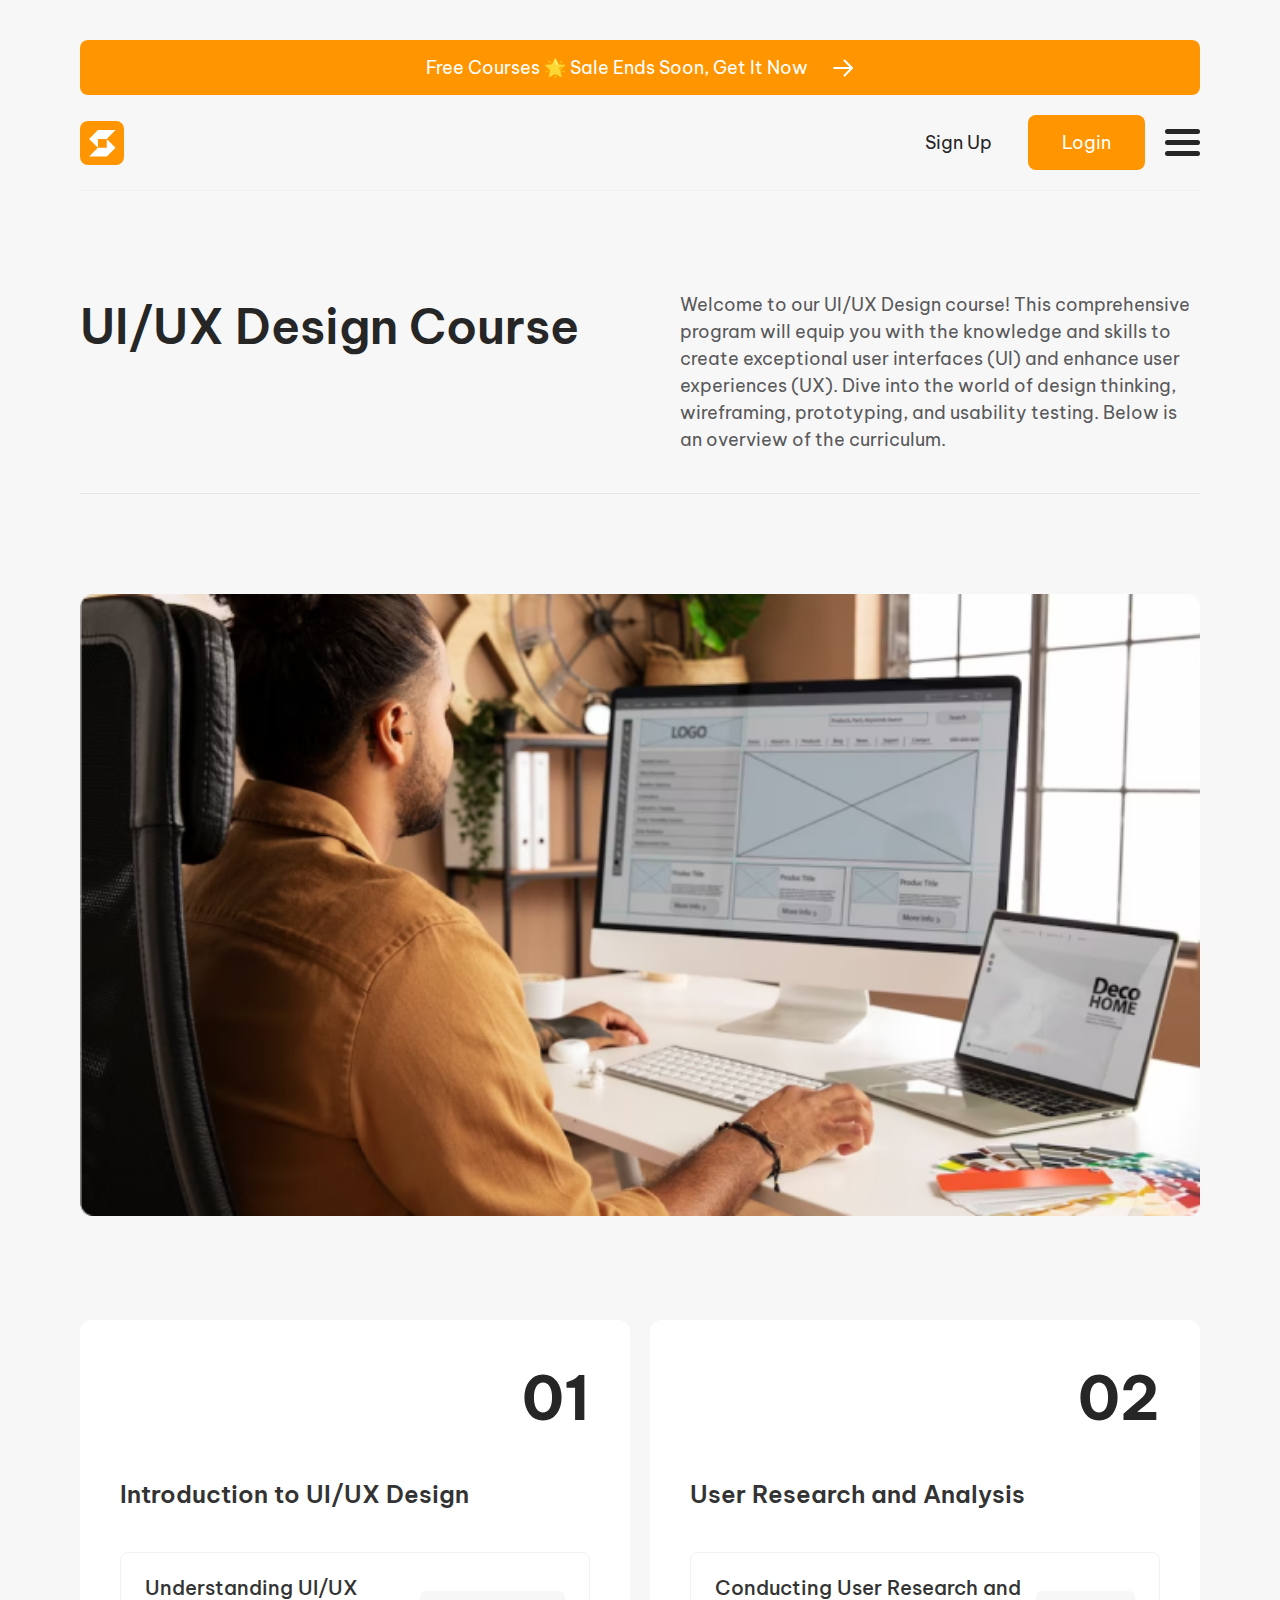
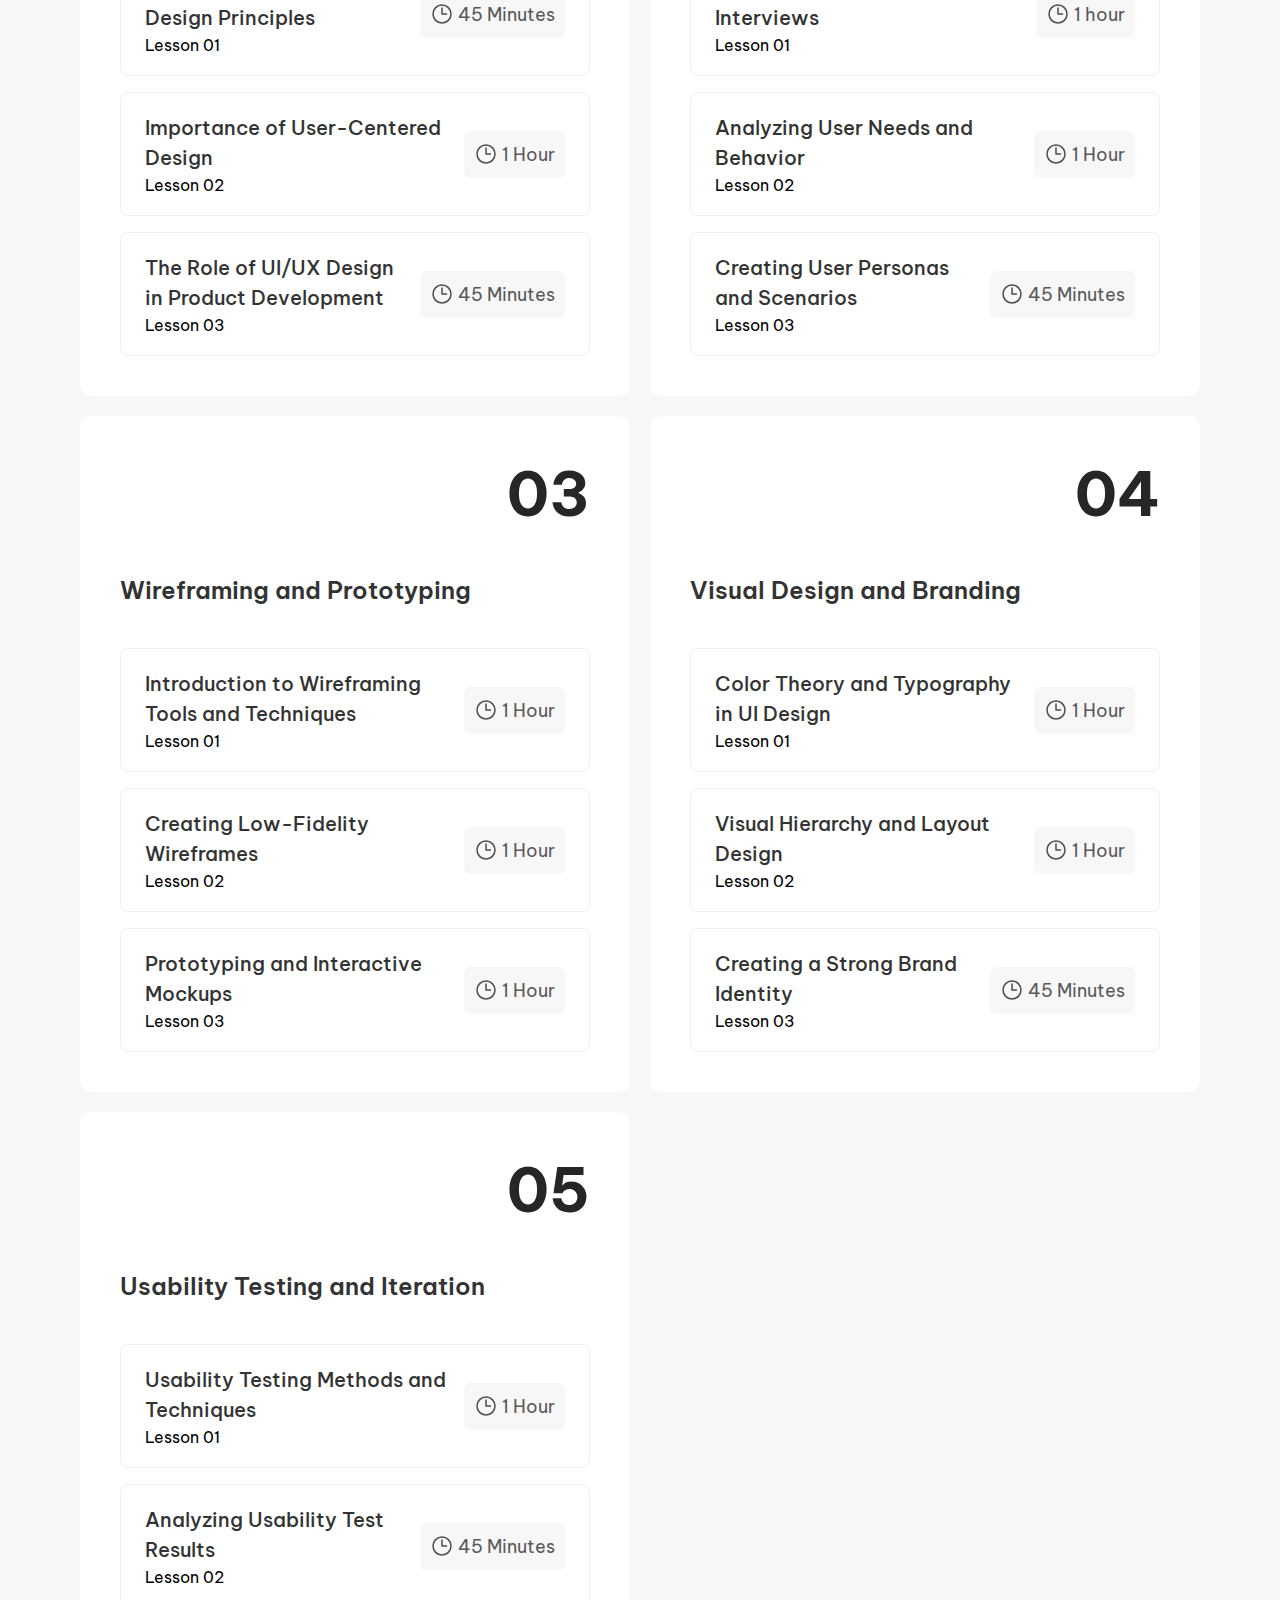
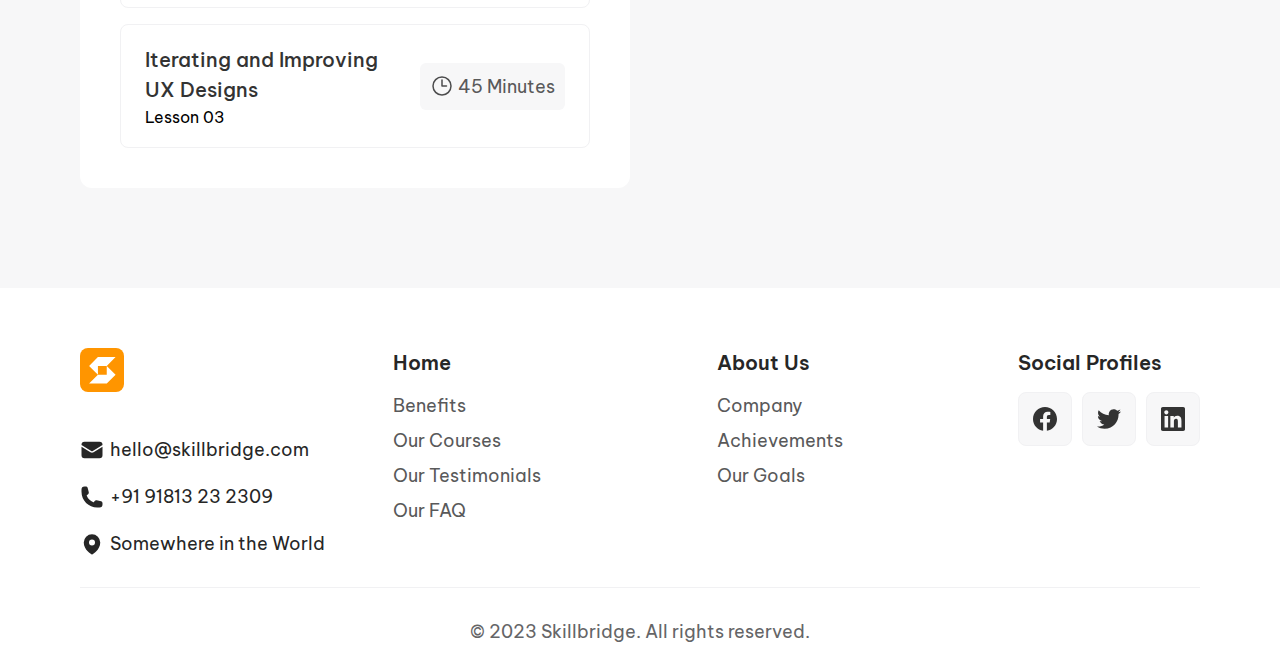
<file: ui-ux.html>
<!DOCTYPE html>
<html lang="en">
<head>
    <meta charset="UTF-8">
    <meta name="viewport" content="width=device-width, initial-scale=1.0">

    <!-- LINK FOR SPLIDE.JS -->
    <link rel="stylesheet" href="https://cdn.jsdelivr.net/npm/@splidejs/splide@4.1.4/dist/css/splide.min.css">

    <!-- LINK FOR FONT BE VIETNAM PRO -->
    <link rel="preconnect" href="https://fonts.googleapis.com">
    <link rel="preconnect" href="https://fonts.gstatic.com" crossorigin>
    <link href="https://fonts.googleapis.com/css2?family=Be+Vietnam+Pro:ital,wght@0,100;0,200;0,300;0,400;0,500;0,600;0,700;0,800;0,900;1,100;1,200;1,300;1,400;1,500;1,600;1,700;1,800;1,900&display=swap" rel="stylesheet">

    <link rel="shortcut icon" href="./img/icons/desktop-logo-skillbridge.svg">
    <link rel="stylesheet" href="style.css">
    <title>Skillbridge</title>
</head>
<body>
    <header>
        <div class="header-content">
            <!-- PROMO BAR -->
            <section class="announcement-bar" aria-label="Promotion">
                <a href="#" class="announcement-link">
                    <span class="promo-text">Free Courses &#127775 Sale Ends Soon, Get It Now</span>
                    <svg xmlns="http://www.w3.org/2000/svg" fill="none" viewBox="0 0 24 24" stroke-width="2" stroke="currentColor" class="announcement-icon">
                        <path stroke-linecap="round" stroke-linejoin="round" d="M13.5 4.5 21 12m0 0-7.5 7.5M21 12H3" />
                    </svg>
                </a>
            </section>

            <!-- NAV AND LOGO -->
            <div class="branding-nav">
                <div class="nav-actions">
                    <a href="index.html" class="nav-logo">
                        <!-- FOR DESKTOP -->
                        <img src="./img/icons/desktop-logo-skillbridge.svg" alt="Logo Skillbridge" class="desktop-logo">

                        <!-- FOR LAPTOP -->
                        <img src="./img/icons/laptop-logo-skillbridge.svg" alt="Logo Skillbridge" class="laptop-logo">

                        <!-- FOR MOBILE -->
                        <img src="./img/icons/mobile-logo-skillbridge.svg" alt="Logo Skillbridge" class="mobile-logo">
                    </a>

                    <nav class="main-nav">
                        <ul>
                            <li><a href="index.html">Home</a></li>
                            <li><a href="courses.html">Courses</a></li>
                            <li><a href="about.html">About us</a></li>
                            <li><a href="pricing.html">Pricing</a></li>
                            <li><a href="contact.html">Contact</a></li>
                        </ul>
                    </nav>
                </div>

                <div class="btns-container">
                    <div class="auth-buttons">
                        <a href="signup.html" class="auth-buttons__button auth-buttons__button--sign">Sign Up</a>
    
                        <a href="login.html" class="auth-buttons__button auth-buttons__button--login">Login</a>
                    </div>
    
                    <!--Hamburger button-->
                    <button class="hamburger">
                        <div class="bar"></div>
                    </button>
    
    
                    <!--Hamburger menu-->
                    <nav class="mobile-nav">
                        <ul>
                            <li><a href="index.html">Home</a></li>
                            <li><a href="courses.html">Courses</a></li>
                            <li><a href="about.html">About us</a></li>
                            <li><a href="pricing.html">Pricing</a></li>
                            <li><a href="contact.html">Contact</a></li>
                        </ul>
                    </nav>
                </div>
            </div>
        </div>
    </header>

    <!-- MAIN CONTENT -->
    <main>
        <div class="container">
            <!-- SUBPAGE INTRO SECTION -->
            <section>
                <div class="subpage-intro">
                    <h1>UI/UX Design Course</h1>
                    <p>Welcome to our UI/UX Design course! This comprehensive program will equip you with the knowledge and skills to create exceptional user interfaces (UI) and enhance user experiences (UX). Dive into the world of design thinking, wireframing, prototyping, and usability testing. Below is an overview of the curriculum.</p>
                </div>
            </section>

            <!-- UI/UX DESIGN SECTION - COURSES DETAIL -->
            <section>
                <div class="course-section">
                    <img src="./img/detail-courses-page/ui-ux.png" alt="image" class="course-intro-image">

                    <div class="course-content">
                        <div class="course-detail-card">
                            <p class="course-number">01</p>
    
                            <div class="course-detail-info">
                                <h2 class="course-title">Introduction to UI/UX Design</h2>

                                <div class="course-lesson">
                                    <div class="course-lesson-text">
                                        <p class="course-lesson-title">Understanding UI/UX Design Principles</p>
                                        <p class="course-lesson-number">Lesson 01</p>
                                    </div>
    
                                    <div class="course-detail-duration">
                                        <svg xmlns="http://www.w3.org/2000/svg" fill="none" viewBox="0 0 24 24" stroke-width="1.5" stroke="currentColor" class="course-detail-icon" aria-hidden="true">
                                            <path stroke-linecap="round" stroke-linejoin="round" d="M12 6v6h4.5m4.5 0a9 9 0 1 1-18 0 9 9 0 0 1 18 0Z" />
                                        </svg>
                                        
                                        <span class="course-duration-text">45 Minutes</span>
                                    </div>
                                </div>
    
                                <div class="course-lesson">
                                    <div class="course-lesson-text">
                                        <p class="course-lesson-title">Importance of User-Centered Design</p>
                                        <p class="course-lesson-number">Lesson 02</p>
                                    </div>
    
                                    <div class="course-detail-duration">
                                        <svg xmlns="http://www.w3.org/2000/svg" fill="none" viewBox="0 0 24 24" stroke-width="1.5" stroke="currentColor" class="course-detail-icon" aria-hidden="true">
                                            <path stroke-linecap="round" stroke-linejoin="round" d="M12 6v6h4.5m4.5 0a9 9 0 1 1-18 0 9 9 0 0 1 18 0Z" />
                                        </svg>
                                        
                                        <span class="course-duration-text">1 Hour</span>
                                    </div>
                                </div>

                                <div class="course-lesson">
                                    <div class="course-lesson-text">
                                        <p class="course-lesson-title">The Role of UI/UX Design in Product Development</p>
                                        <p class="course-lesson-number">Lesson 03</p>
                                    </div>
    
                                    <div class="course-detail-duration">
                                        <svg xmlns="http://www.w3.org/2000/svg" fill="none" viewBox="0 0 24 24" stroke-width="1.5" stroke="currentColor" class="course-detail-icon" aria-hidden="true">
                                            <path stroke-linecap="round" stroke-linejoin="round" d="M12 6v6h4.5m4.5 0a9 9 0 1 1-18 0 9 9 0 0 1 18 0Z" />
                                        </svg>
                                        
                                        <span class="course-duration-text">45 Minutes</span>
                                    </div>
                                </div>
                                
                            </div>
                        </div>

                        <div class="course-detail-card">
                            <p class="course-number">02</p>
    
                            <div class="course-detail-info">
                                <h2 class="course-title">User Research and Analysis</h2>

                                <div class="course-lesson">
                                    <div class="course-lesson-text">
                                        <p class="course-lesson-title">Conducting User Research and Interviews</p>
                                        <p class="course-lesson-number">Lesson 01</p>
                                    </div>
    
                                    <div class="course-detail-duration">
                                        <svg xmlns="http://www.w3.org/2000/svg" fill="none" viewBox="0 0 24 24" stroke-width="1.5" stroke="currentColor" class="course-detail-icon" aria-hidden="true">
                                            <path stroke-linecap="round" stroke-linejoin="round" d="M12 6v6h4.5m4.5 0a9 9 0 1 1-18 0 9 9 0 0 1 18 0Z" />
                                        </svg>
                                        
                                        <span class="course-duration-text">1 hour</span>
                                    </div>
                                </div>
    
                                <div class="course-lesson">
                                    <div class="course-lesson-text">
                                        <p class="course-lesson-title">Analyzing User Needs and Behavior</p>
                                        <p class="course-lesson-number">Lesson 02</p>
                                    </div>
    
                                    <div class="course-detail-duration">
                                        <svg xmlns="http://www.w3.org/2000/svg" fill="none" viewBox="0 0 24 24" stroke-width="1.5" stroke="currentColor" class="course-detail-icon" aria-hidden="true">
                                            <path stroke-linecap="round" stroke-linejoin="round" d="M12 6v6h4.5m4.5 0a9 9 0 1 1-18 0 9 9 0 0 1 18 0Z" />
                                        </svg>
                                        
                                        <span class="course-duration-text">1 Hour</span>
                                    </div>
                                </div>

                                <div class="course-lesson">
                                    <div class="course-lesson-text">
                                        <p class="course-lesson-title">Creating User Personas and Scenarios</p>
                                        <p class="course-lesson-number">Lesson 03</p>
                                    </div>
    
                                    <div class="course-detail-duration">
                                        <svg xmlns="http://www.w3.org/2000/svg" fill="none" viewBox="0 0 24 24" stroke-width="1.5" stroke="currentColor" class="course-detail-icon" aria-hidden="true">
                                            <path stroke-linecap="round" stroke-linejoin="round" d="M12 6v6h4.5m4.5 0a9 9 0 1 1-18 0 9 9 0 0 1 18 0Z" />
                                        </svg>
                                        
                                        <span class="course-duration-text">45 Minutes</span>
                                    </div>
                                </div>
                                
                            </div>
                        </div>

                        <div class="course-detail-card">
                            <p class="course-number">03</p>
    
                            <div class="course-detail-info">
                                <h2 class="course-title">Wireframing and Prototyping</h2>

                                <div class="course-lesson">
                                    <div class="course-lesson-text">
                                        <p class="course-lesson-title">Introduction to Wireframing Tools and Techniques</p>
                                        <p class="course-lesson-number">Lesson 01</p>
                                    </div>
    
                                    <div class="course-detail-duration">
                                        <svg xmlns="http://www.w3.org/2000/svg" fill="none" viewBox="0 0 24 24" stroke-width="1.5" stroke="currentColor" class="course-detail-icon" aria-hidden="true">
                                            <path stroke-linecap="round" stroke-linejoin="round" d="M12 6v6h4.5m4.5 0a9 9 0 1 1-18 0 9 9 0 0 1 18 0Z" />
                                        </svg>
                                        
                                        <span class="course-duration-text">1 Hour</span>
                                    </div>
                                </div>
    
                                <div class="course-lesson">
                                    <div class="course-lesson-text">
                                        <p class="course-lesson-title">Creating Low-Fidelity Wireframes</p>
                                        <p class="course-lesson-number">Lesson 02</p>
                                    </div>
    
                                    <div class="course-detail-duration">
                                        <svg xmlns="http://www.w3.org/2000/svg" fill="none" viewBox="0 0 24 24" stroke-width="1.5" stroke="currentColor" class="course-detail-icon" aria-hidden="true">
                                            <path stroke-linecap="round" stroke-linejoin="round" d="M12 6v6h4.5m4.5 0a9 9 0 1 1-18 0 9 9 0 0 1 18 0Z" />
                                        </svg>
                                        
                                        <span class="course-duration-text">1 Hour</span>
                                    </div>
                                </div>

                                <div class="course-lesson">
                                    <div class="course-lesson-text">
                                        <p class="course-lesson-title">Prototyping and Interactive Mockups</p>
                                        <p class="course-lesson-number">Lesson 03</p>
                                    </div>
    
                                    <div class="course-detail-duration">
                                        <svg xmlns="http://www.w3.org/2000/svg" fill="none" viewBox="0 0 24 24" stroke-width="1.5" stroke="currentColor" class="course-detail-icon" aria-hidden="true">
                                            <path stroke-linecap="round" stroke-linejoin="round" d="M12 6v6h4.5m4.5 0a9 9 0 1 1-18 0 9 9 0 0 1 18 0Z" />
                                        </svg>
                                        
                                        <span class="course-duration-text">1 Hour</span>
                                    </div>
                                </div>
                                
                            </div>
                        </div>

                        <div class="course-detail-card">
                            <p class="course-number">04</p>
    
                            <div class="course-detail-info">
                                <h2 class="course-title">Visual Design and Branding</h2>

                                <div class="course-lesson">
                                    <div class="course-lesson-text">
                                        <p class="course-lesson-title">Color Theory and Typography in UI Design</p>
                                        <p class="course-lesson-number">Lesson 01</p>
                                    </div>
    
                                    <div class="course-detail-duration">
                                        <svg xmlns="http://www.w3.org/2000/svg" fill="none" viewBox="0 0 24 24" stroke-width="1.5" stroke="currentColor" class="course-detail-icon" aria-hidden="true">
                                            <path stroke-linecap="round" stroke-linejoin="round" d="M12 6v6h4.5m4.5 0a9 9 0 1 1-18 0 9 9 0 0 1 18 0Z" />
                                        </svg>
                                        
                                        <span class="course-duration-text">1 Hour</span>
                                    </div>
                                </div>
    
                                <div class="course-lesson">
                                    <div class="course-lesson-text">
                                        <p class="course-lesson-title">Visual Hierarchy and Layout Design</p>
                                        <p class="course-lesson-number">Lesson 02</p>
                                    </div>
    
                                    <div class="course-detail-duration">
                                        <svg xmlns="http://www.w3.org/2000/svg" fill="none" viewBox="0 0 24 24" stroke-width="1.5" stroke="currentColor" class="course-detail-icon" aria-hidden="true">
                                            <path stroke-linecap="round" stroke-linejoin="round" d="M12 6v6h4.5m4.5 0a9 9 0 1 1-18 0 9 9 0 0 1 18 0Z" />
                                        </svg>
                                        
                                        <span class="course-duration-text">1 Hour</span>
                                    </div>
                                </div>

                                <div class="course-lesson">
                                    <div class="course-lesson-text">
                                        <p class="course-lesson-title">Creating a Strong Brand Identity</p>
                                        <p class="course-lesson-number">Lesson 03</p>
                                    </div>
    
                                    <div class="course-detail-duration">
                                        <svg xmlns="http://www.w3.org/2000/svg" fill="none" viewBox="0 0 24 24" stroke-width="1.5" stroke="currentColor" class="course-detail-icon" aria-hidden="true">
                                            <path stroke-linecap="round" stroke-linejoin="round" d="M12 6v6h4.5m4.5 0a9 9 0 1 1-18 0 9 9 0 0 1 18 0Z" />
                                        </svg>
                                        
                                        <span class="course-duration-text">45 Minutes</span>
                                    </div>
                                </div>
                                
                            </div>
                        </div>

                        <div class="course-detail-card">
                            <p class="course-number">05</p>
    
                            <div class="course-detail-info">
                                <h2 class="course-title">Usability Testing and Iteration</h2>

                                <div class="course-lesson">
                                    <div class="course-lesson-text">
                                        <p class="course-lesson-title">Usability Testing Methods and Techniques</p>
                                        <p class="course-lesson-number">Lesson 01</p>
                                    </div>
    
                                    <div class="course-detail-duration">
                                        <svg xmlns="http://www.w3.org/2000/svg" fill="none" viewBox="0 0 24 24" stroke-width="1.5" stroke="currentColor" class="course-detail-icon" aria-hidden="true">
                                            <path stroke-linecap="round" stroke-linejoin="round" d="M12 6v6h4.5m4.5 0a9 9 0 1 1-18 0 9 9 0 0 1 18 0Z" />
                                        </svg>
                                        
                                        <span class="course-duration-text">1 Hour</span>
                                    </div>
                                </div>
    
                                <div class="course-lesson">
                                    <div class="course-lesson-text">
                                        <p class="course-lesson-title">Analyzing Usability Test Results</p>
                                        <p class="course-lesson-number">Lesson 02</p>
                                    </div>
    
                                    <div class="course-detail-duration">
                                        <svg xmlns="http://www.w3.org/2000/svg" fill="none" viewBox="0 0 24 24" stroke-width="1.5" stroke="currentColor" class="course-detail-icon" aria-hidden="true">
                                            <path stroke-linecap="round" stroke-linejoin="round" d="M12 6v6h4.5m4.5 0a9 9 0 1 1-18 0 9 9 0 0 1 18 0Z" />
                                        </svg>
                                        
                                        <span class="course-duration-text">45 Minutes</span>
                                    </div>
                                </div>

                                <div class="course-lesson">
                                    <div class="course-lesson-text">
                                        <p class="course-lesson-title">Iterating and Improving UX Designs</p>
                                        <p class="course-lesson-number">Lesson 03</p>
                                    </div>
    
                                    <div class="course-detail-duration">
                                        <svg xmlns="http://www.w3.org/2000/svg" fill="none" viewBox="0 0 24 24" stroke-width="1.5" stroke="currentColor" class="course-detail-icon" aria-hidden="true">
                                            <path stroke-linecap="round" stroke-linejoin="round" d="M12 6v6h4.5m4.5 0a9 9 0 1 1-18 0 9 9 0 0 1 18 0Z" />
                                        </svg>
                                        
                                        <span class="course-duration-text">45 Minutes</span>
                                    </div>
                                </div>
                            </div>
                        </div>
                    </div>
                </div>
            </section>
        </div>
    </main>

    <!-- FOOTER -->
    <footer role="contentinfo">
        <div class="footer">
            <div class="footer-wrapper">
                <div class="footer-content">
                    <div class="footer-contact-container">
                        <a href="index.html" class="footer-logo">
                            <!-- FOR DESKTOP -->
                            <img src="./img/icons/desktop-logo-skillbridge.svg" alt="Logo Skillbridge" class="footer-desktop-logo">

                            <!-- FOR LAPTOP -->
                            <img src="./img/icons/laptop-logo-skillbridge.svg" alt="Logo Skillbridge" class="footer-laptop-logo">

                            <!-- FOR MOBILE -->
                            <img src="./img/icons/mobile-logo-skillbridge.svg" alt="Logo Skillbridge" class="footer-mobile-logo">
                        </a>
    
                        <address class="footer-contact">
                            <a href="mailto:hello@skillbridge.com" class="footer-contact-item">
                                <svg xmlns="http://www.w3.org/2000/svg" viewBox="0 0 24 24" fill="currentColor" aria-hidden="true" class="footer-icon">
                                    <path d="M1.5 8.67v8.58a3 3 0 0 0 3 3h15a3 3 0 0 0 3-3V8.67l-8.928 5.493a3 3 0 0 1-3.144 0L1.5 8.67Z" />
                                    <path d="M22.5 6.908V6.75a3 3 0 0 0-3-3h-15a3 3 0 0 0-3 3v.158l9.714 5.978a1.5 1.5 0 0 0 1.572 0L22.5 6.908Z" />
                                </svg>
            
                                <span class="contact-item">hello@skillbridge.com</span>
                            </a>
                        
                            <a href="tel:+9191813232309" class="footer-contact-item">
                                <svg xmlns="http://www.w3.org/2000/svg" viewBox="0 0 24 24" fill="currentColor" aria-hidden="true" class="footer-icon">
                                    <path fill-rule="evenodd" d="M1.5 4.5a3 3 0 0 1 3-3h1.372c.86 0 1.61.586 1.819 1.42l1.105 4.423a1.875 1.875 0 0 1-.694 1.955l-1.293.97c-.135.101-.164.249-.126.352a11.285 11.285 0 0 0 6.697 6.697c.103.038.25.009.352-.126l.97-1.293a1.875 1.875 0 0 1 1.955-.694l4.423 1.105c.834.209 1.42.959 1.42 1.82V19.5a3 3 0 0 1-3 3h-2.25C8.552 22.5 1.5 15.448 1.5 6.75V4.5Z" clip-rule="evenodd" />
                                </svg>
            
                                <span class="contact-item">+91 91813 23 2309</span>
                            </a>
                        
                            <a href="https://www.google.com/maps?q=Somewhere+in+the+World" target="_blank" class="footer-contact-item">
                                <svg xmlns="http://www.w3.org/2000/svg" viewBox="0 0 24 24" fill="currentColor" aria-hidden="true" class="footer-icon">
                                    <path fill-rule="evenodd" d="m11.54 22.351.07.04.028.016a.76.76 0 0 0 .723 0l.028-.015.071-.041a16.975 16.975 0 0 0 1.144-.742 19.58 19.58 0 0 0 2.683-2.282c1.944-1.99 3.963-4.98 3.963-8.827a8.25 8.25 0 0 0-16.5 0c0 3.846 2.02 6.837 3.963 8.827a19.58 19.58 0 0 0 2.682 2.282 16.975 16.975 0 0 0 1.145.742ZM12 13.5a3 3 0 1 0 0-6 3 3 0 0 0 0 6Z" clip-rule="evenodd" />
                                </svg>
            
                                <span class="contact-item">Somewhere in the World</span>
                            </a>
                        </address>
                    </div>
    
                    <div class="footer-nav">
                        <div class="footer-nav-column">
                            <p class="footer-nav-title">Home</p>
                            <ul>
                                <li><a href="#">Benefits</a></li>
                                <li><a href="#">Our Courses</a></li>
                                <li><a href="#">Our Testimonials</a></li>
                                <li><a href="#">Our FAQ</a></li>
                            </ul>
                        </div>
    
                        <div class="footer-nav-column">
                            <p class="footer-nav-title">About Us</p>
                            <ul>
                                <li><a href="#">Company</a></li>
                                <li><a href="#">Achievements</a></li>
                                <li><a href="#">Our Goals</a></li>
                            </ul>
                        </div>
    
                        <div class="footer-nav-column">
                            <p class="footer-nav-title">Social Profiles</p>
    
                            <div class="footer-socials">
                                <a href="https://www.facebook.com/" target="_blank" class="footer-social-link">
                                    <img src="./img/icons/fb-icon.svg" alt="Facebook Logo">
                                </a>
    
                                <a href="https://x.com/?lang=cs" target="_blank" class="footer-social-link">
                                    <img src="./img/icons/twitter-icon.svg" alt="Twitter Logo">
                                </a>
    
                                <a href="https://www.linkedin.com/feed/" target="_blank" class="footer-social-link">
                                    <img src="./img/icons/linkedin-icon.svg" alt="LinkedIn Logo">
                                </a>
                            </div>
                        </div>
                    </div>
                </div>
    
                <p class="footer-copyright">© 2023 Skillbridge. All rights reserved.</p>
            </div>
        </div>

    </footer>

    <script src="https://cdn.jsdelivr.net/npm/@splidejs/splide@4.1.4/dist/js/splide.min.js"></script>
    <script src="script.js"></script>
</body>
</html>
</file>
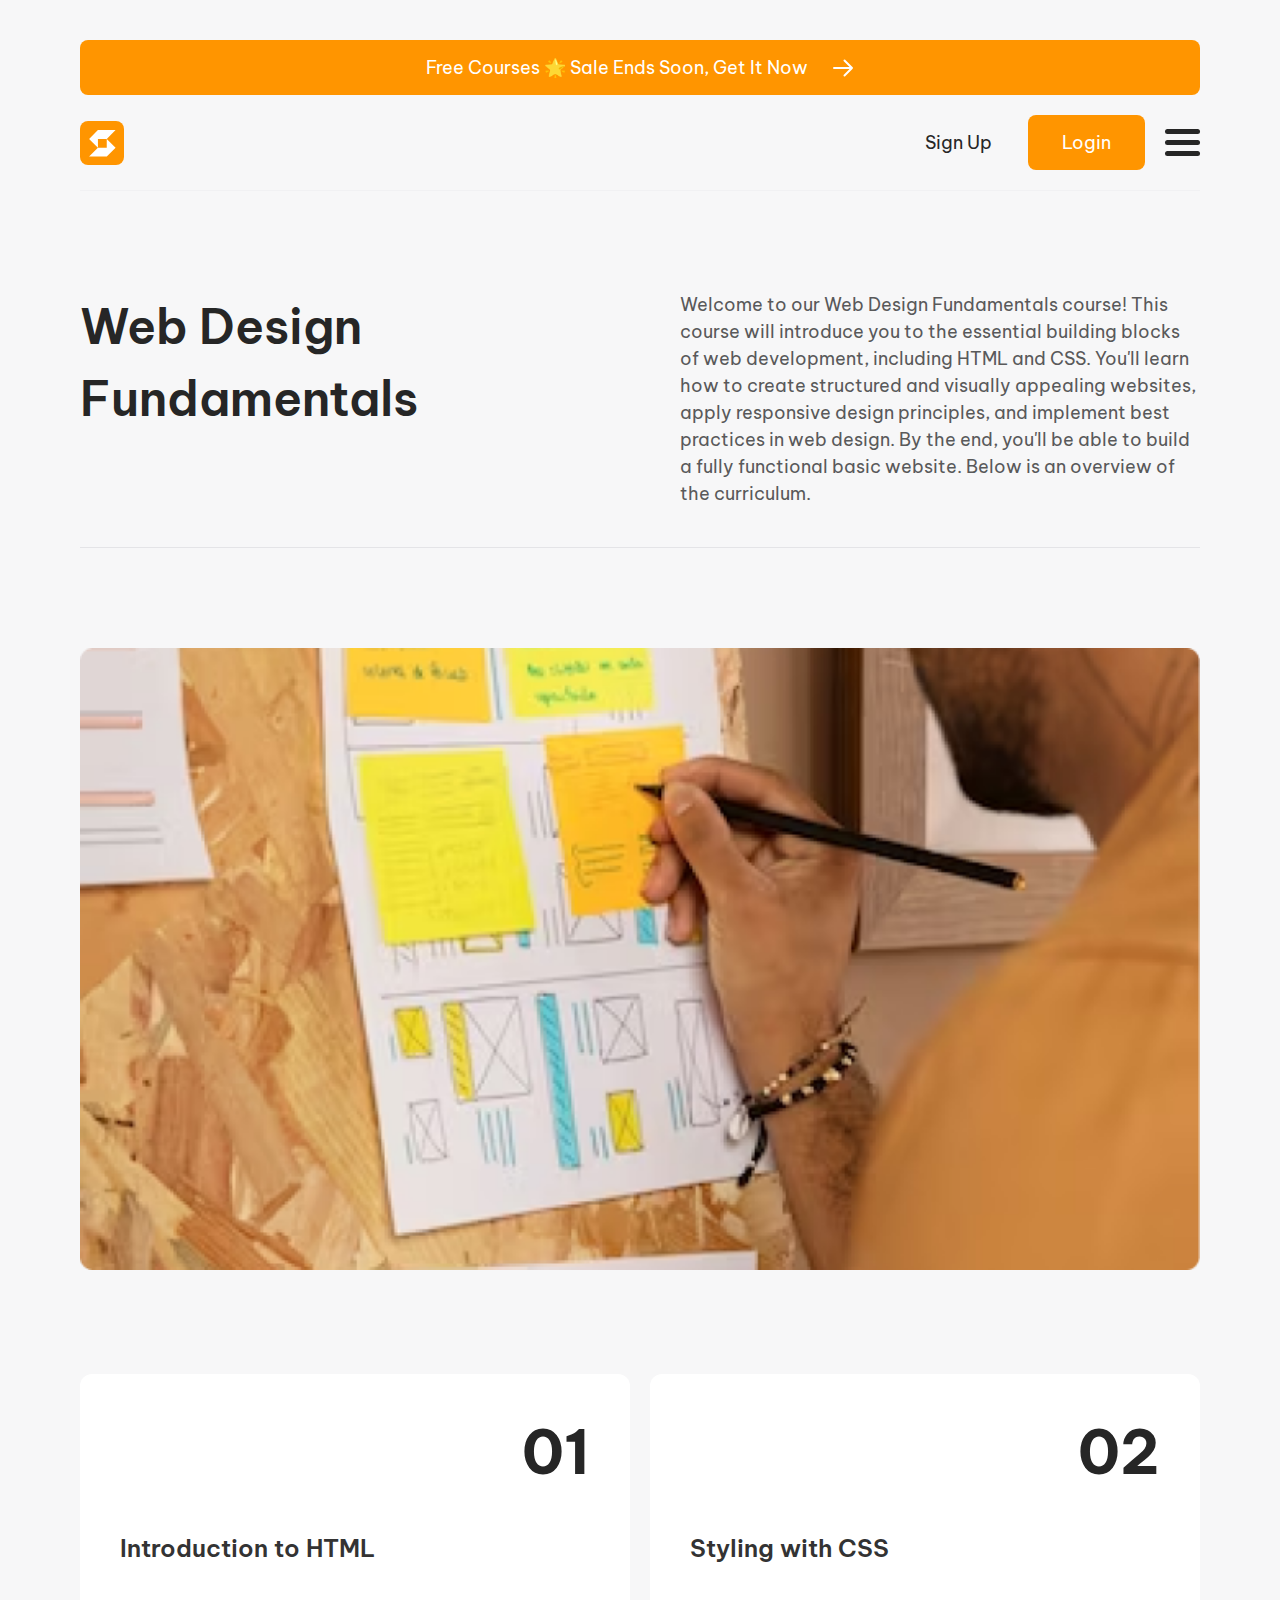
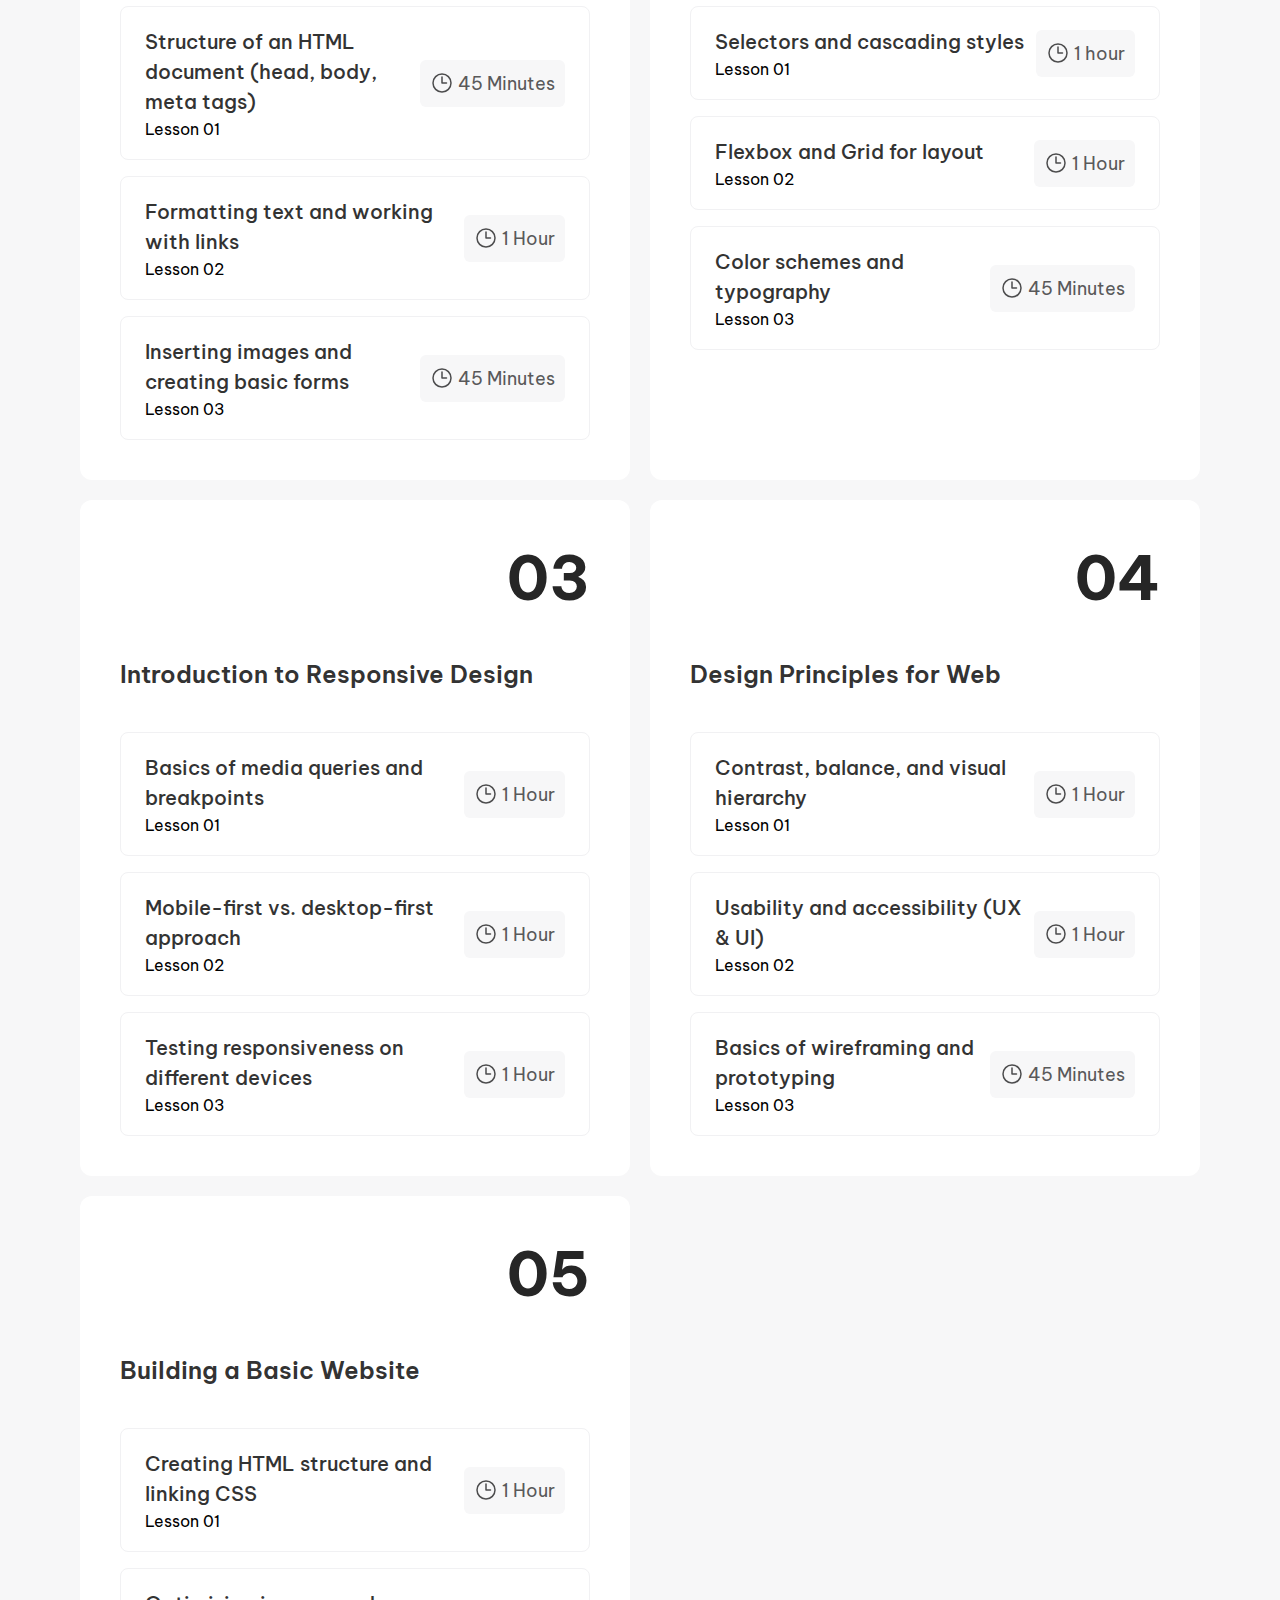
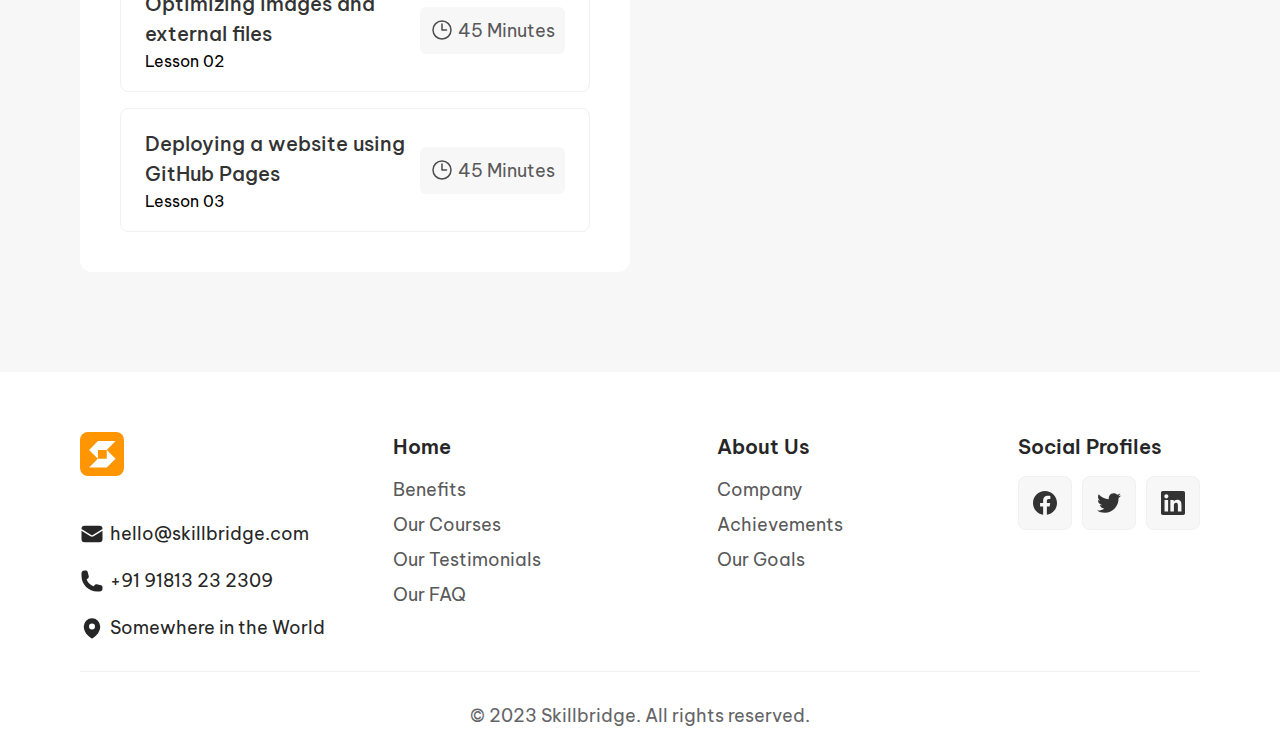
<file: web-design.html>
<!DOCTYPE html>
<html lang="en">
<head>
    <meta charset="UTF-8">
    <meta name="viewport" content="width=device-width, initial-scale=1.0">

    <!-- LINK FOR SPLIDE.JS -->
    <link rel="stylesheet" href="https://cdn.jsdelivr.net/npm/@splidejs/splide@4.1.4/dist/css/splide.min.css">

    <!-- LINK FOR FONT BE VIETNAM PRO -->
    <link rel="preconnect" href="https://fonts.googleapis.com">
    <link rel="preconnect" href="https://fonts.gstatic.com" crossorigin>
    <link href="https://fonts.googleapis.com/css2?family=Be+Vietnam+Pro:ital,wght@0,100;0,200;0,300;0,400;0,500;0,600;0,700;0,800;0,900;1,100;1,200;1,300;1,400;1,500;1,600;1,700;1,800;1,900&display=swap" rel="stylesheet">

    <link rel="shortcut icon" href="./img/icons/desktop-logo-skillbridge.svg">
    <link rel="stylesheet" href="style.css">
    <title>Skillbridge</title>
</head>
<body>
    <header>
        <div class="header-content">
            <!-- PROMO BAR -->
            <section class="announcement-bar" aria-label="Promotion">
                <a href="#" class="announcement-link">
                    <span class="promo-text">Free Courses &#127775 Sale Ends Soon, Get It Now</span>
                    <svg xmlns="http://www.w3.org/2000/svg" fill="none" viewBox="0 0 24 24" stroke-width="2" stroke="currentColor" class="announcement-icon">
                        <path stroke-linecap="round" stroke-linejoin="round" d="M13.5 4.5 21 12m0 0-7.5 7.5M21 12H3" />
                    </svg>
                </a>
            </section>

            <!-- NAV AND LOGO -->
            <div class="branding-nav">
                <div class="nav-actions">
                    <a href="index.html" class="nav-logo">
                        <!-- FOR DESKTOP -->
                        <img src="./img/icons/desktop-logo-skillbridge.svg" alt="Logo Skillbridge" class="desktop-logo">

                        <!-- FOR LAPTOP -->
                        <img src="./img/icons/laptop-logo-skillbridge.svg" alt="Logo Skillbridge" class="laptop-logo">

                        <!-- FOR MOBILE -->
                        <img src="./img/icons/mobile-logo-skillbridge.svg" alt="Logo Skillbridge" class="mobile-logo">
                    </a>

                    <nav class="main-nav">
                        <ul>
                            <li><a href="index.html">Home</a></li>
                            <li><a href="courses.html">Courses</a></li>
                            <li><a href="about.html">About us</a></li>
                            <li><a href="pricing.html">Pricing</a></li>
                            <li><a href="contact.html">Contact</a></li>
                        </ul>
                    </nav>
                </div>

                <div class="btns-container">
                    <div class="auth-buttons">
                        <a href="signup.html" class="auth-buttons__button auth-buttons__button--sign">Sign Up</a>
    
                        <a href="login.html" class="auth-buttons__button auth-buttons__button--login">Login</a>
                    </div>
    
                    <!--Hamburger button-->
                    <button class="hamburger">
                        <div class="bar"></div>
                    </button>
    
    
                    <!--Hamburger menu-->
                    <nav class="mobile-nav">
                        <ul>
                            <li><a href="index.html">Home</a></li>
                            <li><a href="courses.html">Courses</a></li>
                            <li><a href="about.html">About us</a></li>
                            <li><a href="pricing.html">Pricing</a></li>
                            <li><a href="contact.html">Contact</a></li>
                        </ul>
                    </nav>
                </div>
            </div>
        </div>
    </header>

    <!-- MAIN CONTENT -->
    <main>
        <div class="container">
            <!-- SUBPAGE INTRO SECTION -->
            <section>
                <div class="subpage-intro">
                    <h1>Web Design Fundamentals</h1>
                    <p>Welcome to our Web Design Fundamentals course! This course will introduce you to the essential building blocks of web development, including HTML and CSS. You'll learn how to create structured and visually appealing websites, apply responsive design principles, and implement best practices in web design. By the end, you'll be able to build a fully functional basic website. Below is an overview of the curriculum.</p>
                </div>
            </section>

            <!-- WEB DESIGN FUNDAMENTALS SECTION - COURSES DETAIL -->
            <section>
                <div class="course-section">
                    <img src="./img/detail-courses-page/web-design.png" alt="image" class="course-intro-image">

                    <div class="course-content">
                        <div class="course-detail-card">
                            <p class="course-number">01</p>
    
                            <div class="course-detail-info">
                                <h2 class="course-title">Introduction to HTML</h2>

                                <div class="course-lesson">
                                    <div class="course-lesson-text">
                                        <p class="course-lesson-title">Structure of an HTML document (head, body, meta tags)</p>
                                        <p class="course-lesson-number">Lesson 01</p>
                                    </div>
    
                                    <div class="course-detail-duration">
                                        <svg xmlns="http://www.w3.org/2000/svg" fill="none" viewBox="0 0 24 24" stroke-width="1.5" stroke="currentColor" class="course-detail-icon" aria-hidden="true">
                                            <path stroke-linecap="round" stroke-linejoin="round" d="M12 6v6h4.5m4.5 0a9 9 0 1 1-18 0 9 9 0 0 1 18 0Z" />
                                        </svg>
                                        
                                        <span class="course-duration-text">45 Minutes</span>
                                    </div>
                                </div>
    
                                <div class="course-lesson">
                                    <div class="course-lesson-text">
                                        <p class="course-lesson-title">Formatting text and working with links</p>
                                        <p class="course-lesson-number">Lesson 02</p>
                                    </div>
    
                                    <div class="course-detail-duration">
                                        <svg xmlns="http://www.w3.org/2000/svg" fill="none" viewBox="0 0 24 24" stroke-width="1.5" stroke="currentColor" class="course-detail-icon" aria-hidden="true">
                                            <path stroke-linecap="round" stroke-linejoin="round" d="M12 6v6h4.5m4.5 0a9 9 0 1 1-18 0 9 9 0 0 1 18 0Z" />
                                        </svg>
                                        
                                        <span class="course-duration-text">1 Hour</span>
                                    </div>
                                </div>

                                <div class="course-lesson">
                                    <div class="course-lesson-text">
                                        <p class="course-lesson-title">Inserting images and creating basic forms</p>
                                        <p class="course-lesson-number">Lesson 03</p>
                                    </div>
    
                                    <div class="course-detail-duration">
                                        <svg xmlns="http://www.w3.org/2000/svg" fill="none" viewBox="0 0 24 24" stroke-width="1.5" stroke="currentColor" class="course-detail-icon" aria-hidden="true">
                                            <path stroke-linecap="round" stroke-linejoin="round" d="M12 6v6h4.5m4.5 0a9 9 0 1 1-18 0 9 9 0 0 1 18 0Z" />
                                        </svg>
                                        
                                        <span class="course-duration-text">45 Minutes</span>
                                    </div>
                                </div>
                                
                            </div>
                        </div>

                        <div class="course-detail-card">
                            <p class="course-number">02</p>
    
                            <div class="course-detail-info">
                                <h2 class="course-title">Styling with CSS</h2>

                                <div class="course-lesson">
                                    <div class="course-lesson-text">
                                        <p class="course-lesson-title">Selectors and cascading styles</p>
                                        <p class="course-lesson-number">Lesson 01</p>
                                    </div>
    
                                    <div class="course-detail-duration">
                                        <svg xmlns="http://www.w3.org/2000/svg" fill="none" viewBox="0 0 24 24" stroke-width="1.5" stroke="currentColor" class="course-detail-icon" aria-hidden="true">
                                            <path stroke-linecap="round" stroke-linejoin="round" d="M12 6v6h4.5m4.5 0a9 9 0 1 1-18 0 9 9 0 0 1 18 0Z" />
                                        </svg>
                                        
                                        <span class="course-duration-text">1 hour</span>
                                    </div>
                                </div>
    
                                <div class="course-lesson">
                                    <div class="course-lesson-text">
                                        <p class="course-lesson-title">Flexbox and Grid for layout</p>
                                        <p class="course-lesson-number">Lesson 02</p>
                                    </div>
    
                                    <div class="course-detail-duration">
                                        <svg xmlns="http://www.w3.org/2000/svg" fill="none" viewBox="0 0 24 24" stroke-width="1.5" stroke="currentColor" class="course-detail-icon" aria-hidden="true">
                                            <path stroke-linecap="round" stroke-linejoin="round" d="M12 6v6h4.5m4.5 0a9 9 0 1 1-18 0 9 9 0 0 1 18 0Z" />
                                        </svg>
                                        
                                        <span class="course-duration-text">1 Hour</span>
                                    </div>
                                </div>

                                <div class="course-lesson">
                                    <div class="course-lesson-text">
                                        <p class="course-lesson-title">Color schemes and typography</p>
                                        <p class="course-lesson-number">Lesson 03</p>
                                    </div>
    
                                    <div class="course-detail-duration">
                                        <svg xmlns="http://www.w3.org/2000/svg" fill="none" viewBox="0 0 24 24" stroke-width="1.5" stroke="currentColor" class="course-detail-icon" aria-hidden="true">
                                            <path stroke-linecap="round" stroke-linejoin="round" d="M12 6v6h4.5m4.5 0a9 9 0 1 1-18 0 9 9 0 0 1 18 0Z" />
                                        </svg>
                                        
                                        <span class="course-duration-text">45 Minutes</span>
                                    </div>
                                </div>
                                
                            </div>
                        </div>

                        <div class="course-detail-card">
                            <p class="course-number">03</p>
    
                            <div class="course-detail-info">
                                <h2 class="course-title">Introduction to Responsive Design</h2>

                                <div class="course-lesson">
                                    <div class="course-lesson-text">
                                        <p class="course-lesson-title">Basics of media queries and breakpoints</p>
                                        <p class="course-lesson-number">Lesson 01</p>
                                    </div>
    
                                    <div class="course-detail-duration">
                                        <svg xmlns="http://www.w3.org/2000/svg" fill="none" viewBox="0 0 24 24" stroke-width="1.5" stroke="currentColor" class="course-detail-icon" aria-hidden="true">
                                            <path stroke-linecap="round" stroke-linejoin="round" d="M12 6v6h4.5m4.5 0a9 9 0 1 1-18 0 9 9 0 0 1 18 0Z" />
                                        </svg>
                                        
                                        <span class="course-duration-text">1 Hour</span>
                                    </div>
                                </div>
    
                                <div class="course-lesson">
                                    <div class="course-lesson-text">
                                        <p class="course-lesson-title">Mobile-first vs. desktop-first approach</p>
                                        <p class="course-lesson-number">Lesson 02</p>
                                    </div>
    
                                    <div class="course-detail-duration">
                                        <svg xmlns="http://www.w3.org/2000/svg" fill="none" viewBox="0 0 24 24" stroke-width="1.5" stroke="currentColor" class="course-detail-icon" aria-hidden="true">
                                            <path stroke-linecap="round" stroke-linejoin="round" d="M12 6v6h4.5m4.5 0a9 9 0 1 1-18 0 9 9 0 0 1 18 0Z" />
                                        </svg>
                                        
                                        <span class="course-duration-text">1 Hour</span>
                                    </div>
                                </div>

                                <div class="course-lesson">
                                    <div class="course-lesson-text">
                                        <p class="course-lesson-title">Testing responsiveness on different devices</p>
                                        <p class="course-lesson-number">Lesson 03</p>
                                    </div>
    
                                    <div class="course-detail-duration">
                                        <svg xmlns="http://www.w3.org/2000/svg" fill="none" viewBox="0 0 24 24" stroke-width="1.5" stroke="currentColor" class="course-detail-icon" aria-hidden="true">
                                            <path stroke-linecap="round" stroke-linejoin="round" d="M12 6v6h4.5m4.5 0a9 9 0 1 1-18 0 9 9 0 0 1 18 0Z" />
                                        </svg>
                                        
                                        <span class="course-duration-text">1 Hour</span>
                                    </div>
                                </div>
                                
                            </div>
                        </div>

                        <div class="course-detail-card">
                            <p class="course-number">04</p>
    
                            <div class="course-detail-info">
                                <h2 class="course-title">Design Principles for Web</h2>

                                <div class="course-lesson">
                                    <div class="course-lesson-text">
                                        <p class="course-lesson-title">Contrast, balance, and visual hierarchy</p>
                                        <p class="course-lesson-number">Lesson 01</p>
                                    </div>
    
                                    <div class="course-detail-duration">
                                        <svg xmlns="http://www.w3.org/2000/svg" fill="none" viewBox="0 0 24 24" stroke-width="1.5" stroke="currentColor" class="course-detail-icon" aria-hidden="true">
                                            <path stroke-linecap="round" stroke-linejoin="round" d="M12 6v6h4.5m4.5 0a9 9 0 1 1-18 0 9 9 0 0 1 18 0Z" />
                                        </svg>
                                        
                                        <span class="course-duration-text">1 Hour</span>
                                    </div>
                                </div>
    
                                <div class="course-lesson">
                                    <div class="course-lesson-text">
                                        <p class="course-lesson-title">Usability and accessibility (UX & UI)</p>
                                        <p class="course-lesson-number">Lesson 02</p>
                                    </div>
    
                                    <div class="course-detail-duration">
                                        <svg xmlns="http://www.w3.org/2000/svg" fill="none" viewBox="0 0 24 24" stroke-width="1.5" stroke="currentColor" class="course-detail-icon" aria-hidden="true">
                                            <path stroke-linecap="round" stroke-linejoin="round" d="M12 6v6h4.5m4.5 0a9 9 0 1 1-18 0 9 9 0 0 1 18 0Z" />
                                        </svg>
                                        
                                        <span class="course-duration-text">1 Hour</span>
                                    </div>
                                </div>

                                <div class="course-lesson">
                                    <div class="course-lesson-text">
                                        <p class="course-lesson-title">Basics of wireframing and prototyping</p>
                                        <p class="course-lesson-number">Lesson 03</p>
                                    </div>
    
                                    <div class="course-detail-duration">
                                        <svg xmlns="http://www.w3.org/2000/svg" fill="none" viewBox="0 0 24 24" stroke-width="1.5" stroke="currentColor" class="course-detail-icon" aria-hidden="true">
                                            <path stroke-linecap="round" stroke-linejoin="round" d="M12 6v6h4.5m4.5 0a9 9 0 1 1-18 0 9 9 0 0 1 18 0Z" />
                                        </svg>
                                        
                                        <span class="course-duration-text">45 Minutes</span>
                                    </div>
                                </div>
                                
                            </div>
                        </div>

                        <div class="course-detail-card">
                            <p class="course-number">05</p>
    
                            <div class="course-detail-info">
                                <h2 class="course-title">Building a Basic Website</h2>

                                <div class="course-lesson">
                                    <div class="course-lesson-text">
                                        <p class="course-lesson-title">Creating HTML structure and linking CSS</p>
                                        <p class="course-lesson-number">Lesson 01</p>
                                    </div>
    
                                    <div class="course-detail-duration">
                                        <svg xmlns="http://www.w3.org/2000/svg" fill="none" viewBox="0 0 24 24" stroke-width="1.5" stroke="currentColor" class="course-detail-icon" aria-hidden="true">
                                            <path stroke-linecap="round" stroke-linejoin="round" d="M12 6v6h4.5m4.5 0a9 9 0 1 1-18 0 9 9 0 0 1 18 0Z" />
                                        </svg>
                                        
                                        <span class="course-duration-text">1 Hour</span>
                                    </div>
                                </div>
    
                                <div class="course-lesson">
                                    <div class="course-lesson-text">
                                        <p class="course-lesson-title">Optimizing images and external files</p>
                                        <p class="course-lesson-number">Lesson 02</p>
                                    </div>
    
                                    <div class="course-detail-duration">
                                        <svg xmlns="http://www.w3.org/2000/svg" fill="none" viewBox="0 0 24 24" stroke-width="1.5" stroke="currentColor" class="course-detail-icon" aria-hidden="true">
                                            <path stroke-linecap="round" stroke-linejoin="round" d="M12 6v6h4.5m4.5 0a9 9 0 1 1-18 0 9 9 0 0 1 18 0Z" />
                                        </svg>
                                        
                                        <span class="course-duration-text">45 Minutes</span>
                                    </div>
                                </div>

                                <div class="course-lesson">
                                    <div class="course-lesson-text">
                                        <p class="course-lesson-title">Deploying a website using GitHub Pages</p>
                                        <p class="course-lesson-number">Lesson 03</p>
                                    </div>
    
                                    <div class="course-detail-duration">
                                        <svg xmlns="http://www.w3.org/2000/svg" fill="none" viewBox="0 0 24 24" stroke-width="1.5" stroke="currentColor" class="course-detail-icon" aria-hidden="true">
                                            <path stroke-linecap="round" stroke-linejoin="round" d="M12 6v6h4.5m4.5 0a9 9 0 1 1-18 0 9 9 0 0 1 18 0Z" />
                                        </svg>
                                        
                                        <span class="course-duration-text">45 Minutes</span>
                                    </div>
                                </div>
                            </div>
                        </div>
                    </div>
                </div>
            </section>
        </div>
    </main>

    <!-- FOOTER -->
    <footer role="contentinfo">
        <div class="footer">
            <div class="footer-wrapper">
                <div class="footer-content">
                    <div class="footer-contact-container">
                        <a href="index.html" class="footer-logo">
                            <!-- FOR DESKTOP -->
                            <img src="./img/icons/desktop-logo-skillbridge.svg" alt="Logo Skillbridge" class="footer-desktop-logo">

                            <!-- FOR LAPTOP -->
                            <img src="./img/icons/laptop-logo-skillbridge.svg" alt="Logo Skillbridge" class="footer-laptop-logo">

                            <!-- FOR MOBILE -->
                            <img src="./img/icons/mobile-logo-skillbridge.svg" alt="Logo Skillbridge" class="footer-mobile-logo">
                        </a>
    
                        <address class="footer-contact">
                            <a href="mailto:hello@skillbridge.com" class="footer-contact-item">
                                <svg xmlns="http://www.w3.org/2000/svg" viewBox="0 0 24 24" fill="currentColor" aria-hidden="true" class="footer-icon">
                                    <path d="M1.5 8.67v8.58a3 3 0 0 0 3 3h15a3 3 0 0 0 3-3V8.67l-8.928 5.493a3 3 0 0 1-3.144 0L1.5 8.67Z" />
                                    <path d="M22.5 6.908V6.75a3 3 0 0 0-3-3h-15a3 3 0 0 0-3 3v.158l9.714 5.978a1.5 1.5 0 0 0 1.572 0L22.5 6.908Z" />
                                </svg>
            
                                <span class="contact-item">hello@skillbridge.com</span>
                            </a>
                        
                            <a href="tel:+9191813232309" class="footer-contact-item">
                                <svg xmlns="http://www.w3.org/2000/svg" viewBox="0 0 24 24" fill="currentColor" aria-hidden="true" class="footer-icon">
                                    <path fill-rule="evenodd" d="M1.5 4.5a3 3 0 0 1 3-3h1.372c.86 0 1.61.586 1.819 1.42l1.105 4.423a1.875 1.875 0 0 1-.694 1.955l-1.293.97c-.135.101-.164.249-.126.352a11.285 11.285 0 0 0 6.697 6.697c.103.038.25.009.352-.126l.97-1.293a1.875 1.875 0 0 1 1.955-.694l4.423 1.105c.834.209 1.42.959 1.42 1.82V19.5a3 3 0 0 1-3 3h-2.25C8.552 22.5 1.5 15.448 1.5 6.75V4.5Z" clip-rule="evenodd" />
                                </svg>
            
                                <span class="contact-item">+91 91813 23 2309</span>
                            </a>
                        
                            <a href="https://www.google.com/maps?q=Somewhere+in+the+World" target="_blank" class="footer-contact-item">
                                <svg xmlns="http://www.w3.org/2000/svg" viewBox="0 0 24 24" fill="currentColor" aria-hidden="true" class="footer-icon">
                                    <path fill-rule="evenodd" d="m11.54 22.351.07.04.028.016a.76.76 0 0 0 .723 0l.028-.015.071-.041a16.975 16.975 0 0 0 1.144-.742 19.58 19.58 0 0 0 2.683-2.282c1.944-1.99 3.963-4.98 3.963-8.827a8.25 8.25 0 0 0-16.5 0c0 3.846 2.02 6.837 3.963 8.827a19.58 19.58 0 0 0 2.682 2.282 16.975 16.975 0 0 0 1.145.742ZM12 13.5a3 3 0 1 0 0-6 3 3 0 0 0 0 6Z" clip-rule="evenodd" />
                                </svg>
            
                                <span class="contact-item">Somewhere in the World</span>
                            </a>
                        </address>
                    </div>
    
                    <div class="footer-nav">
                        <div class="footer-nav-column">
                            <p class="footer-nav-title">Home</p>
                            <ul>
                                <li><a href="#">Benefits</a></li>
                                <li><a href="#">Our Courses</a></li>
                                <li><a href="#">Our Testimonials</a></li>
                                <li><a href="#">Our FAQ</a></li>
                            </ul>
                        </div>
    
                        <div class="footer-nav-column">
                            <p class="footer-nav-title">About Us</p>
                            <ul>
                                <li><a href="#">Company</a></li>
                                <li><a href="#">Achievements</a></li>
                                <li><a href="#">Our Goals</a></li>
                            </ul>
                        </div>
    
                        <div class="footer-nav-column">
                            <p class="footer-nav-title">Social Profiles</p>
    
                            <div class="footer-socials">
                                <a href="https://www.facebook.com/" target="_blank" class="footer-social-link">
                                    <img src="./img/icons/fb-icon.svg" alt="Facebook Logo">
                                </a>
    
                                <a href="https://x.com/?lang=cs" target="_blank" class="footer-social-link">
                                    <img src="./img/icons/twitter-icon.svg" alt="Twitter Logo">
                                </a>
    
                                <a href="https://www.linkedin.com/feed/" target="_blank" class="footer-social-link">
                                    <img src="./img/icons/linkedin-icon.svg" alt="LinkedIn Logo">
                                </a>
                            </div>
                        </div>
                    </div>
                </div>
    
                <p class="footer-copyright">© 2023 Skillbridge. All rights reserved.</p>
            </div>
        </div>

    </footer>

    <script src="https://cdn.jsdelivr.net/npm/@splidejs/splide@4.1.4/dist/js/splide.min.js"></script>
    <script src="script.js"></script>
</body>
</html>
</file>
<file: style.css>
.header-content {
  text-align: center;
  padding: 0 10.125rem;
  max-width: 116.25rem;
  margin: 0 auto;
  padding-top: 1.25rem;
}
@media (max-width: 767px) {
  .header-content {
    padding: 0 1rem;
  }
}
@media (min-width: 768px) and (max-width: 1279px) {
  .header-content {
    padding: 0 2rem;
  }
}
@media (min-width: 1280px) and (max-width: 1440px) {
  .header-content {
    padding: 0 5rem;
  }
}
.header-content .announcement-bar {
  background-color: #FF9500;
  border-radius: 0.5rem;
  padding: 0.875rem 0;
}
.header-content .announcement-bar .announcement-link {
  display: flex;
  gap: 1.4375rem;
  align-items: center;
  justify-content: center;
  color: #FFF;
  text-decoration: none;
}
.header-content .announcement-bar .announcement-link .promo-text {
  font-size: 1.125rem;
  font-weight: 400;
  line-height: 150%;
}
@media (max-width: 767px) {
  .header-content .announcement-bar .announcement-link .promo-text {
    font-size: 0.875rem;
  }
}
.header-content .announcement-bar .announcement-link .announcement-icon {
  width: 1.5rem;
  height: 1.5rem;
  transition: transform 0.3s ease-in-out;
}
.header-content .announcement-bar .announcement-link:hover .announcement-icon {
  transform: translateX(0.25rem);
}
.header-content .branding-nav {
  display: flex;
  justify-content: space-around;
  align-items: center;
  padding: 1.25rem 0;
  border-bottom: 0.0625rem solid #F1F1F3;
}
.header-content .branding-nav .nav-actions {
  display: flex;
  gap: 3.125rem;
  align-items: center;
}
.header-content .branding-nav .nav-actions .nav-logo {
  display: flex;
}
.header-content .branding-nav .nav-actions .main-nav ul {
  display: flex;
}
.header-content .branding-nav .nav-actions .main-nav ul li {
  list-style-type: none;
}
.header-content .branding-nav .nav-actions .main-nav ul li a {
  text-decoration: none;
  font-size: 1.125rem;
  font-weight: 400;
  line-height: 150%;
  color: #262626;
  padding: 0.875rem 1.5rem;
  transition: background-color 0.3s;
}
@media (max-width: 767px) {
  .header-content .branding-nav .nav-actions .main-nav ul li a {
    font-size: 0.875rem;
  }
}
.header-content .branding-nav .nav-actions .main-nav ul li a:hover {
  border-radius: 0.5rem;
  background-color: #F1F1F3;
}
.header-content .branding-nav .btns-container {
  display: flex;
}
.header-content .branding-nav .btns-container .auth-buttons .auth-buttons__button {
  font-size: 1.125rem;
  font-weight: 400;
  line-height: 150%;
  text-decoration: none;
  display: inline-block;
  white-space: nowrap;
}
@media (max-width: 767px) {
  .header-content .branding-nav .btns-container .auth-buttons .auth-buttons__button {
    font-size: 0.875rem;
  }
}
.header-content .branding-nav .btns-container .auth-buttons .auth-buttons__button--sign {
  padding: 0.875rem 1.5rem;
  margin-right: 0.5rem;
  color: #262626;
  transition: background-color 0.3s;
}
.header-content .branding-nav .btns-container .auth-buttons .auth-buttons__button--sign:hover {
  border-radius: 0.5rem;
  background-color: #F1F1F3;
}
.header-content .branding-nav .btns-container .auth-buttons .auth-buttons__button--login {
  color: #FFF;
  background-color: #FF9500;
  padding: 0.875rem 2.125rem;
  border-radius: 0.5rem;
  transition: background-color 0.3s;
}
.header-content .branding-nav .btns-container .auth-buttons .auth-buttons__button--login:hover {
  background-color: #FFBF66;
}
.header-content .branding-nav .btns-container .hamburger {
  position: relative;
  display: block;
  width: 2.1875rem;
  cursor: pointer;
  -webkit-appearance: none;
     -moz-appearance: none;
          appearance: none;
  background: none;
  outline: none;
  border: none;
  z-index: 100;
}
.header-content .branding-nav .btns-container .hamburger .bar, .header-content .branding-nav .btns-container .hamburger:after, .header-content .branding-nav .btns-container .hamburger:before {
  content: "";
  display: block;
  width: 100%;
  height: 0.3125rem;
  background-color: #262626;
  margin: 0.375rem 0;
  transition: 0.4s;
  left: 0;
  border-radius: 0.5rem;
}
.header-content .branding-nav .btns-container .hamburger.is-active:before {
  transform: rotate(-45deg) translate(-0.5rem, 0.375rem);
}
.header-content .branding-nav .btns-container .hamburger.is-active:after {
  transform: rotate(45deg) translate(-0.5625rem, -0.5rem);
}
.header-content .branding-nav .btns-container .hamburger.is-active .bar {
  opacity: 0;
}
.header-content .branding-nav .btns-container .mobile-nav {
  position: fixed;
  top: 0;
  right: -100%;
  width: 50%;
  height: 100%;
  display: flex;
  flex-direction: column;
  z-index: 20;
  background-color: #FFF;
  transition: 1s;
  padding: 9.375rem 1.25rem 0 1.25rem;
  white-space: nowrap;
}
.header-content .branding-nav .btns-container .mobile-nav.is-active {
  right: 0;
}
.header-content .branding-nav .btns-container .mobile-nav ul li {
  list-style-type: none;
}
.header-content .branding-nav .btns-container .mobile-nav ul li a {
  display: block;
  width: 100%;
  max-width: 12.5rem;
  font-size: 1.125rem;
  font-weight: 400;
  line-height: 150%;
  color: #262626;
  padding: 0.875rem 1.5rem;
  transition: background-color 0.3s;
  margin: 0 auto;
  text-decoration: none;
  text-transform: uppercase;
}
@media (max-width: 767px) {
  .header-content .branding-nav .btns-container .mobile-nav ul li a {
    font-size: 0.875rem;
  }
}
.header-content .branding-nav .btns-container .mobile-nav ul li a:hover {
  border-radius: 0.5rem;
  background-color: #F1F1F3;
}

@media screen and (max-width: 400px) {
  .header-content .announcement-bar {
    padding: 0.875rem 1rem;
  }
  .header-content .announcement-bar .promo-text {
    text-align: left;
  }
}
@media screen and (max-width: 767px) {
  .header-content .branding-nav .nav-actions .nav-logo .laptop-logo {
    display: none;
  }
  .header-content .branding-nav .btns-container .auth-buttons .auth-buttons__button {
    padding: 0.75rem;
    margin: 0;
  }
  .header-content .branding-nav .btns-container .auth-buttons .auth-buttons__button--login {
    padding: 0.75rem 1.5rem;
  }
  .header-content .branding-nav .btns-container .mobile-nav {
    width: 100%;
  }
}
@media screen and (min-width: 768px) {
  .mobile-logo {
    display: none;
  }
}
@media screen and (min-width: 1440px) {
  .header-content .branding-nav .nav-logo .laptop-logo {
    display: none;
  }
  .header-content .branding-nav .btns-container .hamburger {
    display: none;
  }
  .header-content .branding-nav .btns-container .mobile-nav {
    display: none;
  }
}
@media screen and (max-width: 1439px) {
  .header-content .branding-nav {
    justify-content: space-between;
  }
  .header-content .branding-nav .nav-actions .nav-logo .desktop-logo {
    display: none;
  }
  .header-content .branding-nav .nav-actions .main-nav {
    display: none;
  }
  .header-content .branding-nav .btns-container {
    gap: 1.25rem;
  }
}
@media screen and (max-width: 1440px) {
  .header-content {
    padding-top: 2.5rem !important;
  }
}
.footer {
  background-color: #FFF;
}
.footer .footer-wrapper {
  padding: 0 10.125rem;
  max-width: 116.25rem;
  margin: 0 auto;
  padding-top: 6.25rem;
  padding-bottom: 1.875rem;
}
@media (max-width: 767px) {
  .footer .footer-wrapper {
    padding: 0 1rem;
  }
}
@media (min-width: 768px) and (max-width: 1279px) {
  .footer .footer-wrapper {
    padding: 0 2rem;
  }
}
@media (min-width: 1280px) and (max-width: 1440px) {
  .footer .footer-wrapper {
    padding: 0 5rem;
  }
}
.footer .footer-wrapper .footer-content {
  display: flex;
  justify-content: space-between;
  padding-bottom: 3.125rem;
}
.footer .footer-wrapper .footer-content .footer-contact-container .footer-contact {
  margin-top: 2.5rem;
}
.footer .footer-wrapper .footer-content .footer-contact-container .footer-contact .footer-contact-item {
  display: flex;
  text-decoration: none;
  font-style: normal;
  margin-bottom: 1.25rem;
  align-items: center;
}
.footer .footer-wrapper .footer-content .footer-contact-container .footer-contact .footer-contact-item .footer-icon {
  width: 1.5rem;
  height: 1.5rem;
  margin-right: 0.375rem;
  color: #262626;
}
.footer .footer-wrapper .footer-content .footer-contact-container .footer-contact .footer-contact-item .contact-item {
  font-size: 1.125rem;
  font-weight: 400;
  line-height: 150%;
  color: #262626;
}
@media (max-width: 767px) {
  .footer .footer-wrapper .footer-content .footer-contact-container .footer-contact .footer-contact-item .contact-item {
    font-size: 0.875rem;
  }
}
.footer .footer-wrapper .footer-content .footer-contact-container .footer-contact .footer-contact-item:last-child {
  margin-bottom: 0;
}
.footer .footer-wrapper .footer-content .footer-nav {
  display: flex;
  justify-content: space-between;
  width: 50.4375rem;
}
.footer .footer-wrapper .footer-content .footer-nav .footer-nav-column .footer-nav-title {
  font-size: 1.25rem;
  font-weight: 600;
  line-height: 150%;
  color: #262626;
  margin-bottom: 0.875rem;
}
@media (max-width: 767px) {
  .footer .footer-wrapper .footer-content .footer-nav .footer-nav-column .footer-nav-title {
    font-size: 1rem;
  }
}
.footer .footer-wrapper .footer-content .footer-nav .footer-nav-column ul li {
  list-style-type: none;
  margin-bottom: 0.5rem;
}
.footer .footer-wrapper .footer-content .footer-nav .footer-nav-column ul li:last-child {
  margin-bottom: 0;
}
.footer .footer-wrapper .footer-content .footer-nav .footer-nav-column ul li a {
  text-decoration: none;
  font-size: 1.125rem;
  font-weight: 400;
  line-height: 150%;
  color: #59595A;
}
@media (max-width: 767px) {
  .footer .footer-wrapper .footer-content .footer-nav .footer-nav-column ul li a {
    font-size: 0.875rem;
  }
}
.footer .footer-wrapper .footer-content .footer-nav .footer-nav-column .footer-socials {
  display: flex;
}
.footer .footer-wrapper .footer-content .footer-nav .footer-nav-column .footer-socials .footer-social-link {
  display: flex;
  background-color: #F7F7F8;
  border: 0.0625rem solid #F1F1F3;
  margin-right: 0.625rem;
  padding: 0.875rem;
  border-radius: 0.5rem;
}
.footer .footer-wrapper .footer-content .footer-nav .footer-nav-column .footer-socials .footer-social-link:last-child {
  margin-right: 0;
}
.footer .footer-wrapper .footer-copyright {
  text-align: center;
  padding-top: 3.125rem;
  border-top: 0.0625rem solid #F1F1F3;
  font-size: 1.125rem;
  font-weight: 400;
  line-height: 150%;
  color: #656567;
}
@media (max-width: 767px) {
  .footer .footer-wrapper .footer-copyright {
    font-size: 0.875rem;
  }
}

@media screen and (max-width: 767px) {
  .footer-laptop-logo {
    display: none;
  }
}
@media screen and (min-width: 768px) {
  .footer-mobile-logo {
    display: none;
  }
}
@media screen and (max-width: 1023px) {
  .footer .footer-wrapper .footer-content {
    flex-direction: column;
  }
  .footer .footer-wrapper .footer-content .footer-contact-container .footer-contact {
    margin-top: 1.875rem;
  }
  .footer .footer-wrapper .footer-content .footer-contact-container .footer-contact .footer-contact-item {
    margin-bottom: 0.75rem;
  }
  .footer .footer-wrapper .footer-content .footer-contact-container .footer-contact .footer-contact-item:last-child {
    margin-bottom: 0;
  }
  .footer .footer-wrapper .footer-content .footer-nav {
    display: grid;
    grid-template-columns: repeat(2, 1fr);
    gap: 1.5rem;
    width: 100%;
    margin-top: 1.5rem;
  }
  .footer .footer-wrapper .footer-content .footer-nav .footer-nav-column .footer-nav-title {
    margin-bottom: 0.625rem;
    font-size: 1.125rem;
  }
}
@media screen and (max-width: 1023px) and (max-width: 767px) {
  .footer .footer-wrapper .footer-content .footer-nav .footer-nav-column .footer-nav-title {
    font-size: 0.875rem;
  }
}
@media screen and (max-width: 1023px) {
  .footer .footer-wrapper .footer-content .footer-nav .footer-nav-column ul li {
    margin-bottom: 0.25rem;
  }
  .footer .footer-wrapper .footer-content .footer-nav .footer-nav-column:nth-child(1), .footer .footer-wrapper .footer-content .footer-nav .footer-nav-column:nth-child(2) {
    grid-column: span 1;
  }
  .footer .footer-wrapper .footer-content .footer-nav .footer-nav-column:nth-child(3) {
    grid-column: span 2;
  }
}
@media screen and (min-width: 1024px) and (max-width: 1279px) {
  .footer-content {
    justify-content: flex-end;
    gap: 3.75rem;
  }
}
@media screen and (max-width: 1279px) {
  .footer .footer-wrapper {
    padding-top: 3.125rem;
    padding-bottom: 1.5rem;
  }
  .footer .footer-wrapper .footer-content {
    padding-bottom: 1.25rem;
  }
  .footer .footer-wrapper .footer-copyright {
    padding-top: 1.25rem;
  }
}
@media screen and (min-width: 1280px) and (max-width: 1440px) {
  .footer .footer-wrapper {
    padding-top: 3.75rem;
    padding-bottom: 1.25rem;
  }
  .footer .footer-wrapper .footer-content {
    padding-bottom: 1.875rem;
  }
  .footer .footer-wrapper .footer-copyright {
    padding-top: 1.875rem;
  }
}
@media screen and (max-width: 1439px) {
  .footer-desktop-logo {
    display: none;
  }
}
@media screen and (min-width: 1440px) {
  .footer-laptop-logo {
    display: none;
  }
}
.logos-slider {
  background-color: #FCFCFD;
  border: 0.0625rem solid #F1F1F3;
  padding: 0.625rem;
  border-radius: 0.5rem;
}
.logos-slider .logo-mobile-container {
  display: flex;
  justify-content: center;
  border-right: 0.0625rem solid #F1F1F3;
  padding: 1.25rem 1.875rem;
  width: 100%;
}

.testimonial {
  border: 0.0625rem solid #F1F1F3;
  border-radius: 0.75rem;
}
.testimonial .quote {
  padding: 3.125rem;
  background-color: #FFF;
  border-top-left-radius: 0.75rem;
  border-top-right-radius: 0.75rem;
  border-bottom: 0.0625rem solid #F1F1F3;
}
.testimonial .quote p {
  font-size: 1.125rem;
  font-weight: 400;
  line-height: 150%;
  color: #59595A;
  color: #4C4C4D;
}
@media (max-width: 767px) {
  .testimonial .quote p {
    font-size: 0.875rem;
  }
}
.testimonial .testimonial-footer {
  display: flex;
  justify-content: space-between;
  align-items: center;
  padding: 1.875rem 3.125rem;
  background-color: #FCFCFD;
  border-bottom-left-radius: 0.75rem;
  border-bottom-right-radius: 0.75rem;
}
.testimonial .testimonial-footer .testimonial-user {
  display: flex;
  gap: 0.9375rem;
  align-items: center;
}
.testimonial .testimonial-footer .testimonial-user img {
  border-radius: 0.5rem;
}
.testimonial .testimonial-footer .testimonial-user .testimonial-name {
  font-size: 1.125rem;
  font-weight: 600;
  line-height: 150%;
  color: #333333;
}
@media (max-width: 767px) {
  .testimonial .testimonial-footer .testimonial-user .testimonial-name {
    font-size: 0.875rem;
  }
}
.testimonial .testimonial-footer .btn-readmore {
  font-size: 1.125rem;
  font-weight: 500;
  line-height: 150%;
  color: #262626;
  text-decoration: none;
  background-color: #F7F7F8;
  border: 0.0625rem solid #F1F1F3;
  border-radius: 0.5rem;
  padding: 1.125rem 1.5rem;
  transition: background-color 0.3s;
}
@media (max-width: 767px) {
  .testimonial .testimonial-footer .btn-readmore {
    font-size: 0.875rem;
  }
}
.testimonial .testimonial-footer .btn-readmore:hover {
  background-color: #F1F1F3;
}

.splide__arrow .custom-arrow__icon {
  padding: 0.875rem !important;
  background-color: #FFF;
  border: 0.0625rem solid #F1F1F3;
  border-radius: 0.5rem;
  color: #262626;
}

.splide__arrow--prev,
.splide__arrow--next {
  top: 115%;
}

.splide__arrow--prev {
  left: 84%;
}

@media screen and (max-width: 480px) {
  .testimonial .testimonial-footer {
    flex-direction: column;
    gap: 1.5625rem;
  }
  .testimonial .testimonial-footer .testimonial-user {
    flex-direction: column;
    gap: 0.5rem;
  }
  .testimonial .testimonial-footer .btn-readmore {
    width: 100%;
    text-align: center;
  }
}
@media screen and (max-width: 767px) {
  .testimonial .testimonial-footer .btn-readmore {
    padding: 0.875rem 1rem;
  }
}
@media screen and (max-width: 1023px) {
  .testimonial .quote {
    padding: 1.875rem;
  }
  .testimonial .testimonial-footer {
    padding: 1.25rem 1.875rem;
  }
}
@media screen and (min-width: 1024px) and (max-width: 1440px) {
  .testimonial .quote {
    padding: 2.5rem;
  }
  .testimonial .testimonial-footer {
    padding: 1.5rem 2.5rem;
  }
}
@media screen and (max-width: 1279px) {
  .splide__arrow--prev {
    left: 1rem;
  }
}
@media screen and (min-width: 1440px) {
  .logos-slider {
    display: none;
  }
}
.hero-content {
  margin-top: 6.25rem;
  margin-bottom: 7.5rem;
}
.hero-content .hero-header {
  display: flex;
  flex-direction: column;
  align-items: center;
}
.hero-content .hero-header .hero-title-wrapper {
  display: flex;
  align-items: center;
  gap: 0.625rem;
  background-color: #FCFCFD;
  padding: 0.875rem 1.875rem 0.875rem 1.25rem;
  border-radius: 0.75rem;
  border: 0.0625rem solid #F1F1F3;
  margin-bottom: 1.25rem;
}
.hero-content .hero-header .hero-title-wrapper .hero-icon {
  display: flex;
  align-items: center;
  background-color: #FFF4E5;
  border-radius: 0.375rem;
  padding: 0.875rem;
}
.hero-content .hero-header .hero-title-wrapper .hero-icon .hero-icon-svg {
  width: 2.125rem;
  height: 2.125rem;
  color: #262626;
}
.hero-content .hero-header .hero-title-wrapper .hero-title {
  font-size: 3rem;
  font-weight: 600;
  line-height: 150%;
  color: #191919;
}
@media (max-width: 767px) {
  .hero-content .hero-header .hero-title-wrapper .hero-title {
    font-size: 1rem;
  }
}
@media (min-width: 768px) and (max-width: 1279px) {
  .hero-content .hero-header .hero-title-wrapper .hero-title {
    font-size: 1.5rem;
  }
}
@media (min-width: 1280px) and (max-width: 1440px) {
  .hero-content .hero-header .hero-title-wrapper .hero-title {
    font-size: 2.25rem;
  }
}
.hero-content .hero-header .hero-title-wrapper .hero-title-span {
  color: #FF9500;
}
.hero-content .hero-header .hero-subtitle {
  margin-bottom: 3.75rem;
}
.hero-content .hero-header .hero-subtitle h2 {
  font-size: 2.375rem;
  font-weight: 500;
  line-height: 150%;
  color: #262626;
  margin-bottom: 0.625rem;
  text-align: center;
}
@media (max-width: 1279px) {
  .hero-content .hero-header .hero-subtitle h2 {
    font-size: 1.5rem;
  }
}
@media (min-width: 1280px) and (max-width: 1440px) {
  .hero-content .hero-header .hero-subtitle h2 {
    font-size: 1.75rem;
  }
}
.hero-content .hero-header .hero-subtitle p {
  text-align: center;
  font-size: 1.125rem;
  font-weight: 400;
  line-height: 150%;
  color: #59595A;
  color: #262626;
}
@media (max-width: 767px) {
  .hero-content .hero-header .hero-subtitle p {
    font-size: 0.875rem;
  }
}
.hero-content .hero-header .hero-btns .hero-btn {
  padding: 1.125rem 1.5rem;
  border-radius: 0.5rem;
  font-size: 1.125rem;
  line-height: 150%;
  text-decoration: none;
  display: inline-block;
}
@media (max-width: 767px) {
  .hero-content .hero-header .hero-btns .hero-btn {
    font-size: 0.875rem;
  }
}
.hero-content .hero-header .hero-btns .hero-btn--primary {
  background-color: #FF9500;
  color: #FFF;
  font-weight: 600;
  margin-right: 0.75rem;
  transition: background-color 0.3s;
}
.hero-content .hero-header .hero-btns .hero-btn--primary:hover {
  background-color: #FFBF66;
}
.hero-content .hero-header .hero-btns .hero-btn--secondary {
  background-color: #FFF;
  border: 0.0625rem solid #F1F1F3;
  font-weight: 500;
  color: #262626;
  transition: background-color 0.3s;
}
.hero-content .hero-header .hero-btns .hero-btn--secondary:hover {
  background-color: #F1F1F3;
  border: 0.0625rem solid #FFF;
}
.hero-content .hero-slider-wrapper {
  margin: 6.25rem 0;
}
.hero-content .hero-slider-wrapper .logos-desktop {
  display: flex;
  justify-content: space-between;
  background-color: #FCFCFD;
  border: 0.0625rem solid #F1F1F3;
  border-radius: 0.75rem;
  padding: 1.875rem;
}
.hero-content .hero-slider-wrapper .logos-desktop .logo-desktop-container {
  display: flex;
  justify-content: center;
  border-right: 0.0625rem solid #F1F1F3;
  padding: 1.875rem 2.5rem;
  width: 100%;
}
.hero-content .hero-slider-wrapper .logos-desktop .logo-desktop-container:last-child {
  border-right: 0;
}
.hero-content .hero-image {
  width: 100%;
  border-radius: 0.75rem;
}

.benefits-section {
  margin-bottom: 7.5rem;
}
.benefits-section .benefits-header {
  display: flex;
  justify-content: space-between;
  align-items: center;
  margin-bottom: 5rem;
}
.benefits-section .benefits-header h2 {
  font-size: 3rem;
  font-weight: 600;
  line-height: 150%;
  color: #262626;
  margin-bottom: 0.375rem;
}
@media (max-width: 767px) {
  .benefits-section .benefits-header h2 {
    font-size: 1.75rem;
  }
}
.benefits-section .benefits-header p {
  font-size: 1.125rem;
  font-weight: 400;
  line-height: 150%;
  color: #59595A;
  max-width: 73.5625rem;
}
@media (max-width: 767px) {
  .benefits-section .benefits-header p {
    font-size: 0.875rem;
  }
}
.benefits-section .benefits-header .benefits-btn {
  display: inline-block;
  text-decoration: none;
  font-size: 1.125rem;
  font-weight: 500;
  line-height: 150%;
  color: #262626;
  background-color: #FCFCFD;
  border: 0.0625rem solid #F1F1F3;
  border-radius: 0.5rem;
  padding: 1.125rem 1.5rem;
  transition: background-color 0.3s;
  white-space: nowrap;
  margin-left: 1.875rem;
}
@media (max-width: 767px) {
  .benefits-section .benefits-header .benefits-btn {
    font-size: 0.875rem;
  }
}
.benefits-section .benefits-header .benefits-btn:hover {
  background-color: #F1F1F3;
  border: 0.0625rem solid #FCFCFD;
}
@media (max-width: 767px) {
  .benefits-section .benefits-header .benefits-btn {
    padding: 0.875rem 1.25rem !important;
    margin-left: 0 !important;
  }
}
.benefits-section .benefits-list {
  display: grid;
  grid-template-columns: repeat(3, 1fr);
  gap: 1.25rem;
}
.benefits-section .benefits-list .benefit-card {
  display: flex;
  flex-direction: column;
  align-items: flex-end;
  background-color: #FFF;
  border-radius: 0.75rem;
  padding: 3.125rem;
}
.benefits-section .benefits-list .benefit-card .benefit-number {
  font-size: 5rem;
  font-weight: 700;
  color: #262626;
}
@media (max-width: 1023px) {
  .benefits-section .benefits-list .benefit-card .benefit-number {
    font-size: 3.125rem;
  }
}
@media (min-width: 1024px) and (max-width: 1440px) {
  .benefits-section .benefits-list .benefit-card .benefit-number {
    font-size: 3.75rem;
  }
}
.benefits-section .benefits-list .benefit-card .benefit-content {
  margin: 3.125rem 0 3.125rem 0;
}
.benefits-section .benefits-list .benefit-card .benefit-content h3 {
  font-size: 1.5rem;
  font-weight: 600;
  line-height: 150%;
  color: #333333;
  margin-bottom: 0.875rem;
}
@media (max-width: 767px) {
  .benefits-section .benefits-list .benefit-card .benefit-content h3 {
    font-size: 1.25rem;
  }
}
.benefits-section .benefits-list .benefit-card .benefit-content p {
  font-size: 1.125rem;
  font-weight: 400;
  line-height: 150%;
  color: #59595A;
  color: #4C4C4D;
}
@media (max-width: 767px) {
  .benefits-section .benefits-list .benefit-card .benefit-content p {
    font-size: 0.875rem;
  }
}
.benefits-section .benefits-list .benefit-card .benefit-icon {
  display: flex;
  padding: 1.25rem;
  background-color: #FCFCFD;
  border: 0.0625rem solid #F1F1F3;
  border-radius: 0.5rem;
}
.benefits-section .benefits-list .benefit-card .benefit-icon .benefit-icon-svg {
  color: #FF9500;
  width: 2.125rem;
  height: 2.125rem;
}

.section-courses {
  margin-bottom: 7.5rem;
}
.section-courses .header-courses {
  display: flex;
  justify-content: space-between;
  align-items: center;
  margin-bottom: 5rem;
}
.section-courses .header-courses h2 {
  font-size: 3rem;
  font-weight: 600;
  line-height: 150%;
  color: #262626;
  margin-bottom: 0.375rem;
}
@media (max-width: 767px) {
  .section-courses .header-courses h2 {
    font-size: 1.75rem;
  }
}
.section-courses .header-courses p {
  font-size: 1.125rem;
  font-weight: 400;
  line-height: 150%;
  color: #59595A;
  max-width: 73.5625rem;
}
@media (max-width: 767px) {
  .section-courses .header-courses p {
    font-size: 0.875rem;
  }
}
.section-courses .header-courses .courses-btn {
  display: inline-block;
  text-decoration: none;
  font-size: 1.125rem;
  font-weight: 500;
  line-height: 150%;
  color: #262626;
  background-color: #FCFCFD;
  border: 0.0625rem solid #F1F1F3;
  border-radius: 0.5rem;
  padding: 1.125rem 1.5rem;
  transition: background-color 0.3s;
  white-space: nowrap;
  margin-left: 1.875rem;
}
@media (max-width: 767px) {
  .section-courses .header-courses .courses-btn {
    font-size: 0.875rem;
  }
}
.section-courses .header-courses .courses-btn:hover {
  background-color: #F1F1F3;
  border: 0.0625rem solid #FCFCFD;
}
@media (max-width: 767px) {
  .section-courses .header-courses .courses-btn {
    padding: 0.875rem 1.25rem !important;
    margin-left: 0 !important;
  }
}
.section-courses .courses-list {
  display: grid;
  grid-template-columns: repeat(2, 1fr);
  gap: 1.875rem;
}
.section-courses .courses-list .course-card {
  background-color: #FFF;
  border: 0.0625rem solid #F1F1F3;
  border-radius: 0.75rem;
  padding: 3.125rem;
}
.section-courses .courses-list .course-card .course-image {
  width: 100%;
  border-radius: 0.5rem;
}
.section-courses .courses-list .course-card .course-info {
  display: flex;
  justify-content: space-between;
  align-items: center;
  margin: 1.875rem 0;
}
.section-courses .courses-list .course-card .course-info .course-details {
  font-size: 1.125rem;
  font-weight: 400;
  color: #4C4C4D;
}
@media (max-width: 767px) {
  .section-courses .courses-list .course-card .course-info .course-details {
    font-size: 0.875rem;
  }
}
.section-courses .courses-list .course-card .course-info .course-details span {
  padding: 0.625rem 1rem;
  background-color: #FFF;
  border: 0.0625rem solid #F1F1F3;
  border-radius: 0.5rem;
  display: inline-block;
}
.section-courses .courses-list .course-card .course-info .course-details .course-duration {
  margin-right: 10px;
}
.section-courses .courses-list .course-card .course-info .course-instructor {
  font-size: 1.25rem;
  font-weight: 500;
  color: #262626;
  display: inline-block;
}
@media (max-width: 767px) {
  .section-courses .courses-list .course-card .course-info .course-instructor {
    font-size: 1rem;
  }
}
.section-courses .courses-list .course-card .course-description {
  margin-bottom: 1.875rem;
}
.section-courses .courses-list .course-card .course-description h3 {
  font-size: 1.5rem;
  font-weight: 600;
  line-height: 150%;
  color: #262626;
  margin-bottom: 0.875rem;
}
@media (max-width: 767px) {
  .section-courses .courses-list .course-card .course-description h3 {
    font-size: 1.25rem;
  }
}
.section-courses .courses-list .course-card .course-description p {
  font-size: 1.125rem;
  font-weight: 400;
  line-height: 150%;
  color: #59595A;
  color: #4C4C4D;
}
@media (max-width: 767px) {
  .section-courses .courses-list .course-card .course-description p {
    font-size: 0.875rem;
  }
}
.section-courses .courses-list .course-card .course-link {
  display: inline-block;
  font-size: 1.125rem;
  font-weight: 500;
  line-height: 150%;
  color: #262626;
  text-decoration: none;
  padding: 1.125rem 1.5rem;
  background-color: #F7F7F8;
  border: 0.0625rem solid #F1F1F3;
  border-radius: 0.5rem;
  transition: background-color 0.3s;
  width: 100%;
  text-align: center;
}
@media (max-width: 767px) {
  .section-courses .courses-list .course-card .course-link {
    font-size: 0.875rem;
  }
}
.section-courses .courses-list .course-card .course-link:hover {
  background-color: #FCFCFD;
}

.section-testimonials {
  margin-bottom: 7.5rem;
}
.section-testimonials .header-testimonials {
  display: flex;
  justify-content: space-between;
  align-items: center;
  margin-bottom: 5rem;
}
.section-testimonials .header-testimonials h2 {
  font-size: 3rem;
  font-weight: 600;
  line-height: 150%;
  color: #262626;
  margin-bottom: 0.375rem;
}
@media (max-width: 767px) {
  .section-testimonials .header-testimonials h2 {
    font-size: 1.75rem;
  }
}
.section-testimonials .header-testimonials p {
  font-size: 1.125rem;
  font-weight: 400;
  line-height: 150%;
  color: #59595A;
  max-width: 73.5625rem;
}
@media (max-width: 767px) {
  .section-testimonials .header-testimonials p {
    font-size: 0.875rem;
  }
}
.section-testimonials .header-testimonials .testimonials-btn {
  display: inline-block;
  text-decoration: none;
  font-size: 1.125rem;
  font-weight: 500;
  line-height: 150%;
  color: #262626;
  background-color: #FCFCFD;
  border: 0.0625rem solid #F1F1F3;
  border-radius: 0.5rem;
  padding: 1.125rem 1.5rem;
  transition: background-color 0.3s;
  white-space: nowrap;
  margin-left: 1.875rem;
}
@media (max-width: 767px) {
  .section-testimonials .header-testimonials .testimonials-btn {
    font-size: 0.875rem;
  }
}
.section-testimonials .header-testimonials .testimonials-btn:hover {
  background-color: #F1F1F3;
  border: 0.0625rem solid #FCFCFD;
}
@media (max-width: 767px) {
  .section-testimonials .header-testimonials .testimonials-btn {
    padding: 0.875rem 1.25rem !important;
    margin-left: 0 !important;
  }
}
.section-testimonials .testimonials-list {
  display: grid;
  grid-template-columns: repeat(2, 1fr);
  gap: 1.875rem;
}
.section-testimonials .testimonials-list .testimonial-card {
  background-color: #FFF;
  border: 0.0625rem solid #F1F1F3;
  border-radius: 0.75rem;
}
.section-testimonials .testimonials-list .testimonial-card .testimonial-quote {
  padding: 3.125rem;
  border-bottom: 0.0625rem solid #F1F1F3;
}
.section-testimonials .testimonials-list .testimonial-card .testimonial-quote p {
  font-size: 1.125rem;
  font-weight: 400;
  line-height: 150%;
  color: #59595A;
  color: #4C4C4D;
}
@media (max-width: 767px) {
  .section-testimonials .testimonials-list .testimonial-card .testimonial-quote p {
    font-size: 0.875rem;
  }
}
.section-testimonials .testimonials-list .testimonial-card .testimonial-author-info {
  display: flex;
  justify-content: space-between;
  align-items: center;
  padding: 1.875rem 3.125rem;
  background-color: #FCFCFD;
  border-bottom-right-radius: 0.75rem;
  border-bottom-left-radius: 0.75rem;
}
.section-testimonials .testimonials-list .testimonial-card .testimonial-author-info .testimonial-meta {
  display: flex;
  align-items: center;
  gap: 0.9375rem;
}
.section-testimonials .testimonials-list .testimonial-card .testimonial-author-info .testimonial-meta .testimonial-avatar {
  border-radius: 0.5rem;
}
.section-testimonials .testimonials-list .testimonial-card .testimonial-author-info .testimonial-meta .testimonial-author {
  font-size: 1.125rem;
  font-weight: 600;
  line-height: 150%;
  color: #333333;
}
@media (max-width: 767px) {
  .section-testimonials .testimonials-list .testimonial-card .testimonial-author-info .testimonial-meta .testimonial-author {
    font-size: 0.875rem;
  }
}
.section-testimonials .testimonials-list .testimonial-card .testimonial-author-info .btn-read-more {
  font-size: 1.125rem;
  font-weight: 500;
  line-height: 150%;
  color: #262626;
  text-decoration: none;
  padding: 1.125rem 1.5rem;
  background-color: #F7F7F8;
  border: 0.0625rem solid #F1F1F3;
  border-radius: 0.5rem;
  transition: background-color 0.3s;
}
@media (max-width: 767px) {
  .section-testimonials .testimonials-list .testimonial-card .testimonial-author-info .btn-read-more {
    font-size: 0.875rem;
  }
}
.section-testimonials .testimonials-list .testimonial-card .testimonial-author-info .btn-read-more:hover {
  background-color: #FCFCFD;
}

@media screen and (max-width: 480px) {
  .hero-content .hero-header .hero-btns .hero-btn--primary {
    margin-right: 0;
  }
  .section-testimonials .testimonials-list .testimonial-card .testimonial-author-info {
    flex-direction: column;
    gap: 1.5625rem;
  }
  .section-testimonials .testimonials-list .testimonial-card .testimonial-author-info .testimonial-meta {
    flex-direction: column;
    gap: 0.5rem;
  }
  .section-testimonials .testimonials-list .testimonial-card .testimonial-author-info .btn-read-more {
    width: 100%;
    text-align: center;
  }
}
@media screen and (max-width: 767px) {
  .hero-content .hero-header .hero-title-wrapper .hero-icon {
    padding: 0.75rem;
  }
  .hero-content .hero-header .hero-subtitle {
    margin-bottom: 3.125rem;
  }
  .hero-content .hero-header .hero-btns .hero-btn {
    padding: 0.875rem 1.25rem;
  }
  .hero-content .hero-slider-wrapper {
    margin: 1.875rem 0;
  }
  .benefits-section .benefits-header {
    flex-direction: column;
    align-items: flex-start;
    gap: 1.25rem;
  }
  .benefits-section .benefits-header h2 {
    margin-bottom: 0.25rem;
  }
  .benefits-section .benefits-list {
    grid-template-columns: repeat(1, 1fr);
  }
  .benefits-section .benefits-list .benefit-card .benefit-icon {
    padding: 0.875rem;
  }
  .section-courses .header-courses {
    flex-direction: column;
    align-items: flex-start;
    gap: 1.25rem;
  }
  .section-courses .header-courses h2 {
    margin-bottom: 0.25rem;
  }
  .section-courses .courses-list .course-card .course-info .course-details span {
    padding: 0.5rem 0.875rem;
  }
  .section-courses .courses-list .course-card .course-link {
    padding: 0.875rem 1.5rem;
  }
  .section-testimonials .header-testimonials {
    flex-direction: column;
    align-items: flex-start;
    gap: 1.25rem;
  }
  .section-testimonials .header-testimonials h2 {
    margin-bottom: 0.25rem;
  }
  .section-testimonials .testimonials-list .testimonial-card .testimonial-author-info .btn-read-more {
    padding: 0.875rem 1rem;
  }
}
@media screen and (min-width: 768px) and (max-width: 1023px) {
  .hero-content .hero-slider-wrapper {
    margin: 3.125rem 0;
  }
  .benefits-section .benefits-list {
    grid-template-columns: repeat(2, 1fr);
  }
}
@media screen and (max-width: 1023px) {
  .hero-content {
    margin: 3.125rem 0;
  }
  .benefits-section {
    margin-bottom: 3.125rem;
  }
  .benefits-section .benefits-header {
    margin-bottom: 2.5rem;
  }
  .benefits-section .benefits-list .benefit-card {
    padding: 1.875rem;
  }
  .benefits-section .benefits-list .benefit-card .benefit-content {
    margin: 1.875rem 0;
  }
  .benefits-section .benefits-list .benefit-card .benefit-content h3 {
    margin-bottom: 0.625rem;
  }
  .section-courses {
    margin-bottom: 3.125rem;
  }
  .section-courses .header-courses {
    margin-bottom: 2.5rem;
  }
  .section-courses .courses-list {
    grid-template-columns: repeat(1, 1fr);
  }
  .section-courses .courses-list .course-card {
    padding: 1.5rem;
  }
  .section-courses .courses-list .course-card .course-info {
    margin: 1.5rem 0;
  }
  .section-courses .courses-list .course-card .course-description {
    margin-bottom: 1.5rem;
  }
  .section-courses .courses-list .course-card .course-description h3 {
    margin-bottom: 0.625rem;
  }
  .section-testimonials {
    margin-bottom: 3.125rem;
  }
  .section-testimonials .header-testimonials {
    margin-bottom: 2.5rem;
  }
  .section-testimonials .testimonials-list {
    grid-template-columns: repeat(1, 1fr);
  }
  .section-testimonials .testimonials-list .testimonial-card .testimonial-quote {
    padding: 1.875rem;
  }
  .section-testimonials .testimonials-list .testimonial-card .testimonial-author-info {
    padding: 1.25rem 1.875rem;
  }
}
@media screen and (min-width: 1024px) and (max-width: 1440px) {
  .hero-content {
    margin: 6.25rem 0;
  }
  .hero-content .hero-slider-wrapper {
    margin: 5rem 0;
  }
  .benefits-section {
    margin-bottom: 6.25rem;
  }
  .benefits-section .benefits-header {
    margin-bottom: 3.75rem;
  }
  .benefits-section .benefits-list .benefit-card {
    padding: 2.5rem;
  }
  .benefits-section .benefits-list .benefit-card .benefit-content {
    margin: 2.5rem 0;
  }
  .section-courses {
    margin-bottom: 6.25rem;
  }
  .section-courses .header-courses {
    margin-bottom: 3.75rem;
  }
  .section-courses .courses-list .course-card {
    padding: 2.5rem;
  }
  .section-testimonials {
    margin-bottom: 6.25rem;
  }
  .section-testimonials .header-testimonials {
    margin-bottom: 3.75rem;
  }
  .section-testimonials .testimonials-list .testimonial-card .testimonial-quote {
    padding: 2.5rem;
  }
  .section-testimonials .testimonials-list .testimonial-card .testimonial-author-info {
    padding: 1.5rem 2.5rem;
  }
}
@media screen and (max-width: 1439px) {
  .hero-content .hero-slider-wrapper .logos-desktop {
    display: none;
  }
}
@media screen and (max-width: 1279px) {
  .section-courses .courses-list .course-card .course-info {
    flex-direction: column;
    align-items: flex-start;
    gap: 0.875rem;
  }
}
@media screen and (min-width: 1440px) and (max-width: 1500px) {
  .hero-content .hero-slider-wrapper .logos-desktop .logo-desktop-container {
    padding: 1.25rem 1.875rem;
  }
}
.subpage-intro {
  display: flex;
  gap: 6.25rem;
  margin-top: 6.25rem;
  margin-bottom: 7.5rem;
  padding-bottom: 3.125rem;
  border-bottom: 0.0625rem solid #E4E4E7;
}
.subpage-intro h1 {
  width: 50%;
  font-size: 3rem;
  font-weight: 600;
  line-height: 150%;
  color: #262626;
}
@media (max-width: 767px) {
  .subpage-intro h1 {
    font-size: 1.75rem;
  }
}
.subpage-intro p {
  width: 50%;
  font-size: 1.125rem;
  font-weight: 400;
  line-height: 150%;
  color: #59595A;
}
@media (max-width: 767px) {
  .subpage-intro p {
    font-size: 0.875rem;
  }
}

.courses-subpage-list {
  margin-bottom: 7.5rem;
}
.courses-subpage-list .course-subpage-card {
  padding: 3.125rem;
  background-color: #FFF;
  border-radius: 0.75rem;
  margin-bottom: 3.125rem;
}
.courses-subpage-list .course-subpage-card:last-child {
  margin-bottom: 0;
}
.courses-subpage-list .course-subpage-card .course-subpage-header {
  display: flex;
  gap: 3.125rem;
  align-items: center;
  margin-bottom: 1.875rem;
}
.courses-subpage-list .course-subpage-card .course-subpage-header .course-subpage-info h2 {
  font-size: 1.5rem;
  font-weight: 600;
  line-height: 150%;
  color: #262626;
  margin-bottom: 10px;
}
@media (max-width: 767px) {
  .courses-subpage-list .course-subpage-card .course-subpage-header .course-subpage-info h2 {
    font-size: 1.25rem;
  }
}
.courses-subpage-list .course-subpage-card .course-subpage-header .course-subpage-info p {
  font-size: 1.125rem;
  font-weight: 400;
  line-height: 150%;
  color: #59595A;
}
@media (max-width: 767px) {
  .courses-subpage-list .course-subpage-card .course-subpage-header .course-subpage-info p {
    font-size: 0.875rem;
  }
}
.courses-subpage-list .course-subpage-card .course-subpage-header .course-subpage-link {
  display: inline-block;
  text-decoration: none;
  font-size: 1.125rem;
  font-weight: 500;
  line-height: 150%;
  color: #262626;
  background-color: #FCFCFD;
  border: 0.0625rem solid #F1F1F3;
  border-radius: 0.5rem;
  padding: 1.125rem 1.5rem;
  transition: background-color 0.3s;
  white-space: nowrap;
  margin-left: 1.875rem;
  margin-left: 0;
}
@media (max-width: 767px) {
  .courses-subpage-list .course-subpage-card .course-subpage-header .course-subpage-link {
    font-size: 0.875rem;
  }
}
.courses-subpage-list .course-subpage-card .course-subpage-header .course-subpage-link:hover {
  background-color: #F1F1F3;
  border: 0.0625rem solid #FCFCFD;
}
@media (max-width: 767px) {
  .courses-subpage-list .course-subpage-card .course-subpage-header .course-subpage-link {
    padding: 0.875rem 1.25rem !important;
    margin-left: 0 !important;
  }
}
.courses-subpage-list .course-subpage-card .course-subpage-images {
  display: flex;
  gap: 1.875rem;
  margin-bottom: 1.875rem;
}
.courses-subpage-list .course-subpage-card .course-subpage-images .image-container img {
  width: 100%;
  border-radius: 0.5rem;
}
.courses-subpage-list .course-subpage-card .course-meta {
  display: flex;
  justify-content: space-between;
  align-items: center;
  margin-bottom: 3.125rem;
}
.courses-subpage-list .course-subpage-card .course-meta .course-duration-level span {
  display: inline-block;
  padding: 0.625rem 1rem;
  background-color: #FFF;
  border: 0.0625rem solid #F1F1F3;
  border-radius: 0.5rem;
  font-size: 1.125rem;
  font-weight: 400;
  line-height: 150%;
  color: #59595A;
}
@media (max-width: 767px) {
  .courses-subpage-list .course-subpage-card .course-meta .course-duration-level span {
    font-size: 0.875rem;
  }
}
.courses-subpage-list .course-subpage-card .course-meta .course-duration-level .course-subpage-duration {
  margin-right: 0.625rem;
}
.courses-subpage-list .course-subpage-card .course-meta .course-subpage-instructor span {
  font-size: 1.25rem;
  font-weight: 500;
  color: #262626;
}
@media (max-width: 767px) {
  .courses-subpage-list .course-subpage-card .course-meta .course-subpage-instructor span {
    font-size: 1rem;
  }
}
.courses-subpage-list .course-subpage-card .course-subpage-curriculum {
  border: 0.0625rem solid #F1F1F3;
  border-radius: 0.75rem;
}
.courses-subpage-list .course-subpage-card .course-subpage-curriculum .curriculum-title {
  font-size: 1.375rem;
  font-weight: 600;
  line-height: 150%;
  color: #262626;
  padding: 1.5rem 1.875rem;
  border-bottom: 0.0625rem solid #F1F1F3;
}
@media (max-width: 767px) {
  .courses-subpage-list .course-subpage-card .course-subpage-curriculum .curriculum-title {
    font-size: 1rem;
  }
}
.courses-subpage-list .course-subpage-card .course-subpage-curriculum .subpage-curriculum-list {
  display: flex;
  padding: 1.875rem 0;
}
.courses-subpage-list .course-subpage-card .course-subpage-curriculum .subpage-curriculum-list .subpage-curriculum-item {
  border-right: 0.0625rem solid #F1F1F3;
  padding: 0 3.125rem;
  width: 100%;
}
.courses-subpage-list .course-subpage-card .course-subpage-curriculum .subpage-curriculum-list .subpage-curriculum-item:last-child {
  border-right: 0;
}
.courses-subpage-list .course-subpage-card .course-subpage-curriculum .subpage-curriculum-list .subpage-curriculum-item .curriculum-step {
  font-size: 3.125rem;
  font-weight: 800;
  line-height: 150%;
  color: #262626;
}
@media (max-width: 767px) {
  .courses-subpage-list .course-subpage-card .course-subpage-curriculum .subpage-curriculum-list .subpage-curriculum-item .curriculum-step {
    font-size: 1.875rem;
  }
}
.courses-subpage-list .course-subpage-card .course-subpage-curriculum .subpage-curriculum-list .subpage-curriculum-item .curriculum-topic {
  font-size: 1.125rem;
  font-weight: 500;
  line-height: 150%;
  color: #333333;
}
@media (max-width: 767px) {
  .courses-subpage-list .course-subpage-card .course-subpage-curriculum .subpage-curriculum-list .subpage-curriculum-item .curriculum-topic {
    font-size: 0.875rem;
  }
}

@media screen and (max-width: 480px) {
  .courses-subpage-list .course-subpage-card .course-meta {
    flex-direction: column;
    align-items: flex-start;
    gap: 1rem;
  }
}
@media screen and (max-width: 767px) {
  .courses-subpage-list .course-subpage-card .course-subpage-header {
    flex-direction: column;
    align-items: flex-start;
    gap: 1.25rem;
  }
  .courses-subpage-list .course-subpage-card .course-subpage-header .course-subpage-info h2 {
    margin-bottom: 0.25rem;
  }
  .courses-subpage-list .course-subpage-card .course-meta .course-duration-level span {
    padding: 0.5rem 0.75rem;
  }
  .courses-subpage-list .course-subpage-card .course-subpage-curriculum .subpage-curriculum-list {
    flex-direction: column;
  }
  .courses-subpage-list .course-subpage-card .course-subpage-curriculum .subpage-curriculum-list .subpage-curriculum-item {
    border-right: 0;
    border-bottom: 0.0625rem solid #F1F1F3;
    padding-top: 1.25rem;
    padding-bottom: 1.25rem;
  }
  .courses-subpage-list .course-subpage-card .course-subpage-curriculum .subpage-curriculum-list .subpage-curriculum-item:last-child {
    border-bottom: 0;
    padding-bottom: 0;
  }
  .courses-subpage-list .course-subpage-card .course-subpage-curriculum .subpage-curriculum-list .subpage-curriculum-item:first-child {
    padding-top: 0;
  }
}
@media screen and (max-width: 1023px) {
  .subpage-intro {
    margin: 3.125rem 0;
    padding-bottom: 1.875rem;
    gap: 1rem;
    flex-direction: column;
  }
  .subpage-intro h1 {
    width: 100%;
  }
  .subpage-intro p {
    width: 100%;
  }
  .courses-subpage-list {
    margin-bottom: 3.125rem;
  }
  .courses-subpage-list .course-subpage-card {
    padding: 1.5rem;
    margin-bottom: 1.25rem;
  }
  .courses-subpage-list .course-subpage-card .course-subpage-images {
    gap: 0.625rem;
  }
  .courses-subpage-list .course-subpage-card .course-subpage-curriculum .curriculum-title {
    padding: 0.875rem 1.25rem;
  }
  .courses-subpage-list .course-subpage-card .course-subpage-curriculum .subpage-curriculum-item {
    padding-left: 1.5rem;
    padding-right: 1.5rem;
  }
}
@media screen and (min-width: 768px) and (max-width: 1080px) {
  .courses-subpage-list .course-subpage-card .course-subpage-curriculum .subpage-curriculum-list {
    display: grid;
    grid-template-columns: repeat(2, 1fr);
    gap: 1.875rem;
  }
  .courses-subpage-list .course-subpage-card .course-subpage-curriculum .subpage-curriculum-list .subpage-curriculum-item {
    border-right: 0;
  }
}
@media screen and (min-width: 1024px) and (max-width: 1440px) {
  .subpage-intro {
    margin: 6.25rem 0;
    padding-bottom: 2.5rem;
    gap: 5rem;
  }
  .courses-subpage-list {
    margin-bottom: 6.25rem;
  }
  .courses-subpage-list .course-subpage-card {
    padding: 2.5rem;
    margin-bottom: 2.5rem;
  }
  .courses-subpage-list .course-subpage-card .course-subpage-curriculum .curriculum-title {
    padding: 1.25rem 1.5rem;
  }
  .courses-subpage-list .course-subpage-card .course-subpage-curriculum .subpage-curriculum-list .subpage-curriculum-item {
    padding-left: 2.5rem;
    padding-right: 2.5rem;
  }
}
@media screen and (max-width: 1440px) {
  .courses-subpage-list .course-subpage-card .course-subpage-header {
    margin-bottom: 1.5rem;
  }
  .courses-subpage-list .course-subpage-card .course-subpage-images {
    margin-bottom: 1.5rem;
  }
  .courses-subpage-list .course-subpage-card .course-meta {
    margin-bottom: 2.5rem;
  }
  .courses-subpage-list .course-subpage-card .course-subpage-curriculum .subpage-curriculum-list {
    padding: 1.5rem 0;
  }
}
.course-section {
  margin-bottom: 7.5rem;
}
.course-section .course-intro-image {
  width: 100%;
  margin-bottom: 7.5rem;
}
.course-section .course-content {
  display: grid;
  grid-template-columns: repeat(2, 1fr);
  gap: 1.875rem;
}
.course-section .course-content .course-detail-card {
  background-color: #FFF;
  border-radius: 0.75rem;
  padding: 3.125rem;
}
.course-section .course-content .course-detail-card .course-number {
  font-size: 5rem;
  font-weight: 700;
  color: #262626;
  text-align: right;
}
@media (max-width: 1023px) {
  .course-section .course-content .course-detail-card .course-number {
    font-size: 3.125rem;
  }
}
@media (min-width: 1024px) and (max-width: 1440px) {
  .course-section .course-content .course-detail-card .course-number {
    font-size: 3.75rem;
  }
}
.course-section .course-content .course-detail-card .course-detail-info .course-title {
  font-size: 1.5rem;
  font-weight: 600;
  line-height: 150%;
  color: #333333;
  padding: 3.125rem 0;
}
@media (max-width: 767px) {
  .course-section .course-content .course-detail-card .course-detail-info .course-title {
    font-size: 1.25rem;
  }
}
.course-section .course-content .course-detail-card .course-detail-info .course-lesson {
  display: flex;
  justify-content: space-between;
  gap: 0.625rem;
  align-items: center;
  border: 0.0625rem solid #F1F1F3;
  border-radius: 0.5rem;
  margin-bottom: 1.25rem;
  padding: 1.5rem 1.875rem;
  cursor: pointer;
}
.course-section .course-content .course-detail-card .course-detail-info .course-lesson:last-child {
  margin-bottom: 0;
}
.course-section .course-content .course-detail-card .course-detail-info .course-lesson .course-lesson-text .course-lesson-title {
  font-size: 1.25rem;
  font-weight: 500;
  line-height: 150%;
  color: #333333;
  margin-bottom: 0.375rem;
}
@media (max-width: 767px) {
  .course-section .course-content .course-detail-card .course-detail-info .course-lesson .course-lesson-text .course-lesson-title {
    font-size: 1rem;
  }
}
.course-section .course-content .course-detail-card .course-detail-info .course-lesson .course-lesson-text .course-lesson-title .course-lesson-number {
  font-size: 1.125rem;
  font-weight: 400;
  line-height: 150%;
  color: #59595A;
}
@media (max-width: 767px) {
  .course-section .course-content .course-detail-card .course-detail-info .course-lesson .course-lesson-text .course-lesson-title .course-lesson-number {
    font-size: 0.875rem;
  }
}
.course-section .course-content .course-detail-card .course-detail-info .course-lesson .course-detail-duration {
  display: flex;
  align-items: center;
  gap: 0.25rem;
  padding: 0.75rem 0.875rem;
  background-color: #F7F7F8;
  border-radius: 0.375rem;
}
.course-section .course-content .course-detail-card .course-detail-info .course-lesson .course-detail-duration .course-detail-icon {
  width: 1.5rem;
  height: 1.5rem;
  color: #4C4C4D;
}
.course-section .course-content .course-detail-card .course-detail-info .course-lesson .course-detail-duration .course-duration-text {
  font-size: 1.125rem;
  font-weight: 400;
  line-height: 150%;
  color: #59595A;
  white-space: nowrap;
}
@media (max-width: 767px) {
  .course-section .course-content .course-detail-card .course-detail-info .course-lesson .course-detail-duration .course-duration-text {
    font-size: 0.875rem;
  }
}
.course-section .course-content .course-detail-card .course-detail-info .course-lesson:hover {
  border: 0.0625rem solid #FFEACC;
  box-shadow: 0 0 0 0.25rem rgba(255, 234, 204, 0.5);
}
.course-section .course-content .course-detail-card .course-detail-info .course-lesson:hover .course-detail-duration {
  background-color: #FFEACC;
}

@media screen and (max-width: 767px) {
  .course-section .course-content .course-detail-card .course-detail-info .course-lesson {
    flex-direction: column;
    align-items: flex-start;
    gap: 1.5rem;
  }
}
@media screen and (max-width: 1023px) {
  .course-section {
    margin-bottom: 3.125rem;
  }
  .course-section .course-intro-image {
    margin-bottom: 3.125rem;
  }
  .course-section .course-content {
    grid-template-columns: repeat(1, 1fr);
  }
  .course-section .course-content .course-detail-card {
    padding: 1.875rem;
  }
  .course-section .course-content .course-detail-card .course-detail-info .course-title {
    padding: 1.875rem 0;
  }
  .course-section .course-content .course-detail-card .course-detail-info .course-lesson {
    padding: 1.5rem;
  }
}
@media screen and (min-width: 1024px) and (max-width: 1440px) {
  .course-section {
    margin-bottom: 6.25rem;
  }
  .course-section .course-intro-image {
    margin-bottom: 6.25rem;
  }
  .course-section .course-content .course-detail-card {
    padding: 2.5rem;
  }
  .course-section .course-content .course-detail-card .course-detail-info .course-title {
    padding: 2.5rem 0;
  }
  .course-section .course-content .course-detail-card .course-detail-info .course-lesson {
    padding: 1.25rem 1.5rem;
  }
}
@media screen and (max-width: 1440px) {
  .course-section .course-content {
    gap: 1.25rem;
  }
  .course-section .course-content .course-detail-card .course-detail-info .course-lesson {
    margin-bottom: 1rem;
  }
  .course-section .course-content .course-detail-card .course-detail-info .course-lesson .course-lesson-text .course-lesson-title {
    margin-bottom: 0.125rem;
  }
  .course-section .course-content .course-detail-card .course-detail-info .course-lesson .course-detail-duration {
    padding: 0.625rem;
  }
}
.info-section {
  margin-bottom: 7.5rem;
}
.info-section .info-header {
  margin-bottom: 5rem;
}
.info-section .info-header h2 {
  font-size: 3rem;
  font-weight: 500;
  line-height: 150%;
  color: #333333;
  margin-bottom: 0.375rem;
}
@media (max-width: 767px) {
  .info-section .info-header h2 {
    font-size: 1.75rem;
  }
}
.info-section .info-header p {
  font-size: 1.125rem;
  font-weight: 400;
  line-height: 150%;
  color: #59595A;
}
@media (max-width: 767px) {
  .info-section .info-header p {
    font-size: 0.875rem;
  }
}
.info-section .info-cards {
  display: grid;
  grid-template-columns: repeat(2, 1fr);
  gap: 1.875rem;
}
.info-section .info-cards .info-card {
  display: flex;
  flex-direction: column;
  align-items: flex-start;
  padding: 3.125rem;
  background-color: #FFF;
  border-radius: 0.75rem;
}
.info-section .info-cards .info-card .info-icon {
  display: flex;
  background-color: #FFF9F0;
  border: 0.0625rem solid #FFEACC;
  border-radius: 0.5rem;
  padding: 1rem;
  margin-bottom: 1.875rem;
}
.info-section .info-cards .info-card .info-card-title {
  font-size: 1.5rem;
  font-weight: 500;
  line-height: 150%;
  color: #262626;
  margin-bottom: 0.875rem;
}
@media (max-width: 767px) {
  .info-section .info-cards .info-card .info-card-title {
    font-size: 1.25rem;
  }
}
.info-section .info-cards .info-card .info-card-text {
  font-size: 1.125rem;
  font-weight: 400;
  line-height: 150%;
  color: #59595A;
}
@media (max-width: 767px) {
  .info-section .info-cards .info-card .info-card-text {
    font-size: 0.875rem;
  }
}
.info-section .info-cta {
  display: flex;
  justify-content: space-between;
  align-items: center;
  gap: 0.625rem;
  background-color: #FFF;
  margin-top: 5rem;
  padding: 5rem;
  border-radius: 0.75rem;
  position: relative;
  overflow: hidden;
}
.info-section .info-cta .info-cta-text {
  z-index: 1;
}
.info-section .info-cta .info-cta-text .info-cta-heading {
  font-size: 3rem;
  font-weight: 600;
  line-height: 120%;
  color: #262626;
  max-width: 65rem;
  margin-bottom: 1.25rem;
}
@media (max-width: 767px) {
  .info-section .info-cta .info-cta-text .info-cta-heading {
    font-size: 1.75rem;
  }
}
.info-section .info-cta .info-cta-text .info-cta-highlight {
  color: #FF9500;
}
.info-section .info-cta .info-cta-text .info-cta-description {
  font-size: 1.125rem;
  font-weight: 400;
  line-height: 150%;
  color: #59595A;
}
@media (max-width: 767px) {
  .info-section .info-cta .info-cta-text .info-cta-description {
    font-size: 0.875rem;
  }
}
.info-section .info-cta .info-cta-object {
  position: absolute;
  right: 10rem;
}
.info-section .info-cta .info-cta-btn {
  font-size: 1.125rem;
  font-weight: 600;
  line-height: 150%;
  color: #FFF;
  text-decoration: none;
  white-space: nowrap;
  background-color: #FF9500;
  padding: 1.125rem 1.5rem;
  border-radius: 0.5rem;
  transition: background-color 0.3s;
  z-index: 1;
}
@media (max-width: 767px) {
  .info-section .info-cta .info-cta-btn {
    font-size: 0.875rem;
  }
}
.info-section .info-cta .info-cta-btn:hover {
  background-color: #FFBF66;
}

@media screen and (max-width: 767px) {
  .info-section .info-header h2 {
    margin-bottom: 0.25rem;
  }
  .info-section .info-cards {
    grid-template-columns: repeat(1, 1fr);
  }
  .info-section .info-cards .info-card .info-icon {
    padding: 0.875rem;
  }
}
@media screen and (max-width: 1023px) {
  .info-section {
    margin-bottom: 3.125rem;
  }
  .info-section .info-header {
    margin-bottom: 3.125rem;
  }
  .info-section .info-cards .info-card {
    padding: 1.875rem;
  }
  .info-section .info-cards .info-card .info-card-title {
    margin-bottom: 0.375rem;
  }
  .info-section .info-cta {
    flex-direction: column;
    align-items: flex-start;
    padding: 1.875rem;
    margin-top: 3.125rem;
  }
  .info-section .info-cta .info-cta-text {
    margin-bottom: 2.5rem;
  }
  .info-section .info-cta .info-cta-text .info-cta-heading {
    margin-bottom: 0.625rem;
  }
  .info-section .info-cta .info-cta-object {
    display: none;
  }
  .info-section .info-cta .info-cta-btn {
    padding: 0.875rem 1.25rem;
  }
}
@media screen and (min-width: 1024px) and (max-width: 1440px) {
  .info-section {
    margin-bottom: 6.25rem;
  }
  .info-section .info-header {
    margin-bottom: 3.75rem;
  }
  .info-section .info-cards .info-card {
    padding: 2.5rem;
  }
  .info-section .info-cards .info-card .info-card-title {
    margin-bottom: 0.625rem;
  }
  .info-section .info-cta {
    padding: 3.75rem;
    margin-top: 3.75rem;
  }
  .info-section .info-cta .info-cta-text .info-cta-heading {
    margin-bottom: 0.875rem;
  }
}
@media screen and (max-width: 1440px) {
  .info-section .info-cards {
    gap: 1.25rem;
  }
  .info-section .info-cards .info-card .info-icon {
    margin-bottom: 1.5rem;
  }
}
.contact-section {
  display: flex;
  gap: 0.125rem;
  margin-bottom: 7.5rem;
}
.contact-section .contact-form {
  padding: 5rem;
  background-color: #FFF;
  width: 65%;
  border-top-left-radius: 0.75rem;
  border-bottom-left-radius: 0.75rem;
}
.contact-section .contact-form fieldset {
  border: none;
}
.contact-section .contact-form fieldset .input-group {
  display: flex;
  flex-direction: column;
}
.contact-section .contact-form fieldset .input-group label {
  font-size: 1.125rem;
  font-weight: 500;
  line-height: 150%;
  color: #262626;
  margin-bottom: 1rem;
}
@media (max-width: 767px) {
  .contact-section .contact-form fieldset .input-group label {
    font-size: 0.875rem;
  }
}
.contact-section .contact-form fieldset .input-group .form-input {
  background-color: #FCFCFD;
  border: 0.0625rem solid #F1F1F3;
  padding: 1.5rem 1.25rem;
  border-radius: 0.5rem;
  outline: none;
}
.contact-section .contact-form fieldset .input-group .form-input, .contact-section .contact-form fieldset .input-group .form-input:focus, .contact-section .contact-form fieldset .input-group .form-input:active {
  font-size: 1.125rem;
  font-weight: 400;
  line-height: 150%;
  color: #59595A;
}
@media (max-width: 767px) {
  .contact-section .contact-form fieldset .input-group .form-input, .contact-section .contact-form fieldset .input-group .form-input:focus, .contact-section .contact-form fieldset .input-group .form-input:active {
    font-size: 0.875rem;
  }
}
.contact-section .contact-form fieldset .input-group ::-moz-placeholder {
  font-size: 1.125rem;
  font-weight: 400;
  line-height: 150%;
  color: #59595A;
  color: #656567;
}
.contact-section .contact-form fieldset .input-group ::placeholder {
  font-size: 1.125rem;
  font-weight: 400;
  line-height: 150%;
  color: #59595A;
  color: #656567;
}
@media (max-width: 767px) {
  .contact-section .contact-form fieldset .input-group ::-moz-placeholder {
    font-size: 0.875rem;
  }
  .contact-section .contact-form fieldset .input-group ::placeholder {
    font-size: 0.875rem;
  }
}
.contact-section .contact-form .personal-details {
  display: grid;
  grid-template-columns: repeat(2, 1fr);
  gap: 1.875rem;
  margin-bottom: 1.875rem;
}
.contact-section .contact-form .form-message {
  margin-bottom: 3.125rem;
}
.contact-section .contact-form .form-message .form-input-subject {
  margin-bottom: 3.125rem;
}
.contact-section .contact-form .form-message textarea ::-moz-placeholder {
  font-size: 1.125rem;
  font-weight: 400;
  line-height: 150%;
  color: #59595A;
  color: #656567;
}
.contact-section .contact-form .form-message textarea ::placeholder {
  font-size: 1.125rem;
  font-weight: 400;
  line-height: 150%;
  color: #59595A;
  color: #656567;
}
@media (max-width: 767px) {
  .contact-section .contact-form .form-message textarea ::-moz-placeholder {
    font-size: 0.875rem;
  }
  .contact-section .contact-form .form-message textarea ::placeholder {
    font-size: 0.875rem;
  }
}
.contact-section .contact-form .form-message textarea, .contact-section .contact-form .form-message textarea:focus {
  font-family: "Be Vietnam Pro", serif;
  font-size: 1.125rem;
  font-weight: 400;
  line-height: 150%;
  color: #59595A;
}
@media (max-width: 767px) {
  .contact-section .contact-form .form-message textarea, .contact-section .contact-form .form-message textarea:focus {
    font-size: 0.875rem;
  }
}
.contact-section .contact-form .form-btn {
  font-size: 1.125rem;
  font-weight: 500;
  line-height: 150%;
  color: #FFF;
  background-color: #FF9500;
  border-radius: 0.5rem;
  padding: 1.125rem 1.5rem;
  border: none;
  display: flex;
  margin: 0 auto;
  cursor: pointer;
  transition: background-color 0.3s;
}
@media (max-width: 767px) {
  .contact-section .contact-form .form-btn {
    font-size: 0.875rem;
  }
}
.contact-section .contact-form .form-btn:hover {
  background-color: #FFBF66;
}
.contact-section .contact-info {
  display: flex;
  flex-direction: column;
  justify-content: space-between;
  background-color: #FFF;
  padding: 5rem;
  width: 35%;
  border-top-right-radius: 0.75rem;
  border-bottom-right-radius: 0.75rem;
}
.contact-section .contact-info .contact-card {
  display: flex;
  flex-direction: column;
  align-items: center;
  gap: 1.25rem;
  background-color: #FCFCFD;
  border: 0.0625rem solid #F1F1F3;
  padding: 1.875rem;
  border-radius: 0.5rem;
}
.contact-section .contact-info .contact-card .contact-icon {
  display: flex;
  padding: 0.875rem;
  background-color: #F7F7F8;
  border: 0.0625rem solid #F1F1F3;
  border-radius: 0.5rem;
}
.contact-section .contact-info .contact-card .contact-icon .contact-icon-svg {
  width: 1.5rem;
  height: 1.5rem;
}
.contact-section .contact-info .contact-card .contact-text {
  font-size: 1.125rem;
  font-weight: 400;
  line-height: 150%;
  color: #59595A;
  color: #4C4C4D;
  text-decoration: none;
  font-style: normal;
}
@media (max-width: 767px) {
  .contact-section .contact-info .contact-card .contact-text {
    font-size: 0.875rem;
  }
}
.contact-section .contact-info .contact-card address {
  text-align: center;
}
.contact-section .contact-info .contact-card .social-links {
  display: flex;
  gap: 0.875rem;
}
.contact-section .contact-info .contact-card .social-links .social-link {
  display: flex;
  background-color: #F7F7F8;
  border: 0.0625rem solid #F1F1F3;
  border-radius: 0.5rem;
  padding: 0.875rem;
}

@media screen and (max-width: 767px) {
  .contact-section .contact-form .personal-details {
    grid-template-columns: repeat(1, 1fr);
  }
  .contact-section .contact-form .form-btn {
    width: 100%;
    justify-content: center;
    padding: 0.875rem 1.25rem;
  }
  .contact-section .contact-info .contact-card {
    gap: 0.875rem;
  }
  .contact-section .contact-info .contact-card .contact-icon {
    padding: 0.75rem;
  }
  .contact-section .contact-info .contact-card .social-links .social-link {
    padding: 0.75rem;
  }
}
@media screen and (max-width: 1023px) {
  .contact-section {
    margin-bottom: 3.125rem;
  }
  .contact-section .contact-form {
    padding: 1.875rem;
  }
  .contact-section .contact-form .personal-details {
    gap: 1.25rem;
    margin-bottom: 1.25rem;
  }
  .contact-section .contact-form .form-message {
    margin-bottom: 1.875rem;
  }
  .contact-section .contact-form .form-message .form-input-subject {
    margin-bottom: 1.25rem;
  }
  .contact-section .contact-info {
    padding: 1.875rem;
  }
}
@media screen and (min-width: 1024px) and (max-width: 1440px) {
  .contact-section {
    margin-bottom: 6.25rem;
  }
  .contact-section .contact-form {
    padding: 3.75rem;
  }
  .contact-section .contact-form .personal-details {
    margin-bottom: 1.5rem;
  }
  .contact-section .contact-form .form-message {
    margin-bottom: 2.5rem;
  }
  .contact-section .contact-form .form-message .form-input-subject {
    margin-bottom: 2.5rem;
  }
  .contact-section .contact-info {
    padding: 3.75rem;
  }
}
@media screen and (max-width: 1280px) {
  .contact-section {
    flex-direction: column;
  }
  .contact-section .contact-form {
    width: 100%;
    border-top-right-radius: 0.75rem;
    border-bottom-left-radius: 0;
  }
  .contact-section .contact-form fieldset .input-group label {
    margin-bottom: 0.75rem;
  }
  .contact-section .contact-form fieldset .input-group .form-input {
    padding: 1.25rem;
  }
  .contact-section .contact-info {
    gap: 1.25rem;
    width: 100%;
    border-top-right-radius: 0;
    border-bottom-left-radius: 0.75rem;
  }
}
@media screen and (min-width: 1441px) and (max-width: 1550px) {
  .contact-section .contact-info {
    padding: 4.375rem;
  }
}
.auth-section {
  display: flex;
  gap: 6.25rem;
  margin-bottom: 7.5rem;
  margin-top: 6.25rem;
}
.auth-section .auth-info {
  display: flex;
  flex-direction: column;
  justify-content: center;
  width: 50%;
}
.auth-section .auth-info .auth-header {
  margin-bottom: 5rem;
}
.auth-section .auth-info .auth-header h2 {
  font-size: 2.375rem;
  font-weight: 500;
  line-height: 150%;
  color: #262626;
  margin-bottom: 0.375rem;
}
@media (max-width: 1023px) {
  .auth-section .auth-info .auth-header h2 {
    font-size: 1.75rem;
  }
}
.auth-section .auth-info .auth-header p {
  font-size: 1.125rem;
  font-weight: 400;
  line-height: 150%;
  color: #59595A;
}
@media (max-width: 767px) {
  .auth-section .auth-info .auth-header p {
    font-size: 0.875rem;
  }
}
.auth-section .auth-form-container {
  width: 50%;
  padding: 3.125rem;
  background-color: #FFF;
  border-radius: 0.75rem;
}
.auth-section .auth-form-container .auth-main-header {
  text-align: center;
  margin-bottom: 3.125rem;
}
.auth-section .auth-form-container .auth-main-header h1 {
  font-size: 3rem;
  font-weight: 600;
  color: #262626;
  margin-bottom: 0.375rem;
}
@media (max-width: 767px) {
  .auth-section .auth-form-container .auth-main-header h1 {
    font-size: 1.75rem;
  }
}
.auth-section .auth-form-container .auth-main-header p {
  font-size: 1.125rem;
  font-weight: 400;
  line-height: 150%;
  color: #59595A;
  color: #4C4C4D;
}
@media (max-width: 767px) {
  .auth-section .auth-form-container .auth-main-header p {
    font-size: 0.875rem;
  }
}
.auth-section .auth-form-container .auth-form .auth-fields {
  border: 0;
  margin-bottom: 1.5rem;
}
.auth-section .auth-form-container .auth-form .auth-fields .auth-field {
  display: flex;
  flex-direction: column;
  margin-bottom: 1.5rem;
}
.auth-section .auth-form-container .auth-form .auth-fields .auth-field label {
  font-size: 1.125rem;
  font-weight: 500;
  line-height: 150%;
  color: #262626;
  margin-bottom: 0.875rem;
}
@media (max-width: 767px) {
  .auth-section .auth-form-container .auth-form .auth-fields .auth-field label {
    font-size: 0.875rem;
  }
}
.auth-section .auth-form-container .auth-form .auth-fields .auth-field input {
  background-color: #FCFCFD;
  border: 0.0625rem solid #F1F1F3;
  padding: 1.5rem;
  border-radius: 0.5rem;
  outline: none;
}
.auth-section .auth-form-container .auth-form .auth-fields .auth-field input, .auth-section .auth-form-container .auth-form .auth-fields .auth-field input:focus, .auth-section .auth-form-container .auth-form .auth-fields .auth-field input:active {
  font-size: 1.125rem;
  font-weight: 400;
  line-height: 150%;
  color: #59595A;
}
@media (max-width: 767px) {
  .auth-section .auth-form-container .auth-form .auth-fields .auth-field input, .auth-section .auth-form-container .auth-form .auth-fields .auth-field input:focus, .auth-section .auth-form-container .auth-form .auth-fields .auth-field input:active {
    font-size: 0.875rem;
  }
}
.auth-section .auth-form-container .auth-form .auth-fields .auth-field ::-moz-placeholder {
  font-size: 1.125rem;
  font-weight: 400;
  line-height: 150%;
  color: #59595A;
  color: #656567;
}
.auth-section .auth-form-container .auth-form .auth-fields .auth-field ::placeholder {
  font-size: 1.125rem;
  font-weight: 400;
  line-height: 150%;
  color: #59595A;
  color: #656567;
}
@media (max-width: 767px) {
  .auth-section .auth-form-container .auth-form .auth-fields .auth-field ::-moz-placeholder {
    font-size: 0.875rem;
  }
  .auth-section .auth-form-container .auth-form .auth-fields .auth-field ::placeholder {
    font-size: 0.875rem;
  }
}
.auth-section .auth-form-container .auth-form .auth-fields .auth-field .auth-forgot {
  font-size: 1.125rem;
  font-weight: 400;
  line-height: 150%;
  color: #59595A;
  color: #4C4C4D;
  text-decoration: none;
  text-align: right;
  margin-top: 0.875rem;
}
@media (max-width: 767px) {
  .auth-section .auth-form-container .auth-form .auth-fields .auth-field .auth-forgot {
    font-size: 0.875rem;
  }
}
.auth-section .auth-form-container .auth-form .auth-fields .auth-checkbox {
  display: flex;
}
.auth-section .auth-form-container .auth-form .auth-fields .auth-checkbox label {
  font-size: 1.125rem;
  font-weight: 400;
  line-height: 150%;
  color: #59595A;
}
@media (max-width: 767px) {
  .auth-section .auth-form-container .auth-form .auth-fields .auth-checkbox label {
    font-size: 0.875rem;
  }
}
.auth-section .auth-form-container .auth-form .auth-fields .auth-checkbox input[type=checkbox] {
  display: none;
}
.auth-section .auth-form-container .auth-form .auth-fields .auth-checkbox input[type=checkbox] + label {
  position: relative;
  padding-left: 3.125rem;
  cursor: pointer;
}
.auth-section .auth-form-container .auth-form .auth-fields .auth-checkbox input[type=checkbox] + label::before {
  content: "";
  position: absolute;
  left: 0;
  top: -0.125rem;
  width: 1.75rem;
  height: 1.75rem;
  background-color: #F7F7F8;
  border: 0.0625rem solid #F1F1F3;
  border-radius: 0.25rem;
  transition: background-color 0.3s;
}
.auth-section .auth-form-container .auth-form .auth-fields .auth-checkbox input[type=checkbox]:checked + label::before {
  background-color: #FF9500;
}
.auth-section .auth-form-container .auth-form .auth-fields .auth-checkbox input[type=checkbox]:checked + label::after {
  content: "";
  position: absolute;
  left: 0.625rem;
  top: 0.25rem;
  width: 0.5rem;
  height: 0.75rem;
  border: solid #FFF;
  border-width: 0 0.1875rem 0.1875rem 0;
  transform: rotate(45deg);
}
.auth-section .auth-form-container .auth-form .auth-fields .auth-checkbox .checkbox-span {
  text-decoration: underline;
  text-decoration-color: #59595A;
  text-underline-offset: 0.1875rem;
}
.auth-section .auth-form-container .auth-form .auth-btn {
  width: 100%;
  font-size: 1.125rem;
  font-weight: 500;
  line-height: 150%;
  color: #FFF;
  padding: 1.125rem 1.25rem;
  background-color: #FF9500;
  border: 0;
  border-radius: 0.5rem;
  transition: background-color 0.3s;
  cursor: pointer;
}
@media (max-width: 767px) {
  .auth-section .auth-form-container .auth-form .auth-btn {
    font-size: 0.875rem;
  }
}
.auth-section .auth-form-container .auth-form .auth-btn:hover {
  background-color: #FFBF66;
}
.auth-section .auth-form-container .auth-form .auth-alt {
  position: relative;
  margin-top: 1.875rem;
  border-top: 0.0625rem solid #E4E4E7;
  display: flex;
  justify-content: center;
  align-items: center;
  flex-direction: column;
}
.auth-section .auth-form-container .auth-form .auth-alt .auth-or {
  position: relative;
  top: -0.8125rem;
  background-color: #FFF;
  padding: 0 0.75rem;
  font-size: 1.125rem;
  font-weight: 400;
  line-height: 150%;
  color: #59595A;
  color: #98989A;
}
@media (max-width: 767px) {
  .auth-section .auth-form-container .auth-form .auth-alt .auth-or {
    font-size: 0.875rem;
  }
}
.auth-section .auth-form-container .auth-form .auth-alt .auth-google {
  display: flex;
  align-items: center;
  justify-content: center;
  gap: 0.875rem;
  margin-bottom: 1.875rem;
  width: 100%;
  background-color: #F7F7F8;
  border: 0.0625rem solid #F1F1F3;
  border-radius: 0.5rem;
  padding: 1.25rem 1.5rem;
  text-decoration: none;
  transition: background-color 0.3s;
}
.auth-section .auth-form-container .auth-form .auth-alt .auth-google:hover {
  background-color: #FCFCFD;
}
.auth-section .auth-form-container .auth-form .auth-alt .auth-google .auth-google-span {
  font-size: 1.125rem;
  font-weight: 500;
  line-height: 150%;
  color: #262626;
}
@media (max-width: 767px) {
  .auth-section .auth-form-container .auth-form .auth-alt .auth-google .auth-google-span {
    font-size: 0.875rem;
  }
}
.auth-section .auth-form-container .auth-form .auth-alt .auth-login {
  display: flex;
  gap: 0.375rem;
  align-items: center;
  justify-content: center;
  text-decoration: none;
}
.auth-section .auth-form-container .auth-form .auth-alt .auth-login .auth-login-span {
  font-size: 1.125rem;
  font-weight: 400;
  line-height: 150%;
  color: #59595A;
  color: #262626;
}
@media (max-width: 767px) {
  .auth-section .auth-form-container .auth-form .auth-alt .auth-login .auth-login-span {
    font-size: 0.875rem;
  }
}
.auth-section .auth-form-container .auth-form .auth-alt .auth-login .auth-login-highlight {
  font-weight: 500;
  text-decoration: underline;
  text-underline-offset: 0.1875rem;
}
.auth-section .auth-form-container .auth-form .auth-alt .auth-login .auth-login-svg {
  width: 1.5rem;
  height: 1.5rem;
  color: #262626;
}

@media screen and (max-width: 767px) {
  .auth-section .auth-info .auth-header h2 {
    margin-bottom: 0.25rem;
  }
  .auth-section .auth-form-container .auth-main-header h1 {
    margin-bottom: 0.25rem;
  }
  .auth-section .auth-form-container .auth-form .auth-btn {
    padding: 0.875rem 1.25rem;
  }
  .auth-section .auth-form-container .auth-form .auth-alt .auth-or {
    top: -0.6875rem;
  }
  .auth-section .auth-form-container .auth-form .auth-alt .auth-google {
    padding: 1rem 1.5rem;
  }
  .auth-section .auth-form-container .auth-form .auth-alt .auth-google img {
    width: 1.5rem;
    height: 1.5rem;
  }
  .auth-section .auth-form-container .auth-form .auth-alt .auth-login .auth-login-svg {
    width: 1.25rem;
    height: 1.25rem;
  }
}
@media screen and (max-width: 1023px) {
  .auth-section {
    margin: 3.125rem 0 7.75rem 0;
    gap: 3.125rem;
  }
  .auth-section .auth-info .auth-header {
    margin-bottom: 2.5rem;
  }
  .auth-section .auth-form-container {
    padding: 1.875rem;
  }
  .auth-section .auth-form-container .auth-main-header {
    margin-bottom: 1.875rem;
  }
}
@media screen and (min-width: 1024px) and (max-width: 1440px) {
  .auth-section {
    margin: 5rem 0 6.25rem 0;
    gap: 5rem;
  }
  .auth-section .auth-info .auth-header {
    margin-bottom: 3.75rem;
  }
  .auth-section .auth-form-container {
    padding: 2.5rem;
  }
  .auth-section .auth-form-container .auth-main-header {
    margin-bottom: 2.5rem;
  }
}
@media screen and (max-width: 1279px) {
  .auth-section {
    flex-direction: column-reverse;
  }
  .auth-section .auth-info {
    width: 100%;
  }
  .auth-section .auth-form-container {
    width: 100%;
  }
}
@media screen and (max-width: 1440px) {
  .auth-section .auth-form-container .auth-form .auth-fields {
    margin-bottom: 1.25rem;
  }
  .auth-section .auth-form-container .auth-form .auth-fields .auth-field {
    margin-bottom: 1.25rem;
  }
  .auth-section .auth-form-container .auth-form .auth-fields .auth-field label {
    margin-bottom: 0.625rem;
  }
  .auth-section .auth-form-container .auth-form .auth-fields .auth-field input {
    padding: 1.25rem;
  }
  .auth-section .auth-form-container .auth-form .auth-fields .auth-field .auth-forgot {
    margin-top: 0.625rem;
  }
  .auth-section .auth-form-container .auth-form .auth-alt {
    margin-top: 1.5rem;
  }
  .auth-section .auth-form-container .auth-form .auth-alt .auth-google {
    margin-bottom: 1.5rem;
  }
}
*, *::before, *::after {
  padding: 0;
  margin: 0;
  box-sizing: border-box;
}

body {
  font-family: "Be Vietnam Pro", serif;
  background-color: #F7F7F8;
}

.container {
  padding: 0 10.125rem;
  max-width: 116.25rem;
  margin: 0 auto;
}
@media (max-width: 767px) {
  .container {
    padding: 0 1rem;
  }
}
@media (min-width: 768px) and (max-width: 1279px) {
  .container {
    padding: 0 2rem;
  }
}
@media (min-width: 1280px) and (max-width: 1440px) {
  .container {
    padding: 0 5rem;
  }
}

.section-pricing {
  position: relative;
  margin-bottom: 7.5rem;
}
.section-pricing .header-pricing {
  margin-bottom: 5rem;
}
.section-pricing .header-pricing h2 {
  font-size: 3rem;
  font-weight: 600;
  line-height: 150%;
  color: #262626;
  margin-bottom: 0.375rem;
}
@media (max-width: 767px) {
  .section-pricing .header-pricing h2 {
    font-size: 1.75rem;
  }
}
.section-pricing .header-pricing p {
  font-size: 1.125rem;
  font-weight: 400;
  line-height: 150%;
  color: #59595A;
  max-width: 50rem;
}
@media (max-width: 767px) {
  .section-pricing .header-pricing p {
    font-size: 0.875rem;
  }
}
.section-pricing .pricing-tabs [data-tab-content] {
  display: none;
}
.section-pricing .pricing-tabs .active[data-tab-content] {
  display: block;
}
.section-pricing .pricing-tabs .tabs-list {
  display: flex;
  list-style-type: none;
  background-color: #FFF;
  padding: 0.75rem;
  border-radius: 0.5rem;
  max-width: 17rem;
  cursor: pointer;
  position: absolute;
  top: 3%;
  right: 0;
}
.section-pricing .pricing-tabs .tabs-list .tab {
  font-size: 1.125rem;
  font-weight: 500;
  line-height: 150%;
  color: #4C4C4D;
  padding: 0.875rem 1.875rem;
}
@media (max-width: 767px) {
  .section-pricing .pricing-tabs .tabs-list .tab {
    font-size: 0.875rem;
  }
}
.section-pricing .pricing-tabs .tabs-list .tab.active {
  background-color: #FF9500;
  border-radius: 0.375rem;
  color: #FFF;
}
.section-pricing .pricing-tabs .tabs-list-subpage {
  position: unset;
  align-items: center;
}
.section-pricing .pricing-tabs .tabs-content {
  background-color: #FFF;
  padding: 5rem;
  border-radius: 0.75rem;
}
.section-pricing .pricing-tabs .tabs-content .plans-wrapper {
  display: flex;
  gap: 1.875rem;
}
.section-pricing .pricing-tabs .tabs-content .plans-wrapper .plan-card {
  background-color: #FCFCFD;
  border: 0.0625rem solid #F1F1F3;
  border-radius: 0.75rem;
  padding: 3.125rem 1.875rem 1.875rem 1.875rem;
  width: 50%;
}
.section-pricing .pricing-tabs .tabs-content .plans-wrapper .plan-card .plan-header {
  background-color: #FFF9F0;
  border: 0.0625rem solid #FFEACC;
  padding: 0.75rem 1.375rem;
  border-radius: 0.375rem;
  margin-bottom: 3.125rem;
}
.section-pricing .pricing-tabs .tabs-content .plans-wrapper .plan-card .plan-header h3 {
  text-align: center;
  font-size: 1.375rem;
  font-weight: 500;
  line-height: 169%;
  color: #262626;
}
@media (max-width: 767px) {
  .section-pricing .pricing-tabs .tabs-content .plans-wrapper .plan-card .plan-header h3 {
    font-size: 1rem;
  }
}
.section-pricing .pricing-tabs .tabs-content .plans-wrapper .plan-card .plan-price {
  font-size: 1.25rem;
  font-weight: 500;
  color: #4C4C4D;
  text-align: center;
  margin-bottom: 3.125rem;
}
@media (max-width: 767px) {
  .section-pricing .pricing-tabs .tabs-content .plans-wrapper .plan-card .plan-price {
    font-size: 1rem;
  }
}
.section-pricing .pricing-tabs .tabs-content .plans-wrapper .plan-card .plan-price .plan-price-span {
  font-size: 5rem;
  font-weight: 600;
  color: #262626;
}
@media (max-width: 1023px) {
  .section-pricing .pricing-tabs .tabs-content .plans-wrapper .plan-card .plan-price .plan-price-span {
    font-size: 3.125rem;
  }
}
@media (min-width: 1024px) and (max-width: 1440px) {
  .section-pricing .pricing-tabs .tabs-content .plans-wrapper .plan-card .plan-price .plan-price-span {
    font-size: 3.75rem;
  }
}
.section-pricing .pricing-tabs .tabs-content .plans-wrapper .plan-card .plan-features {
  background-color: #FFF;
  padding: 2.5rem;
  border: 0.0625rem solid #F1F1F3;
  border-top-left-radius: 0.875rem;
  border-top-right-radius: 0.875rem;
}
.section-pricing .pricing-tabs .tabs-content .plans-wrapper .plan-card .plan-features .features-heading {
  font-size: 1.25rem;
  font-weight: 500;
  line-height: 150%;
  color: #262626;
  margin-bottom: 1.875rem;
  text-align: center;
}
@media (max-width: 767px) {
  .section-pricing .pricing-tabs .tabs-content .plans-wrapper .plan-card .plan-features .features-heading {
    font-size: 1rem;
  }
}
.section-pricing .pricing-tabs .tabs-content .plans-wrapper .plan-card .plan-features .feature-item {
  list-style-type: none;
  margin-bottom: 1.25rem;
}
.section-pricing .pricing-tabs .tabs-content .plans-wrapper .plan-card .plan-features .feature-item:last-child {
  margin-bottom: 0;
}
.section-pricing .pricing-tabs .tabs-content .plans-wrapper .plan-card .plan-features .feature-item .feature-content {
  display: flex;
  align-items: center;
  gap: 0.75rem;
  padding: 0.875rem;
  border: 0.0625rem solid #F1F1F3;
  border-radius: 0.5rem;
}
.section-pricing .pricing-tabs .tabs-content .plans-wrapper .plan-card .plan-features .feature-item .feature-content .feature-icon {
  display: flex;
  background-color: #FFF4E5;
  border-radius: 0.375rem;
  padding: 0.375rem;
}
.section-pricing .pricing-tabs .tabs-content .plans-wrapper .plan-card .plan-features .feature-item .feature-content .feature-icon .feature-icon-svg {
  width: 1.25rem;
  height: 1.25rem;
  color: #262626;
}
.section-pricing .pricing-tabs .tabs-content .plans-wrapper .plan-card .plan-features .feature-item .feature-content .feature-icon-x {
  background-color: transparent;
  border: 0.0625rem solid #F1F1F3;
}
.section-pricing .pricing-tabs .tabs-content .plans-wrapper .plan-card .plan-features .feature-item .feature-content .feature-text {
  font-size: 1.125rem;
  font-weight: 400;
  line-height: 150%;
  color: #59595A;
  color: #4C4C4D;
}
@media (max-width: 767px) {
  .section-pricing .pricing-tabs .tabs-content .plans-wrapper .plan-card .plan-features .feature-item .feature-content .feature-text {
    font-size: 0.875rem;
  }
}
.section-pricing .pricing-tabs .tabs-content .plans-wrapper .plan-card .plan-btn {
  display: inline-block;
  width: 100%;
  text-align: center;
  font-size: 1.125rem;
  font-weight: 600;
  line-height: 150%;
  color: #FFF;
  padding: 1.375rem 1.5rem;
  background-color: #FF9500;
  border-bottom-left-radius: 0.5rem;
  border-bottom-right-radius: 0.5rem;
  text-decoration: none;
  transition: background-color 0.3s;
}
@media (max-width: 767px) {
  .section-pricing .pricing-tabs .tabs-content .plans-wrapper .plan-card .plan-btn {
    font-size: 0.875rem;
  }
}
.section-pricing .pricing-tabs .tabs-content .plans-wrapper .plan-card .plan-btn:hover {
  background-color: #FFBF66;
}
.section-pricing .pricing-tabs-subpage {
  display: flex;
  flex-direction: column;
  align-items: center;
  gap: 3.125rem;
}

.section-faq {
  display: flex;
  gap: 7.5rem;
  padding: 5rem;
  background-color: #FFF;
  border-radius: 0.75rem;
  margin-bottom: 7.5rem;
}
.section-faq .header-faq {
  width: 40%;
}
.section-faq .header-faq h2 {
  font-size: 3rem;
  font-weight: 600;
  line-height: 120%;
  color: #262626;
  margin-bottom: 0.375rem;
}
@media (max-width: 767px) {
  .section-faq .header-faq h2 {
    font-size: 1.75rem;
  }
}
.section-faq .header-faq p,
.section-faq .header-faq .header-faq-link {
  font-size: 1.125rem;
  font-weight: 400;
  line-height: 150%;
  color: #59595A;
  max-width: 73.5625rem;
  margin-bottom: 3.125rem;
}
@media (max-width: 767px) {
  .section-faq .header-faq p,
  .section-faq .header-faq .header-faq-link {
    font-size: 0.875rem;
  }
}
.section-faq .header-faq p a,
.section-faq .header-faq .header-faq-link a {
  text-decoration: none;
}
.section-faq .header-faq p a:hover,
.section-faq .header-faq .header-faq-link a:hover {
  text-decoration: underline;
}
.section-faq .header-faq .faq-btn {
  display: inline-block;
  text-decoration: none;
  font-size: 1.125rem;
  font-weight: 500;
  line-height: 150%;
  color: #262626;
  background-color: #FCFCFD;
  border: 0.0625rem solid #F1F1F3;
  border-radius: 0.5rem;
  padding: 1.125rem 1.5rem;
  transition: background-color 0.3s;
  white-space: nowrap;
  margin-left: 1.875rem;
  margin-left: 0;
}
@media (max-width: 767px) {
  .section-faq .header-faq .faq-btn {
    font-size: 0.875rem;
  }
}
.section-faq .header-faq .faq-btn:hover {
  background-color: #F1F1F3;
  border: 0.0625rem solid #FCFCFD;
}
@media (max-width: 767px) {
  .section-faq .header-faq .faq-btn {
    padding: 0.875rem 1.25rem !important;
    margin-left: 0 !important;
  }
}
.section-faq .faq-container {
  width: 60%;
}
.section-faq .faq-container .faq-item {
  display: flex;
  flex-direction: column;
  border: 0.0625rem solid #F1F1F3;
  border-radius: 0.75rem;
  margin-bottom: 1.875rem;
  padding: 1.875rem 3.125rem;
}
.section-faq .faq-container .faq-item:last-child {
  margin-bottom: 0;
}
.section-faq .faq-container .faq-item .faq-question {
  display: flex;
  align-items: center;
  width: 100%;
  justify-content: space-between;
}
.section-faq .faq-container .faq-item .faq-question .faq-title {
  font-size: 1.25rem;
  font-weight: 500;
  line-height: 150%;
  color: #262626;
}
@media (max-width: 767px) {
  .section-faq .faq-container .faq-item .faq-question .faq-title {
    font-size: 1rem;
  }
}
.section-faq .faq-container .faq-item .faq-question .faq-toggle {
  display: flex;
  background-color: #FFF4E5;
  padding: 0.75rem;
  border: none;
  border-radius: 0.5rem;
  cursor: pointer;
  margin-left: 0.625rem;
}
.section-faq .faq-container .faq-item .faq-question .faq-toggle .faq-toggle-plus {
  width: 1.75rem;
  height: 1.75rem;
  color: #262626;
}
.section-faq .faq-container .faq-item .faq-question .faq-toggle .faq-toggle-plus {
  display: inline-block;
}
.section-faq .faq-container .faq-item .faq-question .faq-toggle .faq-toggle-close {
  display: none;
}
.section-faq .faq-container .faq-item.active .faq-toggle .faq-toggle-plus {
  display: none;
}
.section-faq .faq-container .faq-item.active .faq-toggle .faq-toggle-close {
  display: inline-block;
  width: 1.75rem;
  height: 1.75rem;
  color: #262626;
}
.section-faq .faq-container .faq-item.active .faq-question {
  padding-bottom: 35px;
  border-bottom: 0.0625rem solid #F1F1F3;
}
.section-faq .faq-container .faq-item.active .faq-text {
  display: block;
  padding-top: 50px;
}
.section-faq .faq-container .faq-item.active .faq-link {
  display: flex;
  align-items: center;
  justify-content: space-between;
}
.section-faq .faq-container .faq-item .faq-text {
  font-size: 1.125rem;
  font-weight: 400;
  line-height: 150%;
  color: #59595A;
  color: #4C4C4D;
  display: none;
}
@media (max-width: 767px) {
  .section-faq .faq-container .faq-item .faq-text {
    font-size: 0.875rem;
  }
}
.section-faq .faq-container .faq-item .faq-link {
  display: none;
  padding: 1.25rem 1.875rem;
  background-color: #F7F7F8;
  border: 0.0625rem solid #F1F1F3;
  border-radius: 0.5rem;
  text-decoration: none;
  margin-top: 3.125rem;
  width: 100%;
}
.section-faq .faq-container .faq-item .faq-link:hover .faq-link-icon-svg {
  transform: translateX(0.1875rem);
}
.section-faq .faq-container .faq-item .faq-link .faq-link-text {
  font-size: 1.125rem;
  font-weight: 500;
  line-height: 150%;
  color: #333333;
}
@media (max-width: 767px) {
  .section-faq .faq-container .faq-item .faq-link .faq-link-text {
    font-size: 0.875rem;
  }
}
.section-faq .faq-container .faq-item .faq-link .faq-link-icon {
  display: flex;
  background-color: #FFF;
  padding: 0.875rem;
  border-radius: 100%;
  margin-left: 0.625rem;
}
.section-faq .faq-container .faq-item .faq-link .faq-link-icon .faq-link-icon-svg {
  width: 1.75rem;
  height: 1.75rem;
  color: #4C4C4D;
  transition: transform 0.3s ease;
}

@media screen and (max-width: 400px) {
  .section-pricing .pricing-tabs .tabs-content .plans-wrapper .plan-card .plan-features .feature-item .feature-content {
    align-items: flex-start;
  }
}
@media screen and (max-width: 767px) {
  .section-pricing .header-pricing h2 {
    margin-bottom: 0.25rem;
  }
  .section-pricing .pricing-tabs .tabs-list .tab {
    padding: 0.75rem 1.5rem;
  }
  .section-pricing .pricing-tabs .tabs-content .plans-wrapper .plan-card .plan-btn {
    padding: 1.125rem 1.5rem;
  }
  .section-faq .header-faq h2 {
    margin-bottom: 0.25rem;
  }
  .section-faq .faq-container .faq-item .faq-question .faq-toggle {
    padding: 0.625rem;
  }
  .section-faq .faq-container .faq-item .faq-question .faq-toggle .faq-toggle-plus {
    width: 1.25rem;
    height: 1.25rem;
  }
  .section-faq .faq-container .faq-item .faq-link .faq-link-icon {
    padding: 0.625rem;
  }
  .section-faq .faq-container .faq-item .faq-link .faq-link-icon .faq-link-icon-svg {
    width: 1.25rem;
    height: 1.25rem;
  }
  .section-faq .faq-container .faq-item.active .faq-toggle .faq-toggle-close {
    width: 1.25rem;
    height: 1.25rem;
  }
}
@media screen and (max-width: 1023px) {
  .section-pricing {
    margin-bottom: 3.125rem;
  }
  .section-pricing .header-pricing {
    margin-bottom: 2.5rem;
  }
  .section-pricing .pricing-tabs-subpage {
    gap: 2.5rem;
  }
  .section-pricing .pricing-tabs .tabs-content {
    padding: 1.25rem;
  }
  .section-pricing .pricing-tabs .tabs-content .plans-wrapper {
    flex-direction: column;
  }
  .section-pricing .pricing-tabs .tabs-content .plans-wrapper .plan-card {
    width: 100%;
    padding: 1.875rem 1.25rem 1.25rem 1.25rem;
  }
  .section-pricing .pricing-tabs .tabs-content .plans-wrapper .plan-card .plan-header {
    padding: 0.5rem 1.375rem;
    margin-bottom: 1.875rem;
  }
  .section-pricing .pricing-tabs .tabs-content .plans-wrapper .plan-card .plan-price {
    margin-bottom: 1.875rem;
  }
  .section-pricing .pricing-tabs .tabs-content .plans-wrapper .plan-card .plan-features {
    padding: 1.25rem;
  }
  .section-pricing .pricing-tabs .tabs-content .plans-wrapper .plan-card .plan-features .features-heading {
    margin-bottom: 1.25rem;
  }
  .section-pricing .pricing-tabs .tabs-content .plans-wrapper .plan-card .plan-features .feature-item .feature-content {
    padding: 0.75rem;
  }
  .section-faq {
    margin-bottom: 3.125rem;
    padding: 1.5rem;
    gap: 2.5rem;
  }
  .section-faq .header-faq p {
    margin-bottom: 1.25rem;
  }
  .section-faq .faq-container .faq-item {
    padding: 1.25rem 1.5rem;
    margin-bottom: 1.25rem;
  }
  .section-faq .faq-container .faq-item.active .faq-text {
    padding-top: 1.25rem;
  }
  .section-faq .faq-container .faq-item .faq-link {
    margin-top: 1.25rem;
    padding: 0.75rem 1.25rem;
  }
}
@media screen and (min-width: 1024px) and (max-width: 1440px) {
  .section-pricing {
    margin-bottom: 6.25rem;
  }
  .section-pricing .header-pricing {
    margin-bottom: 3.75rem;
  }
  .section-pricing .pricing-tabs .tabs-content {
    padding: 3.125rem;
  }
  .section-pricing .pricing-tabs .tabs-content .plans-wrapper .plan-card {
    padding: 2.5rem 1.5rem 1.5rem 1.5rem;
  }
  .section-pricing .pricing-tabs .tabs-content .plans-wrapper .plan-card .plan-features {
    padding: 1.875rem;
  }
  .section-faq {
    margin-bottom: 6.25rem;
    padding: 3.125rem;
    gap: 3.75rem;
  }
  .section-faq .header-faq p {
    margin-bottom: 2.5rem;
  }
  .section-faq .faq-container .faq-item {
    padding: 1.5rem 2.5rem;
    margin-bottom: 1.25rem;
  }
  .section-faq .faq-container .faq-item.active .faq-text {
    padding-top: 2.5rem;
  }
  .section-faq .faq-container .faq-item .faq-link {
    margin-top: 2.5rem;
    padding: 1rem 1.5rem;
  }
}
@media screen and (max-width: 1279px) {
  .section-pricing .pricing-tabs {
    display: flex;
    flex-direction: column;
    align-items: center;
    gap: 2.5rem;
  }
  .section-pricing .pricing-tabs .tabs-list {
    position: unset;
  }
  .section-faq {
    flex-direction: column;
  }
  .section-faq .header-faq {
    width: 100%;
  }
  .section-faq .faq-container {
    width: 100%;
  }
}
@media screen and (max-width: 1440px) {
  .section-faq .faq-container .faq-item.active .faq-question {
    padding-bottom: 1.25rem;
  }
}/*# sourceMappingURL=style.css.map */
</file>
